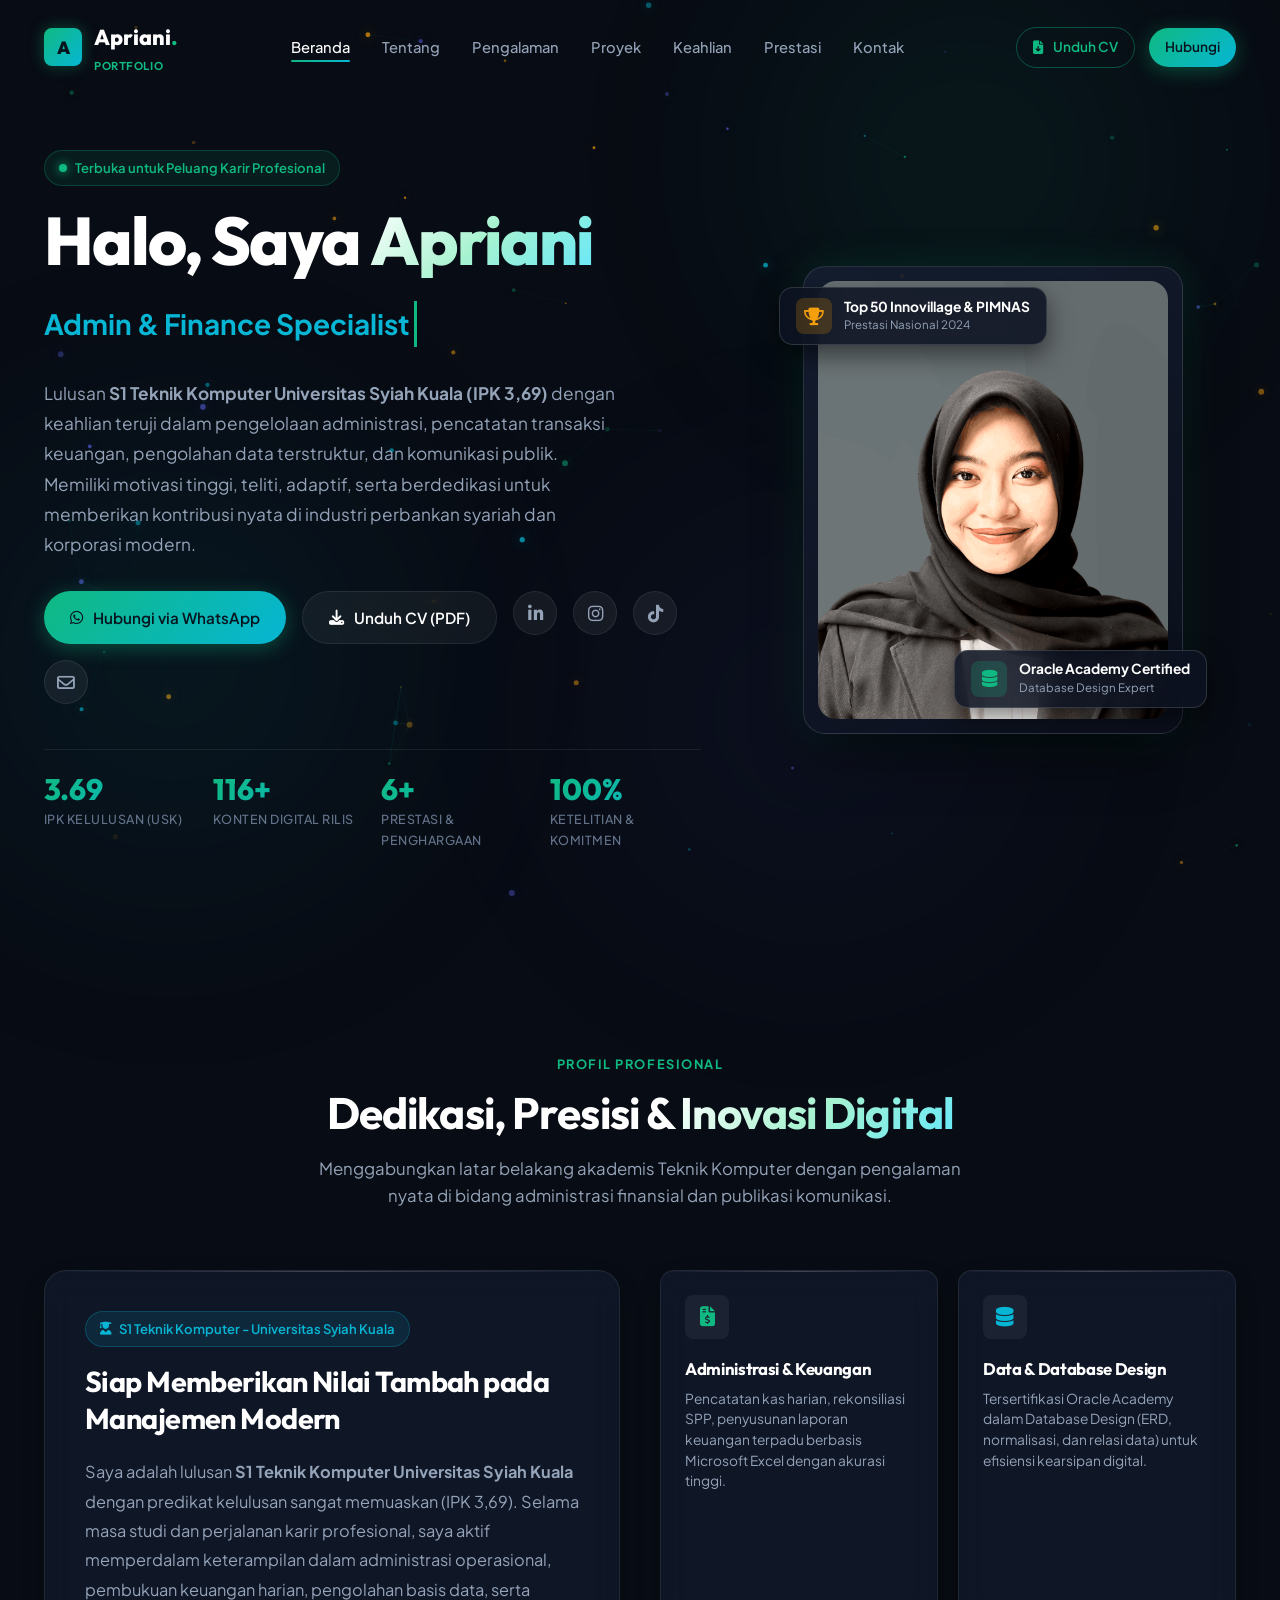
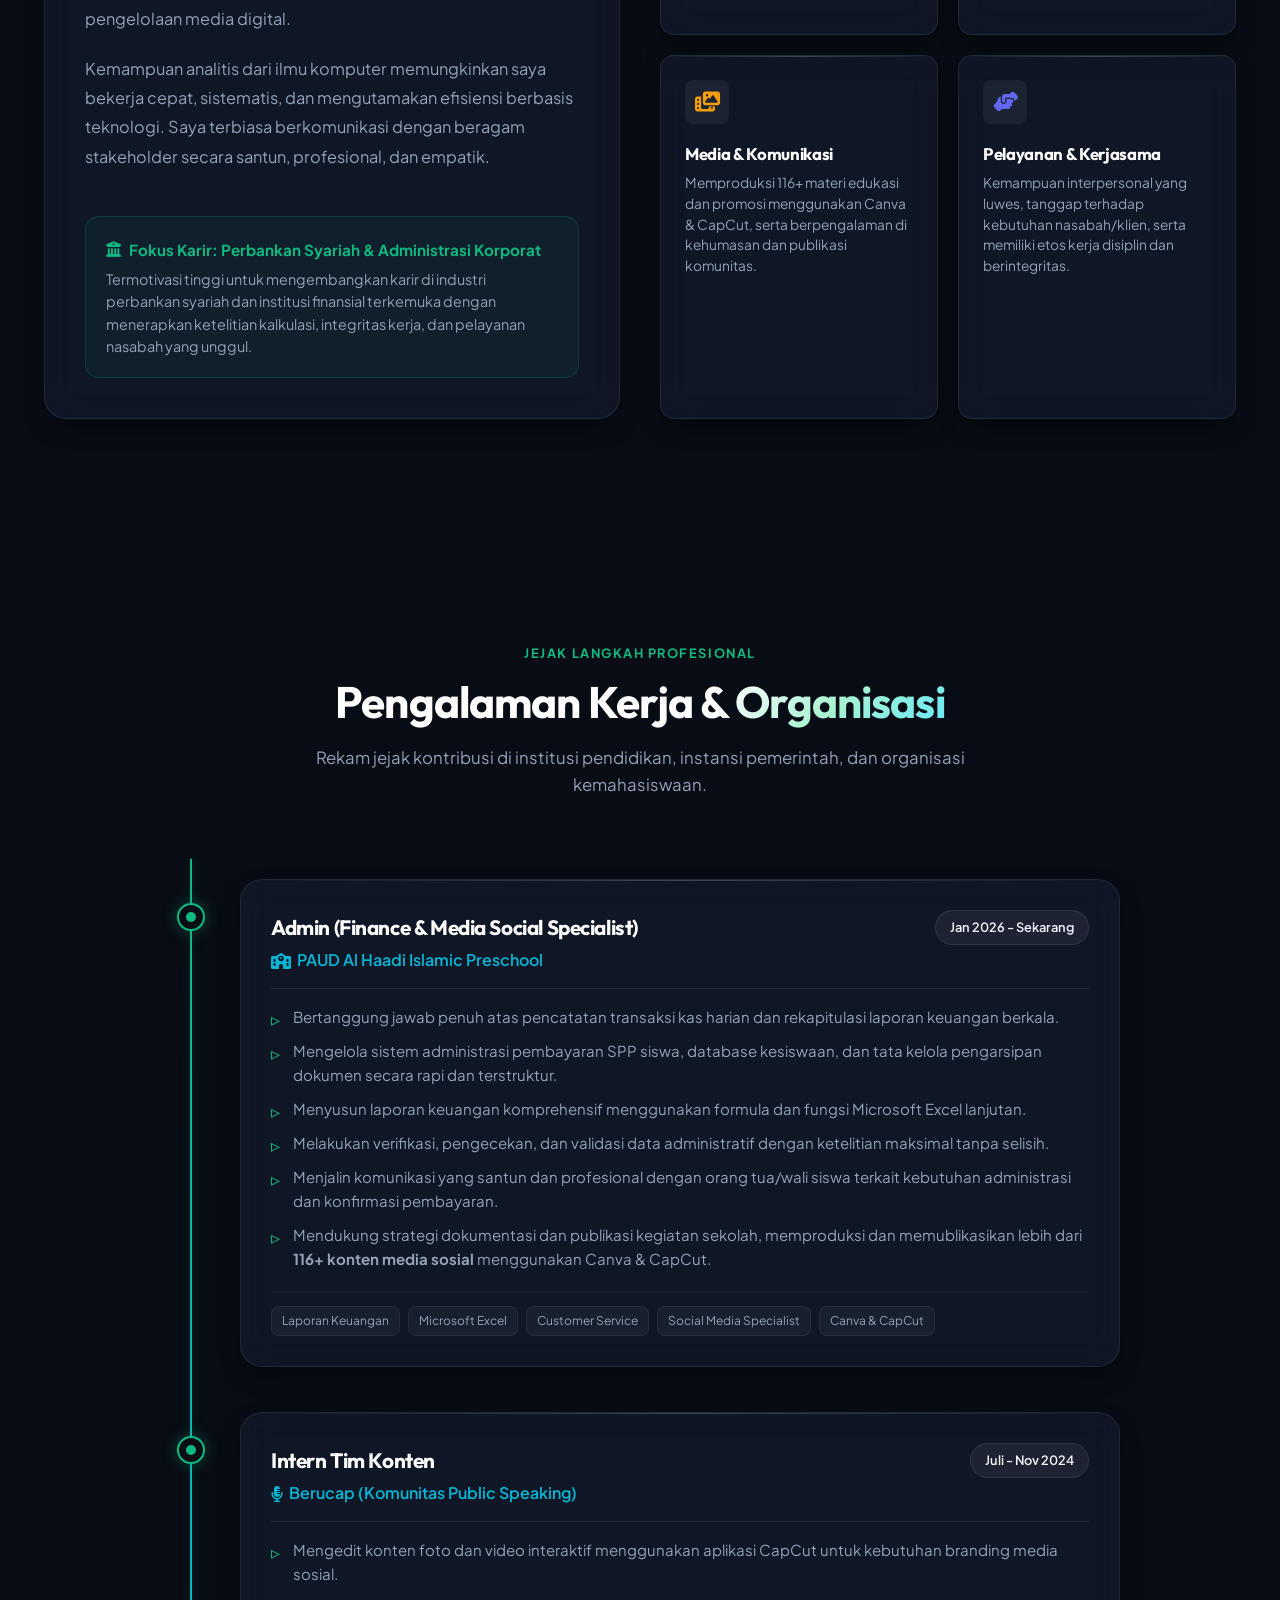
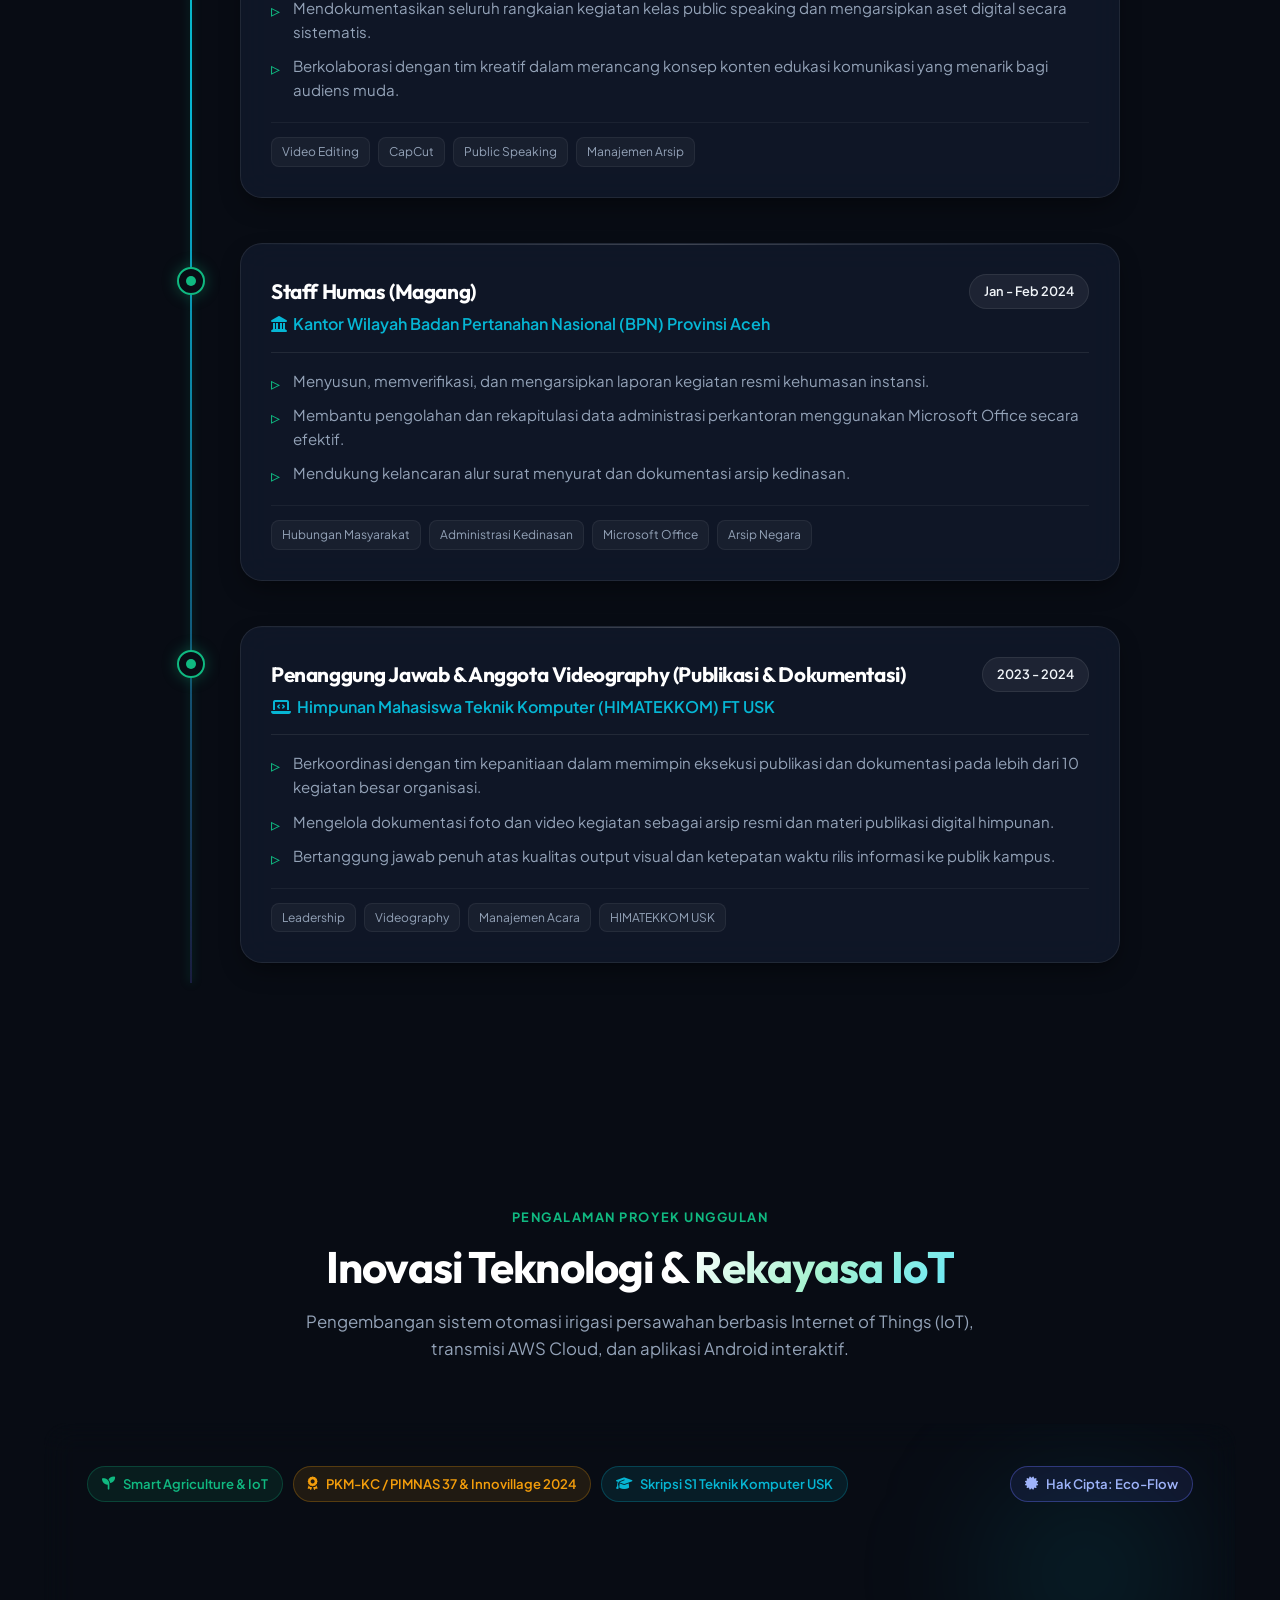
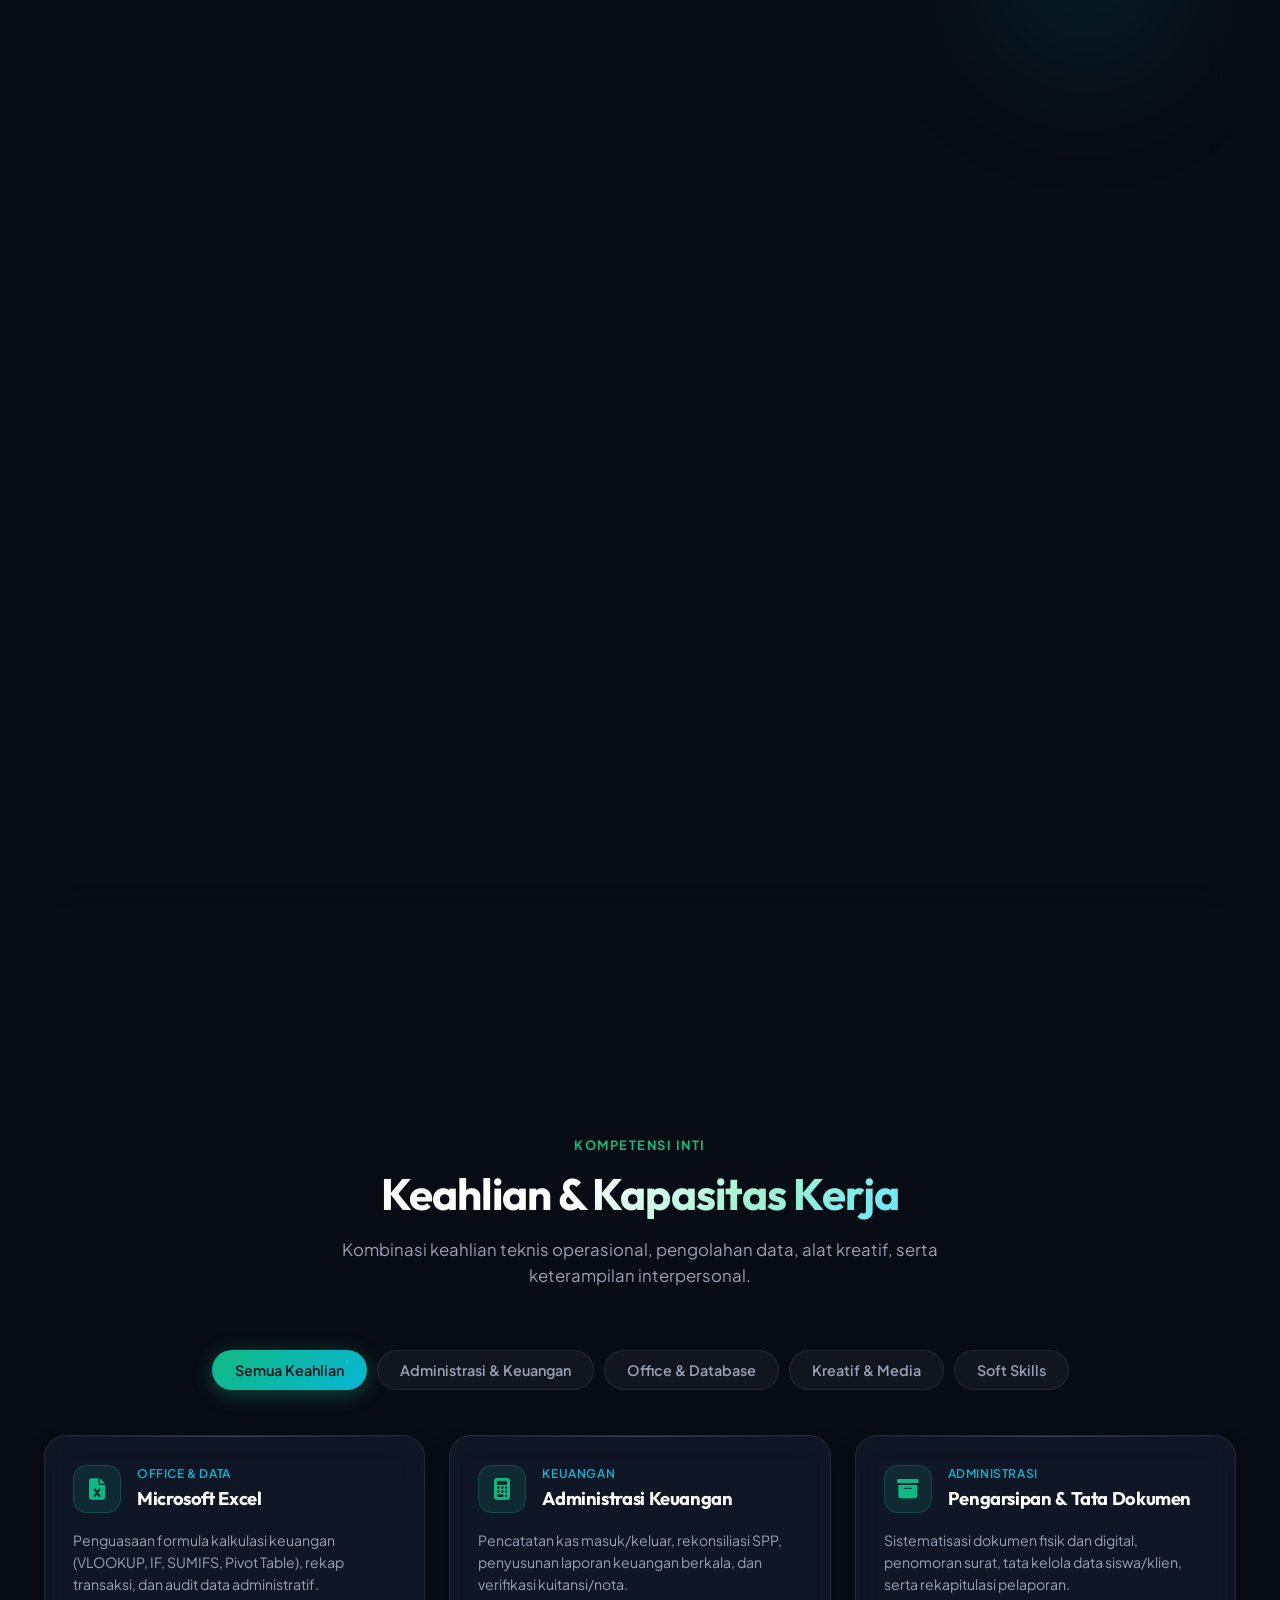
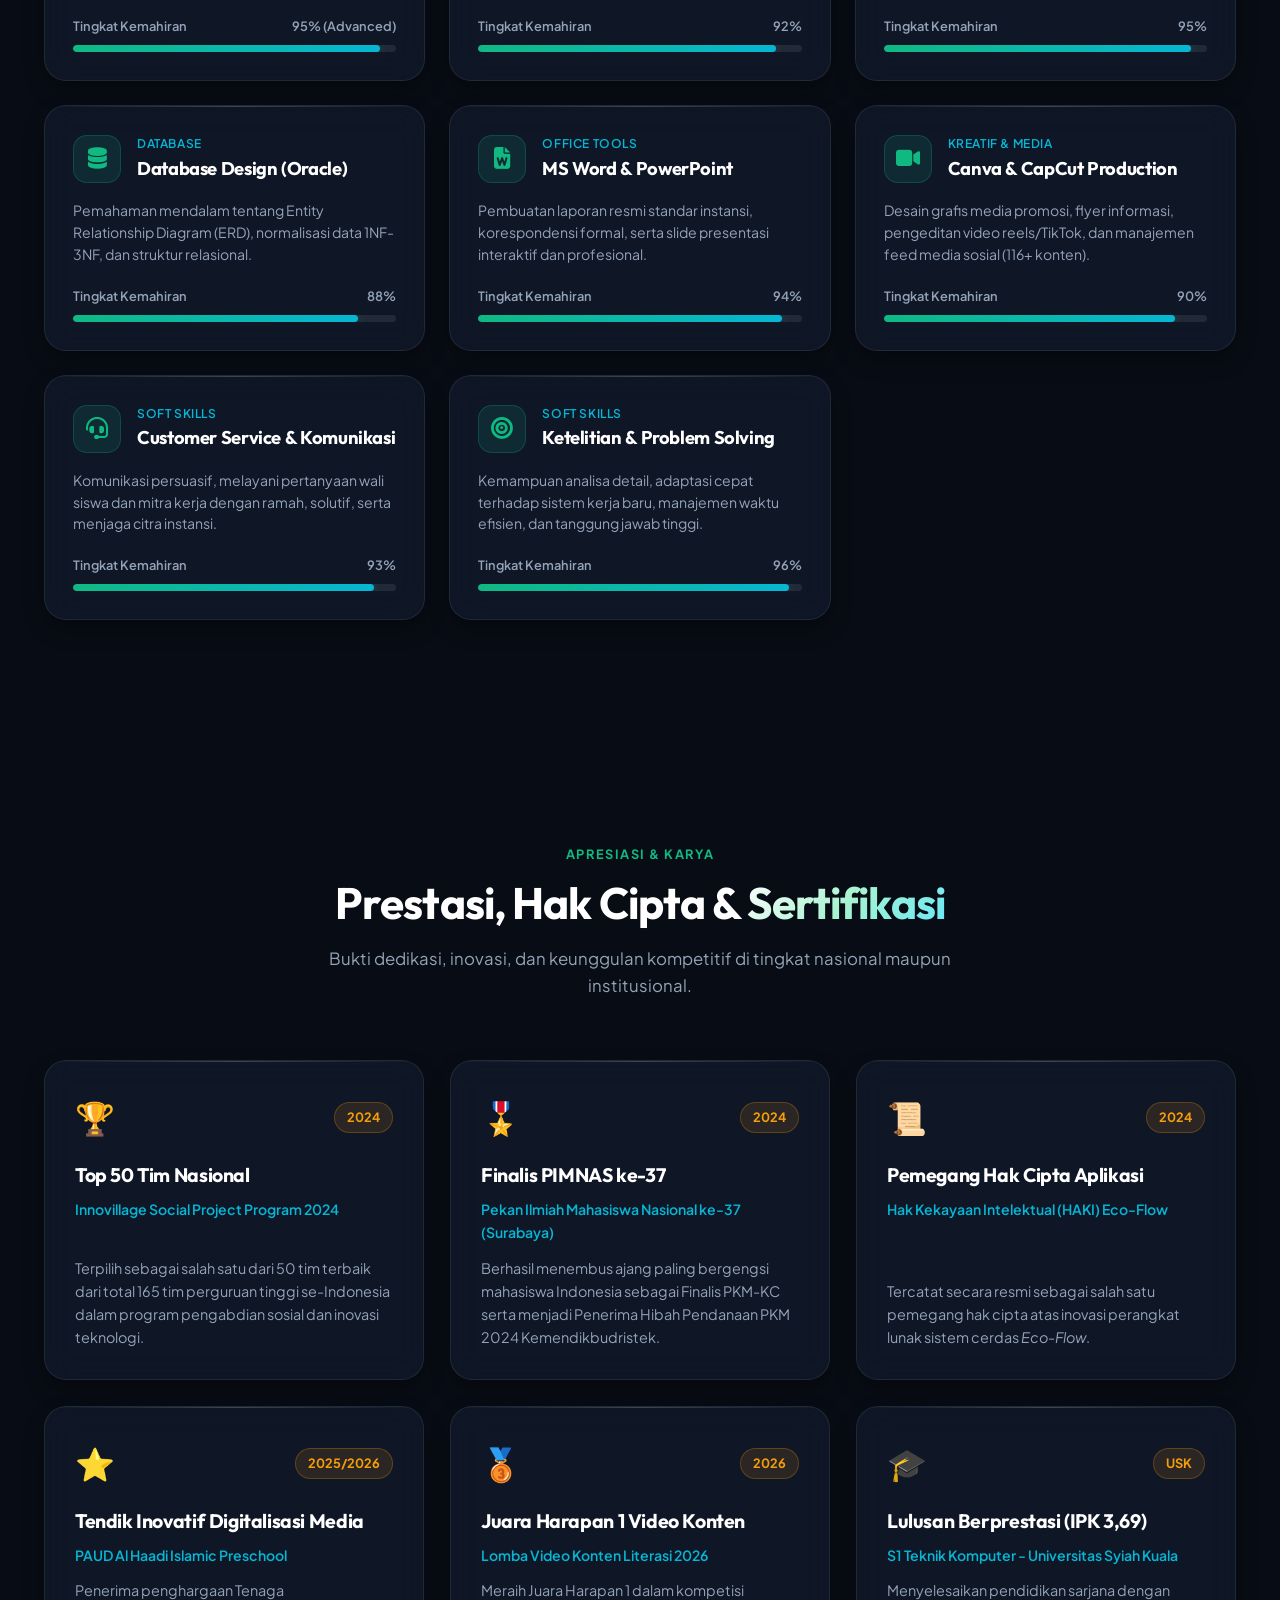
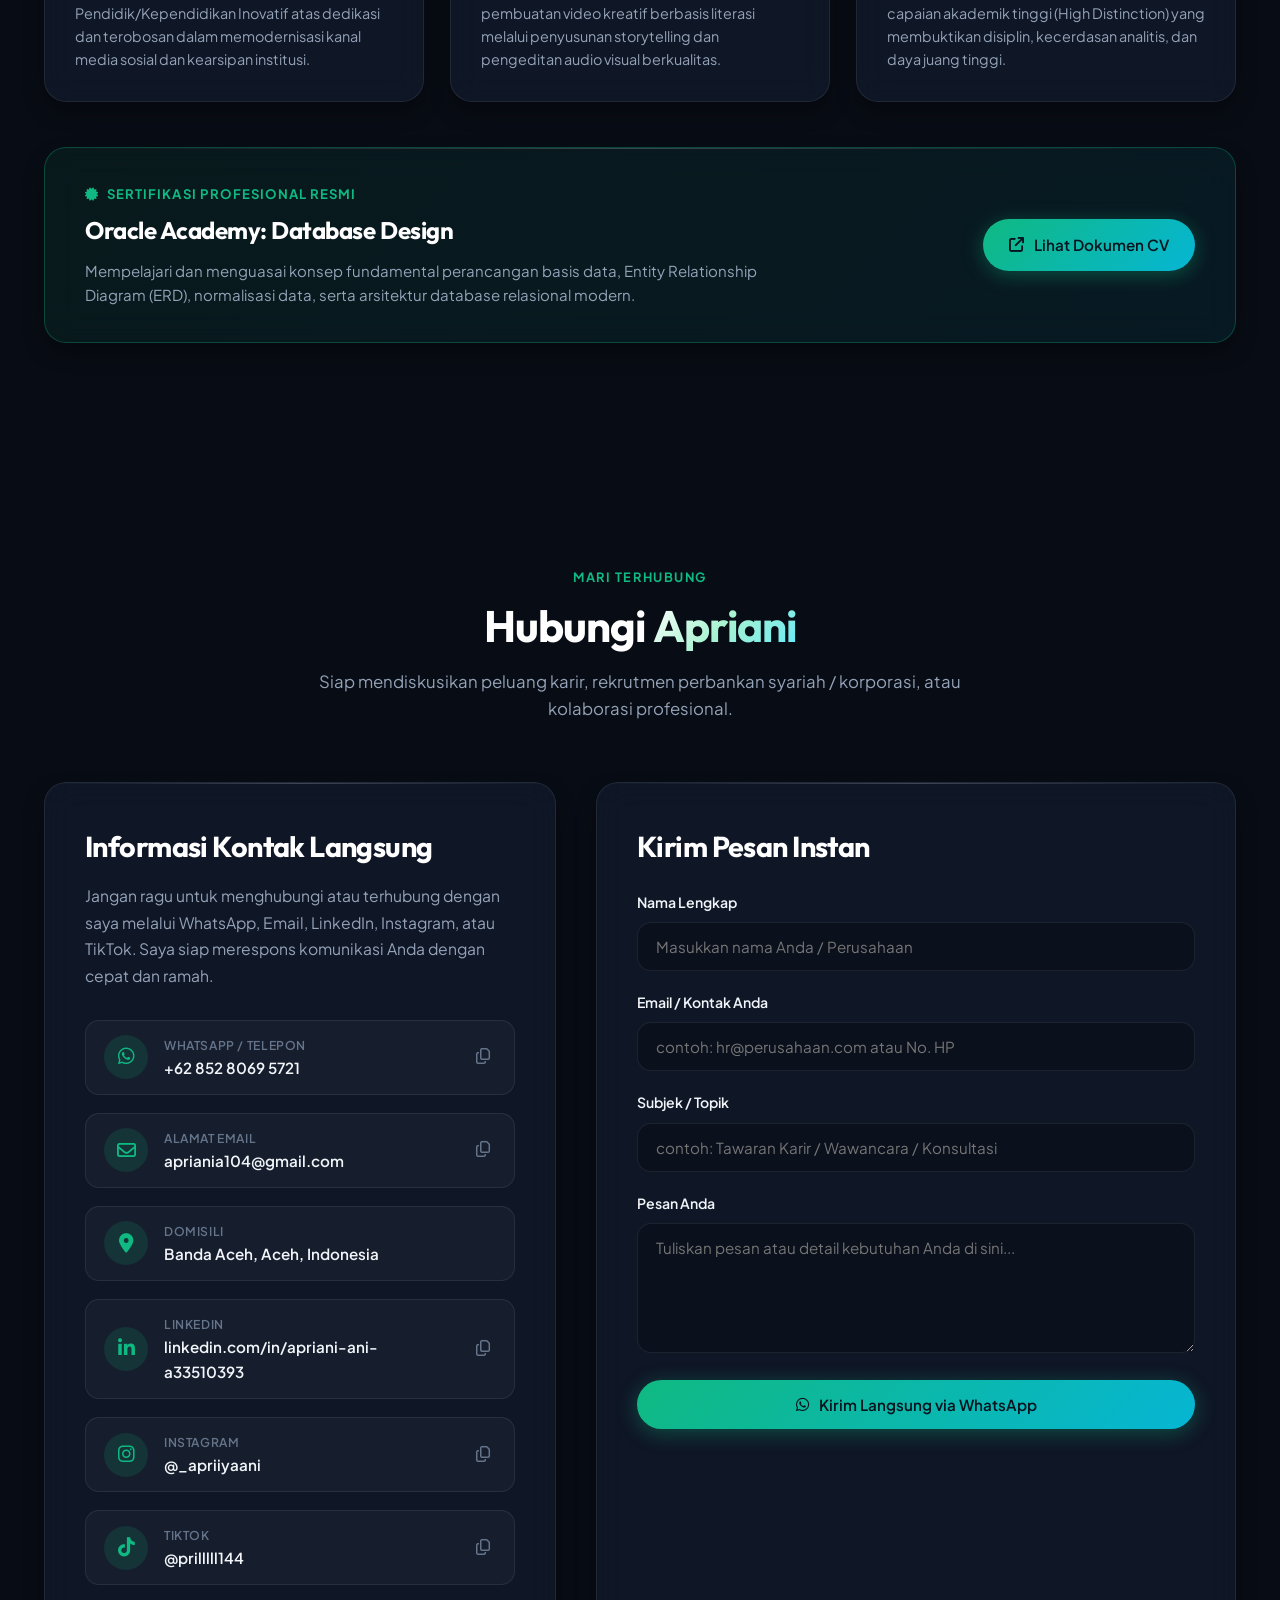
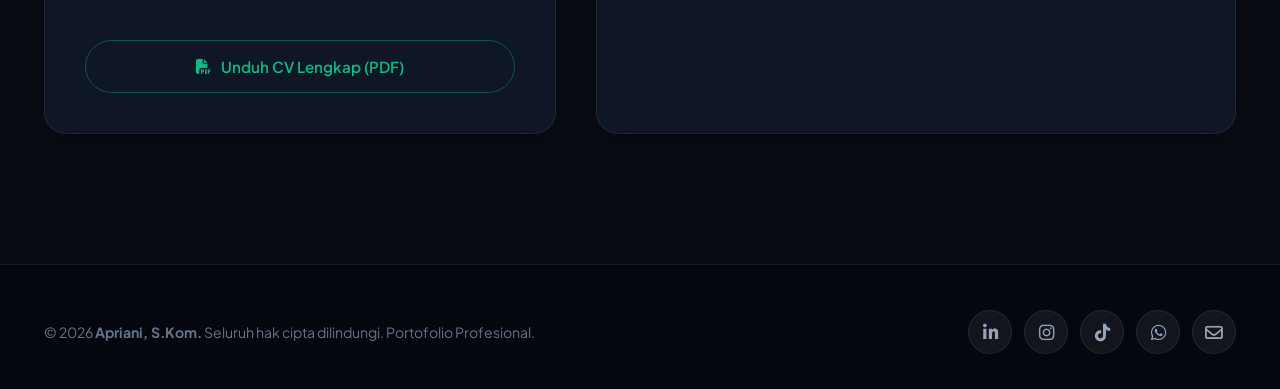
<file: public/apriani/index.html>
<!DOCTYPE html>
<html lang="id">
<head>
    <meta charset="UTF-8">
    <meta name="viewport" content="width=device-width, initial-scale=1.0">
    <title>Apriani, S.Kom. | Portofolio Profesional - Finance, Administration & Digital Specialist</title>
    
    <!-- SEO & Meta Tags -->
    <meta name="description" content="Portofolio resmi Apriani, S.Kom. - Lulusan S1 Teknik Komputer Universitas Syiah Kuala (IPK 3.69) berpengalaman dalam Administrasi, Keuangan, Pengolahan Data, dan Media Sosial.">
    <meta name="keywords" content="Apriani, Portofolio Apriani, Administrasi Keuangan, Teknik Komputer USK, Perbankan Syariah, Media Specialist, PAUD Al Haadi, BPN Aceh, PIMNAS, Innovillage, Eco-Flow">
    <meta name="author" content="Apriani, S.Kom.">
    
    <!-- Favicon -->
    <link rel="icon" type="image/png" href="favicon.png">
    <link rel="apple-touch-icon" href="favicon.png">
    <link rel="shortcut icon" href="favicon.png" type="image/png">

    <!-- OpenGraph & Social Sharing -->
    <meta property="og:title" content="Apriani, S.Kom. | Portofolio Profesional">
    <meta property="og:description" content="Portofolio resmi Apriani - Admin & Finance Specialist, Computer Science Graduate USK (IPK 3.69).">
    <meta property="og:image" content="profil.png">
    <meta property="og:type" content="website">

    <!-- Google Fonts -->
    <link rel="preconnect" href="https://fonts.googleapis.com">
    <link rel="preconnect" href="https://fonts.gstatic.com" crossorigin>
    <link href="https://fonts.googleapis.com/css2?family=Outfit:wght@400;500;600;700;800;900&family=Plus+Jakarta+Sans:wght@300;400;500;600;700;800&display=swap" rel="stylesheet">
    
    <!-- FontAwesome Icons -->
    <link rel="stylesheet" href="https://cdnjs.cloudflare.com/ajax/libs/font-awesome/6.5.1/css/all.min.css">
    
    <!-- Stylesheet -->
    <link rel="stylesheet" href="css/style.css">
</head>
<body>

    <!-- Parallax Ambient Canvas & Glow Orbs -->
    <canvas id="particles-canvas"></canvas>
    <div class="ambient-glow ambient-glow-1"></div>
    <div class="ambient-glow ambient-glow-2"></div>
    <div class="ambient-glow ambient-glow-3"></div>

    <!-- ==========================================================================
       HEADER & NAVIGATION
       ========================================================================== -->
    <header class="header-nav" id="header-nav">
        <div class="container nav-container">
            <a href="#hero" class="brand-logo">
                <div class="brand-logo-icon">A</div>
                <div>
                    <div>Apriani<span style="color: var(--accent-emerald);">.</span></div>
                    <span class="brand-title-sub">PORTFOLIO</span>
                </div>
            </a>

            <ul class="nav-menu" id="nav-menu">
                <li><a href="#hero" class="nav-link active">Beranda</a></li>
                <li><a href="#about" class="nav-link">Tentang</a></li>
                <li><a href="#experience" class="nav-link">Pengalaman</a></li>
                <li><a href="#projects" class="nav-link">Proyek</a></li>
                <li><a href="#skills" class="nav-link">Keahlian</a></li>
                <li><a href="#achievements" class="nav-link">Prestasi</a></li>
                <li><a href="#contact" class="nav-link">Kontak</a></li>
            </ul>

            <div class="nav-actions">
                <a href="CV Apriani.pdf" download class="btn btn-outline-emerald btn-sm">
                    <i class="fa-solid fa-file-arrow-down"></i>
                    <span>Unduh CV</span>
                </a>
                <a href="#contact" class="btn btn-primary btn-sm">
                    <span>Hubungi</span>
                </a>
                <button class="mobile-toggle" id="mobile-toggle" aria-label="Toggle Menu">
                    <i class="fa-solid fa-bars"></i>
                </button>
            </div>
        </div>
    </header>

    <!-- ==========================================================================
       HERO SECTION
       ========================================================================== -->
    <section class="hero-section" id="hero">
        <div class="container">
            <div class="hero-grid">
                
                <!-- Left: Hero Text Content -->
                <div class="hero-content">
                    <div class="hero-greeting">
                        <div class="badge-pill">
                            <span class="pulse-dot"></span>
                            <span>Terbuka untuk Peluang Karir Profesional</span>
                        </div>
                    </div>

                    <h1 class="hero-name">
                        Halo, Saya <span class="gradient-text">Apriani</span>
                    </h1>

                    <div class="hero-title-typewriter">
                        <span class="typewriter-text" id="typewriter"></span>
                    </div>

                    <p class="hero-bio">
                        Lulusan <strong>S1 Teknik Komputer Universitas Syiah Kuala (IPK 3,69)</strong> dengan keahlian teruji dalam 
                        pengelolaan administrasi, pencatatan transaksi keuangan, pengolahan data terstruktur, dan komunikasi publik. 
                        Memiliki motivasi tinggi, teliti, adaptif, serta berdedikasi untuk memberikan kontribusi nyata di industri perbankan syariah dan korporasi modern.
                    </p>

                    <div class="hero-cta-group">
                        <a href="https://wa.me/6285280695721?text=Halo%20Apriani,%20saya%20tertarik%20dengan%20profil%20dan%20portofolio%20Anda." target="_blank" rel="noopener noreferrer" class="btn btn-primary">
                            <i class="fa-brands fa-whatsapp"></i>
                            <span>Hubungi via WhatsApp</span>
                        </a>
                        <a href="CV Apriani.pdf" download class="btn btn-secondary">
                            <i class="fa-solid fa-download"></i>
                            <span>Unduh CV (PDF)</span>
                        </a>
                        <a href="https://www.linkedin.com/in/apriani-ani-a33510393" target="_blank" rel="noopener noreferrer" class="btn btn-icon" title="LinkedIn Profile">
                            <i class="fa-brands fa-linkedin-in"></i>
                        </a>
                        <a href="https://www.instagram.com/_apriiyaani" target="_blank" rel="noopener noreferrer" class="btn btn-icon" title="Instagram Profile">
                            <i class="fa-brands fa-instagram"></i>
                        </a>
                        <a href="https://www.tiktok.com/@prilllll144" target="_blank" rel="noopener noreferrer" class="btn btn-icon" title="TikTok Profile">
                            <i class="fa-brands fa-tiktok"></i>
                        </a>
                        <a href="mailto:apriania104@gmail.com" class="btn btn-icon" title="Kirim Email">
                            <i class="fa-regular fa-envelope"></i>
                        </a>
                    </div>

                    <!-- Live Stats Bar -->
                    <div class="hero-stats-row">
                        <div class="stat-item">
                            <div class="stat-number gradient-accent counter-val" data-target="3.69">0</div>
                            <div class="stat-label">IPK Kelulusan (USK)</div>
                        </div>
                        <div class="stat-item">
                            <div class="stat-number gradient-accent counter-val" data-target="116" data-suffix="+">0</div>
                            <div class="stat-label">Konten Digital Rilis</div>
                        </div>
                        <div class="stat-item">
                            <div class="stat-number gradient-accent counter-val" data-target="6" data-suffix="+">0</div>
                            <div class="stat-label">Prestasi & Penghargaan</div>
                        </div>
                        <div class="stat-item">
                            <div class="stat-number gradient-accent counter-val" data-target="100" data-suffix="%">0</div>
                            <div class="stat-label">Ketelitian & Komitmen</div>
                        </div>
                    </div>
                </div>

                <!-- Right: 3D Interactive Portrait Card -->
                <div class="hero-image-wrapper">
                    <div class="profile-card-3d tilt-card">
                        
                        <!-- Floating Parallax Badges -->
                        <div class="floating-badge badge-top-left">
                            <div class="floating-badge-icon icon-bg-amber">
                                <i class="fa-solid fa-trophy"></i>
                            </div>
                            <div>
                                <div class="badge-text-title">Top 50 Innovillage & PIMNAS</div>
                                <div class="badge-text-sub">Prestasi Nasional 2024</div>
                            </div>
                        </div>

                        <div class="floating-badge badge-bottom-right">
                            <div class="floating-badge-icon icon-bg-emerald">
                                <i class="fa-solid fa-database"></i>
                            </div>
                            <div>
                                <div class="badge-text-title">Oracle Academy Certified</div>
                                <div class="badge-text-sub">Database Design Expert</div>
                            </div>
                        </div>

                        <div class="profile-img-container">
                            <img src="profil.png" alt="Foto Profil Apriani, S.Kom." loading="eager">
                        </div>
                    </div>
                </div>

            </div>
        </div>
    </section>

    <!-- ==========================================================================
       ABOUT SECTION
       ========================================================================== -->
    <section class="about-section" id="about">
        <div class="container">
            <div class="section-header">
                <span class="section-tag">Profil Profesional</span>
                <h2 class="section-title">Dedikasi, Presisi & <span class="gradient-text">Inovasi Digital</span></h2>
                <p class="section-subtitle">Menggabungkan latar belakang akademis Teknik Komputer dengan pengalaman nyata di bidang administrasi finansial dan publikasi komunikasi.</p>
            </div>

            <div class="about-grid">
                
                <!-- Main About Card -->
                <div class="glass-card about-main-card tilt-card">
                    <div>
                        <div class="badge-pill badge-pill-cyan" style="margin-bottom: 16px;">
                            <i class="fa-solid fa-user-graduate"></i>
                            <span>S1 Teknik Komputer - Universitas Syiah Kuala</span>
                        </div>
                        <h3 class="about-intro-title">Siap Memberikan Nilai Tambah pada Manajemen Modern</h3>
                        <p class="about-text">
                            Saya adalah lulusan <strong>S1 Teknik Komputer Universitas Syiah Kuala</strong> dengan predikat kelulusan sangat memuaskan (IPK 3,69). Selama masa studi dan perjalanan karir profesional, saya aktif memperdalam keterampilan dalam administrasi operasional, pembukuan keuangan harian, pengolahan basis data, serta pengelolaan media digital.
                        </p>
                        <p class="about-text">
                            Kemampuan analitis dari ilmu komputer memungkinkan saya bekerja cepat, sistematis, dan mengutamakan efisiensi berbasis teknologi. Saya terbiasa berkomunikasi dengan beragam stakeholder secara santun, profesional, dan empatik.
                        </p>
                    </div>

                    <div class="career-vision-box">
                        <div class="vision-title">
                            <i class="fa-solid fa-building-columns"></i>
                            <span>Fokus Karir: Perbankan Syariah & Administrasi Korporat</span>
                        </div>
                        <p class="vision-desc">
                            Termotivasi tinggi untuk mengembangkan karir di industri perbankan syariah dan institusi finansial terkemuka dengan menerapkan ketelitian kalkulasi, integritas kerja, dan pelayanan nasabah yang unggul.
                        </p>
                    </div>
                </div>

                <!-- 4 Highlight Pillar Cards -->
                <div class="about-highlights-grid">
                    <div class="highlight-box glass-card tilt-card">
                        <div class="highlight-icon-wrap" style="color: var(--accent-emerald);">
                            <i class="fa-solid fa-file-invoice-dollar"></i>
                        </div>
                        <h4 class="highlight-title">Administrasi & Keuangan</h4>
                        <p class="highlight-desc">Pencatatan kas harian, rekonsiliasi SPP, penyusunan laporan keuangan terpadu berbasis Microsoft Excel dengan akurasi tinggi.</p>
                    </div>

                    <div class="highlight-box glass-card tilt-card">
                        <div class="highlight-icon-wrap" style="color: var(--accent-cyan);">
                            <i class="fa-solid fa-database"></i>
                        </div>
                        <h4 class="highlight-title">Data & Database Design</h4>
                        <p class="highlight-desc">Tersertifikasi Oracle Academy dalam Database Design (ERD, normalisasi, dan relasi data) untuk efisiensi kearsipan digital.</p>
                    </div>

                    <div class="highlight-box glass-card tilt-card">
                        <div class="highlight-icon-wrap" style="color: var(--accent-amber);">
                            <i class="fa-solid fa-photo-film"></i>
                        </div>
                        <h4 class="highlight-title">Media & Komunikasi</h4>
                        <p class="highlight-desc">Memproduksi 116+ materi edukasi dan promosi menggunakan Canva & CapCut, serta berpengalaman di kehumasan dan publikasi komunitas.</p>
                    </div>

                    <div class="highlight-box glass-card tilt-card">
                        <div class="highlight-icon-wrap" style="color: var(--accent-indigo);">
                            <i class="fa-solid fa-handshake-angle"></i>
                        </div>
                        <h4 class="highlight-title">Pelayanan & Kerjasama</h4>
                        <p class="highlight-desc">Kemampuan interpersonal yang luwes, tanggap terhadap kebutuhan nasabah/klien, serta memiliki etos kerja disiplin dan berintegritas.</p>
                    </div>
                </div>

            </div>
        </div>
    </section>

    <!-- ==========================================================================
       EXPERIENCE SECTION (TIMELINE)
       ========================================================================== -->
    <section class="experience-section" id="experience">
        <div class="container">
            <div class="section-header">
                <span class="section-tag">Jejak Langkah Profesional</span>
                <h2 class="section-title">Pengalaman Kerja & <span class="gradient-text">Organisasi</span></h2>
                <p class="section-subtitle">Rekam jejak kontribusi di institusi pendidikan, instansi pemerintah, dan organisasi kemahasiswaan.</p>
            </div>

            <div class="timeline">
                
                <!-- Experience Item 1 -->
                <div class="timeline-item">
                    <div class="timeline-marker">
                        <div class="timeline-marker-inner"></div>
                    </div>
                    <div class="glass-card timeline-card tilt-card">
                        <div class="timeline-header">
                            <div>
                                <h3 class="timeline-role">Admin (Finance & Media Social Specialist)</h3>
                                <div class="timeline-company">
                                    <i class="fa-solid fa-school"></i>
                                    <span>PAUD Al Haadi Islamic Preschool</span>
                                </div>
                            </div>
                            <span class="timeline-date-badge">Jan 2026 - Sekarang</span>
                        </div>
                        <ul class="timeline-points">
                            <li>Bertanggung jawab penuh atas pencatatan transaksi kas harian dan rekapitulasi laporan keuangan berkala.</li>
                            <li>Mengelola sistem administrasi pembayaran SPP siswa, database kesiswaan, dan tata kelola pengarsipan dokumen secara rapi dan terstruktur.</li>
                            <li>Menyusun laporan keuangan komprehensif menggunakan formula dan fungsi Microsoft Excel lanjutan.</li>
                            <li>Melakukan verifikasi, pengecekan, dan validasi data administratif dengan ketelitian maksimal tanpa selisih.</li>
                            <li>Menjalin komunikasi yang santun dan profesional dengan orang tua/wali siswa terkait kebutuhan administrasi dan konfirmasi pembayaran.</li>
                            <li>Mendukung strategi dokumentasi dan publikasi kegiatan sekolah, memproduksi dan memublikasikan lebih dari <strong>116+ konten media sosial</strong> menggunakan Canva & CapCut.</li>
                        </ul>
                        <div class="timeline-tags">
                            <span class="timeline-tag">Laporan Keuangan</span>
                            <span class="timeline-tag">Microsoft Excel</span>
                            <span class="timeline-tag">Customer Service</span>
                            <span class="timeline-tag">Social Media Specialist</span>
                            <span class="timeline-tag">Canva & CapCut</span>
                        </div>
                    </div>
                </div>

                <!-- Experience Item 2 -->
                <div class="timeline-item">
                    <div class="timeline-marker">
                        <div class="timeline-marker-inner"></div>
                    </div>
                    <div class="glass-card timeline-card tilt-card">
                        <div class="timeline-header">
                            <div>
                                <h3 class="timeline-role">Intern Tim Konten</h3>
                                <div class="timeline-company">
                                    <i class="fa-solid fa-microphone-lines"></i>
                                    <span>Berucap (Komunitas Public Speaking)</span>
                                </div>
                            </div>
                            <span class="timeline-date-badge">Juli - Nov 2024</span>
                        </div>
                        <ul class="timeline-points">
                            <li>Mengedit konten foto dan video interaktif menggunakan aplikasi CapCut untuk kebutuhan branding media sosial.</li>
                            <li>Mendokumentasikan seluruh rangkaian kegiatan kelas public speaking dan mengarsipkan aset digital secara sistematis.</li>
                            <li>Berkolaborasi dengan tim kreatif dalam merancang konsep konten edukasi komunikasi yang menarik bagi audiens muda.</li>
                        </ul>
                        <div class="timeline-tags">
                            <span class="timeline-tag">Video Editing</span>
                            <span class="timeline-tag">CapCut</span>
                            <span class="timeline-tag">Public Speaking</span>
                            <span class="timeline-tag">Manajemen Arsip</span>
                        </div>
                    </div>
                </div>

                <!-- Experience Item 3 -->
                <div class="timeline-item">
                    <div class="timeline-marker">
                        <div class="timeline-marker-inner"></div>
                    </div>
                    <div class="glass-card timeline-card tilt-card">
                        <div class="timeline-header">
                            <div>
                                <h3 class="timeline-role">Staff Humas (Magang)</h3>
                                <div class="timeline-company">
                                    <i class="fa-solid fa-landmark"></i>
                                    <span>Kantor Wilayah Badan Pertanahan Nasional (BPN) Provinsi Aceh</span>
                                </div>
                            </div>
                            <span class="timeline-date-badge">Jan - Feb 2024</span>
                        </div>
                        <ul class="timeline-points">
                            <li>Menyusun, memverifikasi, dan mengarsipkan laporan kegiatan resmi kehumasan instansi.</li>
                            <li>Membantu pengolahan dan rekapitulasi data administrasi perkantoran menggunakan Microsoft Office secara efektif.</li>
                            <li>Mendukung kelancaran alur surat menyurat dan dokumentasi arsip kedinasan.</li>
                        </ul>
                        <div class="timeline-tags">
                            <span class="timeline-tag">Hubungan Masyarakat</span>
                            <span class="timeline-tag">Administrasi Kedinasan</span>
                            <span class="timeline-tag">Microsoft Office</span>
                            <span class="timeline-tag">Arsip Negara</span>
                        </div>
                    </div>
                </div>

                <!-- Experience Item 4 -->
                <div class="timeline-item">
                    <div class="timeline-marker">
                        <div class="timeline-marker-inner"></div>
                    </div>
                    <div class="glass-card timeline-card tilt-card">
                        <div class="timeline-header">
                            <div>
                                <h3 class="timeline-role">Penanggung Jawab & Anggota Videography (Publikasi & Dokumentasi)</h3>
                                <div class="timeline-company">
                                    <i class="fa-solid fa-laptop-code"></i>
                                    <span>Himpunan Mahasiswa Teknik Komputer (HIMATEKKOM) FT USK</span>
                                </div>
                            </div>
                            <span class="timeline-date-badge">2023 - 2024</span>
                        </div>
                        <ul class="timeline-points">
                            <li>Berkoordinasi dengan tim kepanitiaan dalam memimpin eksekusi publikasi dan dokumentasi pada lebih dari 10 kegiatan besar organisasi.</li>
                            <li>Mengelola dokumentasi foto dan video kegiatan sebagai arsip resmi dan materi publikasi digital himpunan.</li>
                            <li>Bertanggung jawab penuh atas kualitas output visual dan ketepatan waktu rilis informasi ke publik kampus.</li>
                        </ul>
                        <div class="timeline-tags">
                            <span class="timeline-tag">Leadership</span>
                            <span class="timeline-tag">Videography</span>
                            <span class="timeline-tag">Manajemen Acara</span>
                            <span class="timeline-tag">HIMATEKKOM USK</span>
                        </div>
                    </div>
                </div>

            </div>
        </div>
    </section>

    <!-- ==========================================================================
       PROJECTS & ENGINEERING SECTION (PENGALAMAN PROYEK)
       ========================================================================== -->
    <section class="projects-section" id="projects">
        <div class="container">
            <div class="section-header">
                <span class="section-tag">Pengalaman Proyek Unggulan</span>
                <h2 class="section-title">Inovasi Teknologi & <span class="gradient-text">Rekayasa IoT</span></h2>
                <p class="section-subtitle">Pengembangan sistem otomasi irigasi persawahan berbasis Internet of Things (IoT), transmisi AWS Cloud, dan aplikasi Android interaktif.</p>
            </div>

            <!-- Main Feature Project Card -->
            <div class="glass-card project-feature-card tilt-card">
                
                <div class="project-header-top">
                    <div class="project-badges-group">
                        <span class="badge-pill">
                            <i class="fa-solid fa-seedling"></i>
                            <span>Smart Agriculture & IoT</span>
                        </span>
                        <span class="badge-pill badge-pill-amber">
                            <i class="fa-solid fa-award"></i>
                            <span>PKM-KC / PIMNAS 37 & Innovillage 2024</span>
                        </span>
                        <span class="badge-pill badge-pill-cyan">
                            <i class="fa-solid fa-graduation-cap"></i>
                            <span>Skripsi S1 Teknik Komputer USK</span>
                        </span>
                    </div>
                    <span class="badge-pill" style="border-color: rgba(99, 102, 241, 0.4); background: rgba(99, 102, 241, 0.1); color: #a5b4fc;">
                        <i class="fa-solid fa-certificate"></i>
                        <span>Hak Cipta: Eco-Flow</span>
                    </span>
                </div>

                <h3 class="project-main-title">
                    Sistem Monitoring dan Pengangkatan Sampah Berbasis Internet of Things (IoT) pada Saluran Irigasi Persawahan
                </h3>

                <p class="project-summary-text">
                    Solusi terintegrasi untuk menjaga kelancaran debit air dan kebersihan saluran irigasi persawahan secara cerdas dan otomatis. Proyek ini menggabungkan rekayasa perangkat keras mikrokontroler ESP32, arsitektur *cloud backend* AWS untuk penanganan data telemetri, serta antarmuka aplikasi Android mobile sebagai pusat monitoring dan kendali jarak jauh.
                </p>

                <!-- Dual Phase Breakdown Grid -->
                <div class="project-phases-grid">
                    
                    <!-- Phase 1 Card -->
                    <div class="project-phase-card">
                        <div>
                            <div class="phase-header">
                                <span class="phase-badge phase-badge-1">
                                    <i class="fa-solid fa-trophy"></i>
                                    <span>Fase 1: Riset & Prestasi Nasional</span>
                                </span>
                                <h4 class="phase-title">Pengembangan Project – PKM-KC / PIMNAS ke-37 & Innovillage Social Project 2024</h4>
                            </div>

                            <ul class="phase-points">
                                <li><strong>Pengembangan Sistem Otomatis:</strong> Berkontribusi dalam rancang bangun sistem monitoring dan pengangkatan sampah otomatis menggunakan mikrokontroler <strong>ESP32</strong> pada saluran irigasi persawahan.</li>
                                <li><strong>Perancangan Desain Aplikasi:</strong> Berperan dalam perancangan desain antarmuka aplikasi (UI) sebagai bagian integral dari sistem pemantauan visual.</li>
                                <li><strong>Manajemen Keuangan & Kearsipan:</strong> Bertanggung jawab penuh dalam penyusunan laporan keuangan anggaran hibah dan dokumentasi project secara transparan dan akuntabel.</li>
                                <li><strong>Kolaborasi Tim:</strong> Berkolaborasi secara intensif bersama tim lintas fungsi dalam proses pengujian teknis lapangan dan penyempurnaan sistem.</li>
                            </ul>
                        </div>

                        <div class="project-tech-tags">
                            <span class="tech-tag-pill">ESP32</span>
                            <span class="tech-tag-pill">IoT Automation</span>
                            <span class="tech-tag-pill">UI Design</span>
                            <span class="tech-tag-pill">Laporan Keuangan</span>
                            <span class="tech-tag-pill">Dokumentasi Proyek</span>
                            <span class="tech-tag-pill">PIMNAS 37</span>
                        </div>
                    </div>

                    <!-- Phase 2 Card -->
                    <div class="project-phase-card">
                        <div>
                            <div class="phase-header">
                                <span class="phase-badge phase-badge-2">
                                    <i class="fa-solid fa-code-branch"></i>
                                    <span>Fase 2: Riset Lanjutan & Skripsi Sarjana</span>
                                </span>
                                <h4 class="phase-title">Pengembangan Lanjutan – Skripsi, Universitas Syiah Kuala</h4>
                            </div>

                            <ul class="phase-points">
                                <li><strong>Aplikasi Android Cerdas:</strong> Mengembangkan aplikasi Android khusus untuk monitoring berkala dan pengendalian operasional perangkat pengangkat sampah dari jarak jauh.</li>
                                <li><strong>Integrasi AWS Cloud:</strong> Mengimplementasikan proses pengambilan data telemetri dari <strong>AWS Cloud</strong> untuk menampilkan status real-time kondisi saluran dan perangkat pada aplikasi Android.</li>
                                <li><strong>Sinkronisasi Data End-to-End:</strong> Mengintegrasikan komunikasi data dua arah yang stabil antara <strong>Aplikasi Android</strong>, <strong>AWS Cloud</strong>, dan <strong>Perangkat ESP32</strong>.</li>
                                <li><strong>Evaluasi Usability Ilmiah (SUS):</strong> Melakukan evaluasi usability aplikasi menggunakan instrumen <strong>System Usability Scale (SUS)</strong> untuk menjamin efektivitas, efisiensi, dan kenyamanan pengguna.</li>
                            </ul>
                        </div>

                        <div class="project-tech-tags">
                            <span class="tech-tag-pill-cyan">Android App</span>
                            <span class="tech-tag-pill-cyan">AWS Cloud</span>
                            <span class="tech-tag-pill-cyan">ESP32 Integration</span>
                            <span class="tech-tag-pill-cyan">System Usability Scale (SUS)</span>
                            <span class="tech-tag-pill-cyan">Skripsi USK</span>
                        </div>
                    </div>

                </div>

                <!-- Bottom Impact Metrics -->
                <div class="project-impact-bar">
                    <div class="impact-item">
                        <div class="impact-icon">
                            <i class="fa-solid fa-microchip"></i>
                        </div>
                        <div>
                            <div class="impact-title">Hardware & Otomasi</div>
                            <div class="impact-sub">ESP32 & Sensor Cerdas</div>
                        </div>
                    </div>

                    <div class="impact-item">
                        <div class="impact-icon" style="background: rgba(6, 182, 212, 0.15); color: var(--accent-cyan);">
                            <i class="fa-solid fa-cloud-arrow-up"></i>
                        </div>
                        <div>
                            <div class="impact-title">Cloud & Android</div>
                            <div class="impact-sub">AWS Realtime Telemetry</div>
                        </div>
                    </div>

                    <div class="impact-item">
                        <div class="impact-icon" style="background: rgba(245, 158, 11, 0.15); color: var(--accent-amber);">
                            <i class="fa-solid fa-vial-circle-check"></i>
                        </div>
                        <div>
                            <div class="impact-title">Validasi Ilmiah</div>
                            <div class="impact-sub">Pengujian SUS & Skripsi USK</div>
                        </div>
                    </div>

                    <div class="impact-item">
                        <div class="impact-icon" style="background: rgba(99, 102, 241, 0.15); color: #a5b4fc;">
                            <i class="fa-solid fa-coins"></i>
                        </div>
                        <div>
                            <div class="impact-title">Finance & Dokumen</div>
                            <div class="impact-sub">Laporan Akuntabel Hibah</div>
                        </div>
                    </div>
                </div>

            </div>
        </div>
    </section>

    <!-- ==========================================================================
       SKILLS & EXPERTISE SECTION
       ========================================================================== -->
    <section class="skills-section" id="skills">
        <div class="container">
            <div class="section-header">
                <span class="section-tag">Kompetensi Inti</span>
                <h2 class="section-title">Keahlian & <span class="gradient-text">Kapasitas Kerja</span></h2>
                <p class="section-subtitle">Kombinasi keahlian teknis operasional, pengolahan data, alat kreatif, serta keterampilan interpersonal.</p>
            </div>

            <!-- Filter Navigation Tabs -->
            <div class="skills-filter-nav">
                <button class="skill-tab-btn active" data-filter="all">Semua Keahlian</button>
                <button class="skill-tab-btn" data-filter="admin-finance">Administrasi & Keuangan</button>
                <button class="skill-tab-btn" data-filter="data-office">Office & Database</button>
                <button class="skill-tab-btn" data-filter="creative">Kreatif & Media</button>
                <button class="skill-tab-btn" data-filter="softskills">Soft Skills</button>
            </div>

            <!-- Skills Grid -->
            <div class="skills-grid">
                
                <!-- Skill 1 -->
                <div class="glass-card skill-card skill-card-item tilt-card" data-category="data-office">
                    <div class="skill-card-top">
                        <div class="skill-icon-box">
                            <i class="fa-solid fa-file-excel"></i>
                        </div>
                        <div>
                            <div class="skill-card-category">Office & Data</div>
                            <h4 class="skill-card-title">Microsoft Excel</h4>
                        </div>
                    </div>
                    <p class="skill-card-desc">Penguasaan formula kalkulasi keuangan (VLOOKUP, IF, SUMIFS, Pivot Table), rekap transaksi, dan audit data administratif.</p>
                    <div class="skill-meter-wrap">
                        <div class="skill-meter-header">
                            <span>Tingkat Kemahiran</span>
                            <span>95% (Advanced)</span>
                        </div>
                        <div class="skill-meter-bar">
                            <div class="skill-meter-progress" data-level="95%"></div>
                        </div>
                    </div>
                </div>

                <!-- Skill 2 -->
                <div class="glass-card skill-card skill-card-item tilt-card" data-category="admin-finance">
                    <div class="skill-card-top">
                        <div class="skill-icon-box">
                            <i class="fa-solid fa-calculator"></i>
                        </div>
                        <div>
                            <div class="skill-card-category">Keuangan</div>
                            <h4 class="skill-card-title">Administrasi Keuangan</h4>
                        </div>
                    </div>
                    <p class="skill-card-desc">Pencatatan kas masuk/keluar, rekonsiliasi SPP, penyusunan laporan keuangan berkala, dan verifikasi kuitansi/nota.</p>
                    <div class="skill-meter-wrap">
                        <div class="skill-meter-header">
                            <span>Tingkat Kemahiran</span>
                            <span>92%</span>
                        </div>
                        <div class="skill-meter-bar">
                            <div class="skill-meter-progress" data-level="92%"></div>
                        </div>
                    </div>
                </div>

                <!-- Skill 3 -->
                <div class="glass-card skill-card skill-card-item tilt-card" data-category="admin-finance">
                    <div class="skill-card-top">
                        <div class="skill-icon-box">
                            <i class="fa-solid fa-box-archive"></i>
                        </div>
                        <div>
                            <div class="skill-card-category">Administrasi</div>
                            <h4 class="skill-card-title">Pengarsipan & Tata Dokumen</h4>
                        </div>
                    </div>
                    <p class="skill-card-desc">Sistematisasi dokumen fisik dan digital, penomoran surat, tata kelola data siswa/klien, serta rekapitulasi pelaporan.</p>
                    <div class="skill-meter-wrap">
                        <div class="skill-meter-header">
                            <span>Tingkat Kemahiran</span>
                            <span>95%</span>
                        </div>
                        <div class="skill-meter-bar">
                            <div class="skill-meter-progress" data-level="95%"></div>
                        </div>
                    </div>
                </div>

                <!-- Skill 4 -->
                <div class="glass-card skill-card skill-card-item tilt-card" data-category="data-office">
                    <div class="skill-card-top">
                        <div class="skill-icon-box">
                            <i class="fa-solid fa-database"></i>
                        </div>
                        <div>
                            <div class="skill-card-category">Database</div>
                            <h4 class="skill-card-title">Database Design (Oracle)</h4>
                        </div>
                    </div>
                    <p class="skill-card-desc">Pemahaman mendalam tentang Entity Relationship Diagram (ERD), normalisasi data 1NF-3NF, dan struktur relasional.</p>
                    <div class="skill-meter-wrap">
                        <div class="skill-meter-header">
                            <span>Tingkat Kemahiran</span>
                            <span>88%</span>
                        </div>
                        <div class="skill-meter-bar">
                            <div class="skill-meter-progress" data-level="88%"></div>
                        </div>
                    </div>
                </div>

                <!-- Skill 5 -->
                <div class="glass-card skill-card skill-card-item tilt-card" data-category="data-office">
                    <div class="skill-card-top">
                        <div class="skill-icon-box">
                            <i class="fa-solid fa-file-word"></i>
                        </div>
                        <div>
                            <div class="skill-card-category">Office Tools</div>
                            <h4 class="skill-card-title">MS Word & PowerPoint</h4>
                        </div>
                    </div>
                    <p class="skill-card-desc">Pembuatan laporan resmi standar instansi, korespondensi formal, serta slide presentasi interaktif dan profesional.</p>
                    <div class="skill-meter-wrap">
                        <div class="skill-meter-header">
                            <span>Tingkat Kemahiran</span>
                            <span>94%</span>
                        </div>
                        <div class="skill-meter-bar">
                            <div class="skill-meter-progress" data-level="94%"></div>
                        </div>
                    </div>
                </div>

                <!-- Skill 6 -->
                <div class="glass-card skill-card skill-card-item tilt-card" data-category="creative">
                    <div class="skill-card-top">
                        <div class="skill-icon-box">
                            <i class="fa-solid fa-video"></i>
                        </div>
                        <div>
                            <div class="skill-card-category">Kreatif & Media</div>
                            <h4 class="skill-card-title">Canva & CapCut Production</h4>
                        </div>
                    </div>
                    <p class="skill-card-desc">Desain grafis media promosi, flyer informasi, pengeditan video reels/TikTok, dan manajemen feed media sosial (116+ konten).</p>
                    <div class="skill-meter-wrap">
                        <div class="skill-meter-header">
                            <span>Tingkat Kemahiran</span>
                            <span>90%</span>
                        </div>
                        <div class="skill-meter-bar">
                            <div class="skill-meter-progress" data-level="90%"></div>
                        </div>
                    </div>
                </div>

                <!-- Skill 7 -->
                <div class="glass-card skill-card skill-card-item tilt-card" data-category="softskills">
                    <div class="skill-card-top">
                        <div class="skill-icon-box">
                            <i class="fa-solid fa-headset"></i>
                        </div>
                        <div>
                            <div class="skill-card-category">Soft Skills</div>
                            <h4 class="skill-card-title">Customer Service & Komunikasi</h4>
                        </div>
                    </div>
                    <p class="skill-card-desc">Komunikasi persuasif, melayani pertanyaan wali siswa dan mitra kerja dengan ramah, solutif, serta menjaga citra instansi.</p>
                    <div class="skill-meter-wrap">
                        <div class="skill-meter-header">
                            <span>Tingkat Kemahiran</span>
                            <span>93%</span>
                        </div>
                        <div class="skill-meter-bar">
                            <div class="skill-meter-progress" data-level="93%"></div>
                        </div>
                    </div>
                </div>

                <!-- Skill 8 -->
                <div class="glass-card skill-card skill-card-item tilt-card" data-category="softskills">
                    <div class="skill-card-top">
                        <div class="skill-icon-box">
                            <i class="fa-solid fa-bullseye"></i>
                        </div>
                        <div>
                            <div class="skill-card-category">Soft Skills</div>
                            <h4 class="skill-card-title">Ketelitian & Problem Solving</h4>
                        </div>
                    </div>
                    <p class="skill-card-desc">Kemampuan analisa detail, adaptasi cepat terhadap sistem kerja baru, manajemen waktu efisien, dan tanggung jawab tinggi.</p>
                    <div class="skill-meter-wrap">
                        <div class="skill-meter-header">
                            <span>Tingkat Kemahiran</span>
                            <span>96%</span>
                        </div>
                        <div class="skill-meter-bar">
                            <div class="skill-meter-progress" data-level="96%"></div>
                        </div>
                    </div>
                </div>

            </div>
        </div>
    </section>

    <!-- ==========================================================================
       ACHIEVEMENTS & HONORS SECTION
       ========================================================================== -->
    <section class="achievements-section" id="achievements">
        <div class="container">
            <div class="section-header">
                <span class="section-tag">Apresiasi & Karya</span>
                <h2 class="section-title">Prestasi, Hak Cipta & <span class="gradient-text">Sertifikasi</span></h2>
                <p class="section-subtitle">Bukti dedikasi, inovasi, dan keunggulan kompetitif di tingkat nasional maupun institusional.</p>
            </div>

            <div class="achievements-grid">
                
                <!-- Achievement 1 -->
                <div class="glass-card achievement-card tilt-card">
                    <div class="achievement-badge-header">
                        <div class="achievement-icon">🏆</div>
                        <span class="achievement-year">2024</span>
                    </div>
                    <h3 class="achievement-title">Top 50 Tim Nasional</h3>
                    <div class="achievement-event">Innovillage Social Project Program 2024</div>
                    <p class="achievement-desc">Terpilih sebagai salah satu dari 50 tim terbaik dari total 165 tim perguruan tinggi se-Indonesia dalam program pengabdian sosial dan inovasi teknologi.</p>
                </div>

                <!-- Achievement 2 -->
                <div class="glass-card achievement-card tilt-card">
                    <div class="achievement-badge-header">
                        <div class="achievement-icon">🎖️</div>
                        <span class="achievement-year">2024</span>
                    </div>
                    <h3 class="achievement-title">Finalis PIMNAS ke-37</h3>
                    <div class="achievement-event">Pekan Ilmiah Mahasiswa Nasional ke-37 (Surabaya)</div>
                    <p class="achievement-desc">Berhasil menembus ajang paling bergengsi mahasiswa Indonesia sebagai Finalis PKM-KC serta menjadi Penerima Hibah Pendanaan PKM 2024 Kemendikbudristek.</p>
                </div>

                <!-- Achievement 3 -->
                <div class="glass-card achievement-card tilt-card">
                    <div class="achievement-badge-header">
                        <div class="achievement-icon">📜</div>
                        <span class="achievement-year">2024</span>
                    </div>
                    <h3 class="achievement-title">Pemegang Hak Cipta Aplikasi</h3>
                    <div class="achievement-event">Hak Kekayaan Intelektual (HAKI) Eco-Flow</div>
                    <p class="achievement-desc">Tercatat secara resmi sebagai salah satu pemegang hak cipta atas inovasi perangkat lunak sistem cerdas <em>Eco-Flow</em>.</p>
                </div>

                <!-- Achievement 4 -->
                <div class="glass-card achievement-card tilt-card">
                    <div class="achievement-badge-header">
                        <div class="achievement-icon">⭐</div>
                        <span class="achievement-year">2025/2026</span>
                    </div>
                    <h3 class="achievement-title">Tendik Inovatif Digitalisasi Media</h3>
                    <div class="achievement-event">PAUD Al Haadi Islamic Preschool</div>
                    <p class="achievement-desc">Penerima penghargaan Tenaga Pendidik/Kependidikan Inovatif atas dedikasi dan terobosan dalam memodernisasi kanal media sosial dan kearsipan institusi.</p>
                </div>

                <!-- Achievement 5 -->
                <div class="glass-card achievement-card tilt-card">
                    <div class="achievement-badge-header">
                        <div class="achievement-icon">🥉</div>
                        <span class="achievement-year">2026</span>
                    </div>
                    <h3 class="achievement-title">Juara Harapan 1 Video Konten</h3>
                    <div class="achievement-event">Lomba Video Konten Literasi 2026</div>
                    <p class="achievement-desc">Meraih Juara Harapan 1 dalam kompetisi pembuatan video kreatif berbasis literasi melalui penyusunan storytelling dan pengeditan audio visual berkualitas.</p>
                </div>

                <!-- Achievement 6 -->
                <div class="glass-card achievement-card tilt-card">
                    <div class="achievement-badge-header">
                        <div class="achievement-icon">🎓</div>
                        <span class="achievement-year">USK</span>
                    </div>
                    <h3 class="achievement-title">Lulusan Berprestasi (IPK 3,69)</h3>
                    <div class="achievement-event">S1 Teknik Komputer - Universitas Syiah Kuala</div>
                    <p class="achievement-desc">Menyelesaikan pendidikan sarjana dengan capaian akademik tinggi (High Distinction) yang membuktikan disiplin, kecerdasan analitis, dan daya juang tinggi.</p>
                </div>

            </div>

            <!-- Certification Highlight Banner -->
            <div class="cert-banner glass-card tilt-card">
                <div class="cert-info-wrap">
                    <div class="cert-tag">
                        <i class="fa-solid fa-certificate"></i>
                        <span>Sertifikasi Profesional Resmi</span>
                    </div>
                    <h3 class="cert-name">Oracle Academy: Database Design</h3>
                    <p class="cert-desc">Mempelajari dan menguasai konsep fundamental perancangan basis data, Entity Relationship Diagram (ERD), normalisasi data, serta arsitektur database relasional modern.</p>
                </div>
                <div>
                    <a href="CV Apriani.pdf" target="_blank" class="btn btn-primary">
                        <i class="fa-solid fa-arrow-up-right-from-square"></i>
                        <span>Lihat Dokumen CV</span>
                    </a>
                </div>
            </div>

        </div>
    </section>

    <!-- ==========================================================================
       CONTACT & CONNECT SECTION
       ========================================================================== -->
    <section class="contact-section" id="contact">
        <div class="container">
            <div class="section-header">
                <span class="section-tag">Mari Terhubung</span>
                <h2 class="section-title">Hubungi <span class="gradient-text">Apriani</span></h2>
                <p class="section-subtitle">Siap mendiskusikan peluang karir, rekrutmen perbankan syariah / korporasi, atau kolaborasi profesional.</p>
            </div>

            <div class="contact-grid">
                
                <!-- Left: Contact Channels Card -->
                <div class="glass-card contact-info-card tilt-card">
                    <div>
                        <h3 class="contact-info-title">Informasi Kontak Langsung</h3>
                        <p class="contact-info-desc">
                            Jangan ragu untuk menghubungi atau terhubung dengan saya melalui WhatsApp, Email, LinkedIn, Instagram, atau TikTok. Saya siap merespons komunikasi Anda dengan cepat dan ramah.
                        </p>

                        <div class="contact-channels-list">
                            
                            <!-- WhatsApp -->
                            <div class="channel-item" onclick="window.open('https://wa.me/6285280695721?text=Halo%20Apriani,%20saya%20tertarik%20dengan%20profil%20Anda.', '_blank')">
                                <div class="channel-icon">
                                    <i class="fa-brands fa-whatsapp"></i>
                                </div>
                                <div class="channel-details">
                                    <div class="channel-label">WhatsApp / Telepon</div>
                                    <div class="channel-value">+62 852 8069 5721</div>
                                </div>
                                <button class="channel-copy-btn" data-copy="+6285280695721" title="Salin Nomor">
                                    <i class="fa-regular fa-copy"></i>
                                </button>
                            </div>

                            <!-- Email -->
                            <div class="channel-item" onclick="window.location.href='mailto:apriania104@gmail.com'">
                                <div class="channel-icon">
                                    <i class="fa-regular fa-envelope"></i>
                                </div>
                                <div class="channel-details">
                                    <div class="channel-label">Alamat Email</div>
                                    <div class="channel-value">apriania104@gmail.com</div>
                                </div>
                                <button class="channel-copy-btn" data-copy="apriania104@gmail.com" title="Salin Email">
                                    <i class="fa-regular fa-copy"></i>
                                </button>
                            </div>

                            <!-- Location -->
                            <div class="channel-item">
                                <div class="channel-icon">
                                    <i class="fa-solid fa-location-dot"></i>
                                </div>
                                <div class="channel-details">
                                    <div class="channel-label">Domisili</div>
                                    <div class="channel-value">Banda Aceh, Aceh, Indonesia</div>
                                </div>
                            </div>

                            <!-- LinkedIn -->
                            <div class="channel-item" onclick="window.open('https://www.linkedin.com/in/apriani-ani-a33510393', '_blank')">
                                <div class="channel-icon">
                                    <i class="fa-brands fa-linkedin-in"></i>
                                </div>
                                <div class="channel-details">
                                    <div class="channel-label">LinkedIn</div>
                                    <div class="channel-value">linkedin.com/in/apriani-ani-a33510393</div>
                                </div>
                                <button class="channel-copy-btn" data-copy="https://www.linkedin.com/in/apriani-ani-a33510393" title="Salin Link">
                                    <i class="fa-regular fa-copy"></i>
                                </button>
                            </div>

                            <!-- Instagram -->
                            <div class="channel-item" onclick="window.open('https://www.instagram.com/_apriiyaani', '_blank')">
                                <div class="channel-icon">
                                    <i class="fa-brands fa-instagram"></i>
                                </div>
                                <div class="channel-details">
                                    <div class="channel-label">Instagram</div>
                                    <div class="channel-value">@_apriiyaani</div>
                                </div>
                                <button class="channel-copy-btn" data-copy="https://www.instagram.com/_apriiyaani" title="Salin Link">
                                    <i class="fa-regular fa-copy"></i>
                                </button>
                            </div>

                            <!-- TikTok -->
                            <div class="channel-item" onclick="window.open('https://www.tiktok.com/@prilllll144', '_blank')">
                                <div class="channel-icon">
                                    <i class="fa-brands fa-tiktok"></i>
                                </div>
                                <div class="channel-details">
                                    <div class="channel-label">TikTok</div>
                                    <div class="channel-value">@prilllll144</div>
                                </div>
                                <button class="channel-copy-btn" data-copy="https://www.tiktok.com/@prilllll144" title="Salin Link">
                                    <i class="fa-regular fa-copy"></i>
                                </button>
                            </div>

                        </div>
                    </div>

                    <div style="margin-top: 20px;">
                        <a href="CV Apriani.pdf" download class="btn btn-outline-emerald" style="width: 100%;">
                            <i class="fa-solid fa-file-pdf"></i>
                            <span>Unduh CV Lengkap (PDF)</span>
                        </a>
                    </div>
                </div>

                <!-- Right: Interactive Quick WhatsApp/Email Form -->
                <div class="glass-card contact-form-card tilt-card">
                    <h3 class="contact-info-title" style="margin-bottom: 20px;">Kirim Pesan Instan</h3>
                    <form id="contact-form">
                        <div class="form-group">
                            <label class="form-label" for="form-name">Nama Lengkap</label>
                            <input type="text" id="form-name" class="form-input" placeholder="Masukkan nama Anda / Perusahaan" required>
                        </div>
                        <div class="form-group">
                            <label class="form-label" for="form-email">Email / Kontak Anda</label>
                            <input type="text" id="form-email" class="form-input" placeholder="contoh: hr@perusahaan.com atau No. HP">
                        </div>
                        <div class="form-group">
                            <label class="form-label" for="form-subject">Subjek / Topik</label>
                            <input type="text" id="form-subject" class="form-input" placeholder="contoh: Tawaran Karir / Wawancara / Konsultasi">
                        </div>
                        <div class="form-group">
                            <label class="form-label" for="form-message">Pesan Anda</label>
                            <textarea id="form-message" class="form-textarea" placeholder="Tuliskan pesan atau detail kebutuhan Anda di sini..." required></textarea>
                        </div>
                        <button type="submit" class="btn btn-primary" style="width: 100%; padding: 15px;">
                            <i class="fa-brands fa-whatsapp"></i>
                            <span>Kirim Langsung via WhatsApp</span>
                        </button>
                    </form>
                </div>

            </div>
        </div>
    </section>

    <!-- ==========================================================================
       FOOTER
       ========================================================================== -->
    <footer class="site-footer">
        <div class="container footer-content">
            <div class="footer-text">
                &copy; 2026 <strong>Apriani, S.Kom.</strong> Seluruh hak cipta dilindungi. Portofolio Profesional.
            </div>
            <div class="footer-social-links">
                <a href="https://www.linkedin.com/in/apriani-ani-a33510393" target="_blank" rel="noopener noreferrer" class="btn-icon" title="LinkedIn">
                    <i class="fa-brands fa-linkedin-in"></i>
                </a>
                <a href="https://www.instagram.com/_apriiyaani" target="_blank" rel="noopener noreferrer" class="btn-icon" title="Instagram">
                    <i class="fa-brands fa-instagram"></i>
                </a>
                <a href="https://www.tiktok.com/@prilllll144" target="_blank" rel="noopener noreferrer" class="btn-icon" title="TikTok">
                    <i class="fa-brands fa-tiktok"></i>
                </a>
                <a href="https://wa.me/6285280695721" target="_blank" rel="noopener noreferrer" class="btn-icon" title="WhatsApp">
                    <i class="fa-brands fa-whatsapp"></i>
                </a>
                <a href="mailto:apriania104@gmail.com" class="btn-icon" title="Email">
                    <i class="fa-regular fa-envelope"></i>
                </a>
            </div>
        </div>
    </footer>

    <!-- Back To Top Floating Button -->
    <button id="back-to-top" class="back-to-top" aria-label="Kembali ke atas">
        <i class="fa-solid fa-arrow-up"></i>
    </button>

    <!-- Toast Notification Container -->
    <div id="toast-notification" class="toast-notification"></div>

    <!-- Scripts -->
    <script src="js/particles.js"></script>
    <script src="js/main.js"></script>
</body>
</html>
</file>
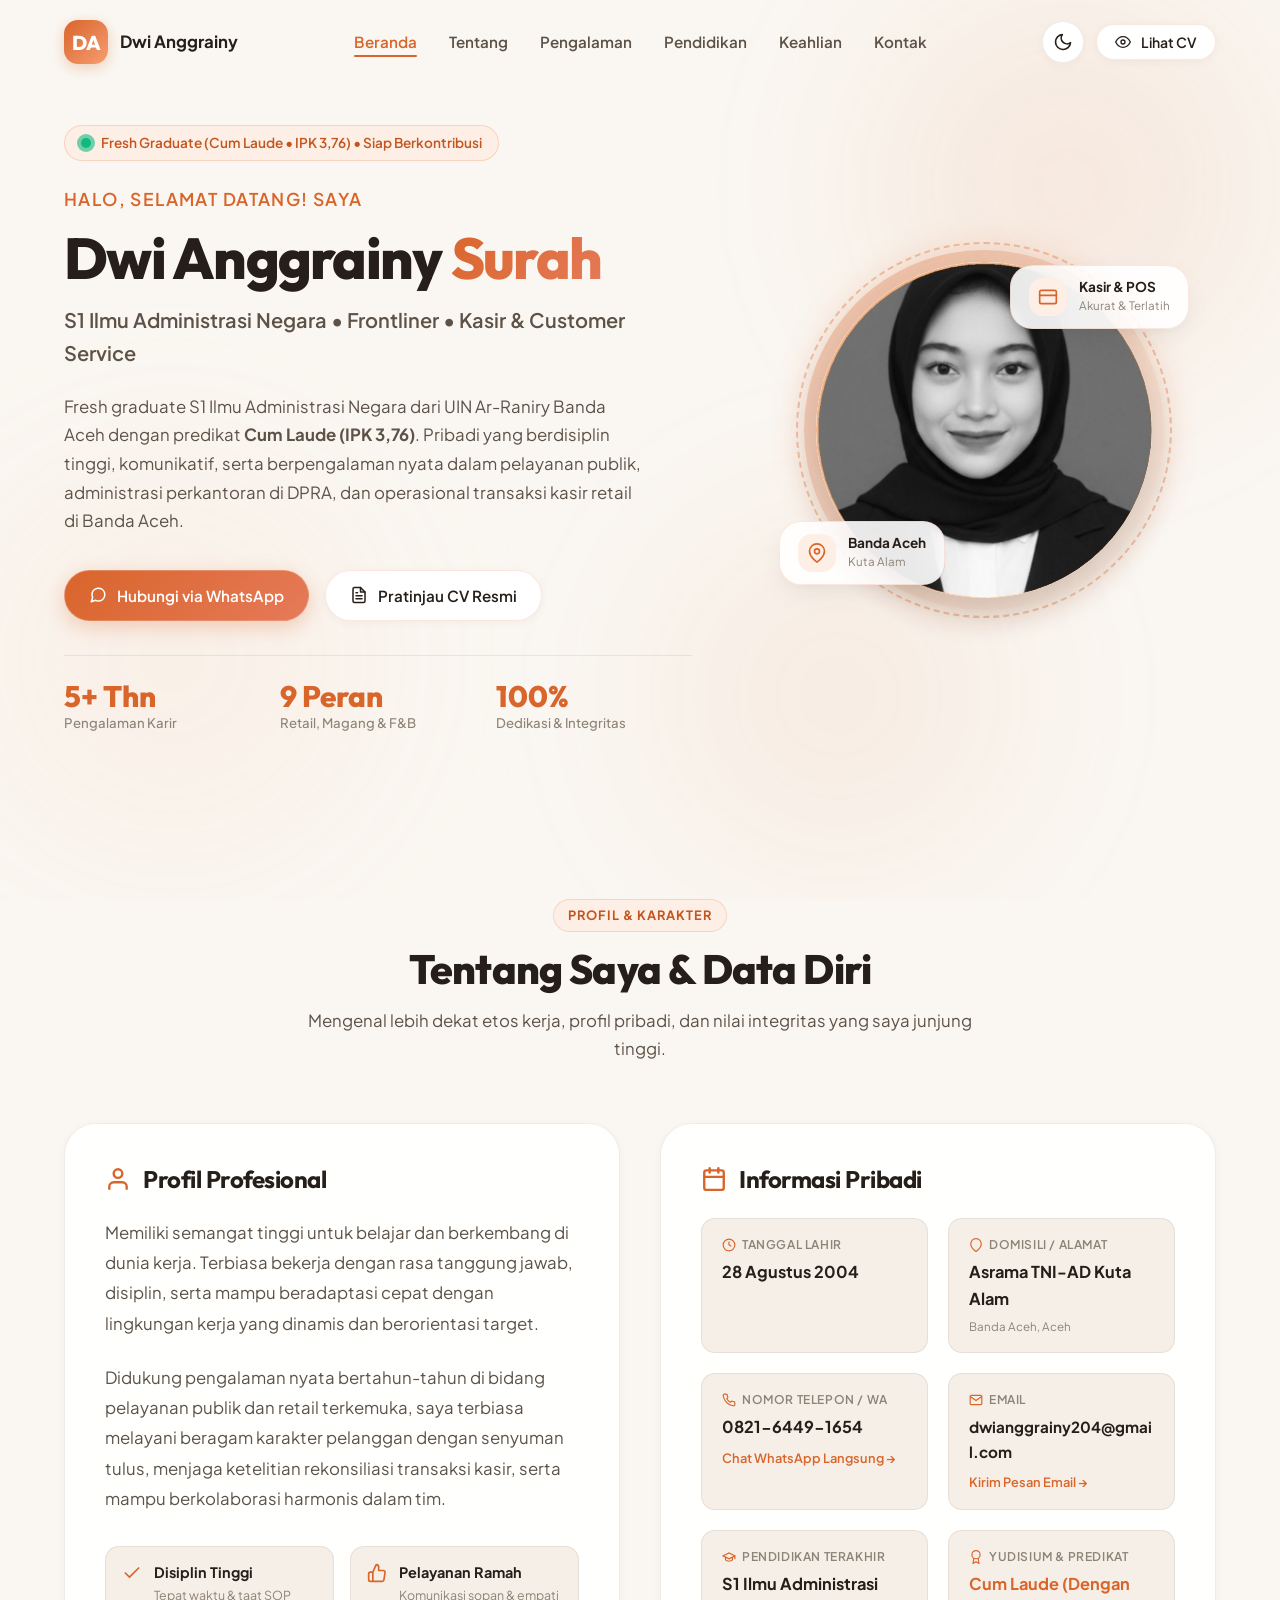
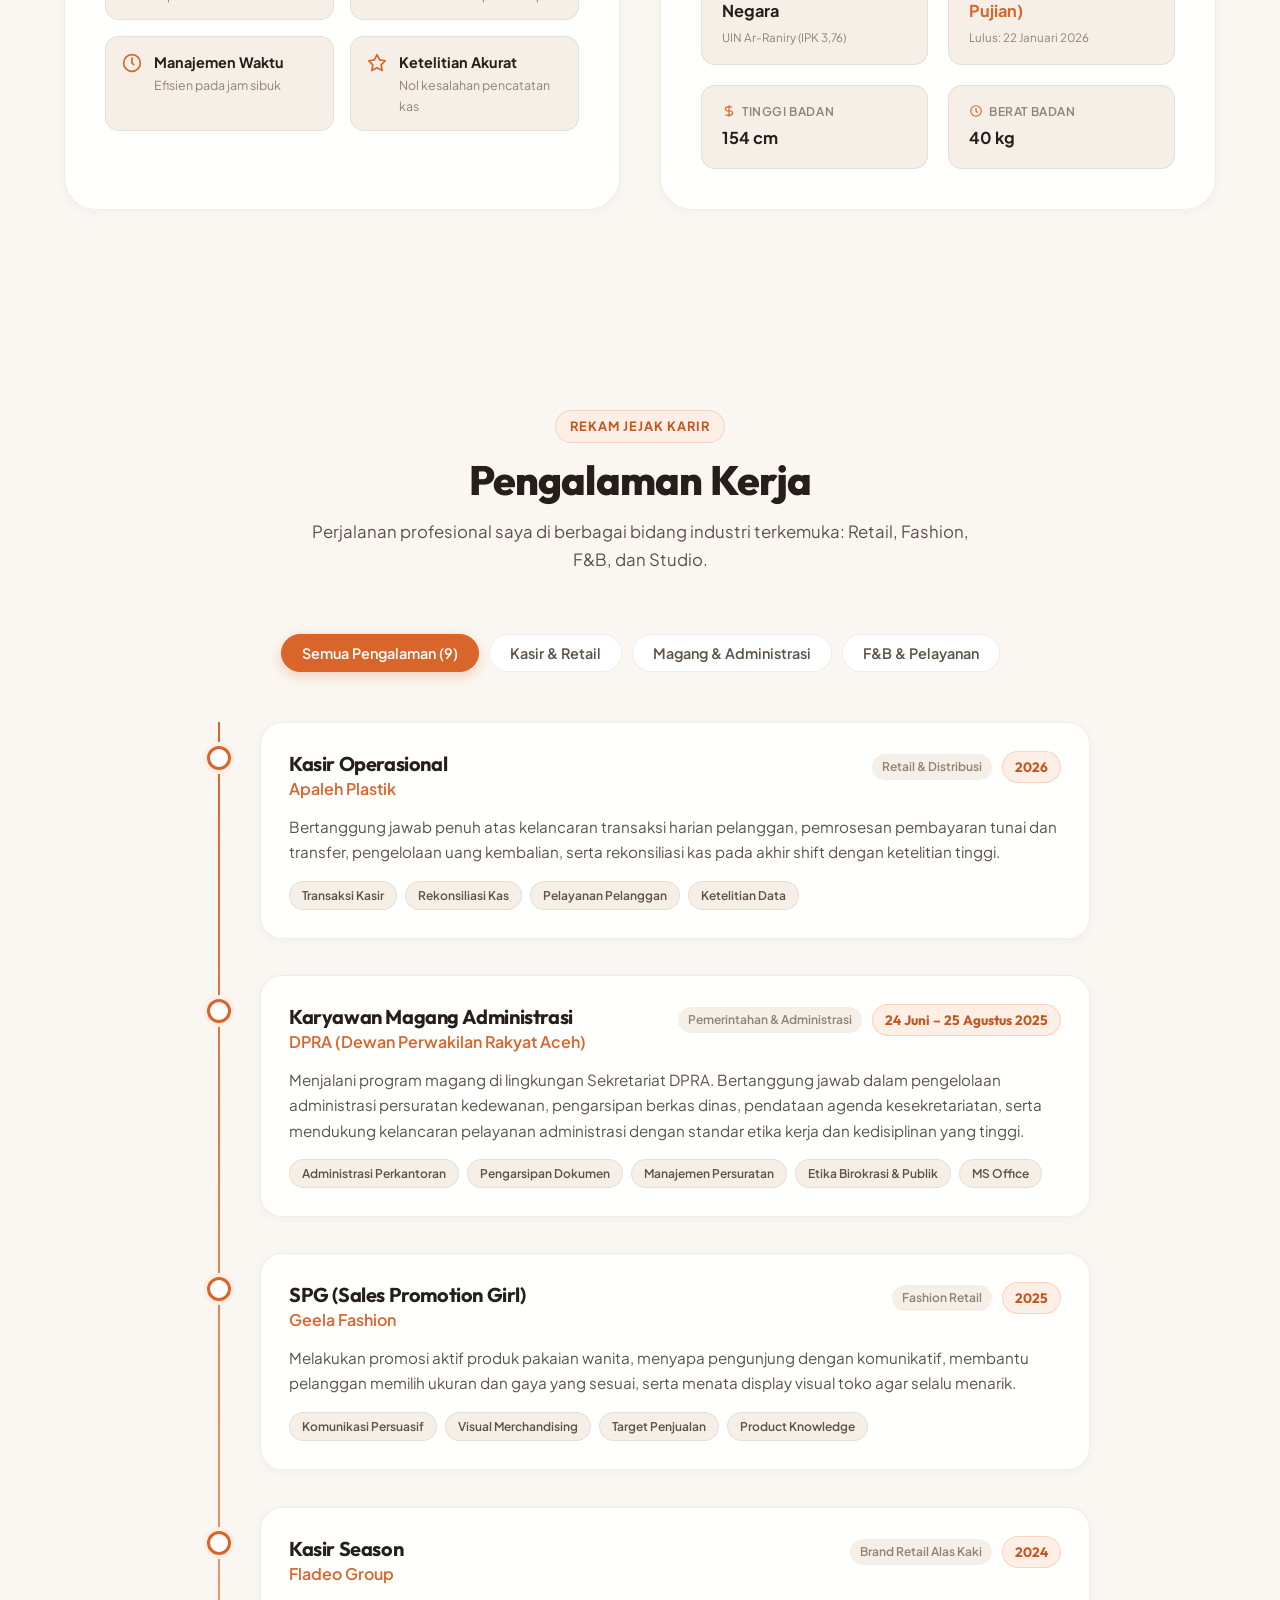
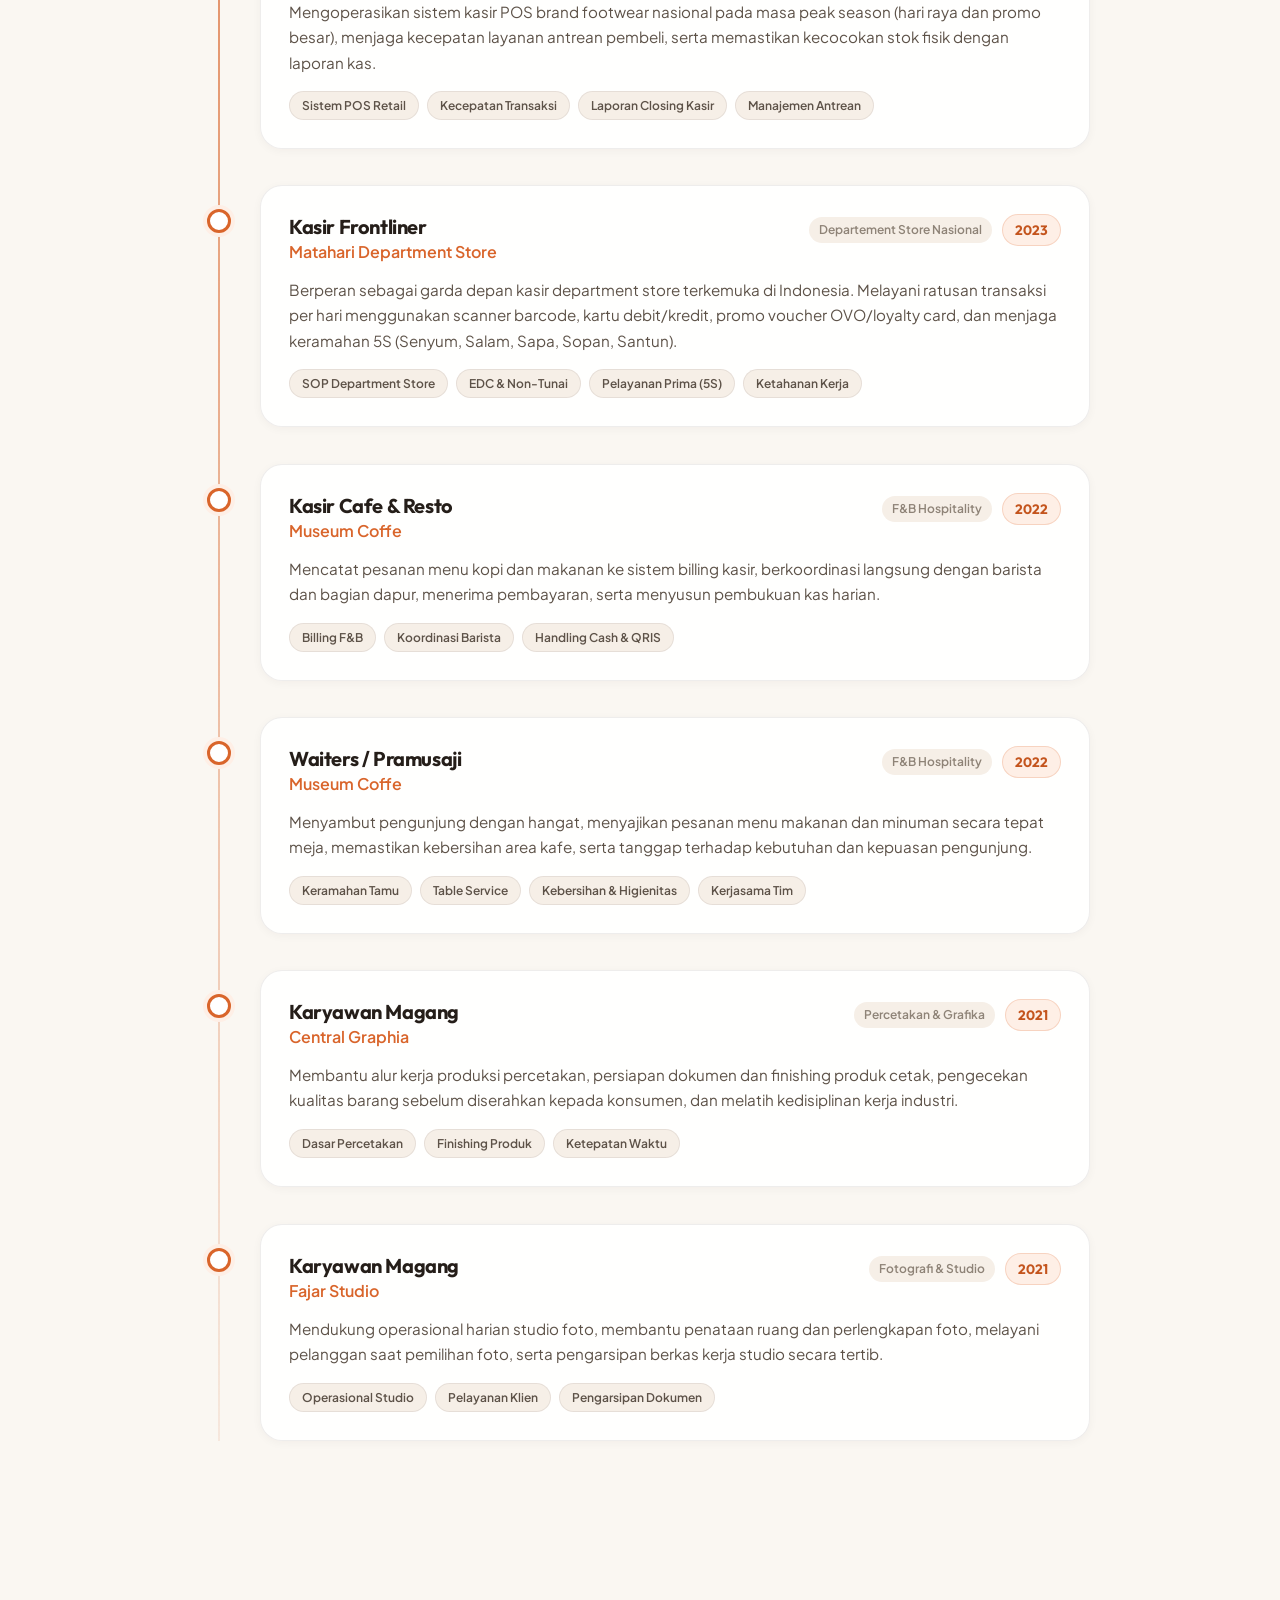
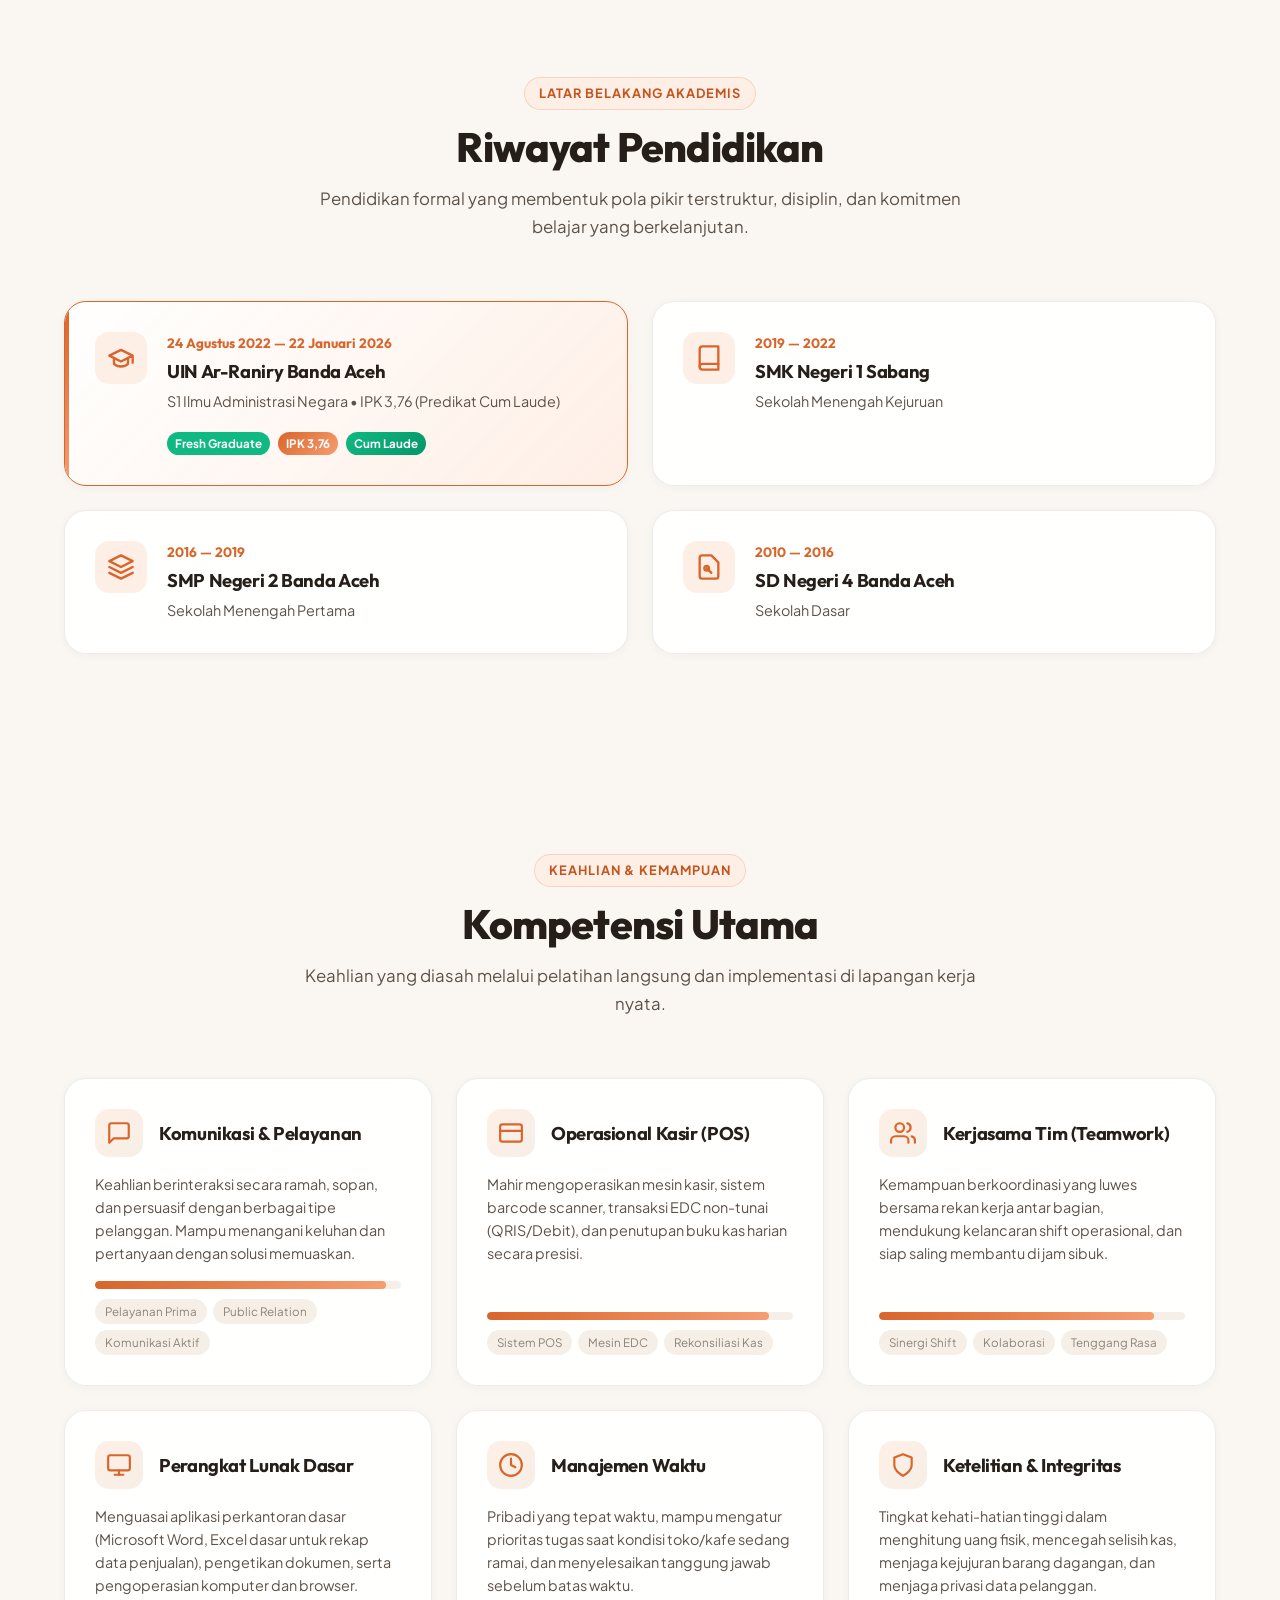
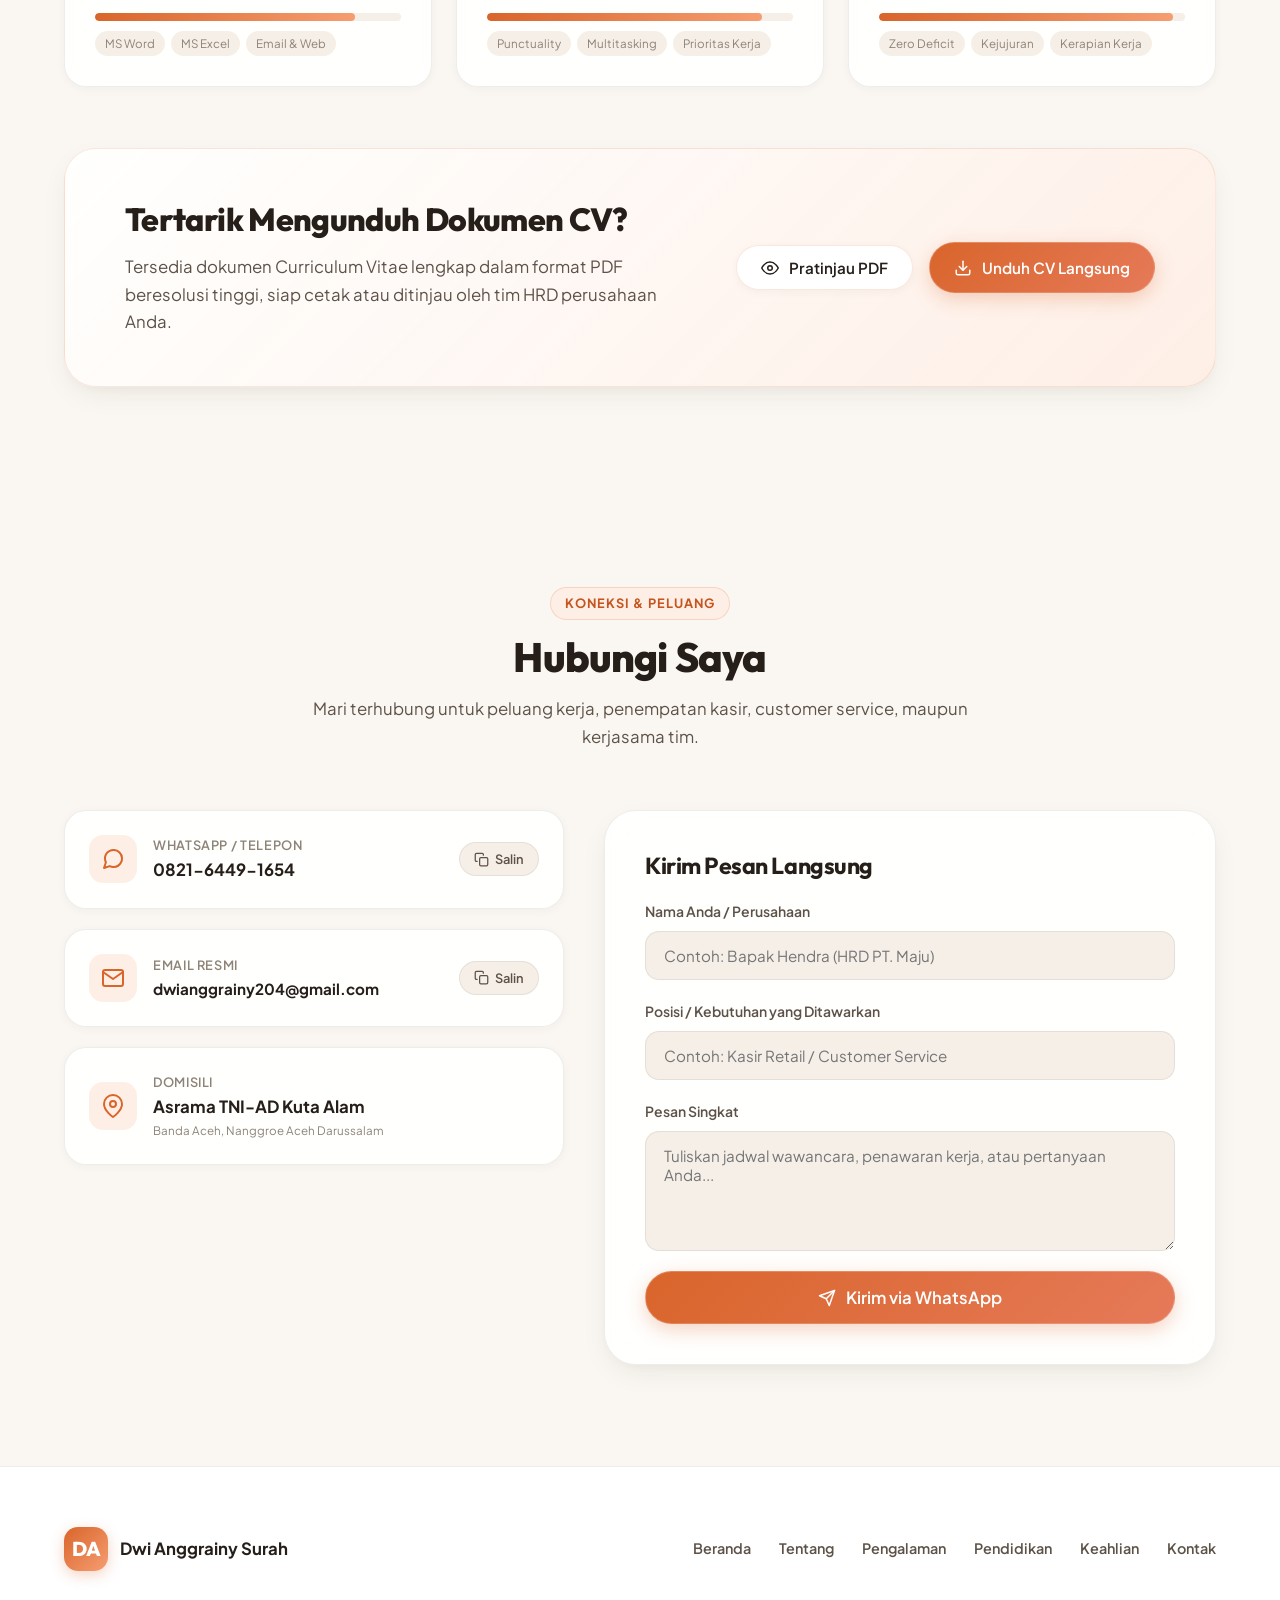
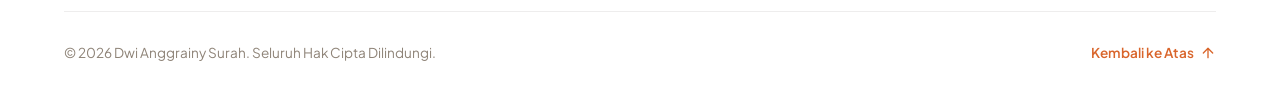
<file: public/dwi/index.html>
<!DOCTYPE html>
<html lang="id" data-theme="light">

<head>
  <meta charset="UTF-8">
  <meta name="viewport" content="width=device-width, initial-scale=1.0">
  <meta http-equiv="X-UA-Compatible" content="ie=edge">

  <!-- Primary Meta Tags -->
  <title>Dwi Anggrainy Surah — Portofolio Profesional | Kasir & Customer Service Specialist</title>
  <meta name="title" content="Dwi Anggrainy Surah — Portofolio Profesional | Kasir & Customer Service Specialist">
  <meta name="description"
    content="Portofolio resmi Dwi Anggrainy Surah. Profesional berpengalaman di bidang pelayanan pelanggan, operasional kasir (POS), dan retail dengan rekam jejak di Matahari, Fladeo, dan industri F&B.">
  <meta name="keywords"
    content="Dwi Anggrainy Surah, Portofolio Kasir, Customer Service, Retail Specialist, SPG, Banda Aceh, CV Dwi Anggrainy">
  <meta name="author" content="Dwi Anggrainy Surah">
  <meta name="theme-color" content="#D9652B">

  <!-- Open Graph / Facebook -->
  <meta property="og:type" content="website">
  <meta property="og:url" content="./">
  <meta property="og:title" content="Dwi Anggrainy Surah — Portofolio Profesional">
  <meta property="og:description"
    content="Portofolio resmi Dwi Anggrainy Surah. Profesional berdedikasi di bidang Kasir, Retail, dan Pelayanan Pelanggan.">
  <meta property="og:image" content="./profile.png">

  <!-- Stylesheet -->
  <link rel="stylesheet" href="./style.css">
  <link rel="icon" type="image/png" href="./profile.png">
</head>

<body>

  <!-- Ambient Dynamic Lighting Blobs -->
  <div class="bg-ambient-light" aria-hidden="true">
    <div class="ambient-blob ambient-blob-1"></div>
    <div class="ambient-blob ambient-blob-2"></div>
    <div class="ambient-blob ambient-blob-3"></div>
  </div>

  <!-- Toast Notification Container -->
  <div id="toast-container" class="toast-container" aria-live="polite"></div>

  <!-- ==========================================================================
       STICKY NAVIGATION BAR
       ========================================================================== -->
  <header class="navbar" id="main-navbar">
    <div class="container nav-container">
      <a href="#hero" class="nav-brand" aria-label="Beranda Dwi Anggrainy Surah">
        <div class="brand-monogram">DA</div>
        <div class="brand-text">
          <span class="brand-name">Dwi Anggrainy</span>
        </div>
      </a>

      <!-- Desktop & Mobile Navigation Links -->
      <nav aria-label="Menu Utama">
        <ul class="nav-menu" id="nav-menu">
          <li><a href="#hero" class="nav-link active">Beranda</a></li>
          <li><a href="#about" class="nav-link">Tentang</a></li>
          <li><a href="#experience" class="nav-link">Pengalaman</a></li>
          <li><a href="#education" class="nav-link">Pendidikan</a></li>
          <li><a href="#skills" class="nav-link">Keahlian</a></li>
          <li><a href="#contact" class="nav-link">Kontak</a></li>
        </ul>
      </nav>

      <!-- Action Buttons in Nav -->
      <div class="nav-actions">
        <!-- Dark / Light Theme Toggle -->
        <button id="theme-toggle" class="theme-toggle" aria-label="Ubah Tema Warna" title="Ganti Mode Terang/Gelap">
          <!-- Sun Icon for Dark Mode -->
          <svg class="icon-sun" width="20" height="20" viewBox="0 0 24 24" fill="none" stroke="currentColor"
            stroke-width="2" stroke-linecap="round" stroke-linejoin="round">
            <circle cx="12" cy="12" r="5"></circle>
            <line x1="12" y1="1" x2="12" y2="3"></line>
            <line x1="12" y1="21" x2="12" y2="23"></line>
            <line x1="4.22" y1="4.22" x2="5.64" y2="5.64"></line>
            <line x1="18.36" y1="18.36" x2="19.78" y2="19.78"></line>
            <line x1="1" y1="12" x2="3" y2="12"></line>
            <line x1="21" y1="12" x2="23" y2="12"></line>
            <line x1="4.22" y1="19.78" x2="5.64" y2="18.36"></line>
            <line x1="18.36" y1="5.64" x2="19.78" y2="4.22"></line>
          </svg>
          <!-- Moon Icon for Light Mode -->
          <svg class="icon-moon" width="20" height="20" viewBox="0 0 24 24" fill="none" stroke="currentColor"
            stroke-width="2" stroke-linecap="round" stroke-linejoin="round">
            <path d="M21 12.79A9 9 0 1 1 11.21 3 7 7 0 0 0 21 12.79z"></path>
          </svg>
        </button>

        <!-- Preview CV Button -->
        <button class="btn btn-secondary btn-sm btn-download-nav open-cv-modal" id="nav-preview-cv-btn">
          <svg width="16" height="16" viewBox="0 0 24 24" fill="none" stroke="currentColor" stroke-width="2"
            stroke-linecap="round" stroke-linejoin="round">
            <path d="M1 12s4-8 11-8 11 8 11 8-4 8-11 8-11-8-11-8z"></path>
            <circle cx="12" cy="12" r="3"></circle>
          </svg>
          Lihat CV
        </button>

        <!-- Mobile Menu Toggle Button -->
        <button id="mobile-toggle" class="mobile-toggle" aria-label="Buka Menu Navigasi" aria-expanded="false">
          <svg width="22" height="22" viewBox="0 0 24 24" fill="none" stroke="currentColor" stroke-width="2"
            stroke-linecap="round" stroke-linejoin="round">
            <line x1="3" y1="12" x2="21" y2="12"></line>
            <line x1="3" y1="6" x2="21" y2="6"></line>
            <line x1="3" y1="18" x2="21" y2="18"></line>
          </svg>
        </button>
      </div>
    </div>
  </header>

  <main>
    <!-- ==========================================================================
         HERO SECTION
         ========================================================================== -->
    <section class="hero-section" id="hero">
      <div class="container hero-grid">
        <!-- Hero Text Content -->
        <div class="hero-content reveal-up">
          <!-- Status Pill -->
          <div class="status-badge">
            <span class="status-pulse" aria-hidden="true"></span>
            <span>Fresh Graduate (Cum Laude • IPK 3,76) • Siap Berkontribusi</span>
          </div>

          <!-- Titles -->
          <div class="hero-title-group">
            <span class="hero-greeting">Halo, Selamat Datang! Saya</span>
            <h1 class="hero-name">Dwi Anggrainy <span>Surah</span></h1>
            <p class="hero-role">S1 Ilmu Administrasi Negara • Frontliner • Kasir & Customer Service</p>
          </div>

          <!-- Short Bio -->
          <p class="hero-bio">
            Fresh graduate S1 Ilmu Administrasi Negara dari UIN Ar-Raniry Banda Aceh dengan predikat <strong>Cum Laude (IPK 3,76)</strong>. Pribadi yang berdisiplin tinggi, komunikatif, serta berpengalaman nyata dalam pelayanan publik, administrasi perkantoran di DPRA, dan operasional transaksi kasir retail di Banda Aceh.
          </p>

          <!-- CTAs -->
          <div class="hero-actions">
            <a href="https://wa.me/6282164491654?text=Halo%20Dwi%20Anggrainy,%20saya%20melihat%20portofolio%20Anda%20dan%20tertarik%20untuk%20menghubungi%20Anda."
              target="_blank" rel="noopener noreferrer" class="btn btn-primary" id="hero-cta-wa">
              <svg width="18" height="18" viewBox="0 0 24 24" fill="none" stroke="currentColor" stroke-width="2"
                stroke-linecap="round" stroke-linejoin="round">
                <path
                  d="M21 11.5a8.38 8.38 0 0 1-.9 3.8 8.5 8.5 0 0 1-7.6 4.7 8.38 8.38 0 0 1-3.8-.9L3 21l1.9-5.7a8.38 8.38 0 0 1-.9-3.8 8.5 8.5 0 0 1 4.7-7.6 8.38 8.38 0 0 1 3.8-.9h.5a8.48 8.48 0 0 1 8 8v.5z">
                </path>
              </svg>
              Hubungi via WhatsApp
            </a>

            <button class="btn btn-secondary open-cv-modal" id="hero-cta-cv">
              <svg width="18" height="18" viewBox="0 0 24 24" fill="none" stroke="currentColor" stroke-width="2"
                stroke-linecap="round" stroke-linejoin="round">
                <path d="M14 2H6a2 2 0 0 0-2 2v16a2 2 0 0 0 2 2h12a2 2 0 0 0 2-2V8z"></path>
                <polyline points="14 2 14 8 20 8"></polyline>
                <line x1="16" y1="13" x2="8" y2="13"></line>
                <line x1="16" y1="17" x2="8" y2="17"></line>
                <polyline points="10 9 9 9 8 9"></polyline>
              </svg>
              Pratinjau CV Resmi
            </button>
          </div>

          <!-- Highlight Quick Stats -->
          <div class="hero-stats">
            <div class="stat-item">
              <span class="stat-number">5+ Thn</span>
              <span class="stat-label">Pengalaman Karir</span>
            </div>
            <div class="stat-item">
              <span class="stat-number">9 Peran</span>
              <span class="stat-label">Retail, Magang & F&B</span>
            </div>
            <div class="stat-item">
              <span class="stat-number">100%</span>
              <span class="stat-label">Dedikasi & Integritas</span>
            </div>
          </div>
        </div>

        <!-- Hero Avatar & Visual Cards -->
        <div class="hero-visual reveal-up">
          <div class="avatar-wrapper">
            <div class="avatar-ring-outer" aria-hidden="true"></div>
            <div class="avatar-inner">
              <img src="./profile.png" alt="Foto Resmi Dwi Anggrainy Surah" class="avatar-img" width="360" height="360">
            </div>

            <!-- Floating Badge 1: Point of Sales -->
            <div class="floating-badge badge-pos">
              <div class="badge-icon-box">
                <svg width="20" height="20" viewBox="0 0 24 24" fill="none" stroke="currentColor" stroke-width="2"
                  stroke-linecap="round" stroke-linejoin="round">
                  <rect x="2" y="4" width="20" height="16" rx="2"></rect>
                  <line x1="2" y1="10" x2="22" y2="10"></line>
                </svg>
              </div>
              <div>
                <div class="badge-title">Kasir & POS</div>
                <div class="badge-subtitle">Akurat & Terlatih</div>
              </div>
            </div>

            <!-- Floating Badge 2: Location -->
            <div class="floating-badge badge-location">
              <div class="badge-icon-box">
                <svg width="20" height="20" viewBox="0 0 24 24" fill="none" stroke="currentColor" stroke-width="2"
                  stroke-linecap="round" stroke-linejoin="round">
                  <path d="M21 10c0 7-9 13-9 13s-9-6-9-13a9 9 0 0 1 18 0z"></path>
                  <circle cx="12" cy="10" r="3"></circle>
                </svg>
              </div>
              <div>
                <div class="badge-title">Banda Aceh</div>
                <div class="badge-subtitle">Kuta Alam</div>
              </div>
            </div>
          </div>
        </div>
      </div>
    </section>

    <!-- ==========================================================================
         ABOUT & PERSONAL DATA SECTION
         ========================================================================== -->
    <section class="section" id="about">
      <div class="container">
        <div class="section-header reveal-up">
          <span class="section-pill">Profil & Karakter</span>
          <h2 class="section-title">Tentang Saya & Data Diri</h2>
          <p class="section-subtitle">Mengenal lebih dekat etos kerja, profil pribadi, dan nilai integritas yang saya
            junjung tinggi.</p>
        </div>

        <div class="about-grid">
          <!-- Left: About Narrative -->
          <div class="about-card reveal-up">
            <h3 class="about-card-title">
              <svg width="26" height="26" viewBox="0 0 24 24" fill="none" stroke="currentColor" stroke-width="2.2"
                stroke-linecap="round" stroke-linejoin="round">
                <path d="M20 21v-2a4 4 0 0 0-4-4H8a4 4 0 0 0-4 4v2"></path>
                <circle cx="12" cy="7" r="4"></circle>
              </svg>
              Profil Profesional
            </h3>

            <p class="about-narrative">
              Memiliki semangat tinggi untuk belajar dan berkembang di dunia kerja. Terbiasa bekerja dengan rasa
              tanggung jawab, disiplin, serta mampu beradaptasi cepat dengan lingkungan kerja yang dinamis dan
              berorientasi target.
            </p>
            <p class="about-narrative">
              Didukung pengalaman nyata bertahun-tahun di bidang pelayanan publik dan retail terkemuka, saya terbiasa
              melayani beragam karakter pelanggan dengan senyuman tulus, menjaga ketelitian rekonsiliasi transaksi
              kasir, serta mampu berkolaborasi harmonis dalam tim.
            </p>

            <!-- Core Working Values -->
            <div class="values-list">
              <div class="value-item">
                <div class="value-icon">
                  <svg width="20" height="20" viewBox="0 0 24 24" fill="none" stroke="currentColor" stroke-width="2"
                    stroke-linecap="round" stroke-linejoin="round">
                    <polyline points="20 6 9 17 4 12"></polyline>
                  </svg>
                </div>
                <div>
                  <div class="value-title">Disiplin Tinggi</div>
                  <div class="value-desc">Tepat waktu & taat SOP</div>
                </div>
              </div>

              <div class="value-item">
                <div class="value-icon">
                  <svg width="20" height="20" viewBox="0 0 24 24" fill="none" stroke="currentColor" stroke-width="2"
                    stroke-linecap="round" stroke-linejoin="round">
                    <path
                      d="M14 9V5a3 3 0 0 0-3-3l-4 9v11h11.28a2 2 0 0 0 2-1.7l1.38-9a2 2 0 0 0-2-2.3zM7 22H4a2 2 0 0 1-2-2v-7a2 2 0 0 1 2-2h3">
                    </path>
                  </svg>
                </div>
                <div>
                  <div class="value-title">Pelayanan Ramah</div>
                  <div class="value-desc">Komunikasi sopan & empati</div>
                </div>
              </div>

              <div class="value-item">
                <div class="value-icon">
                  <svg width="20" height="20" viewBox="0 0 24 24" fill="none" stroke="currentColor" stroke-width="2"
                    stroke-linecap="round" stroke-linejoin="round">
                    <circle cx="12" cy="12" r="10"></circle>
                    <polyline points="12 6 12 12 14 14"></polyline>
                  </svg>
                </div>
                <div>
                  <div class="value-title">Manajemen Waktu</div>
                  <div class="value-desc">Efisien pada jam sibuk</div>
                </div>
              </div>

              <div class="value-item">
                <div class="value-icon">
                  <svg width="20" height="20" viewBox="0 0 24 24" fill="none" stroke="currentColor" stroke-width="2"
                    stroke-linecap="round" stroke-linejoin="round">
                    <polygon
                      points="12 2 15.09 8.26 22 9.27 17 14.14 18.18 21.02 12 17.77 5.82 21.02 7 14.14 2 9.27 8.91 8.26 12 2">
                    </polygon>
                  </svg>
                </div>
                <div>
                  <div class="value-title">Ketelitian Akurat</div>
                  <div class="value-desc">Nol kesalahan pencatatan kas</div>
                </div>
              </div>
            </div>
          </div>

          <!-- Right: Personal Data Grid -->
          <div class="about-card reveal-up">
            <h3 class="about-card-title">
              <svg width="26" height="26" viewBox="0 0 24 24" fill="none" stroke="currentColor" stroke-width="2.2"
                stroke-linecap="round" stroke-linejoin="round">
                <rect x="3" y="4" width="18" height="18" rx="2" ry="2"></rect>
                <line x1="16" y1="2" x2="16" y2="6"></line>
                <line x1="8" y1="2" x2="8" y2="6"></line>
                <line x1="3" y1="10" x2="21" y2="10"></line>
              </svg>
              Informasi Pribadi
            </h3>

            <div class="personal-data-grid">
              <!-- Tanggal Lahir -->
              <div class="info-item">
                <span class="info-label">
                  <svg viewBox="0 0 24 24" fill="none" stroke="currentColor" stroke-width="2">
                    <circle cx="12" cy="12" r="10"></circle>
                    <polyline points="12 6 12 12 16 14"></polyline>
                  </svg>
                  Tanggal Lahir
                </span>
                <span class="info-value">28 Agustus 2004</span>
              </div>

              <!-- Domisili -->
              <div class="info-item">
                <span class="info-label">
                  <svg viewBox="0 0 24 24" fill="none" stroke="currentColor" stroke-width="2">
                    <path d="M21 10c0 7-9 13-9 13s-9-6-9-13a9 9 0 0 1 18 0z"></path>
                  </svg>
                  Domisili / Alamat
                </span>
                <span class="info-value">Asrama TNI-AD Kuta Alam</span>
                <span class="badge-subtitle">Banda Aceh, Aceh</span>
              </div>

              <!-- Telepon -->
              <div class="info-item">
                <span class="info-label">
                  <svg viewBox="0 0 24 24" fill="none" stroke="currentColor" stroke-width="2">
                    <path
                      d="M22 16.92v3a2 2 0 0 1-2.18 2 19.79 19.79 0 0 1-8.63-3.07 19.5 19.5 0 0 1-6-6 19.79 19.79 0 0 1-3.07-8.67A2 2 0 0 1 4.11 2h3a2 2 0 0 1 2 1.72 12.84 12.84 0 0 0 .7 2.81 2 2 0 0 1-.45 2.11L8.09 9.91a16 16 0 0 0 6 6l1.27-1.27a2 2 0 0 1 2.11-.45 12.84 12.84 0 0 0 2.81.7A2 2 0 0 1 22 16.92z">
                    </path>
                  </svg>
                  Nomor Telepon / WA
                </span>
                <span class="info-value">0821-6449-1654</span>
                <a href="https://wa.me/6282164491654" target="_blank" rel="noopener noreferrer"
                  class="info-action-link">Chat WhatsApp Langsung &rarr;</a>
              </div>

              <!-- Email -->
              <div class="info-item">
                <span class="info-label">
                  <svg viewBox="0 0 24 24" fill="none" stroke="currentColor" stroke-width="2">
                    <path d="M4 4h16c1.1 0 2 .9 2 2v12c0 1.1-.9 2-2 2H4c-1.1 0-2-.9-2-2V6c0-1.1.9-2 2-2z"></path>
                    <polyline points="22,6 12,13 2,6"></polyline>
                  </svg>
                  Email
                </span>
                <span class="info-value"
                  style="word-break: break-all; font-size: 0.95rem;">dwianggrainy204@gmail.com</span>
                <a href="mailto:dwianggrainy204@gmail.com" class="info-action-link">Kirim Pesan Email &rarr;</a>
              </div>

              <!-- Pendidikan Terakhir -->
              <div class="info-item">
                <span class="info-label">
                  <svg viewBox="0 0 24 24" fill="none" stroke="currentColor" stroke-width="2">
                    <path d="M22 10v6M2 10l10-5 10 5-10 5z"></path>
                    <path d="M6 12v5c3 3 9 3 12 0v-5"></path>
                  </svg>
                  Pendidikan Terakhir
                </span>
                <span class="info-value">S1 Ilmu Administrasi Negara</span>
                <span class="badge-subtitle">UIN Ar-Raniry (IPK 3,76)</span>
              </div>

              <!-- Predikat Kelulusan -->
              <div class="info-item">
                <span class="info-label">
                  <svg viewBox="0 0 24 24" fill="none" stroke="currentColor" stroke-width="2">
                    <circle cx="12" cy="8" r="7"></circle>
                    <polyline points="8.21 13.89 7 23 12 20 17 23 15.79 13.88"></polyline>
                  </svg>
                  Yudisium & Predikat
                </span>
                <span class="info-value" style="color: var(--primary);">Cum Laude (Dengan Pujian)</span>
                <span class="badge-subtitle">Lulus: 22 Januari 2026</span>
              </div>

              <!-- Tinggi Badan -->
              <div class="info-item">
                <span class="info-label">
                  <svg viewBox="0 0 24 24" fill="none" stroke="currentColor" stroke-width="2">
                    <path d="M12 2v20M17 5H9.5a3.5 3.5 0 0 0 0 7h5a3.5 3.5 0 0 1 0 7H6"></path>
                  </svg>
                  Tinggi Badan
                </span>
                <span class="info-value">154 cm</span>
              </div>

              <!-- Berat Badan -->
              <div class="info-item">
                <span class="info-label">
                  <svg viewBox="0 0 24 24" fill="none" stroke="currentColor" stroke-width="2">
                    <circle cx="12" cy="12" r="9"></circle>
                    <path d="M12 7v5l3 3"></path>
                  </svg>
                  Berat Badan
                </span>
                <span class="info-value">40 kg</span>
              </div>
            </div>
          </div>
        </div>
      </div>
    </section>

    <!-- ==========================================================================
         EXPERIENCE SECTION (TIMELINE & FILTER)
         ========================================================================== -->
    <section class="section" id="experience">
      <div class="container">
        <div class="section-header reveal-up">
          <span class="section-pill">Rekam Jejak Karir</span>
          <h2 class="section-title">Pengalaman Kerja</h2>
          <p class="section-subtitle">Perjalanan profesional saya di berbagai bidang industri terkemuka: Retail,
            Fashion, F&B, dan Studio.</p>
        </div>

        <!-- Filter Buttons -->
        <div class="experience-filters reveal-up" role="tablist" aria-label="Filter Kategori Pengalaman">
          <button class="filter-btn active" data-filter="all">Semua Pengalaman (9)</button>
          <button class="filter-btn" data-filter="retail">Kasir & Retail</button>
          <button class="filter-btn" data-filter="magang">Magang & Administrasi</button>
          <button class="filter-btn" data-filter="fnb">F&B & Pelayanan</button>
        </div>

        <!-- Interactive Timeline -->
        <div class="timeline-container">
          <div class="timeline-line" aria-hidden="true"></div>

          <!-- Item 1: Kasir Apaleh Plastik (2026) -->
          <div class="timeline-item reveal-up" data-category="retail">
            <div class="timeline-dot" aria-hidden="true"></div>
            <div class="timeline-card">
              <div class="timeline-header">
                <div class="timeline-role-group">
                  <h3 class="timeline-role">Kasir Operasional</h3>
                  <span class="timeline-company">Apaleh Plastik</span>
                </div>
                <div class="timeline-meta">
                  <span class="timeline-category-tag">Retail & Distribusi</span>
                  <span class="timeline-year-pill">2026</span>
                </div>
              </div>
              <p class="timeline-desc">
                Bertanggung jawab penuh atas kelancaran transaksi harian pelanggan, pemrosesan pembayaran tunai dan
                transfer, pengelolaan uang kembalian, serta rekonsiliasi kas pada akhir shift dengan ketelitian tinggi.
              </p>
              <div class="timeline-skills-chips">
                <span class="skill-chip">Transaksi Kasir</span>
                <span class="skill-chip">Rekonsiliasi Kas</span>
                <span class="skill-chip">Pelayanan Pelanggan</span>
                <span class="skill-chip">Ketelitian Data</span>
              </div>
            </div>
          </div>

          <!-- Item 2: Magang DPRA (24 Juni - 25 Agustus 2025) -->
          <div class="timeline-item reveal-up" data-category="magang">
            <div class="timeline-dot" aria-hidden="true"></div>
            <div class="timeline-card">
              <div class="timeline-header">
                <div class="timeline-role-group">
                  <h3 class="timeline-role">Karyawan Magang Administrasi</h3>
                  <span class="timeline-company">DPRA (Dewan Perwakilan Rakyat Aceh)</span>
                </div>
                <div class="timeline-meta">
                  <span class="timeline-category-tag">Pemerintahan & Administrasi</span>
                  <span class="timeline-year-pill">24 Juni – 25 Agustus 2025</span>
                </div>
              </div>
              <p class="timeline-desc">
                Menjalani program magang di lingkungan Sekretariat DPRA. Bertanggung jawab dalam pengelolaan administrasi persuratan kedewanan, pengarsipan berkas dinas, pendataan agenda kesekretariatan, serta mendukung kelancaran pelayanan administrasi dengan standar etika kerja dan kedisiplinan yang tinggi.
              </p>
              <div class="timeline-skills-chips">
                <span class="skill-chip">Administrasi Perkantoran</span>
                <span class="skill-chip">Pengarsipan Dokumen</span>
                <span class="skill-chip">Manajemen Persuratan</span>
                <span class="skill-chip">Etika Birokrasi & Publik</span>
                <span class="skill-chip">MS Office</span>
              </div>
            </div>
          </div>

          <!-- Item 3: SPG Geela (2025) -->
          <div class="timeline-item reveal-up" data-category="retail">
            <div class="timeline-dot" aria-hidden="true"></div>
            <div class="timeline-card">
              <div class="timeline-header">
                <div class="timeline-role-group">
                  <h3 class="timeline-role">SPG (Sales Promotion Girl)</h3>
                  <span class="timeline-company">Geela Fashion</span>
                </div>
                <div class="timeline-meta">
                  <span class="timeline-category-tag">Fashion Retail</span>
                  <span class="timeline-year-pill">2025</span>
                </div>
              </div>
              <p class="timeline-desc">
                Melakukan promosi aktif produk pakaian wanita, menyapa pengunjung dengan komunikatif, membantu pelanggan
                memilih ukuran dan gaya yang sesuai, serta menata display visual toko agar selalu menarik.
              </p>
              <div class="timeline-skills-chips">
                <span class="skill-chip">Komunikasi Persuasif</span>
                <span class="skill-chip">Visual Merchandising</span>
                <span class="skill-chip">Target Penjualan</span>
                <span class="skill-chip">Product Knowledge</span>
              </div>
            </div>
          </div>

          <!-- Item 4: Kasir Season Fladeo Grup (2024) -->
          <div class="timeline-item reveal-up" data-category="retail">
            <div class="timeline-dot" aria-hidden="true"></div>
            <div class="timeline-card">
              <div class="timeline-header">
                <div class="timeline-role-group">
                  <h3 class="timeline-role">Kasir Season</h3>
                  <span class="timeline-company">Fladeo Group</span>
                </div>
                <div class="timeline-meta">
                  <span class="timeline-category-tag">Brand Retail Alas Kaki</span>
                  <span class="timeline-year-pill">2024</span>
                </div>
              </div>
              <p class="timeline-desc">
                Mengoperasikan sistem kasir POS brand footwear nasional pada masa peak season (hari raya dan promo
                besar), menjaga kecepatan layanan antrean pembeli, serta memastikan kecocokan stok fisik dengan laporan
                kas.
              </p>
              <div class="timeline-skills-chips">
                <span class="skill-chip">Sistem POS Retail</span>
                <span class="skill-chip">Kecepatan Transaksi</span>
                <span class="skill-chip">Laporan Closing Kasir</span>
                <span class="skill-chip">Manajemen Antrean</span>
              </div>
            </div>
          </div>

          <!-- Item 5: Kasir Matahari Department Store (2023) -->
          <div class="timeline-item reveal-up" data-category="retail">
            <div class="timeline-dot" aria-hidden="true"></div>
            <div class="timeline-card">
              <div class="timeline-header">
                <div class="timeline-role-group">
                  <h3 class="timeline-role">Kasir Frontliner</h3>
                  <span class="timeline-company">Matahari Department Store</span>
                </div>
                <div class="timeline-meta">
                  <span class="timeline-category-tag">Departement Store Nasional</span>
                  <span class="timeline-year-pill">2023</span>
                </div>
              </div>
              <p class="timeline-desc">
                Berperan sebagai garda depan kasir department store terkemuka di Indonesia. Melayani ratusan transaksi
                per hari menggunakan scanner barcode, kartu debit/kredit, promo voucher OVO/loyalty card, dan menjaga
                keramahan 5S (Senyum, Salam, Sapa, Sopan, Santun).
              </p>
              <div class="timeline-skills-chips">
                <span class="skill-chip">SOP Department Store</span>
                <span class="skill-chip">EDC & Non-Tunai</span>
                <span class="skill-chip">Pelayanan Prima (5S)</span>
                <span class="skill-chip">Ketahanan Kerja</span>
              </div>
            </div>
          </div>

          <!-- Item 6: Kasir Museum Coffe (2022) -->
          <div class="timeline-item reveal-up" data-category="fnb">
            <div class="timeline-dot" aria-hidden="true"></div>
            <div class="timeline-card">
              <div class="timeline-header">
                <div class="timeline-role-group">
                  <h3 class="timeline-role">Kasir Cafe & Resto</h3>
                  <span class="timeline-company">Museum Coffe</span>
                </div>
                <div class="timeline-meta">
                  <span class="timeline-category-tag">F&B Hospitality</span>
                  <span class="timeline-year-pill">2022</span>
                </div>
              </div>
              <p class="timeline-desc">
                Mencatat pesanan menu kopi dan makanan ke sistem billing kasir, berkoordinasi langsung dengan barista
                dan bagian dapur, menerima pembayaran, serta menyusun pembukuan kas harian.
              </p>
              <div class="timeline-skills-chips">
                <span class="skill-chip">Billing F&B</span>
                <span class="skill-chip">Koordinasi Barista</span>
                <span class="skill-chip">Handling Cash & QRIS</span>
              </div>
            </div>
          </div>

          <!-- Item 7: Waiters Museum Coffe (2022) -->
          <div class="timeline-item reveal-up" data-category="fnb">
            <div class="timeline-dot" aria-hidden="true"></div>
            <div class="timeline-card">
              <div class="timeline-header">
                <div class="timeline-role-group">
                  <h3 class="timeline-role">Waiters / Pramusaji</h3>
                  <span class="timeline-company">Museum Coffe</span>
                </div>
                <div class="timeline-meta">
                  <span class="timeline-category-tag">F&B Hospitality</span>
                  <span class="timeline-year-pill">2022</span>
                </div>
              </div>
              <p class="timeline-desc">
                Menyambut pengunjung dengan hangat, menyajikan pesanan menu makanan dan minuman secara tepat meja,
                memastikan kebersihan area kafe, serta tanggap terhadap kebutuhan dan kepuasan pengunjung.
              </p>
              <div class="timeline-skills-chips">
                <span class="skill-chip">Keramahan Tamu</span>
                <span class="skill-chip">Table Service</span>
                <span class="skill-chip">Kebersihan & Higienitas</span>
                <span class="skill-chip">Kerjasama Tim</span>
              </div>
            </div>
          </div>

          <!-- Item 8: Karyawan Magang Central Graphia (2021) -->
          <div class="timeline-item reveal-up" data-category="magang">
            <div class="timeline-dot" aria-hidden="true"></div>
            <div class="timeline-card">
              <div class="timeline-header">
                <div class="timeline-role-group">
                  <h3 class="timeline-role">Karyawan Magang</h3>
                  <span class="timeline-company">Central Graphia</span>
                </div>
                <div class="timeline-meta">
                  <span class="timeline-category-tag">Percetakan & Grafika</span>
                  <span class="timeline-year-pill">2021</span>
                </div>
              </div>
              <p class="timeline-desc">
                Membantu alur kerja produksi percetakan, persiapan dokumen dan finishing produk cetak, pengecekan
                kualitas barang sebelum diserahkan kepada konsumen, dan melatih kedisiplinan kerja industri.
              </p>
              <div class="timeline-skills-chips">
                <span class="skill-chip">Dasar Percetakan</span>
                <span class="skill-chip">Finishing Produk</span>
                <span class="skill-chip">Ketepatan Waktu</span>
              </div>
            </div>
          </div>

          <!-- Item 9: Karyawan Magang Fajar Studio (2021) -->
          <div class="timeline-item reveal-up" data-category="magang">
            <div class="timeline-dot" aria-hidden="true"></div>
            <div class="timeline-card">
              <div class="timeline-header">
                <div class="timeline-role-group">
                  <h3 class="timeline-role">Karyawan Magang</h3>
                  <span class="timeline-company">Fajar Studio</span>
                </div>
                <div class="timeline-meta">
                  <span class="timeline-category-tag">Fotografi & Studio</span>
                  <span class="timeline-year-pill">2021</span>
                </div>
              </div>
              <p class="timeline-desc">
                Mendukung operasional harian studio foto, membantu penataan ruang dan perlengkapan foto, melayani
                pelanggan saat pemilihan foto, serta pengarsipan berkas kerja studio secara tertib.
              </p>
              <div class="timeline-skills-chips">
                <span class="skill-chip">Operasional Studio</span>
                <span class="skill-chip">Pelayanan Klien</span>
                <span class="skill-chip">Pengarsipan Dokumen</span>
              </div>
            </div>
          </div>

        </div>
      </div>
    </section>

    <!-- ==========================================================================
         EDUCATION SECTION
         ========================================================================== -->
    <section class="section" id="education">
      <div class="container">
        <div class="section-header reveal-up">
          <span class="section-pill">Latar Belakang Akademis</span>
          <h2 class="section-title">Riwayat Pendidikan</h2>
          <p class="section-subtitle">Pendidikan formal yang membentuk pola pikir terstruktur, disiplin, dan komitmen
            belajar yang berkelanjutan.</p>
        </div>

        <div class="education-grid">
          <!-- UIN Ar-Raniry Banda Aceh (Fresh Graduate) -->
          <div class="edu-card current reveal-up">
            <div class="edu-icon-box">
              <svg width="28" height="28" viewBox="0 0 24 24" fill="none" stroke="currentColor" stroke-width="2"
                stroke-linecap="round" stroke-linejoin="round">
                <path d="M22 10v6M2 10l10-5 10 5-10 5z"></path>
                <path d="M6 12v5c3 3 9 3 12 0v-5"></path>
              </svg>
            </div>
            <div class="edu-content">
              <span class="edu-period">24 Agustus 2022 — 22 Januari 2026</span>
              <h3 class="edu-institution">UIN Ar-Raniry Banda Aceh</h3>
              <p class="edu-level">S1 Ilmu Administrasi Negara • IPK 3,76 (Predikat Cum Laude)</p>
              <div style="display: flex; gap: 8px; flex-wrap: wrap; margin-top: 6px;">
                <span class="edu-badge-current">Fresh Graduate</span>
                <span class="edu-badge-current" style="background: linear-gradient(135deg, var(--primary) 0%, var(--accent-peach) 100%);">IPK 3,76</span>
                <span class="edu-badge-current" style="background: linear-gradient(135deg, #10B981 0%, #059669 100%);">Cum Laude</span>
              </div>
            </div>
          </div>

          <!-- SMK Negeri 1 Sabang -->
          <div class="edu-card reveal-up">
            <div class="edu-icon-box">
              <svg width="28" height="28" viewBox="0 0 24 24" fill="none" stroke="currentColor" stroke-width="2"
                stroke-linecap="round" stroke-linejoin="round">
                <path d="M4 19.5A2.5 2.5 0 0 1 6.5 17H20"></path>
                <path d="M6.5 2H20v20H6.5A2.5 2.5 0 0 1 4 19.5v-15A2.5 2.5 0 0 1 6.5 2z"></path>
              </svg>
            </div>
            <div class="edu-content">
              <span class="edu-period">2019 — 2022</span>
              <h3 class="edu-institution">SMK Negeri 1 Sabang</h3>
              <p class="edu-level">Sekolah Menengah Kejuruan</p>
            </div>
          </div>

          <!-- SMP Negeri 2 Banda Aceh -->
          <div class="edu-card reveal-up">
            <div class="edu-icon-box">
              <svg width="28" height="28" viewBox="0 0 24 24" fill="none" stroke="currentColor" stroke-width="2"
                stroke-linecap="round" stroke-linejoin="round">
                <path d="M12 2L2 7l10 5 10-5-10-5z"></path>
                <path d="M2 17l10 5 10-5"></path>
                <path d="M2 12l10 5 10-5"></path>
              </svg>
            </div>
            <div class="edu-content">
              <span class="edu-period">2016 — 2019</span>
              <h3 class="edu-institution">SMP Negeri 2 Banda Aceh</h3>
              <p class="edu-level">Sekolah Menengah Pertama</p>
            </div>
          </div>

          <!-- SD Negeri 4 Banda Aceh -->
          <div class="edu-card reveal-up">
            <div class="edu-icon-box">
              <svg width="28" height="28" viewBox="0 0 24 24" fill="none" stroke="currentColor" stroke-width="2"
                stroke-linecap="round" stroke-linejoin="round">
                <path d="M14 2H6a2 2 0 0 0-2 2v16a2 2 0 0 0 2 2h12a2 2 0 0 0 2-2V8z"></path>
                <circle cx="10" cy="13" r="2"></circle>
                <path d="M14 17l-4-4"></path>
              </svg>
            </div>
            <div class="edu-content">
              <span class="edu-period">2010 — 2016</span>
              <h3 class="edu-institution">SD Negeri 4 Banda Aceh</h3>
              <p class="edu-level">Sekolah Dasar</p>
            </div>
          </div>
        </div>
      </div>
    </section>

    <!-- ==========================================================================
         SKILLS & COMPETENCIES SECTION
         ========================================================================== -->
    <section class="section" id="skills">
      <div class="container">
        <div class="section-header reveal-up">
          <span class="section-pill">Keahlian & Kemampuan</span>
          <h2 class="section-title">Kompetensi Utama</h2>
          <p class="section-subtitle">Keahlian yang diasah melalui pelatihan langsung dan implementasi di lapangan kerja
            nyata.</p>
        </div>

        <div class="skills-grid">
          <!-- Skill 1 -->
          <div class="skill-card reveal-up">
            <div class="skill-card-top">
              <div class="skill-card-icon">
                <svg width="26" height="26" viewBox="0 0 24 24" fill="none" stroke="currentColor" stroke-width="2"
                  stroke-linecap="round" stroke-linejoin="round">
                  <path d="M21 15a2 2 0 0 1-2 2H7l-4 4V5a2 2 0 0 1 2-2h14a2 2 0 0 1 2 2z"></path>
                </svg>
              </div>
              <h3 class="skill-card-name">Komunikasi & Pelayanan</h3>
            </div>
            <p class="skill-card-desc">
              Keahlian berinteraksi secara ramah, sopan, dan persuasif dengan berbagai tipe pelanggan. Mampu menangani
              keluhan dan pertanyaan dengan solusi memuaskan.
            </p>
            <div class="skill-progress-wrap">
              <div class="skill-progress-bar-bg">
                <div class="skill-progress-fill" style="width: 95%;"></div>
              </div>
              <div class="skill-tags">
                <span class="skill-tag">Pelayanan Prima</span>
                <span class="skill-tag">Public Relation</span>
                <span class="skill-tag">Komunikasi Aktif</span>
              </div>
            </div>
          </div>

          <!-- Skill 2 -->
          <div class="skill-card reveal-up">
            <div class="skill-card-top">
              <div class="skill-card-icon">
                <svg width="26" height="26" viewBox="0 0 24 24" fill="none" stroke="currentColor" stroke-width="2"
                  stroke-linecap="round" stroke-linejoin="round">
                  <rect x="2" y="4" width="20" height="16" rx="2"></rect>
                  <line x1="2" y1="10" x2="22" y2="10"></line>
                </svg>
              </div>
              <h3 class="skill-card-name">Operasional Kasir (POS)</h3>
            </div>
            <p class="skill-card-desc">
              Mahir mengoperasikan mesin kasir, sistem barcode scanner, transaksi EDC non-tunai (QRIS/Debit), dan
              penutupan buku kas harian secara presisi.
            </p>
            <div class="skill-progress-wrap">
              <div class="skill-progress-bar-bg">
                <div class="skill-progress-fill" style="width: 92%;"></div>
              </div>
              <div class="skill-tags">
                <span class="skill-tag">Sistem POS</span>
                <span class="skill-tag">Mesin EDC</span>
                <span class="skill-tag">Rekonsiliasi Kas</span>
              </div>
            </div>
          </div>

          <!-- Skill 3 -->
          <div class="skill-card reveal-up">
            <div class="skill-card-top">
              <div class="skill-card-icon">
                <svg width="26" height="26" viewBox="0 0 24 24" fill="none" stroke="currentColor" stroke-width="2"
                  stroke-linecap="round" stroke-linejoin="round">
                  <path d="M17 21v-2a4 4 0 0 0-4-4H5a4 4 0 0 0-4 4v2"></path>
                  <circle cx="9" cy="7" r="4"></circle>
                  <path d="M23 21v-2a4 4 0 0 0-3-3.87"></path>
                  <path d="M16 3.13a4 4 0 0 1 0 7.75"></path>
                </svg>
              </div>
              <h3 class="skill-card-name">Kerjasama Tim (Teamwork)</h3>
            </div>
            <p class="skill-card-desc">
              Kemampuan berkoordinasi yang luwes bersama rekan kerja antar bagian, mendukung kelancaran shift
              operasional, dan siap saling membantu di jam sibuk.
            </p>
            <div class="skill-progress-wrap">
              <div class="skill-progress-bar-bg">
                <div class="skill-progress-fill" style="width: 90%;"></div>
              </div>
              <div class="skill-tags">
                <span class="skill-tag">Sinergi Shift</span>
                <span class="skill-tag">Kolaborasi</span>
                <span class="skill-tag">Tenggang Rasa</span>
              </div>
            </div>
          </div>

          <!-- Skill 4 -->
          <div class="skill-card reveal-up">
            <div class="skill-card-top">
              <div class="skill-card-icon">
                <svg width="26" height="26" viewBox="0 0 24 24" fill="none" stroke="currentColor" stroke-width="2"
                  stroke-linecap="round" stroke-linejoin="round">
                  <rect x="2" y="3" width="20" height="14" rx="2" ry="2"></rect>
                  <line x1="8" y1="21" x2="16" y2="21"></line>
                  <line x1="12" y1="17" x2="12" y2="21"></line>
                </svg>
              </div>
              <h3 class="skill-card-name">Perangkat Lunak Dasar</h3>
            </div>
            <p class="skill-card-desc">
              Menguasai aplikasi perkantoran dasar (Microsoft Word, Excel dasar untuk rekap data penjualan), pengetikan
              dokumen, serta pengoperasian komputer dan browser.
            </p>
            <div class="skill-progress-wrap">
              <div class="skill-progress-bar-bg">
                <div class="skill-progress-fill" style="width: 85%;"></div>
              </div>
              <div class="skill-tags">
                <span class="skill-tag">MS Word</span>
                <span class="skill-tag">MS Excel</span>
                <span class="skill-tag">Email & Web</span>
              </div>
            </div>
          </div>

          <!-- Skill 5 -->
          <div class="skill-card reveal-up">
            <div class="skill-card-top">
              <div class="skill-card-icon">
                <svg width="26" height="26" viewBox="0 0 24 24" fill="none" stroke="currentColor" stroke-width="2"
                  stroke-linecap="round" stroke-linejoin="round">
                  <circle cx="12" cy="12" r="10"></circle>
                  <polyline points="12 6 12 12 16 14"></polyline>
                </svg>
              </div>
              <h3 class="skill-card-name">Manajemen Waktu</h3>
            </div>
            <p class="skill-card-desc">
              Pribadi yang tepat waktu, mampu mengatur prioritas tugas saat kondisi toko/kafe sedang ramai, dan
              menyelesaikan tanggung jawab sebelum batas waktu.
            </p>
            <div class="skill-progress-wrap">
              <div class="skill-progress-bar-bg">
                <div class="skill-progress-fill" style="width: 90%;"></div>
              </div>
              <div class="skill-tags">
                <span class="skill-tag">Punctuality</span>
                <span class="skill-tag">Multitasking</span>
                <span class="skill-tag">Prioritas Kerja</span>
              </div>
            </div>
          </div>

          <!-- Skill 6 -->
          <div class="skill-card reveal-up">
            <div class="skill-card-top">
              <div class="skill-card-icon">
                <svg width="26" height="26" viewBox="0 0 24 24" fill="none" stroke="currentColor" stroke-width="2"
                  stroke-linecap="round" stroke-linejoin="round">
                  <path d="M12 22s8-4 8-10V5l-8-3-8 3v7c0 6 8 10 8 10z"></path>
                </svg>
              </div>
              <h3 class="skill-card-name">Ketelitian & Integritas</h3>
            </div>
            <p class="skill-card-desc">
              Tingkat kehati-hatian tinggi dalam menghitung uang fisik, mencegah selisih kas, menjaga kejujuran barang
              dagangan, dan menjaga privasi data pelanggan.
            </p>
            <div class="skill-progress-wrap">
              <div class="skill-progress-bar-bg">
                <div class="skill-progress-fill" style="width: 96%;"></div>
              </div>
              <div class="skill-tags">
                <span class="skill-tag">Zero Deficit</span>
                <span class="skill-tag">Kejujuran</span>
                <span class="skill-tag">Kerapian Kerja</span>
              </div>
            </div>
          </div>
        </div>

        <!-- Callout Banner: Preview & Download CV -->
        <div class="cv-banner reveal-up" style="margin-top: 60px;">
          <div class="cv-banner-content">
            <h3 class="cv-banner-title">Tertarik Mengunduh Dokumen CV?</h3>
            <p class="cv-banner-desc">
              Tersedia dokumen Curriculum Vitae lengkap dalam format PDF beresolusi tinggi, siap cetak atau ditinjau
              oleh tim HRD perusahaan Anda.
            </p>
          </div>
          <div class="cv-banner-actions">
            <button class="btn btn-secondary open-cv-modal" id="banner-preview-cv-btn">
              <svg width="18" height="18" viewBox="0 0 24 24" fill="none" stroke="currentColor" stroke-width="2"
                stroke-linecap="round" stroke-linejoin="round">
                <path d="M1 12s4-8 11-8 11 8 11 8-4 8-11 8-11-8-11-8z"></path>
                <circle cx="12" cy="12" r="3"></circle>
              </svg>
              Pratinjau PDF
            </button>
            <a href="./Cv Dwi Anggrainy.pdf" download="Cv Dwi Anggrainy.pdf" class="btn btn-primary"
              id="banner-download-cv-btn">
              <svg width="18" height="18" viewBox="0 0 24 24" fill="none" stroke="currentColor" stroke-width="2"
                stroke-linecap="round" stroke-linejoin="round">
                <path d="M21 15v4a2 2 0 0 1-2 2H5a2 2 0 0 1-2-2v-4"></path>
                <polyline points="7 10 12 15 17 10"></polyline>
                <line x1="12" y1="15" x2="12" y2="3"></line>
              </svg>
              Unduh CV Langsung
            </a>
          </div>
        </div>
      </div>
    </section>

    <!-- ==========================================================================
         CONTACT SECTION
         ========================================================================== -->
    <section class="section" id="contact">
      <div class="container">
        <div class="section-header reveal-up">
          <span class="section-pill">Koneksi & Peluang</span>
          <h2 class="section-title">Hubungi Saya</h2>
          <p class="section-subtitle">Mari terhubung untuk peluang kerja, penempatan kasir, customer service, maupun
            kerjasama tim.</p>
        </div>

        <div class="contact-grid">
          <!-- Left: Direct Contact Information Cards -->
          <div class="contact-info-list reveal-up">
            <!-- WhatsApp -->
            <div class="contact-card-item">
              <div class="contact-item-left">
                <div class="contact-icon-box">
                  <svg width="24" height="24" viewBox="0 0 24 24" fill="none" stroke="currentColor" stroke-width="2"
                    stroke-linecap="round" stroke-linejoin="round">
                    <path
                      d="M21 11.5a8.38 8.38 0 0 1-.9 3.8 8.5 8.5 0 0 1-7.6 4.7 8.38 8.38 0 0 1-3.8-.9L3 21l1.9-5.7a8.38 8.38 0 0 1-.9-3.8 8.5 8.5 0 0 1 4.7-7.6 8.38 8.38 0 0 1 3.8-.9h.5a8.48 8.48 0 0 1 8 8v.5z">
                    </path>
                  </svg>
                </div>
                <div class="contact-details">
                  <span class="contact-type">WhatsApp / Telepon</span>
                  <span class="contact-val">0821-6449-1654</span>
                </div>
              </div>
              <button class="copy-btn" data-copy="082164491654" data-copy-label="Nomor Telepon"
                title="Salin Nomor WhatsApp">
                <svg width="15" height="15" viewBox="0 0 24 24" fill="none" stroke="currentColor" stroke-width="2"
                  stroke-linecap="round" stroke-linejoin="round">
                  <rect x="9" y="9" width="13" height="13" rx="2" ry="2"></rect>
                  <path d="M5 15H4a2 2 0 0 1-2-2V4a2 2 0 0 1 2-2h9a2 2 0 0 1 2 2v1"></path>
                </svg>
                Salin
              </button>
            </div>

            <!-- Email -->
            <div class="contact-card-item">
              <div class="contact-item-left">
                <div class="contact-icon-box">
                  <svg width="24" height="24" viewBox="0 0 24 24" fill="none" stroke="currentColor" stroke-width="2"
                    stroke-linecap="round" stroke-linejoin="round">
                    <path d="M4 4h16c1.1 0 2 .9 2 2v12c0 1.1-.9 2-2 2H4c-1.1 0-2-.9-2-2V6c0-1.1.9-2 2-2z"></path>
                    <polyline points="22,6 12,13 2,6"></polyline>
                  </svg>
                </div>
                <div class="contact-details">
                  <span class="contact-type">Email Resmi</span>
                  <span class="contact-val" style="font-size: 0.95rem;">dwianggrainy204@gmail.com</span>
                </div>
              </div>
              <button class="copy-btn" data-copy="dwianggrainy204@gmail.com" data-copy-label="Alamat Email"
                title="Salin Email">
                <svg width="15" height="15" viewBox="0 0 24 24" fill="none" stroke="currentColor" stroke-width="2"
                  stroke-linecap="round" stroke-linejoin="round">
                  <rect x="9" y="9" width="13" height="13" rx="2" ry="2"></rect>
                  <path d="M5 15H4a2 2 0 0 1-2-2V4a2 2 0 0 1 2-2h9a2 2 0 0 1 2 2v1"></path>
                </svg>
                Salin
              </button>
            </div>

            <!-- Alamat Domisili -->
            <div class="contact-card-item">
              <div class="contact-item-left">
                <div class="contact-icon-box">
                  <svg width="24" height="24" viewBox="0 0 24 24" fill="none" stroke="currentColor" stroke-width="2"
                    stroke-linecap="round" stroke-linejoin="round">
                    <path d="M21 10c0 7-9 13-9 13s-9-6-9-13a9 9 0 0 1 18 0z"></path>
                    <circle cx="12" cy="10" r="3"></circle>
                  </svg>
                </div>
                <div class="contact-details">
                  <span class="contact-type">Domisili</span>
                  <span class="contact-val">Asrama TNI-AD Kuta Alam</span>
                  <span class="badge-subtitle">Banda Aceh, Nanggroe Aceh Darussalam</span>
                </div>
              </div>
            </div>
          </div>

          <!-- Right: Interactive Fast Message Form -->
          <div class="contact-form-card reveal-up">
            <h3 class="form-title">Kirim Pesan Langsung</h3>
            <form id="contact-form">
              <div class="form-group">
                <label for="form-name" class="form-label">Nama Anda / Perusahaan</label>
                <input type="text" id="form-name" class="form-input" placeholder="Contoh: Bapak Hendra (HRD PT. Maju)"
                  required>
              </div>
              <div class="form-group">
                <label for="form-company" class="form-label">Posisi / Kebutuhan yang Ditawarkan</label>
                <input type="text" id="form-company" class="form-input"
                  placeholder="Contoh: Kasir Retail / Customer Service">
              </div>
              <div class="form-group">
                <label for="form-message" class="form-label">Pesan Singkat</label>
                <textarea id="form-message" class="form-textarea"
                  placeholder="Tuliskan jadwal wawancara, penawaran kerja, atau pertanyaan Anda..." required></textarea>
              </div>
              <button type="submit" class="btn btn-primary btn-lg" style="width: 100%;">
                <svg width="18" height="18" viewBox="0 0 24 24" fill="none" stroke="currentColor" stroke-width="2"
                  stroke-linecap="round" stroke-linejoin="round">
                  <line x1="22" y1="2" x2="11" y2="13"></line>
                  <polygon points="22 2 15 22 11 13 2 9 22 2"></polygon>
                </svg>
                Kirim via WhatsApp
              </button>
            </form>
          </div>
        </div>
      </div>
    </section>
  </main>

  <!-- ==========================================================================
       FOOTER
       ========================================================================== -->
  <footer class="footer">
    <div class="container">
      <div class="footer-top">
        <div class="nav-brand">
          <div class="brand-monogram">DA</div>
          <div class="brand-text">
            <span class="brand-name">Dwi Anggrainy Surah</span>
          </div>
        </div>

        <ul class="footer-links">
          <li><a href="#hero" class="footer-link">Beranda</a></li>
          <li><a href="#about" class="footer-link">Tentang</a></li>
          <li><a href="#experience" class="footer-link">Pengalaman</a></li>
          <li><a href="#education" class="footer-link">Pendidikan</a></li>
          <li><a href="#skills" class="footer-link">Keahlian</a></li>
          <li><a href="#contact" class="footer-link">Kontak</a></li>
        </ul>
      </div>

      <div class="footer-bottom">
        <p>&copy; 2026 Dwi Anggrainy Surah. Seluruh Hak Cipta Dilindungi.</p>
        <a href="#hero" class="back-to-top" id="back-to-top-btn">
          Kembali ke Atas
          <svg width="16" height="16" viewBox="0 0 24 24" fill="none" stroke="currentColor" stroke-width="2"
            stroke-linecap="round" stroke-linejoin="round">
            <line x1="12" y1="19" x2="12" y2="5"></line>
            <polyline points="5 12 12 5 19 12"></polyline>
          </svg>
        </a>
      </div>
    </div>
  </footer>

  <!-- ==========================================================================
       CV PREVIEW MODAL
       ========================================================================== -->
  <div class="modal-overlay" id="cv-modal-overlay" role="dialog" aria-modal="true" aria-labelledby="modal-cv-title">
    <div class="modal-container">
      <div class="modal-header">
        <div class="modal-title-group">
          <svg width="22" height="22" viewBox="0 0 24 24" fill="none" stroke="currentColor" stroke-width="2"
            stroke-linecap="round" stroke-linejoin="round" style="color: var(--primary);">
            <path d="M14 2H6a2 2 0 0 0-2 2v16a2 2 0 0 0 2 2h12a2 2 0 0 0 2-2V8z"></path>
            <polyline points="14 2 14 8 20 8"></polyline>
          </svg>
          <span class="modal-title" id="modal-cv-title">Dokumen Resmi: Cv Dwi Anggrainy.pdf</span>
        </div>
        <div class="modal-actions">
          <a href="./Cv Dwi Anggrainy.pdf" download="Cv Dwi Anggrainy.pdf" class="btn btn-primary btn-sm"
            id="modal-download-btn">
            <svg width="16" height="16" viewBox="0 0 24 24" fill="none" stroke="currentColor" stroke-width="2"
              stroke-linecap="round" stroke-linejoin="round">
              <path d="M21 15v4a2 2 0 0 1-2 2H5a2 2 0 0 1-2-2v-4"></path>
              <polyline points="7 10 12 15 17 10"></polyline>
              <line x1="12" y1="15" x2="12" y2="3"></line>
            </svg>
            Unduh PDF
          </a>
          <button class="modal-close-btn" id="close-modal-btn" aria-label="Tutup Pratinjau">
            <svg width="20" height="20" viewBox="0 0 24 24" fill="none" stroke="currentColor" stroke-width="2"
              stroke-linecap="round" stroke-linejoin="round">
              <line x1="18" y1="6" x2="6" y2="18"></line>
              <line x1="6" y1="6" x2="18" y2="18"></line>
            </svg>
          </button>
        </div>
      </div>
      <div class="modal-body">
        <iframe src="./Cv Dwi Anggrainy.pdf#toolbar=1" class="modal-iframe"
          title="Pratinjau CV Dwi Anggrainy Surah"></iframe>
      </div>
    </div>
  </div>

  <!-- Scripts -->
  <script src="./script.js"></script>
</body>

</html>
</file>
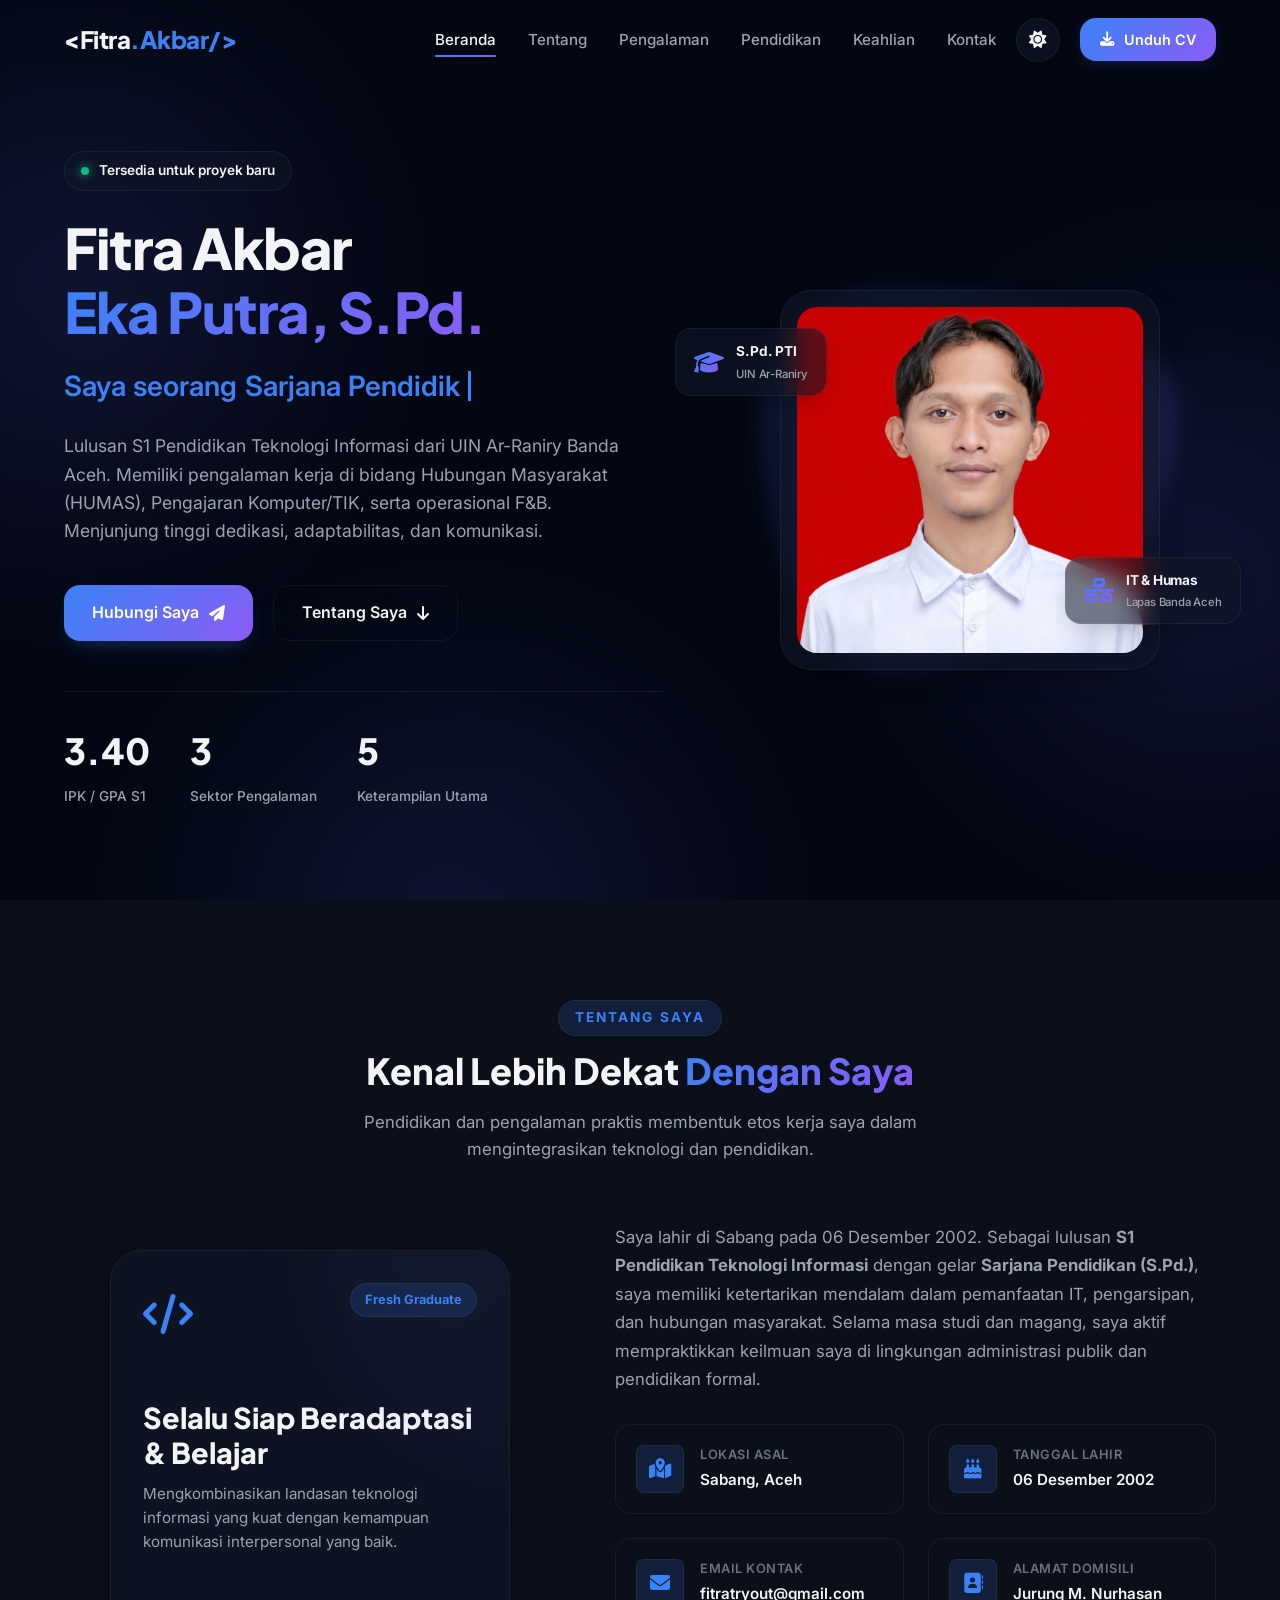
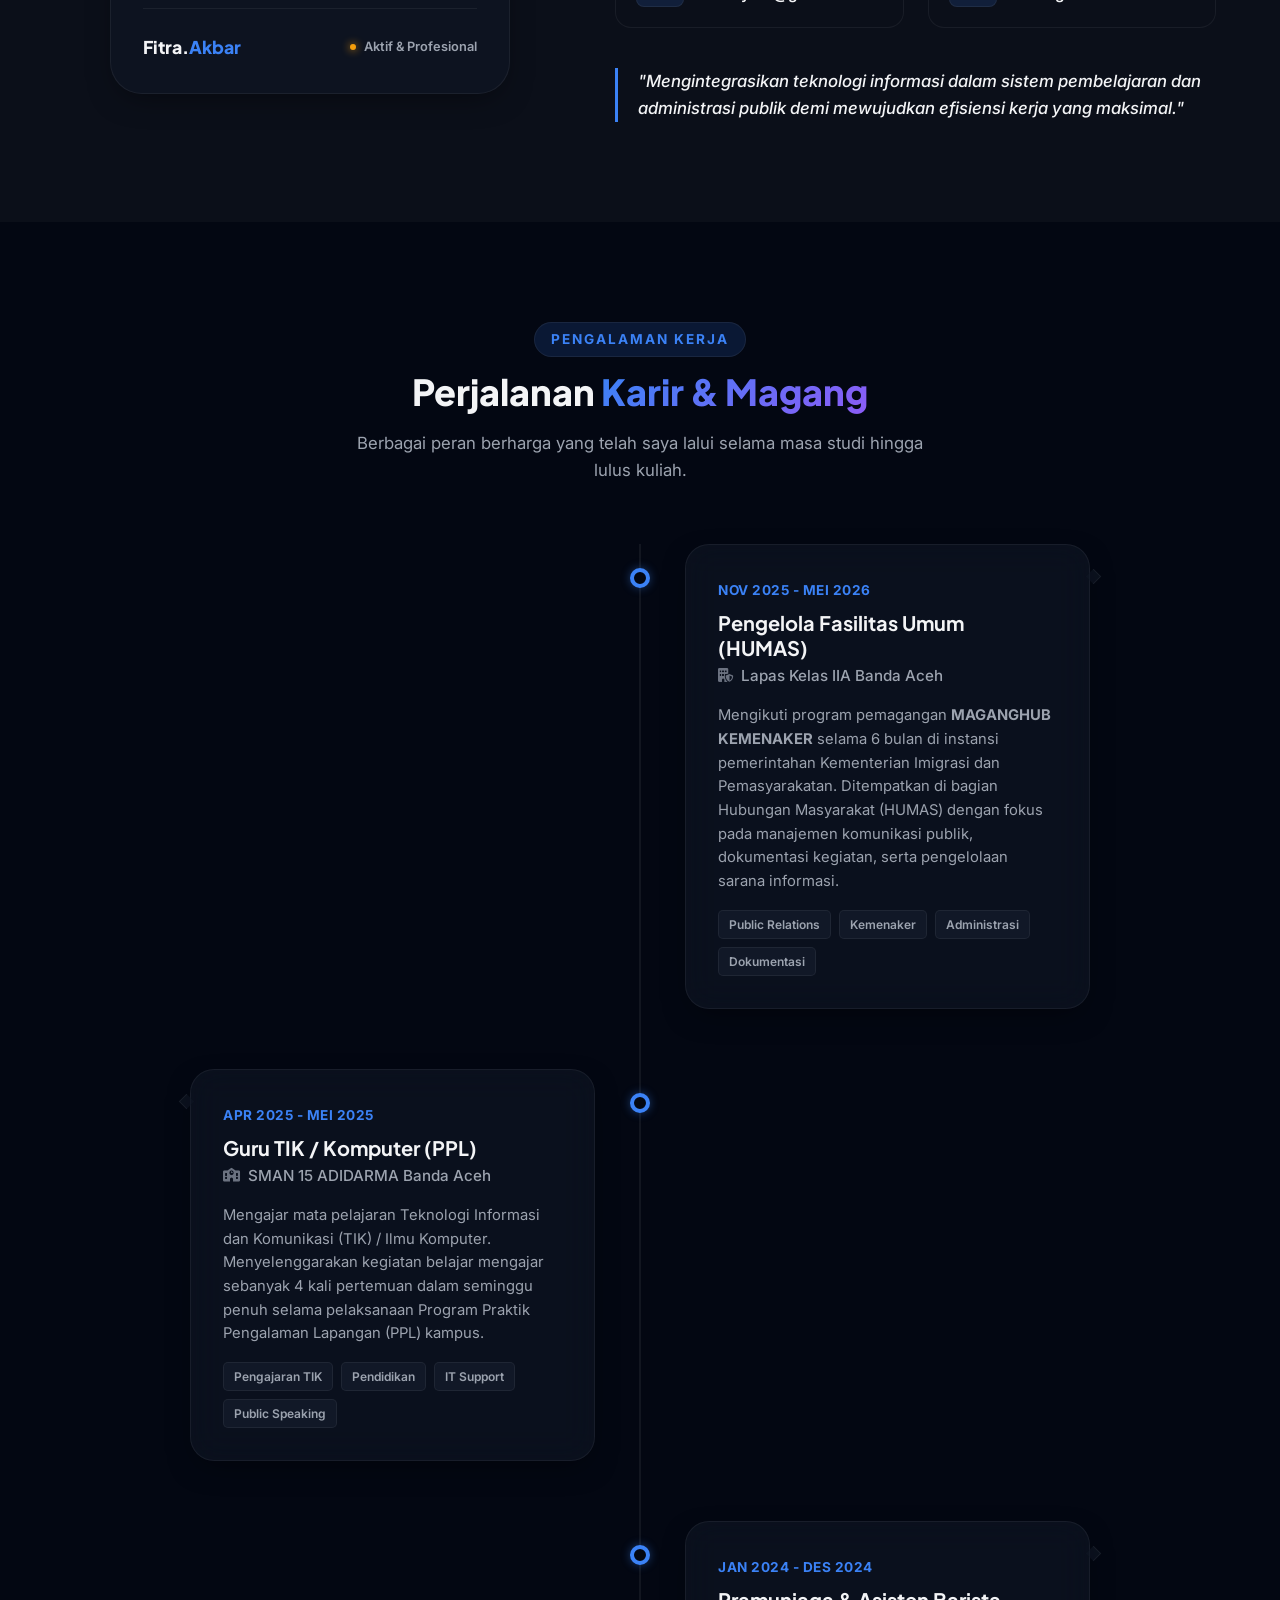
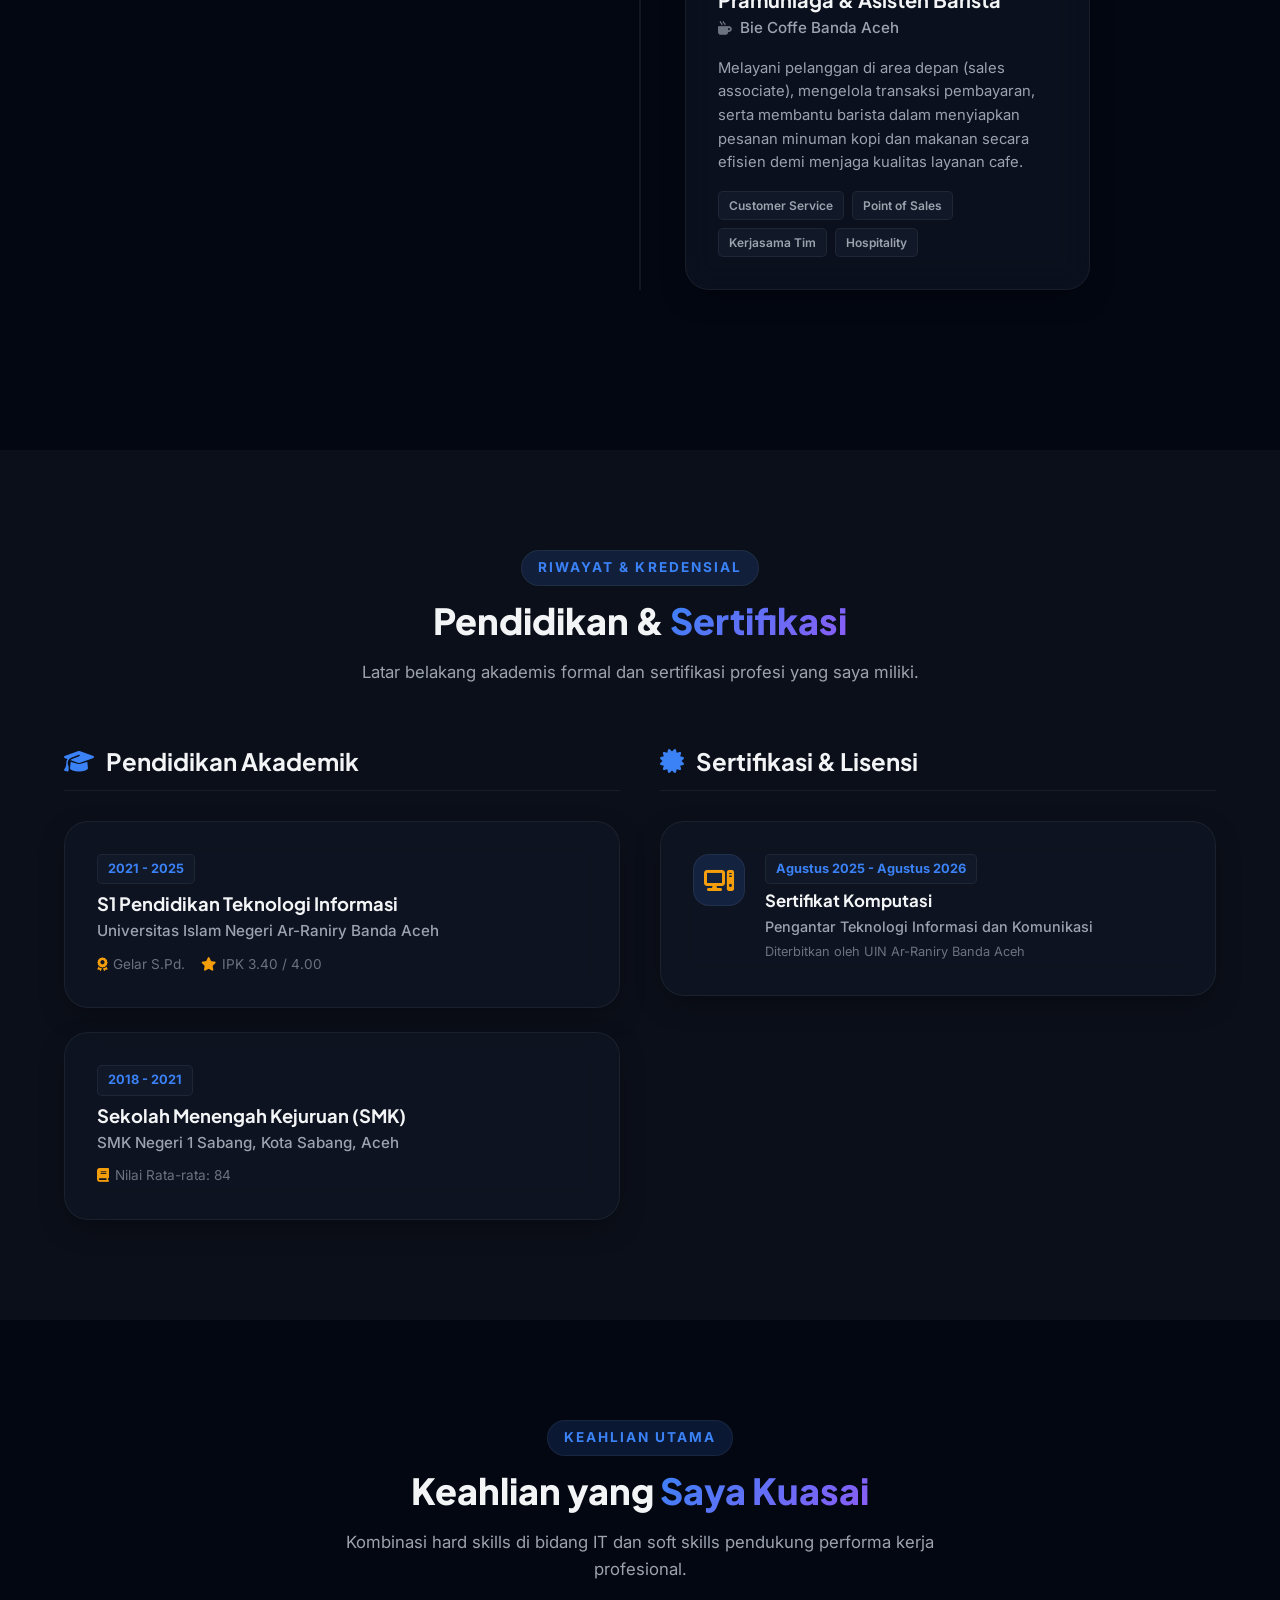
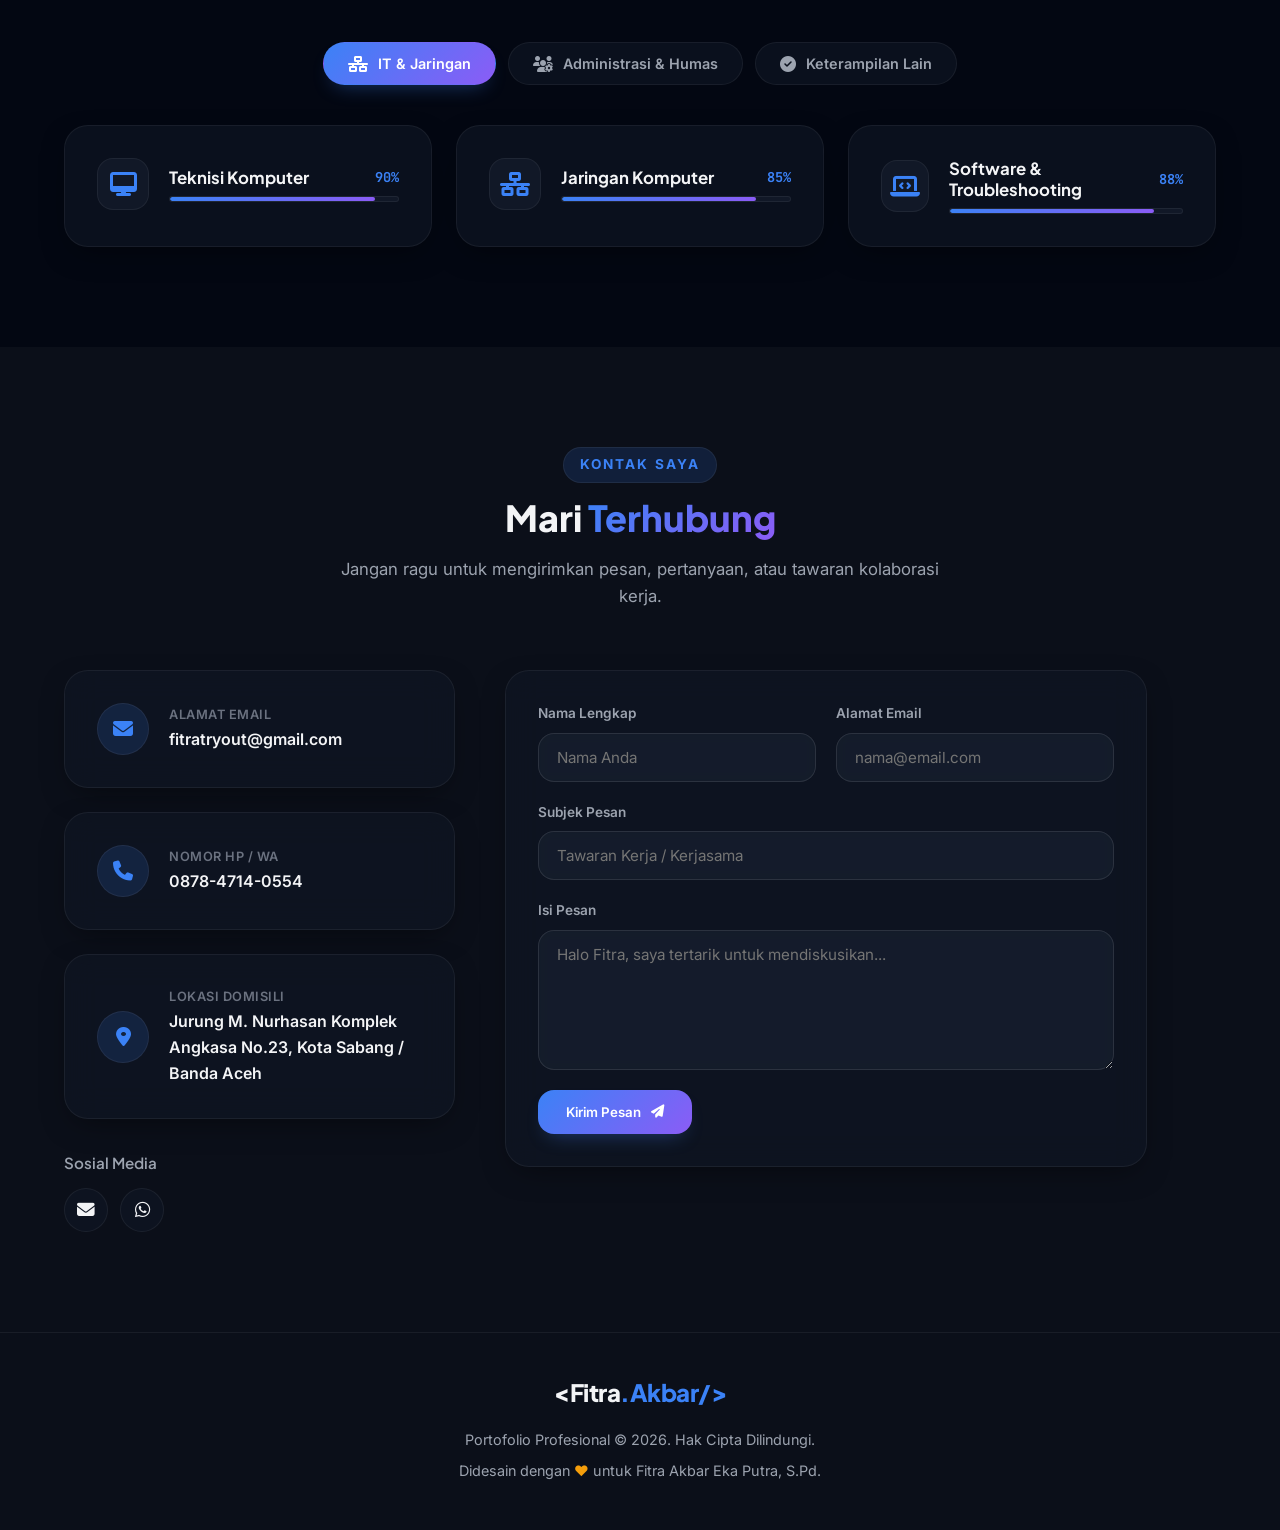
<file: public/fitraakbar/index.html>
<!DOCTYPE html>
<html lang="id" class="scroll-smooth dark">

<head>
  <meta charset="UTF-8">
  <meta name="viewport" content="width=device-width, initial-scale=1.0">
  <title>Fitra Akbar Eka Putra - Portofolio Profesional</title>
  <meta name="description"
    content="Portofolio profesional Fitra Akbar Eka Putra, Lulusan S1 Pendidikan Teknologi Informasi UIN Ar-Raniry. Menampilkan keahlian IT, Networking, Humas, & Pengajaran.">
  <link rel="icon" type="image/png" href="eka putra.png">

  <!-- Google Fonts -->
  <link rel="preconnect" href="https://fonts.googleapis.com">
  <link rel="preconnect" href="https://fonts.gstatic.com" crossorigin>
  <link
    href="https://fonts.googleapis.com/css2?family=Inter:wght@300;400;500;600;700&family=Plus+Jakarta+Sans:wght@300;400;500;600;700;800&family=JetBrains+Mono:wght@400;500&display=swap"
    rel="stylesheet">

  <!-- FontAwesome for Icons -->
  <link rel="stylesheet" href="https://cdnjs.cloudflare.com/ajax/libs/font-awesome/6.4.0/css/all.min.css">

  <!-- Custom CSS (Embedded) -->
  <style>
    /* ==========================================================================
       DESIGN SYSTEM & THEMES
       ========================================================================== */
    :root {
      /* Typography */
      --font-heading: 'Plus Jakarta Sans', sans-serif;
      --font-body: 'Inter', sans-serif;
      --font-mono: 'JetBrains Mono', monospace;

      /* Transitions */
      --transition-fast: all 0.2s cubic-bezier(0.4, 0, 0.2, 1);
      --transition-normal: all 0.4s cubic-bezier(0.4, 0, 0.2, 1);
      --transition-slow: all 0.6s cubic-bezier(0.4, 0, 0.2, 1);
      --transition-bounce: all 0.5s cubic-bezier(0.34, 1.56, 0.64, 1);

      /* Layout */
      --header-height: 80px;
      --container-max-width: 1200px;
      --border-radius-sm: 8px;
      --border-radius-md: 16px;
      --border-radius-lg: 24px;
      --border-radius-xl: 32px;
    }

    /* Dark Theme (Default) */
    .dark {
      --bg-primary: #030712;
      --bg-secondary: #0b0f19;
      --bg-tertiary: #111827;
      
      --text-primary: #f3f4f6;
      --text-secondary: #9ca3af;
      --text-muted: #6b7280;
      
      --color-primary: #3b82f6; /* Blue */
      --color-secondary: #8b5cf6; /* Violet */
      --color-accent: #f59e0b; /* Amber */
      
      --gradient-primary: linear-gradient(135deg, #3b82f6 0%, #8b5cf6 100%);
      --gradient-accent: linear-gradient(135deg, #f59e0b 0%, #d97706 100%);
      --gradient-glow: rgba(59, 130, 246, 0.15);
      
      --card-bg: rgba(17, 24, 39, 0.55);
      --card-border: rgba(255, 255, 255, 0.06);
      --card-shadow: 0 10px 30px -10px rgba(0, 0, 0, 0.5);
      
      --nav-bg: rgba(3, 7, 18, 0.75);
      --nav-border: rgba(255, 255, 255, 0.05);
      --input-bg: rgba(31, 41, 55, 0.4);
      --input-border: rgba(255, 255, 255, 0.1);
      
      --scrollbar-thumb: #374151;
      --scrollbar-track: #030712;
    }

    /* Light Theme */
    .light {
      --bg-primary: #f8fafc;
      --bg-secondary: #ffffff;
      --bg-tertiary: #f1f5f9;
      
      --text-primary: #0f172a;
      --text-secondary: #475569;
      --text-muted: #64748b;
      
      --color-primary: #2563eb; /* Stronger Blue */
      --color-secondary: #7c3aed; /* Stronger Violet */
      --color-accent: #d97706; /* Stronger Amber */
      
      --gradient-primary: linear-gradient(135deg, #2563eb 0%, #7c3aed 100%);
      --gradient-accent: linear-gradient(135deg, #d97706 0%, #b45309 100%);
      --gradient-glow: rgba(37, 99, 235, 0.06);
      
      --card-bg: rgba(255, 255, 255, 0.8);
      --card-border: rgba(0, 0, 0, 0.08);
      --card-shadow: 0 10px 30px -10px rgba(15, 23, 42, 0.06);
      
      --nav-bg: rgba(248, 250, 252, 0.8);
      --nav-border: rgba(0, 0, 0, 0.05);
      --input-bg: rgba(255, 255, 255, 0.9);
      --input-border: rgba(0, 0, 0, 0.1);
      
      --scrollbar-thumb: #cbd5e1;
      --scrollbar-track: #f8fafc;
    }

    /* ==========================================================================
       RESET & BASE STYLES
       ========================================================================== */
    * {
      margin: 0;
      padding: 0;
      box-sizing: border-box;
      outline: none;
    }

    body {
      font-family: var(--font-body);
      background-color: var(--bg-primary);
      color: var(--text-primary);
      line-height: 1.6;
      overflow-x: hidden;
      transition: background-color var(--transition-normal), color var(--transition-normal);
      -webkit-font-smoothing: antialiased;
    }

    h1, h2, h3, h4, h5, h6 {
      font-family: var(--font-heading);
      font-weight: 700;
      color: var(--text-primary);
      line-height: 1.25;
    }

    a {
      text-decoration: none;
      color: inherit;
      transition: var(--transition-fast);
    }

    button, input, textarea {
      font-family: inherit;
    }

    /* Custom Scrollbar */
    ::-webkit-scrollbar {
      width: 10px;
    }
    ::-webkit-scrollbar-track {
      background: var(--scrollbar-track);
    }
    ::-webkit-scrollbar-thumb {
      background: var(--scrollbar-thumb);
      border-radius: 5px;
    }
    ::-webkit-scrollbar-thumb:hover {
      background: var(--color-primary);
    }

    /* ==========================================================================
       UTILITIES & REUSABLE LAYOUTS
       ========================================================================== */
    .container {
      max-width: var(--container-max-width);
      margin: 0 auto;
      padding: 0 24px;
      width: 100%;
    }

    .section {
      padding: 100px 0;
      position: relative;
    }

    .section-header {
      text-align: center;
      max-width: 600px;
      margin: 0 auto 60px auto;
    }

    .section-tag {
      font-size: 0.85rem;
      font-weight: 700;
      text-transform: uppercase;
      letter-spacing: 0.15em;
      color: var(--color-primary);
      display: inline-block;
      margin-bottom: 12px;
      background: var(--gradient-glow);
      padding: 6px 16px;
      border-radius: 50px;
      border: 1px solid var(--card-border);
    }

    .section-title {
      font-size: 2.25rem;
      margin-bottom: 16px;
      font-weight: 800;
    }

    .section-subtitle {
      font-size: 1.05rem;
      color: var(--text-secondary);
    }

    .gradient-text {
      background: var(--gradient-primary);
      -webkit-background-clip: text;
      -webkit-text-fill-color: transparent;
      background-clip: text;
    }

    .gradient-btn {
      background: var(--gradient-primary);
      color: #ffffff;
      font-weight: 600;
      border: none;
      padding: 14px 28px;
      border-radius: var(--border-radius-md);
      cursor: pointer;
      display: inline-flex;
      align-items: center;
      gap: 10px;
      transition: var(--transition-bounce);
      box-shadow: 0 10px 20px -10px rgba(59, 130, 246, 0.4);
    }

    .gradient-btn:hover {
      transform: translateY(-3px);
      box-shadow: 0 15px 25px -10px rgba(59, 130, 246, 0.6);
    }

    .outline-btn {
      background: transparent;
      color: var(--text-primary);
      font-weight: 600;
      border: 1px solid var(--card-border);
      padding: 14px 28px;
      border-radius: var(--border-radius-md);
      cursor: pointer;
      display: inline-flex;
      align-items: center;
      gap: 10px;
      transition: var(--transition-normal);
      backdrop-filter: blur(10px);
    }

    .outline-btn:hover {
      border-color: var(--color-primary);
      background: var(--gradient-glow);
      transform: translateY(-2px);
    }

    /* Glass Card Base Style */
    .glass-card {
      background: var(--card-bg);
      border: 1px solid var(--card-border);
      border-radius: var(--border-radius-lg);
      padding: 32px;
      box-shadow: var(--card-shadow);
      backdrop-filter: blur(16px);
      -webkit-backdrop-filter: blur(16px);
      transition: var(--transition-normal);
    }

    .glass-card:hover {
      border-color: rgba(59, 130, 246, 0.25);
      transform: translateY(-5px);
      box-shadow: 0 20px 40px -15px rgba(0, 0, 0, 0.4);
    }

    /* Background Decors */
    .bg-glow-orb {
      position: absolute;
      width: 400px;
      height: 400px;
      border-radius: 50%;
      background: var(--gradient-primary);
      opacity: 0.15;
      filter: blur(120px);
      pointer-events: none;
      z-index: 0;
    }

    /* Reveal animations */
    .reveal {
      opacity: 0;
      transform: translateY(30px);
      transition: opacity 0.8s ease, transform 0.8s cubic-bezier(0.2, 0.8, 0.2, 1);
    }

    .reveal.active {
      opacity: 1;
      transform: translateY(0);
    }

    /* ==========================================================================
       NAVBAR
       ========================================================================== */
    .navbar {
      position: fixed;
      top: 0;
      left: 0;
      width: 100%;
      height: var(--header-height);
      z-index: 1000;
      display: flex;
      align-items: center;
      transition: var(--transition-normal);
      border-bottom: 1px solid transparent;
    }

    .navbar.scrolled {
      background: var(--nav-bg);
      backdrop-filter: blur(12px);
      -webkit-backdrop-filter: blur(12px);
      height: 70px;
      border-color: var(--nav-border);
      box-shadow: 0 4px 30px rgba(0, 0, 0, 0.05);
    }

    .navbar .container {
      display: flex;
      justify-content: space-between;
      align-items: center;
    }

    .logo {
      font-size: 1.5rem;
      font-family: var(--font-heading);
      font-weight: 800;
      letter-spacing: -0.5px;
      display: flex;
      align-items: center;
    }

    .logo span {
      color: var(--color-primary);
    }

    .nav-links {
      display: flex;
      gap: 32px;
      list-style: none;
      align-items: center;
    }

    .nav-links a {
      font-size: 0.95rem;
      font-weight: 500;
      color: var(--text-secondary);
      position: relative;
      padding: 8px 0;
    }

    .nav-links a:hover, .nav-links a.active {
      color: var(--text-primary);
    }

    .nav-links a::after {
      content: '';
      position: absolute;
      bottom: 0;
      left: 0;
      width: 0;
      height: 2px;
      background: var(--gradient-primary);
      transition: var(--transition-fast);
      border-radius: 2px;
    }

    .nav-links a:hover::after, .nav-links a.active::after {
      width: 100%;
    }

    .nav-actions {
      display: flex;
      align-items: center;
      gap: 20px;
    }

    .theme-toggle-btn {
      background: var(--card-bg);
      border: 1px solid var(--card-border);
      width: 44px;
      height: 44px;
      border-radius: 50%;
      cursor: pointer;
      display: flex;
      align-items: center;
      justify-content: center;
      color: var(--text-primary);
      transition: var(--transition-fast);
      box-shadow: var(--card-shadow);
    }

    .theme-toggle-btn:hover {
      background: var(--bg-tertiary);
      border-color: var(--color-primary);
      transform: scale(1.05);
    }

    .theme-toggle-btn i {
      font-size: 1.1rem;
    }

    .dark .theme-toggle-btn .fa-sun {
      display: block;
    }
    .dark .theme-toggle-btn .fa-moon {
      display: none;
    }
    .light .theme-toggle-btn .fa-sun {
      display: none;
    }
    .light .theme-toggle-btn .fa-moon {
      display: block;
    }

    .nav-cv-btn {
      padding: 10px 20px;
      font-size: 0.9rem;
      border-radius: var(--border-radius-md);
      box-shadow: 0 4px 15px -5px rgba(59, 130, 246, 0.3);
    }

    /* Burger Menu */
    .burger-btn {
      display: none;
      flex-direction: column;
      justify-content: space-between;
      width: 30px;
      height: 20px;
      background: transparent;
      border: none;
      cursor: pointer;
      z-index: 1001;
    }

    .burger-btn span {
      width: 100%;
      height: 2px;
      background-color: var(--text-primary);
      border-radius: 2px;
      transition: var(--transition-normal);
    }

    .burger-btn.active span:nth-child(1) {
      transform: translateY(9px) rotate(45deg);
    }
    .burger-btn.active span:nth-child(2) {
      opacity: 0;
    }
    .burger-btn.active span:nth-child(3) {
      transform: translateY(-9px) rotate(-45deg);
    }

    /* ==========================================================================
       HERO SECTION
       ========================================================================== */
    .hero {
      min-height: 100vh;
      display: flex;
      align-items: center;
      padding-top: calc(var(--header-height) + 40px);
      padding-bottom: 60px;
      position: relative;
      overflow: hidden;
    }

    .hero-grid {
      display: grid;
      grid-template-columns: 1.1fr 0.9fr;
      gap: 60px;
      align-items: center;
    }

    .hero-badge {
      display: inline-flex;
      align-items: center;
      gap: 10px;
      background: var(--card-bg);
      border: 1px solid var(--card-border);
      padding: 8px 16px;
      border-radius: 50px;
      font-size: 0.85rem;
      font-weight: 600;
      color: var(--text-primary);
      margin-bottom: 24px;
      backdrop-filter: blur(10px);
    }

    .hero-badge .status-dot {
      width: 8px;
      height: 8px;
      background-color: #10b981;
      border-radius: 50%;
      box-shadow: 0 0 10px #10b981;
      animation: pulse 2s infinite;
    }

    @keyframes pulse {
      0% { transform: scale(0.95); box-shadow: 0 0 0 0 rgba(16, 185, 129, 0.7); }
      70% { transform: scale(1); box-shadow: 0 0 0 6px rgba(16, 185, 129, 0); }
      100% { transform: scale(0.95); box-shadow: 0 0 0 0 rgba(16, 185, 129, 0); }
    }

    .hero-title {
      font-size: 3.5rem;
      font-weight: 800;
      line-height: 1.15;
      margin-bottom: 20px;
      letter-spacing: -1.5px;
    }

    .hero-typewriter {
      font-size: 1.75rem;
      font-weight: 600;
      color: var(--color-primary);
      margin-bottom: 24px;
      display: flex;
      align-items: center;
      gap: 8px;
      min-height: 40px;
    }

    .typewriter-cursor {
      width: 3px;
      height: 30px;
      background-color: var(--color-primary);
      animation: blink 0.8s infinite;
      display: inline-block;
    }

    @keyframes blink {
      0%, 100% { opacity: 1; }
      50% { opacity: 0; }
    }

    .hero-description {
      font-size: 1.1rem;
      color: var(--text-secondary);
      margin-bottom: 40px;
      max-width: 580px;
    }

    .hero-ctas {
      display: flex;
      gap: 20px;
      margin-bottom: 50px;
    }

    .hero-stats {
      display: flex;
      gap: 40px;
      border-top: 1px solid var(--card-border);
      padding-top: 30px;
    }

    .stat-box .stat-num {
      font-size: 2.25rem;
      font-weight: 800;
      color: var(--text-primary);
      display: block;
      margin-bottom: 4px;
      font-family: var(--font-heading);
    }

    .stat-box .stat-txt {
      font-size: 0.85rem;
      color: var(--text-secondary);
      font-weight: 500;
    }

    /* Hero Image */
    .hero-img-container {
      position: relative;
      display: flex;
      justify-content: center;
      align-items: center;
    }

    .hero-img-backdrop {
      position: absolute;
      width: 100%;
      height: 100%;
      max-width: 420px;
      max-height: 420px;
      border-radius: 30% 70% 70% 30% / 30% 30% 70% 70%;
      background: var(--gradient-primary);
      opacity: 0.15;
      filter: blur(10px);
      animation: morphing-bg 15s infinite alternate ease-in-out;
    }

    @keyframes morphing-bg {
      0% { border-radius: 30% 70% 70% 30% / 30% 30% 70% 70%; }
      50% { border-radius: 50% 50% 30% 70% / 50% 60% 40% 60%; }
      100% { border-radius: 60% 40% 60% 40% / 40% 50% 50% 60%; }
    }

    .hero-img-wrapper {
      position: relative;
      width: 100%;
      max-width: 380px;
      aspect-ratio: 1;
      border-radius: var(--border-radius-xl);
      border: 1px solid var(--card-border);
      background: var(--card-bg);
      box-shadow: var(--card-shadow);
      padding: 16px;
      overflow: hidden;
      backdrop-filter: blur(10px);
      transition: var(--transition-normal);
    }

    .hero-img-wrapper:hover {
      border-color: rgba(59, 130, 246, 0.3);
      transform: rotate(1deg) scale(1.02);
    }

    .hero-img-wrapper img {
      width: 100%;
      height: 100%;
      object-fit: cover;
      border-radius: 20px;
      filter: grayscale(15%) contrast(105%);
      transition: var(--transition-normal);
    }

    .hero-img-wrapper:hover img {
      filter: grayscale(0%) contrast(100%);
    }

    /* Floating Badges */
    .floating-badge {
      position: absolute;
      background: var(--card-bg);
      border: 1px solid var(--card-border);
      padding: 12px 18px;
      border-radius: var(--border-radius-md);
      box-shadow: 0 10px 25px -10px rgba(0,0,0,0.3);
      display: flex;
      align-items: center;
      gap: 12px;
      backdrop-filter: blur(12px);
      -webkit-backdrop-filter: blur(12px);
      z-index: 10;
      animation: float 4s ease-in-out infinite;
    }

    .floating-badge.badge-top {
      top: 10%;
      left: -10%;
      animation-delay: 0s;
    }

    .floating-badge.badge-bottom {
      bottom: 12%;
      right: -5%;
      animation-delay: 2s;
    }

    .floating-badge i {
      font-size: 1.5rem;
      background: var(--gradient-primary);
      -webkit-background-clip: text;
      -webkit-text-fill-color: transparent;
    }

    .floating-badge span {
      font-size: 0.85rem;
      font-weight: 700;
      letter-spacing: -0.2px;
      display: block;
      color: var(--text-primary);
    }

    .floating-badge span small {
      font-weight: 500;
      color: var(--text-secondary);
      display: block;
      margin-top: 2px;
    }

    @keyframes float {
      0%, 100% { transform: translateY(0); }
      50% { transform: translateY(-10px); }
    }

    /* ==========================================================================
       ABOUT ME SECTION
       ========================================================================== */
    .about-grid {
      display: grid;
      grid-template-columns: 0.9fr 1.1fr;
      gap: 60px;
      align-items: center;
    }

    .about-info-summary {
      font-size: 1.05rem;
      line-height: 1.7;
      color: var(--text-secondary);
      margin-bottom: 30px;
    }

    .about-facts {
      display: grid;
      grid-template-columns: 1fr 1fr;
      gap: 24px;
      margin-bottom: 40px;
    }

    .fact-card {
      background: var(--bg-secondary);
      border: 1px solid var(--card-border);
      border-radius: var(--border-radius-md);
      padding: 20px;
      display: flex;
      gap: 16px;
      align-items: center;
      transition: var(--transition-fast);
    }

    .fact-card:hover {
      border-color: rgba(59, 130, 246, 0.2);
      transform: translateX(4px);
    }

    .fact-icon-container {
      width: 48px;
      height: 48px;
      border-radius: var(--border-radius-sm);
      background: var(--gradient-glow);
      display: flex;
      align-items: center;
      justify-content: center;
      color: var(--color-primary);
      border: 1px solid var(--card-border);
      font-size: 1.25rem;
    }

    .fact-info .fact-label {
      font-size: 0.8rem;
      color: var(--text-muted);
      font-weight: 600;
      text-transform: uppercase;
      letter-spacing: 0.5px;
      display: block;
      margin-bottom: 2px;
    }

    .fact-info .fact-value {
      font-size: 0.95rem;
      font-weight: 600;
      color: var(--text-primary);
    }

    .about-quote {
      border-left: 3px solid var(--color-primary);
      padding-left: 20px;
      margin-top: 30px;
      font-style: italic;
      color: var(--text-primary);
      font-weight: 500;
      font-size: 1.05rem;
    }

    /* Left side Graphic */
    .about-graphic {
      position: relative;
      display: flex;
      justify-content: center;
    }

    .about-graphic-box {
      width: 100%;
      max-width: 400px;
      aspect-ratio: 0.9;
      border-radius: var(--border-radius-xl);
      background: var(--card-bg);
      border: 1px solid var(--card-border);
      padding: 32px;
      display: flex;
      flex-direction: column;
      justify-content: space-between;
      position: relative;
      box-shadow: var(--card-shadow);
      overflow: hidden;
    }

    .about-graphic-box::before {
      content: '';
      position: absolute;
      top: -50%;
      right: -50%;
      width: 100%;
      height: 100%;
      background: var(--gradient-primary);
      opacity: 0.05;
      border-radius: 50%;
      filter: blur(50px);
    }

    .about-graphic-top {
      display: flex;
      justify-content: space-between;
      align-items: flex-start;
      margin-bottom: 20px;
    }

    .about-graphic-logo {
      font-size: 2.5rem;
      color: var(--color-primary);
    }

    .about-graphic-pill {
      background: var(--gradient-glow);
      border: 1px solid var(--card-border);
      padding: 6px 14px;
      border-radius: 50px;
      font-size: 0.8rem;
      font-weight: 700;
      color: var(--color-primary);
    }

    .about-graphic-mid h3 {
      font-size: 1.8rem;
      margin-bottom: 12px;
      font-weight: 800;
      line-height: 1.2;
    }

    .about-graphic-mid p {
      font-size: 0.95rem;
      color: var(--text-secondary);
    }

    .about-graphic-bottom {
      display: flex;
      justify-content: space-between;
      align-items: center;
      border-top: 1px solid var(--card-border);
      padding-top: 24px;
      margin-top: 20px;
    }

    .graphic-sign-box {
      font-family: var(--font-heading);
      font-weight: 800;
      font-size: 1.1rem;
      color: var(--text-primary);
    }

    .graphic-sign-box span {
      color: var(--color-primary);
    }

    .graphic-badge {
      display: flex;
      align-items: center;
      gap: 8px;
    }

    .graphic-badge-dot {
      width: 6px;
      height: 6px;
      background: var(--color-accent);
      border-radius: 50%;
      box-shadow: 0 0 8px var(--color-accent);
    }

    .graphic-badge-text {
      font-size: 0.8rem;
      font-weight: 600;
      color: var(--text-secondary);
    }

    /* ==========================================================================
       EXPERIENCE TIMELINE
       ========================================================================== */
    .timeline {
      position: relative;
      max-width: 900px;
      margin: 0 auto;
    }

    .timeline::before {
      content: '';
      position: absolute;
      left: 50%;
      top: 0;
      bottom: 0;
      width: 2px;
      background: var(--card-border);
      transform: translateX(-50%);
    }

    .timeline-item {
      position: relative;
      margin-bottom: 60px;
      width: 100%;
      display: flex;
      justify-content: flex-end;
    }

    .timeline-item:nth-child(even) {
      justify-content: flex-start;
    }

    .timeline-dot {
      position: absolute;
      left: 50%;
      top: 24px;
      width: 20px;
      height: 20px;
      border-radius: 50%;
      background: var(--bg-primary);
      border: 4px solid var(--color-primary);
      transform: translateX(-50%);
      z-index: 10;
      box-shadow: 0 0 10px rgba(59, 130, 246, 0.4);
      transition: var(--transition-fast);
    }

    .timeline-item:hover .timeline-dot {
      transform: translateX(-50%) scale(1.2);
      border-color: var(--color-accent);
      box-shadow: 0 0 15px rgba(245, 158, 11, 0.6);
    }

    .timeline-card {
      width: 45%;
      position: relative;
      z-index: 5;
    }

    .timeline-card::after {
      content: '';
      position: absolute;
      top: 26px;
      right: -10px;
      width: 10px;
      height: 10px;
      background: var(--card-bg);
      border-top: 1px solid var(--card-border);
      border-right: 1px solid var(--card-border);
      transform: rotate(45deg);
      z-index: -1;
    }

    .timeline-item:nth-child(even) .timeline-card::after {
      right: auto;
      left: -10px;
      transform: rotate(225deg);
    }

    .timeline-time {
      font-size: 0.85rem;
      font-weight: 700;
      color: var(--color-primary);
      display: inline-block;
      margin-bottom: 8px;
      letter-spacing: 0.5px;
      text-transform: uppercase;
    }

    .timeline-item:hover .timeline-time {
      color: var(--color-accent);
    }

    .timeline-card-header {
      margin-bottom: 16px;
    }

    .timeline-card-header h3 {
      font-size: 1.25rem;
      margin-bottom: 4px;
      font-weight: 700;
    }

    .timeline-card-header .company {
      font-size: 0.95rem;
      color: var(--text-secondary);
      font-weight: 500;
      display: flex;
      align-items: center;
      gap: 8px;
    }

    .timeline-card-header .company i {
      font-size: 0.85rem;
      color: var(--text-muted);
    }

    .timeline-desc {
      font-size: 0.925rem;
      color: var(--text-secondary);
      line-height: 1.6;
    }

    .timeline-badges {
      display: flex;
      flex-wrap: wrap;
      gap: 8px;
      margin-top: 16px;
    }

    .timeline-badge {
      font-size: 0.75rem;
      font-weight: 600;
      background: var(--bg-tertiary);
      border: 1px solid var(--card-border);
      padding: 4px 10px;
      border-radius: 5px;
      color: var(--text-secondary);
    }

    /* ==========================================================================
       EDUCATION & CERTIFICATIONS
       ========================================================================== */
    .edu-cert-grid {
      display: grid;
      grid-template-columns: 1fr 1fr;
      gap: 40px;
    }

    .column-title {
      font-size: 1.5rem;
      margin-bottom: 30px;
      display: flex;
      align-items: center;
      gap: 12px;
      border-bottom: 1px solid var(--card-border);
      padding-bottom: 14px;
    }

    .column-title i {
      color: var(--color-primary);
    }

    .edu-list, .cert-list {
      display: flex;
      flex-direction: column;
      gap: 24px;
    }

    .edu-item, .cert-item {
      position: relative;
    }

    .edu-time {
      font-size: 0.8rem;
      font-weight: 700;
      color: var(--color-primary);
      display: inline-block;
      margin-bottom: 8px;
      background: var(--bg-tertiary);
      border: 1px solid var(--card-border);
      padding: 4px 10px;
      border-radius: 5px;
    }

    .edu-item h4 {
      font-size: 1.15rem;
      margin-bottom: 4px;
      font-weight: 700;
    }

    .edu-item .school {
      font-size: 0.95rem;
      color: var(--text-secondary);
      font-weight: 500;
      margin-bottom: 10px;
    }

    .edu-meta {
      display: flex;
      gap: 16px;
      font-size: 0.85rem;
      color: var(--text-muted);
    }

    .edu-meta span {
      display: flex;
      align-items: center;
      gap: 6px;
    }

    .edu-meta i {
      color: var(--color-accent);
    }

    /* Certification Card */
    .cert-item-card {
      display: flex;
      gap: 20px;
      align-items: flex-start;
    }

    .cert-badge-icon {
      width: 52px;
      height: 52px;
      border-radius: var(--border-radius-md);
      background: var(--gradient-glow);
      border: 1px solid var(--card-border);
      display: flex;
      align-items: center;
      justify-content: center;
      color: var(--color-accent);
      font-size: 1.5rem;
      flex-shrink: 0;
    }

    .cert-info h4 {
      font-size: 1.05rem;
      margin-bottom: 4px;
      font-weight: 700;
    }

    .cert-info .issuer {
      font-size: 0.9rem;
      color: var(--text-secondary);
      margin-bottom: 4px;
      font-weight: 500;
    }

    .cert-info .validity {
      font-size: 0.8rem;
      color: var(--text-muted);
      display: block;
    }

    /* ==========================================================================
       SKILLS SECTION
       ========================================================================== */
    .skills-tabs-container {
      display: flex;
      flex-direction: column;
      gap: 40px;
    }

    .skills-nav {
      display: flex;
      justify-content: center;
      gap: 12px;
      flex-wrap: wrap;
    }

    .skills-tab-btn {
      background: var(--card-bg);
      border: 1px solid var(--card-border);
      color: var(--text-secondary);
      padding: 12px 24px;
      border-radius: 50px;
      font-weight: 600;
      cursor: pointer;
      display: flex;
      align-items: center;
      gap: 10px;
      transition: var(--transition-bounce);
      font-size: 0.9rem;
    }

    .skills-tab-btn i {
      font-size: 1rem;
    }

    .skills-tab-btn:hover {
      border-color: rgba(59, 130, 246, 0.3);
      color: var(--text-primary);
      transform: translateY(-2px);
    }

    .skills-tab-btn.active {
      background: var(--gradient-primary);
      color: #ffffff;
      border-color: transparent;
      box-shadow: 0 10px 20px -10px rgba(59, 130, 246, 0.4);
    }

    .skills-content-panel {
      display: none;
      grid-template-columns: repeat(auto-fit, minmax(280px, 1fr));
      gap: 24px;
      animation: tabFadeIn 0.5s ease forwards;
    }

    @keyframes tabFadeIn {
      from { opacity: 0; transform: translateY(15px); }
      to { opacity: 1; transform: translateY(0); }
    }

    .skills-content-panel.active {
      display: grid;
    }

    /* Skill Card Details */
    .skill-card-inner {
      display: flex;
      gap: 20px;
      align-items: center;
    }

    .skill-icon-box {
      width: 52px;
      height: 52px;
      border-radius: var(--border-radius-md);
      background: var(--bg-tertiary);
      border: 1px solid var(--card-border);
      display: flex;
      align-items: center;
      justify-content: center;
      color: var(--color-primary);
      font-size: 1.5rem;
      transition: var(--transition-normal);
    }

    .glass-card:hover .skill-icon-box {
      background: var(--gradient-primary);
      color: #ffffff;
      border-color: transparent;
      transform: scale(1.05) rotate(5deg);
    }

    .skill-info-details {
      flex-grow: 1;
    }

    .skill-info-details h4 {
      font-size: 1.05rem;
      margin-bottom: 8px;
      font-weight: 700;
      display: flex;
      justify-content: space-between;
      align-items: center;
    }

    .skill-info-details h4 span.percent {
      font-size: 0.85rem;
      color: var(--color-primary);
      font-family: var(--font-mono);
    }

    .skill-progress-bar-bg {
      width: 100%;
      height: 6px;
      background: var(--bg-tertiary);
      border-radius: 10px;
      overflow: hidden;
      border: 1px solid var(--card-border);
    }

    .skill-progress-bar-fill {
      height: 100%;
      background: var(--gradient-primary);
      border-radius: 10px;
      width: 0%;
      transition: width 1.5s cubic-bezier(0.1, 0.8, 0.2, 1);
    }

    /* ==========================================================================
       CONTACT & COLLABORATION
       ========================================================================== */
    .contact-wrapper {
      display: grid;
      grid-template-columns: 0.85fr 1.15fr;
      gap: 50px;
      align-items: flex-start;
    }

    .contact-info-column {
      display: flex;
      flex-direction: column;
      gap: 24px;
    }

    .contact-detail-card {
      display: flex;
      gap: 20px;
      align-items: center;
    }

    .contact-detail-icon {
      width: 52px;
      height: 52px;
      border-radius: 50%;
      background: var(--gradient-glow);
      border: 1px solid var(--card-border);
      display: flex;
      align-items: center;
      justify-content: center;
      color: var(--color-primary);
      font-size: 1.25rem;
      flex-shrink: 0;
    }

    .contact-detail-texts span {
      font-size: 0.8rem;
      color: var(--text-muted);
      font-weight: 600;
      text-transform: uppercase;
      letter-spacing: 0.5px;
      display: block;
      margin-bottom: 2px;
    }

    .contact-detail-texts a, .contact-detail-texts p {
      font-size: 1rem;
      font-weight: 600;
      color: var(--text-primary);
    }

    .contact-detail-texts a:hover {
      color: var(--color-primary);
    }

    .contact-socials-wrapper {
      margin-top: 10px;
    }

    .contact-socials-wrapper h4 {
      font-size: 0.95rem;
      color: var(--text-secondary);
      margin-bottom: 16px;
      font-weight: 600;
    }

    .contact-socials-list {
      display: flex;
      gap: 12px;
    }

    .social-btn {
      width: 44px;
      height: 44px;
      border-radius: 50%;
      background: var(--card-bg);
      border: 1px solid var(--card-border);
      color: var(--text-primary);
      display: flex;
      align-items: center;
      justify-content: center;
      font-size: 1.1rem;
      transition: var(--transition-bounce);
    }

    .social-btn:hover {
      background: var(--gradient-primary);
      color: #ffffff;
      border-color: transparent;
      transform: translateY(-4px) scale(1.05);
    }

    /* Form Styles */
    .contact-form-container {
      display: flex;
      flex-direction: column;
      gap: 20px;
    }

    .form-row {
      display: grid;
      grid-template-columns: 1fr 1fr;
      gap: 20px;
    }

    .form-group {
      display: flex;
      flex-direction: column;
      gap: 8px;
    }

    .form-group label {
      font-size: 0.85rem;
      font-weight: 600;
      color: var(--text-secondary);
    }

    .form-control {
      background: var(--input-bg);
      border: 1px solid var(--input-border);
      border-radius: var(--border-radius-md);
      padding: 14px 18px;
      color: var(--text-primary);
      font-size: 0.95rem;
      transition: var(--transition-fast);
      backdrop-filter: blur(5px);
    }

    .form-control:focus {
      border-color: var(--color-primary);
      box-shadow: 0 0 15px rgba(59, 130, 246, 0.15);
      background: var(--bg-tertiary);
    }

    textarea.form-control {
      resize: vertical;
      min-height: 140px;
    }

    /* ==========================================================================
       FOOTER
       ========================================================================== */
    .footer {
      background: var(--bg-secondary);
      border-top: 1px solid var(--card-border);
      padding: 40px 0;
      text-align: center;
    }

    .footer-logo {
      margin-bottom: 16px;
    }

    .footer p {
      font-size: 0.9rem;
      color: var(--text-secondary);
      margin-bottom: 8px;
    }

    .footer p span {
      color: var(--color-accent);
    }

    .footer-credit {
      font-size: 0.8rem;
      color: var(--text-muted);
    }

    /* ==========================================================================
       RESPONSIVE MEDIA QUERIES
       ========================================================================== */
    @media (max-width: 1024px) {
      .hero-grid {
        grid-template-columns: 1fr;
        gap: 50px;
        text-align: center;
      }

      .hero-badge, .hero-typewriter, .hero-ctas, .hero-stats {
        justify-content: center;
      }

      .hero-description {
        margin-left: auto;
        margin-right: auto;
      }

      .hero-img-container {
        order: -1;
        margin-bottom: 20px;
      }

      .floating-badge.badge-top {
        left: 5%;
      }

      .floating-badge.badge-bottom {
        right: 5%;
      }

      .about-grid {
        grid-template-columns: 1fr;
        gap: 50px;
      }

      .about-graphic {
        order: -1;
      }

      .edu-cert-grid {
        grid-template-columns: 1fr;
        gap: 50px;
      }
    }

    @media (max-width: 768px) {
      :root {
        --header-height: 70px;
      }

      .section {
        padding: 70px 0;
      }

      .section-title {
        font-size: 1.85rem;
      }

      .hero-title {
        font-size: 2.5rem;
      }

      .hero-typewriter {
        font-size: 1.4rem;
      }

      /* Mobile Nav */
      .burger-btn {
        display: flex;
      }

      .nav-links {
        position: fixed;
        top: 0;
        right: -100%;
        width: 280px;
        height: 100vh;
        background: var(--bg-secondary);
        border-left: 1px solid var(--card-border);
        flex-direction: column;
        justify-content: center;
        align-items: center;
        gap: 36px;
        transition: var(--transition-normal);
        z-index: 1000;
        box-shadow: -10px 0 30px rgba(0,0,0,0.1);
      }

      .nav-links.active {
        right: 0;
      }

      .nav-actions {
        margin-right: 44px; /* Space for burger button */
      }

      /* Timeline Mobile */
      .timeline::before {
        left: 16px;
      }

      .timeline-dot {
        left: 16px;
        transform: none;
      }

      .timeline-item {
        justify-content: flex-start;
        padding-left: 44px;
        margin-bottom: 40px;
      }

      .timeline-item:nth-child(even) {
        justify-content: flex-start;
      }

      .timeline-card {
        width: 100%;
      }

      .timeline-card::after {
        left: -10px;
        right: auto;
        transform: rotate(225deg);
      }

      .timeline-item:nth-child(even) .timeline-card::after {
        transform: rotate(225deg);
      }

      .timeline-item:hover .timeline-dot {
        transform: scale(1.2);
      }

      /* About & Skills Mobile */
      .about-facts {
        grid-template-columns: 1fr;
      }

      .skills-nav {
        flex-direction: row;
      }

      .skills-tab-btn {
        padding: 10px 18px;
        font-size: 0.8rem;
      }

      /* Contact Mobile */
      .contact-wrapper {
        grid-template-columns: 1fr;
        gap: 40px;
      }

      .form-row {
        grid-template-columns: 1fr;
        gap: 20px;
      }

      .container {
        padding: 0 16px;
      }
    }
  </style>
</head>

<body class="dark">

  <!-- Background Orbs -->
  <div class="orb-wrapper" style="position: absolute; inset: 0; overflow: hidden; pointer-events: none; z-index: -1;">
    <div class="bg-glow-orb" style="top: 10%; left: -10%;"></div>
    <div class="bg-glow-orb" style="top: 40%; right: -10%;"></div>
    <div class="bg-glow-orb" style="top: 80%; left: 20%;"></div>
  </div>

  <!-- ==========================================================================
     NAVBAR
     ========================================================================== -->
  <nav class="navbar" id="navbar">
    <div class="container">
      <a href="#home" class="logo">&lt;Fitra<span>.Akbar/&gt;</span></a>
      
      <div style="display: flex; align-items: center; gap: 20px;">
        <ul class="nav-links" id="navLinks">
          <li><a href="#home" class="active">Beranda</a></li>
          <li><a href="#about">Tentang</a></li>
          <li><a href="#experience">Pengalaman</a></li>
          <li><a href="#edu-cert">Pendidikan</a></li>
          <li><a href="#skills">Keahlian</a></li>
          <li><a href="#contact">Kontak</a></li>
        </ul>

        <div class="nav-actions">
          <button class="theme-toggle-btn" id="themeToggle" aria-label="Toggle Theme">
            <i class="fa-solid fa-moon"></i>
            <i class="fa-solid fa-sun"></i>
          </button>
          <a href="CV-eka putra.pdf" target="_blank" class="gradient-btn nav-cv-btn">
            <i class="fa-solid fa-download"></i> Unduh CV
          </a>
        </div>

        <button class="burger-btn" id="burgerBtn" aria-label="Toggle Menu">
          <span></span>
          <span></span>
          <span></span>
        </button>
      </div>
    </div>
  </nav>

  <!-- ==========================================================================
     HERO SECTION
     ========================================================================== -->
  <section class="hero" id="home">
    <div class="container">
      <div class="hero-grid">
        <div class="hero-content reveal">
          <div class="hero-badge">
            <span class="status-dot"></span>
            Tersedia untuk proyek baru
          </div>
          <h1 class="hero-title">Fitra Akbar<br><span class="gradient-text">Eka Putra, S.Pd.</span></h1>
          
          <div class="hero-typewriter">
            <span>Saya seorang </span>
            <span id="typewriterText"></span>
            <span class="typewriter-cursor"></span>
          </div>

          <p class="hero-description">
            Lulusan S1 Pendidikan Teknologi Informasi dari UIN Ar-Raniry Banda Aceh. Memiliki pengalaman kerja di bidang Hubungan Masyarakat (HUMAS), Pengajaran Komputer/TIK, serta operasional F&B. Menjunjung tinggi dedikasi, adaptabilitas, dan komunikasi.
          </p>

          <div class="hero-ctas">
            <a href="#contact" class="gradient-btn">
              Hubungi Saya <i class="fa-solid fa-paper-plane"></i>
            </a>
            <a href="#about" class="outline-btn">
              Tentang Saya <i class="fa-solid fa-arrow-down"></i>
            </a>
          </div>

          <div class="hero-stats">
            <div class="stat-box">
              <span class="stat-num" data-val="3.40">0.00</span>
              <span class="stat-txt">IPK / GPA S1</span>
            </div>
            <div class="stat-box">
              <span class="stat-num" data-val="3">0</span>
              <span class="stat-txt">Sektor Pengalaman</span>
            </div>
            <div class="stat-box">
              <span class="stat-num" data-val="5">0</span>
              <span class="stat-txt">Keterampilan Utama</span>
            </div>
          </div>
        </div>

        <div class="hero-img-container reveal">
          <div class="hero-img-backdrop"></div>
          <div class="hero-img-wrapper">
            <img src="eka putra.png" alt="Fitra Akbar Eka Putra">
          </div>

          <!-- Floating Badges -->
          <div class="floating-badge badge-top">
            <i class="fa-solid fa-graduation-cap"></i>
            <span>
              S.Pd. PTI
              <small>UIN Ar-Raniry</small>
            </span>
          </div>

          <div class="floating-badge badge-bottom">
            <i class="fa-solid fa-network-wired"></i>
            <span>
              IT & Humas
              <small>Lapas Banda Aceh</small>
            </span>
          </div>
        </div>
      </div>
    </div>
  </section>

  <!-- ==========================================================================
     ABOUT ME SECTION
     ========================================================================== -->
  <section class="section" id="about" style="background-color: var(--bg-secondary); transition: background-color var(--transition-normal);">
    <div class="container">
      <div class="section-header reveal">
        <span class="section-tag">Tentang Saya</span>
        <h2 class="section-title">Kenal Lebih Dekat <span class="gradient-text">Dengan Saya</span></h2>
        <p class="section-subtitle">Pendidikan dan pengalaman praktis membentuk etos kerja saya dalam mengintegrasikan teknologi dan pendidikan.</p>
      </div>

      <div class="about-grid">
        <div class="about-graphic reveal">
          <div class="about-graphic-box">
            <div class="about-graphic-top">
              <div class="about-graphic-logo"><i class="fa-solid fa-code"></i></div>
              <span class="about-graphic-pill">Fresh Graduate</span>
            </div>
            <div class="about-graphic-mid">
              <h3>Selalu Siap Beradaptasi & Belajar</h3>
              <p>Mengkombinasikan landasan teknologi informasi yang kuat dengan kemampuan komunikasi interpersonal yang baik.</p>
            </div>
            <div class="about-graphic-bottom">
              <div class="graphic-sign-box">Fitra.<span>Akbar</span></div>
              <div class="graphic-badge">
                <div class="graphic-badge-dot"></div>
                <span class="graphic-badge-text">Aktif & Profesional</span>
              </div>
            </div>
          </div>
        </div>

        <div class="about-content reveal">
          <p class="about-info-summary">
            Saya lahir di Sabang pada 06 Desember 2002. Sebagai lulusan <strong>S1 Pendidikan Teknologi Informasi</strong> dengan gelar <strong>Sarjana Pendidikan (S.Pd.)</strong>, saya memiliki ketertarikan mendalam dalam pemanfaatan IT, pengarsipan, dan hubungan masyarakat. Selama masa studi dan magang, saya aktif mempraktikkan keilmuan saya di lingkungan administrasi publik dan pendidikan formal.
          </p>

          <div class="about-facts">
            <div class="fact-card">
              <div class="fact-icon-container">
                <i class="fa-solid fa-map-location-dot"></i>
              </div>
              <div class="fact-info">
                <span class="fact-label">Lokasi asal</span>
                <span class="fact-value">Sabang, Aceh</span>
              </div>
            </div>

            <div class="fact-card">
              <div class="fact-icon-container">
                <i class="fa-solid fa-cake-candles"></i>
              </div>
              <div class="fact-info">
                <span class="fact-label">Tanggal Lahir</span>
                <span class="fact-value">06 Desember 2002</span>
              </div>
            </div>

            <div class="fact-card">
              <div class="fact-icon-container">
                <i class="fa-solid fa-envelope"></i>
              </div>
              <div class="fact-info">
                <span class="fact-label">Email Kontak</span>
                <span class="fact-value">fitratryout@gmail.com</span>
              </div>
            </div>

            <div class="fact-card">
              <div class="fact-icon-container">
                <i class="fa-solid fa-address-book"></i>
              </div>
              <div class="fact-info">
                <span class="fact-label">Alamat Domisili</span>
                <span class="fact-value">Jurung M. Nurhasan</span>
              </div>
            </div>
          </div>

          <p class="about-quote">
            "Mengintegrasikan teknologi informasi dalam sistem pembelajaran dan administrasi publik demi mewujudkan efisiensi kerja yang maksimal."
          </p>
        </div>
      </div>
    </div>
  </section>

  <!-- ==========================================================================
     EXPERIENCE TIMELINE SECTION
     ========================================================================== -->
  <section class="section" id="experience">
    <div class="container">
      <div class="section-header reveal">
        <span class="section-tag">Pengalaman Kerja</span>
        <h2 class="section-title">Perjalanan <span class="gradient-text">Karir & Magang</span></h2>
        <p class="section-subtitle">Berbagai peran berharga yang telah saya lalui selama masa studi hingga lulus kuliah.</p>
      </div>

      <div class="timeline">
        <!-- Lapas IIA -->
        <div class="timeline-item reveal">
          <div class="timeline-dot"></div>
          <div class="glass-card timeline-card">
            <span class="timeline-time">Nov 2025 - Mei 2026</span>
            <div class="timeline-card-header">
              <h3>Pengelola Fasilitas Umum (HUMAS)</h3>
              <div class="company"><i class="fa-solid fa-building-shield"></i> Lapas Kelas IIA Banda Aceh</div>
            </div>
            <p class="timeline-desc">
              Mengikuti program pemagangan <strong>MAGANGHUB KEMENAKER</strong> selama 6 bulan di instansi pemerintahan Kementerian Imigrasi dan Pemasyarakatan. Ditempatkan di bagian Hubungan Masyarakat (HUMAS) dengan fokus pada manajemen komunikasi publik, dokumentasi kegiatan, serta pengelolaan sarana informasi.
            </p>
            <div class="timeline-badges">
              <span class="timeline-badge">Public Relations</span>
              <span class="timeline-badge">Kemenaker</span>
              <span class="timeline-badge">Administrasi</span>
              <span class="timeline-badge">Dokumentasi</span>
            </div>
          </div>
        </div>

        <!-- SMA Negeri 15 Adidarma -->
        <div class="timeline-item reveal">
          <div class="timeline-dot"></div>
          <div class="glass-card timeline-card">
            <span class="timeline-time">Apr 2025 - Mei 2025</span>
            <div class="timeline-card-header">
              <h3>Guru TIK / Komputer (PPL)</h3>
              <div class="company"><i class="fa-solid fa-school"></i> SMAN 15 ADIDARMA Banda Aceh</div>
            </div>
            <p class="timeline-desc">
              Mengajar mata pelajaran Teknologi Informasi dan Komunikasi (TIK) / Ilmu Komputer. Menyelenggarakan kegiatan belajar mengajar sebanyak 4 kali pertemuan dalam seminggu penuh selama pelaksanaan Program Praktik Pengalaman Lapangan (PPL) kampus.
            </p>
            <div class="timeline-badges">
              <span class="timeline-badge">Pengajaran TIK</span>
              <span class="timeline-badge">Pendidikan</span>
              <span class="timeline-badge">IT Support</span>
              <span class="timeline-badge">Public Speaking</span>
            </div>
          </div>
        </div>

        <!-- Bie Coffe -->
        <div class="timeline-item reveal">
          <div class="timeline-dot"></div>
          <div class="glass-card timeline-card">
            <span class="timeline-time">Jan 2024 - Des 2024</span>
            <div class="timeline-card-header">
              <h3>Pramuniaga & Asisten Barista</h3>
              <div class="company"><i class="fa-solid fa-mug-hot"></i> Bie Coffe Banda Aceh</div>
            </div>
            <p class="timeline-desc">
              Melayani pelanggan di area depan (sales associate), mengelola transaksi pembayaran, serta membantu barista dalam menyiapkan pesanan minuman kopi dan makanan secara efisien demi menjaga kualitas layanan cafe.
            </p>
            <div class="timeline-badges">
              <span class="timeline-badge">Customer Service</span>
              <span class="timeline-badge">Point of Sales</span>
              <span class="timeline-badge">Kerjasama Tim</span>
              <span class="timeline-badge">Hospitality</span>
            </div>
          </div>
        </div>
      </div>
    </div>
  </section>

  <!-- ==========================================================================
     EDUCATION & CERTIFICATIONS SECTION
     ========================================================================== -->
  <section class="section" id="edu-cert" style="background-color: var(--bg-secondary); transition: background-color var(--transition-normal);">
    <div class="container">
      <div class="section-header reveal">
        <span class="section-tag">Riwayat & Kredensial</span>
        <h2 class="section-title">Pendidikan & <span class="gradient-text">Sertifikasi</span></h2>
        <p class="section-subtitle">Latar belakang akademis formal dan sertifikasi profesi yang saya miliki.</p>
      </div>

      <div class="edu-cert-grid">
        <!-- Pendidikan Column -->
        <div class="reveal">
          <h3 class="column-title"><i class="fa-solid fa-graduation-cap"></i> Pendidikan Akademik</h3>
          <div class="edu-list">
            <!-- UIN Ar-Raniry -->
            <div class="glass-card edu-item">
              <span class="edu-time">2021 - 2025</span>
              <h4>S1 Pendidikan Teknologi Informasi</h4>
              <p class="school">Universitas Islam Negeri Ar-Raniry Banda Aceh</p>
              <div class="edu-meta">
                <span><i class="fa-solid fa-award"></i> Gelar S.Pd.</span>
                <span><i class="fa-solid fa-star"></i> IPK 3.40 / 4.00</span>
              </div>
            </div>

            <!-- SMK 1 Sabang -->
            <div class="glass-card edu-item">
              <span class="edu-time">2018 - 2021</span>
              <h4>Sekolah Menengah Kejuruan (SMK)</h4>
              <p class="school">SMK Negeri 1 Sabang, Kota Sabang, Aceh</p>
              <div class="edu-meta">
                <span><i class="fa-solid fa-book"></i> Nilai Rata-rata: 84</span>
              </div>
            </div>
          </div>
        </div>

        <!-- Sertifikasi Column -->
        <div class="reveal">
          <h3 class="column-title"><i class="fa-solid fa-certificate"></i> Sertifikasi & Lisensi</h3>
          <div class="cert-list">
            <div class="glass-card cert-item-card">
              <div class="cert-badge-icon">
                <i class="fa-solid fa-computer"></i>
              </div>
              <div class="cert-info">
                <span class="edu-time" style="margin-bottom: 6px;">Agustus 2025 - Agustus 2026</span>
                <h4>Sertifikat Komputasi</h4>
                <p class="issuer">Pengantar Teknologi Informasi dan Komunikasi</p>
                <span class="validity">Diterbitkan oleh UIN Ar-Raniry Banda Aceh</span>
              </div>
            </div>
          </div>
        </div>
      </div>
    </div>
  </section>

  <!-- ==========================================================================
     SKILLS SECTION
     ========================================================================== */ -->
  <section class="section" id="skills">
    <div class="container">
      <div class="section-header reveal">
        <span class="section-tag">Keahlian Utama</span>
        <h2 class="section-title">Keahlian yang <span class="gradient-text">Saya Kuasai</span></h2>
        <p class="section-subtitle">Kombinasi hard skills di bidang IT dan soft skills pendukung performa kerja profesional.</p>
      </div>

      <div class="skills-tabs-container reveal">
        <!-- Navigation tabs -->
        <div class="skills-nav">
          <button class="skills-tab-btn active" data-target="it-net">
            <i class="fa-solid fa-network-wired"></i> IT & Jaringan
          </button>
          <button class="skills-tab-btn" data-target="admin-pr">
            <i class="fa-solid fa-users-gear"></i> Administrasi & Humas
          </button>
          <button class="skills-tab-btn" data-target="personal">
            <i class="fa-solid fa-circle-check"></i> Keterampilan Lain
          </button>
        </div>

        <!-- Panels -->
        <!-- IT & NET Panel -->
        <div class="skills-content-panel active" id="it-net">
          <!-- Skill 1 -->
          <div class="glass-card skill-card">
            <div class="skill-card-inner">
              <div class="skill-icon-box"><i class="fa-solid fa-desktop"></i></div>
              <div class="skill-info-details">
                <h4>Teknisi Komputer <span class="percent">90%</span></h4>
                <div class="skill-progress-bar-bg">
                  <div class="skill-progress-bar-fill" data-width="90%"></div>
                </div>
              </div>
            </div>
          </div>

          <!-- Skill 2 -->
          <div class="glass-card skill-card">
            <div class="skill-card-inner">
              <div class="skill-icon-box"><i class="fa-solid fa-network-wired"></i></div>
              <div class="skill-info-details">
                <h4>Jaringan Komputer <span class="percent">85%</span></h4>
                <div class="skill-progress-bar-bg">
                  <div class="skill-progress-bar-fill" data-width="85%"></div>
                </div>
              </div>
            </div>
          </div>

          <!-- Skill 3 -->
          <div class="glass-card skill-card">
            <div class="skill-card-inner">
              <div class="skill-icon-box"><i class="fa-solid fa-laptop-code"></i></div>
              <div class="skill-info-details">
                <h4>Software & Troubleshooting <span class="percent">88%</span></h4>
                <div class="skill-progress-bar-bg">
                  <div class="skill-progress-bar-fill" data-width="88%"></div>
                </div>
              </div>
            </div>
          </div>
        </div>

        <!-- Admin & PR Panel -->
        <div class="skills-content-panel" id="admin-pr">
          <!-- Skill 1 -->
          <div class="glass-card skill-card">
            <div class="skill-card-inner">
              <div class="skill-icon-box"><i class="fa-solid fa-box-archive"></i></div>
              <div class="skill-info-details">
                <h4>Pengarsipan Dokumen <span class="percent">85%</span></h4>
                <div class="skill-progress-bar-bg">
                  <div class="skill-progress-bar-fill" data-width="85%"></div>
                </div>
              </div>
            </div>
          </div>

          <!-- Skill 2 -->
          <div class="glass-card skill-card">
            <div class="skill-card-inner">
              <div class="skill-icon-box"><i class="fa-solid fa-bullhorn"></i></div>
              <div class="skill-info-details">
                <h4>Humas & Public Relations <span class="percent">88%</span></h4>
                <div class="skill-progress-bar-bg">
                  <div class="skill-progress-bar-fill" data-width="88%"></div>
                </div>
              </div>
            </div>
          </div>

          <!-- Skill 3 -->
          <div class="glass-card skill-card">
            <div class="skill-card-inner">
              <div class="skill-icon-box"><i class="fa-solid fa-people-carry-box"></i></div>
              <div class="skill-info-details">
                <h4>Pelayanan Pelanggan <span class="percent">82%</span></h4>
                <div class="skill-progress-bar-bg">
                  <div class="skill-progress-bar-fill" data-width="82%"></div>
                </div>
              </div>
            </div>
          </div>
        </div>

        <!-- Personal & Other Panel -->
        <div class="skills-content-panel" id="personal">
          <!-- Skill 1 -->
          <div class="glass-card skill-card">
            <div class="skill-card-inner">
              <div class="skill-icon-box"><i class="fa-solid fa-chalkboard-user"></i></div>
              <div class="skill-info-details">
                <h4>Kemampuan Mengajar <span class="percent">85%</span></h4>
                <div class="skill-progress-bar-bg">
                  <div class="skill-progress-bar-fill" data-width="85%"></div>
                </div>
              </div>
            </div>
          </div>

          <!-- Skill 2 -->
          <div class="glass-card skill-card">
            <div class="skill-card-inner">
              <div class="skill-icon-box"><i class="fa-solid fa-swimmer"></i></div>
              <div class="skill-info-details">
                <h4>Berenang <span class="percent">80%</span></h4>
                <div class="skill-progress-bar-bg">
                  <div class="skill-progress-bar-fill" data-width="80%"></div>
                </div>
              </div>
            </div>
          </div>

          <!-- Skill 3 -->
          <div class="glass-card skill-card">
            <div class="skill-card-inner">
              <div class="skill-icon-box"><i class="fa-solid fa-comments"></i></div>
              <div class="skill-info-details">
                <h4>Komunikasi Interpersonal <span class="percent">90%</span></h4>
                <div class="skill-progress-bar-bg">
                  <div class="skill-progress-bar-fill" data-width="90%"></div>
                </div>
              </div>
            </div>
          </div>
        </div>
      </div>
    </div>
  </section>

  <!-- ==========================================================================
     CONTACT SECTION
     ========================================================================== -->
  <section class="section" id="contact" style="background-color: var(--bg-secondary); transition: background-color var(--transition-normal);">
    <div class="container">
      <div class="section-header reveal">
        <span class="section-tag">Kontak Saya</span>
        <h2 class="section-title">Mari <span class="gradient-text">Terhubung</span></h2>
        <p class="section-subtitle">Jangan ragu untuk mengirimkan pesan, pertanyaan, atau tawaran kolaborasi kerja.</p>
      </div>

      <div class="contact-wrapper">
        <!-- Info Column -->
        <div class="contact-info-column reveal">
          <div class="glass-card contact-detail-card">
            <div class="contact-detail-icon"><i class="fa-solid fa-envelope"></i></div>
            <div class="contact-detail-texts">
              <span>Alamat Email</span>
              <a href="mailto:fitratryout@gmail.com">fitratryout@gmail.com</a>
            </div>
          </div>

          <div class="glass-card contact-detail-card">
            <div class="contact-detail-icon"><i class="fa-solid fa-phone"></i></div>
            <div class="contact-detail-texts">
              <span>Nomor HP / WA</span>
              <a href="https://wa.me/6287847140554" target="_blank">0878-4714-0554</a>
            </div>
          </div>

          <div class="glass-card contact-detail-card">
            <div class="contact-detail-icon"><i class="fa-solid fa-location-dot"></i></div>
            <div class="contact-detail-texts">
              <span>Lokasi Domisili</span>
              <p>Jurung M. Nurhasan Komplek Angkasa No.23, Kota Sabang / Banda Aceh</p>
            </div>
          </div>

          <div class="contact-socials-wrapper">
            <h4>Sosial Media</h4>
            <div class="contact-socials-list">
              <a href="mailto:fitratryout@gmail.com" class="social-btn" aria-label="Email"><i class="fa-solid fa-envelope"></i></a>
              <a href="https://wa.me/6287847140554" class="social-btn" target="_blank" aria-label="WhatsApp"><i class="fa-brands fa-whatsapp"></i></a>
            </div>
          </div>
        </div>

        <!-- Form Column -->
        <div class="glass-card reveal">
          <form class="contact-form-container" id="contactForm">
            <div class="form-row">
              <div class="form-group">
                <label for="nameInput">Nama Lengkap</label>
                <input type="text" id="nameInput" class="form-control" placeholder="Nama Anda" required>
              </div>
              <div class="form-group">
                <label for="emailInput">Alamat Email</label>
                <input type="email" id="emailInput" class="form-control" placeholder="nama@email.com" required>
              </div>
            </div>

            <div class="form-group">
              <label for="subjectInput">Subjek Pesan</label>
              <input type="text" id="subjectInput" class="form-control" placeholder="Tawaran Kerja / Kerjasama" required>
            </div>

            <div class="form-group">
              <label for="messageInput">Isi Pesan</label>
              <textarea id="messageInput" class="form-control" placeholder="Halo Fitra, saya tertarik untuk mendiskusikan..." required></textarea>
            </div>

            <button type="submit" class="gradient-btn" style="border: none; cursor: pointer; align-self: flex-start;">
              Kirim Pesan <i class="fa-solid fa-paper-plane"></i>
            </button>
          </form>
        </div>
      </div>
    </div>
  </section>

  <!-- ==========================================================================
     FOOTER
     ========================================================================== -->
  <footer class="footer">
    <div class="container">
      <div class="footer-logo">
        <a href="#home" class="logo" style="justify-content: center;">&lt;Fitra<span>.Akbar/&gt;</span></a>
      </div>
      <p>Portofolio Profesional &copy; 2026. Hak Cipta Dilindungi.</p>
      <p class="footer-credit">Didesain dengan <span>&hearts;</span> untuk Fitra Akbar Eka Putra, S.Pd.</p>
    </div>
  </footer>

  <!-- ==========================================================================
     CUSTOM JAVASCRIPT
     ========================================================================== -->
  <script>
    // Theme Toggle State
    const themeToggleBtn = document.getElementById('themeToggle');
    const htmlElement = document.documentElement;
    const bodyElement = document.body;

    // Load saved theme or default to dark
    let savedTheme = localStorage.getItem('theme-fitra') || localStorage.getItem('theme') || 'dark';
    if (savedTheme === 'light-theme') savedTheme = 'light';
    if (savedTheme === 'dark-theme') savedTheme = 'dark';

    htmlElement.className = savedTheme;
    bodyElement.className = savedTheme;
    localStorage.setItem('theme-fitra', savedTheme);
    updateThemeIcon(savedTheme);

    themeToggleBtn.addEventListener('click', () => {
      const currentTheme = htmlElement.className;
      const newTheme = currentTheme === 'dark' ? 'light' : 'dark';
      
      htmlElement.className = newTheme;
      bodyElement.className = newTheme;
      localStorage.setItem('theme-fitra', newTheme);
      updateThemeIcon(newTheme);
    });

    function updateThemeIcon(theme) {
      const moonIcon = themeToggleBtn.querySelector('.fa-moon');
      const sunIcon = themeToggleBtn.querySelector('.fa-sun');
      if (theme === 'dark') {
        moonIcon.style.display = 'none';
        sunIcon.style.display = 'block';
      } else {
        moonIcon.style.display = 'block';
        sunIcon.style.display = 'none';
      }
    }

    // Mobile Navbar Toggle
    const burgerBtn = document.getElementById('burgerBtn');
    const navLinksList = document.getElementById('navLinks');
    const navLinkItems = navLinksList.querySelectorAll('a');

    burgerBtn.addEventListener('click', () => {
      burgerBtn.classList.toggle('active');
      navLinksList.classList.toggle('active');
    });

    navLinkItems.forEach(item => {
      item.addEventListener('click', () => {
        burgerBtn.classList.remove('active');
        navLinksList.classList.remove('active');
      });
    });

    // Navbar Scroll shadow
    window.addEventListener('scroll', () => {
      const navbar = document.getElementById('navbar');
      if (window.scrollY > 50) {
        navbar.classList.add('scrolled');
      } else {
        navbar.classList.remove('scrolled');
      }
    });

    // Typewriter Effect
    const words = [
      "Sarjana Pendidikan Teknologi Informasi",
      "Humas & Public Relations",
      "Teknisi Komputer & Jaringan",
      "Pramuniaga & Asisten Barista"
    ];
    let wordIndex = 0;
    let charIndex = 0;
    let isDeleting = false;
    const typewriterEl = document.getElementById('typewriterText');

    function type() {
      const currentWord = words[wordIndex];
      if (isDeleting) {
        typewriterEl.textContent = currentWord.substring(0, charIndex - 1);
        charIndex--;
      } else {
        typewriterEl.textContent = currentWord.substring(0, charIndex + 1);
        charIndex++;
      }

      let typeSpeed = isDeleting ? 40 : 100;

      if (!isDeleting && charIndex === currentWord.length) {
        // Pause at the end of the word
        typeSpeed = 2000;
        isDeleting = true;
      } else if (isDeleting && charIndex === 0) {
        isDeleting = false;
        wordIndex = (wordIndex + 1) % words.length;
        typeSpeed = 500;
      }

      setTimeout(type, typeSpeed);
    }
    document.addEventListener("DOMContentLoaded", () => {
      setTimeout(type, 1000);
      animateStats();
      animateSkills();
    });

    // Scroll Reveal (Simple Intersection Observer)
    const revealElements = document.querySelectorAll('.reveal');
    const observer = new IntersectionObserver((entries) => {
      entries.forEach(entry => {
        if (entry.isIntersecting) {
          entry.target.classList.add('active');
        }
      });
    }, { threshold: 0.1 });

    revealElements.forEach(el => observer.observe(el));

    // Animate stats counter
    function animateStats() {
      const stats = document.querySelectorAll('.stat-num');
      stats.forEach(stat => {
        const valStr = stat.getAttribute('data-val');
        const targetVal = parseFloat(valStr);
        const isDecimal = valStr.includes('.');
        let currentVal = 0;
        const duration = 1500;
        const interval = 20;
        const step = targetVal / (duration / interval);

        const counter = setInterval(() => {
          currentVal += step;
          if (currentVal >= targetVal) {
            currentVal = targetVal;
            clearInterval(counter);
          }
          stat.textContent = isDecimal ? currentVal.toFixed(2) : Math.floor(currentVal);
        }, interval);
      });
    }

    // Skills Tab Navigation & Animating progress bars
    const tabBtns = document.querySelectorAll('.skills-tab-btn');
    const panels = document.querySelectorAll('.skills-content-panel');

    tabBtns.forEach(btn => {
      btn.addEventListener('click', () => {
        const targetId = btn.getAttribute('data-target');
        
        tabBtns.forEach(b => b.classList.remove('active'));
        btn.classList.add('active');

        panels.forEach(panel => {
          if (panel.id === targetId) {
            panel.classList.add('active');
            // Animate only the active panel's skills
            const fills = panel.querySelectorAll('.skill-progress-bar-fill');
            fills.forEach(fill => {
              const widthVal = fill.getAttribute('data-width');
              fill.style.width = widthVal;
            });
          } else {
            panel.classList.remove('active');
          }
        });
      });
    });

    function animateSkills() {
      // Trigger animations for the initially active tab
      const activePanel = document.querySelector('.skills-content-panel.active');
      if (activePanel) {
        const fills = activePanel.querySelectorAll('.skill-progress-bar-fill');
        fills.forEach(fill => {
          const widthVal = fill.getAttribute('data-width');
          fill.style.width = widthVal;
        });
      }
    }

    // Form submission helper
    const contactForm = document.getElementById('contactForm');
    contactForm.addEventListener('submit', (e) => {
      e.preventDefault();
      const name = document.getElementById('nameInput').value;
      const email = document.getElementById('emailInput').value;
      const subject = document.getElementById('subjectInput').value;
      const message = document.getElementById('messageInput').value;

      // Construct WhatsApp URL
      const text = `Halo Fitra,\n\nNama: ${name}\nEmail: ${email}\nSubjek: ${subject}\nPesan: ${message}`;
      const waUrl = `https://wa.me/6287847140554?text=${encodeURIComponent(text)}`;
      
      // Open in new window
      window.open(waUrl, '_blank');
      
      // Reset form
      contactForm.reset();
    });

    // Active Nav Item on Scroll
    const sectionsList = document.querySelectorAll('section');
    const navItems = document.querySelectorAll('.nav-links a');

    window.addEventListener('scroll', () => {
      let currentSectionId = '';
      sectionsList.forEach(sec => {
        const sectionTop = sec.offsetTop;
        const sectionHeight = sec.clientHeight;
        if (window.scrollY >= (sectionTop - 150)) {
          currentSectionId = sec.getAttribute('id');
        }
      });

      navItems.forEach(item => {
        item.classList.remove('active');
        if (item.getAttribute('href') === `#${currentSectionId}`) {
          item.classList.add('active');
        }
      });
    });
  </script>
</body>

</html>
</file>
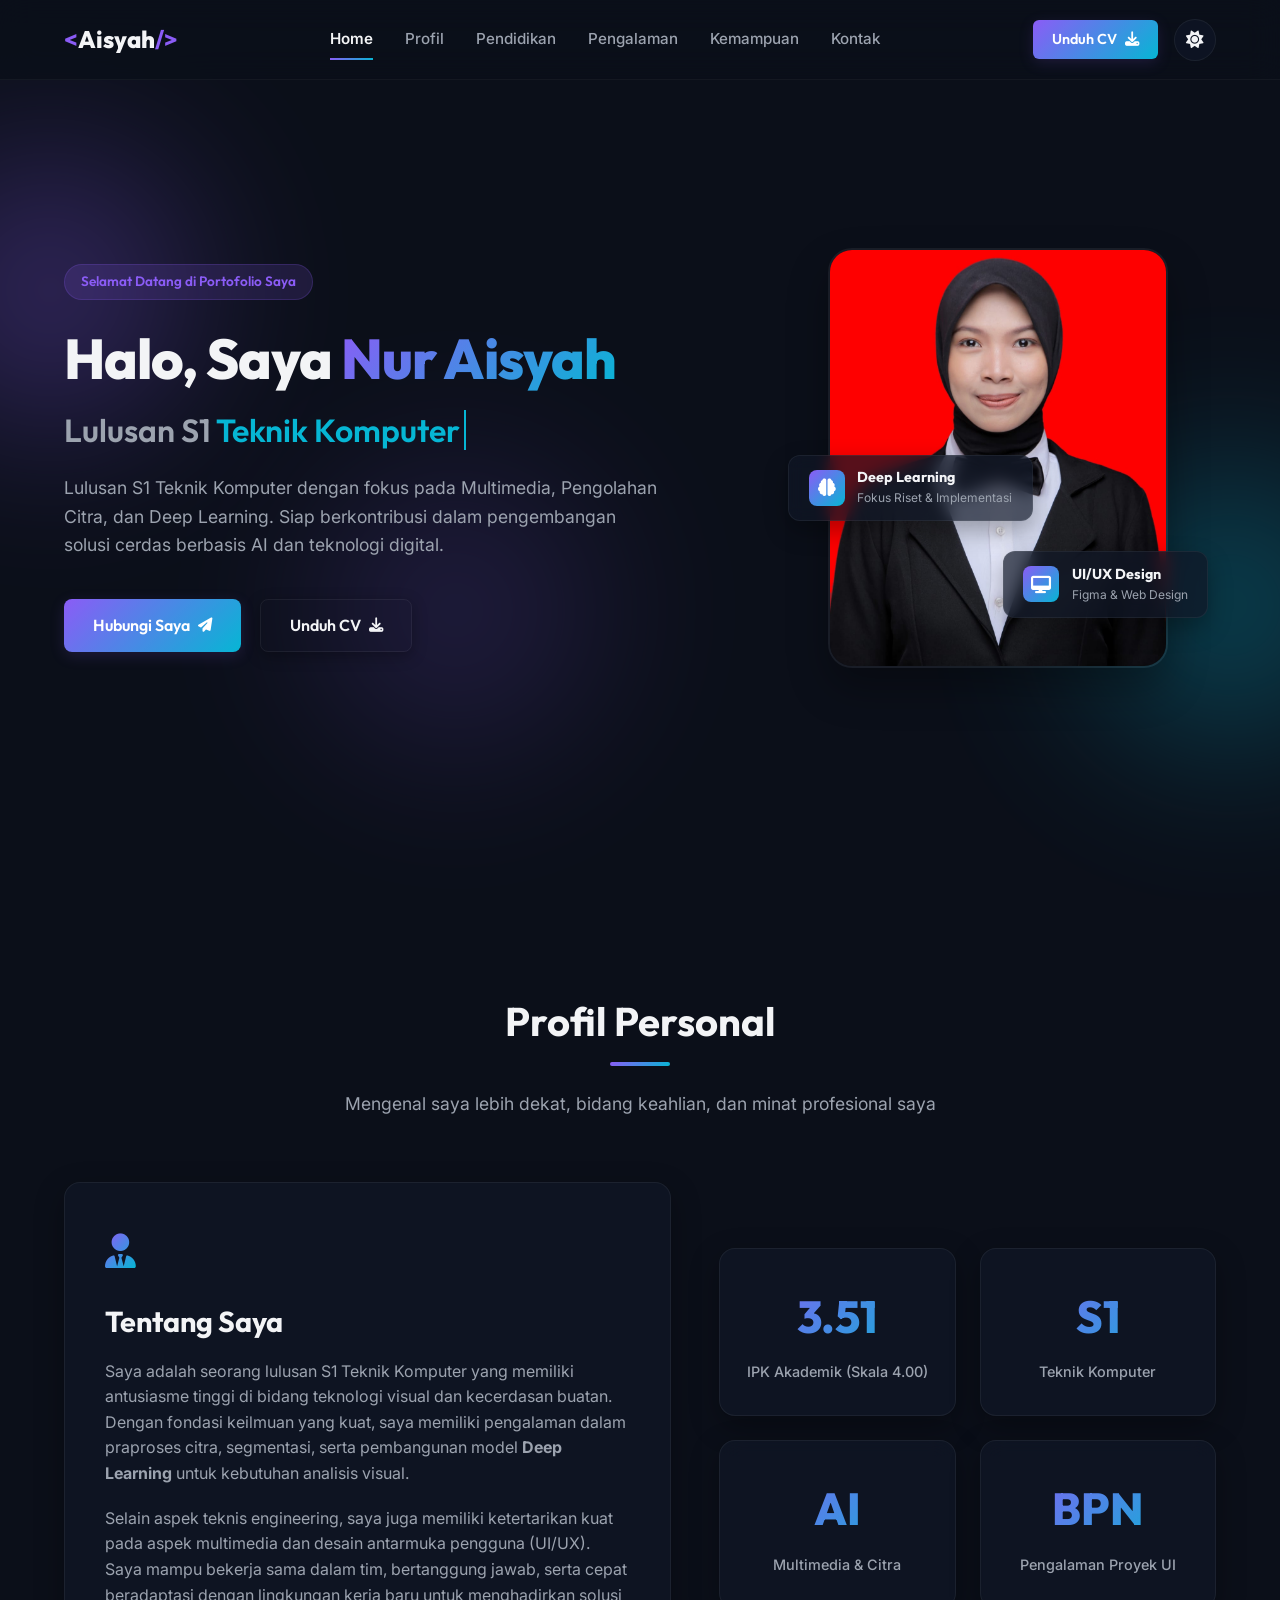
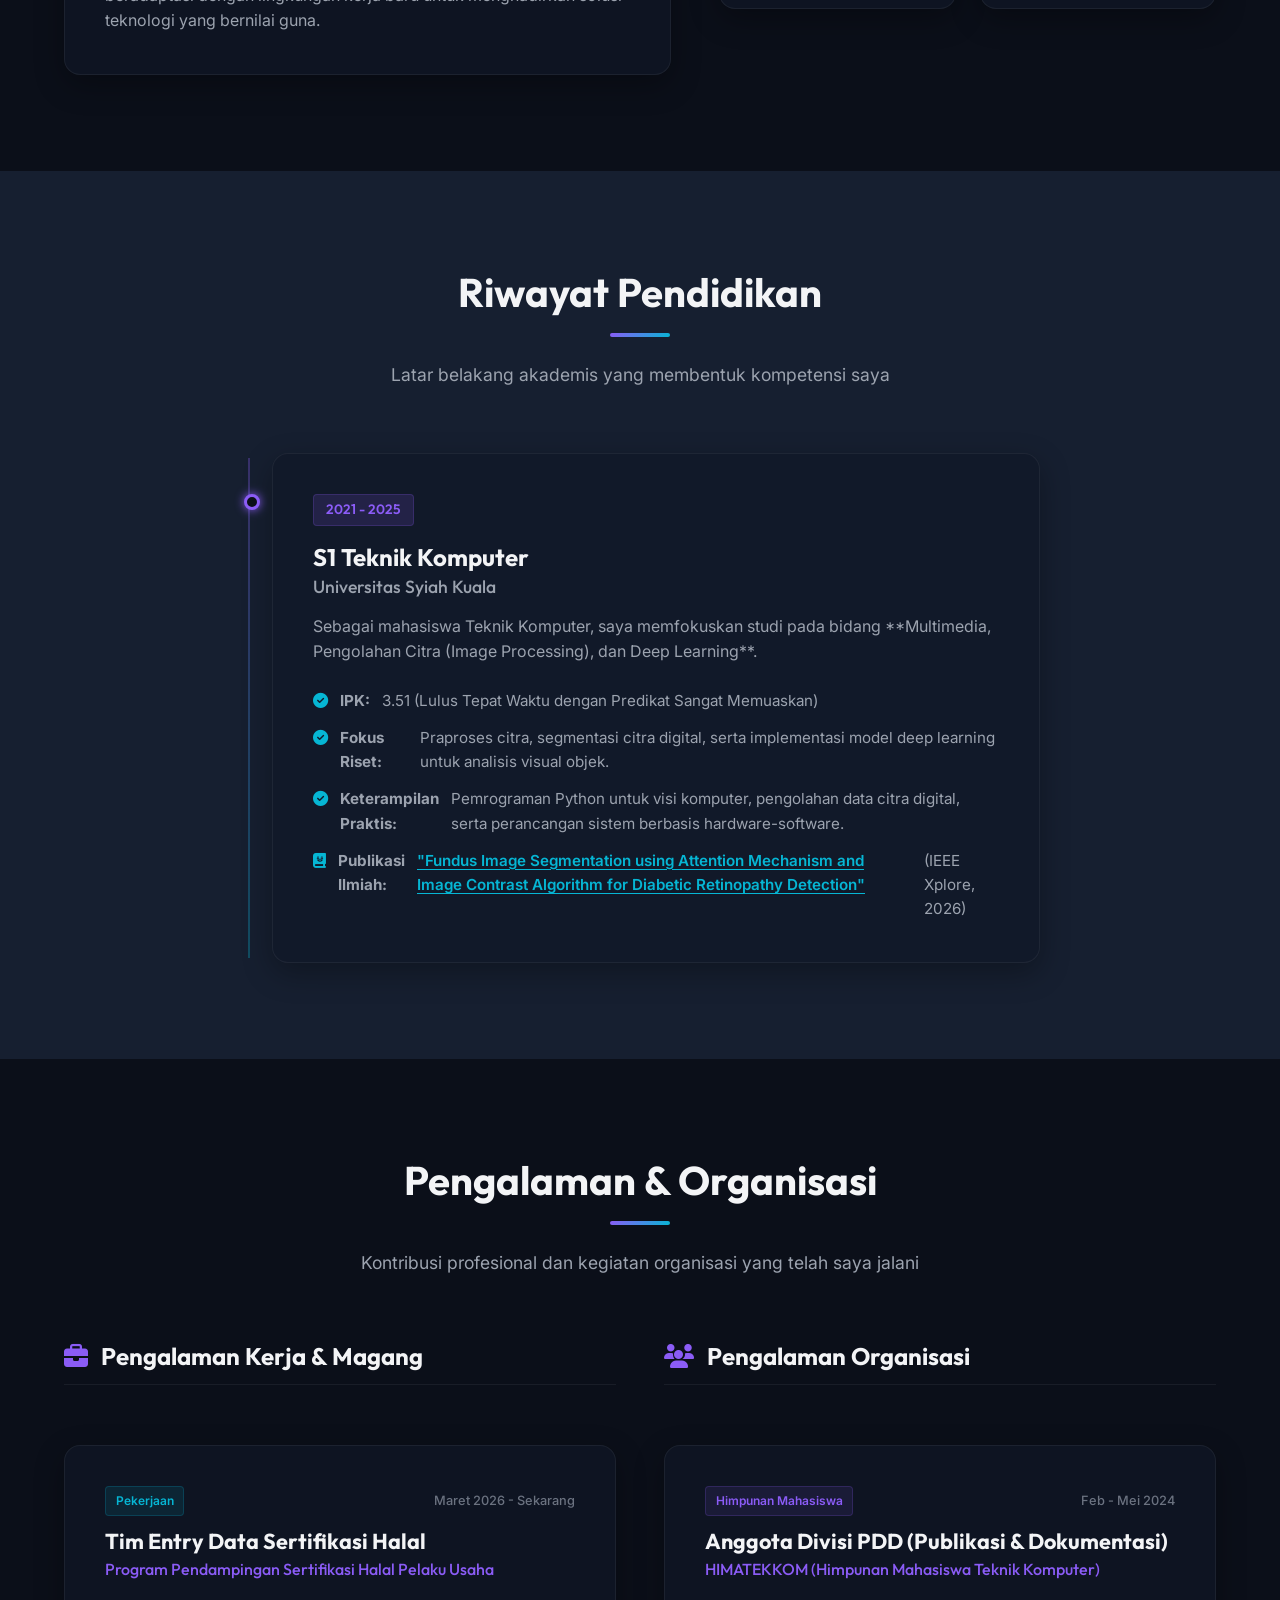
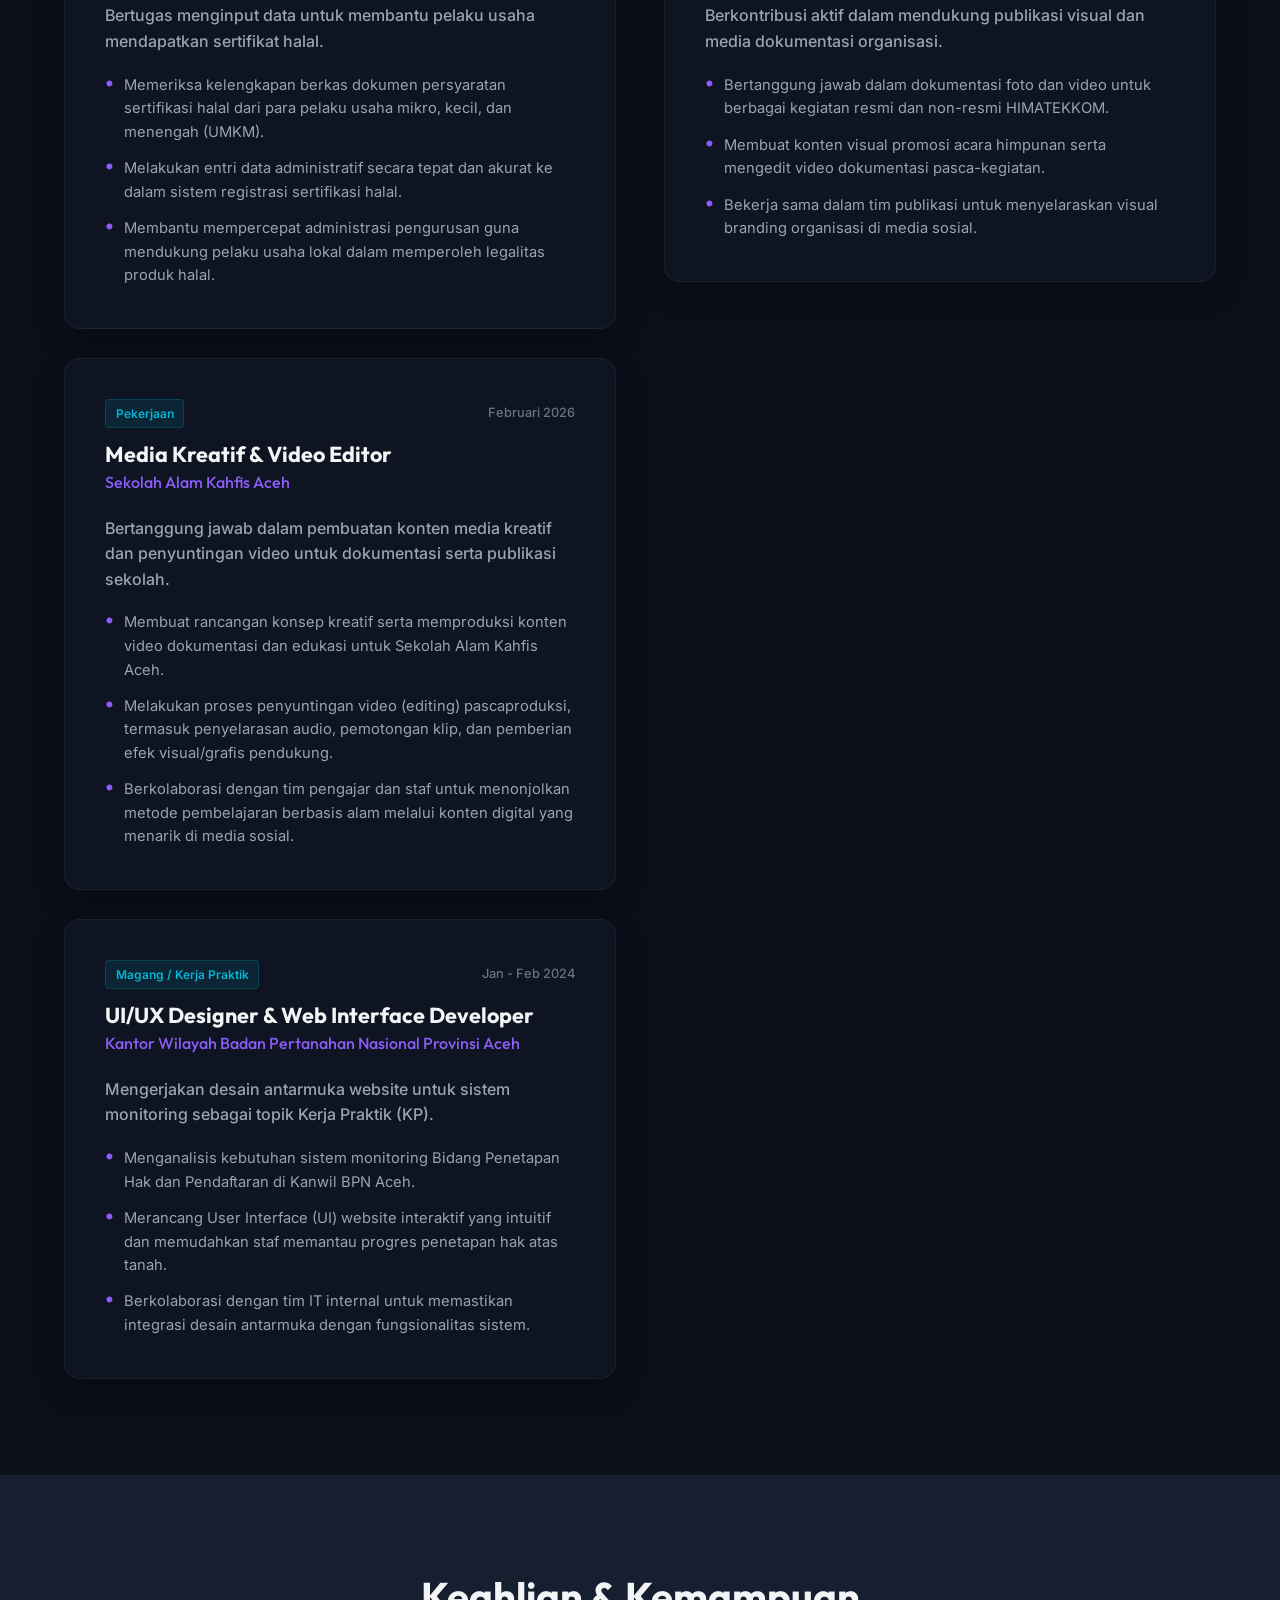
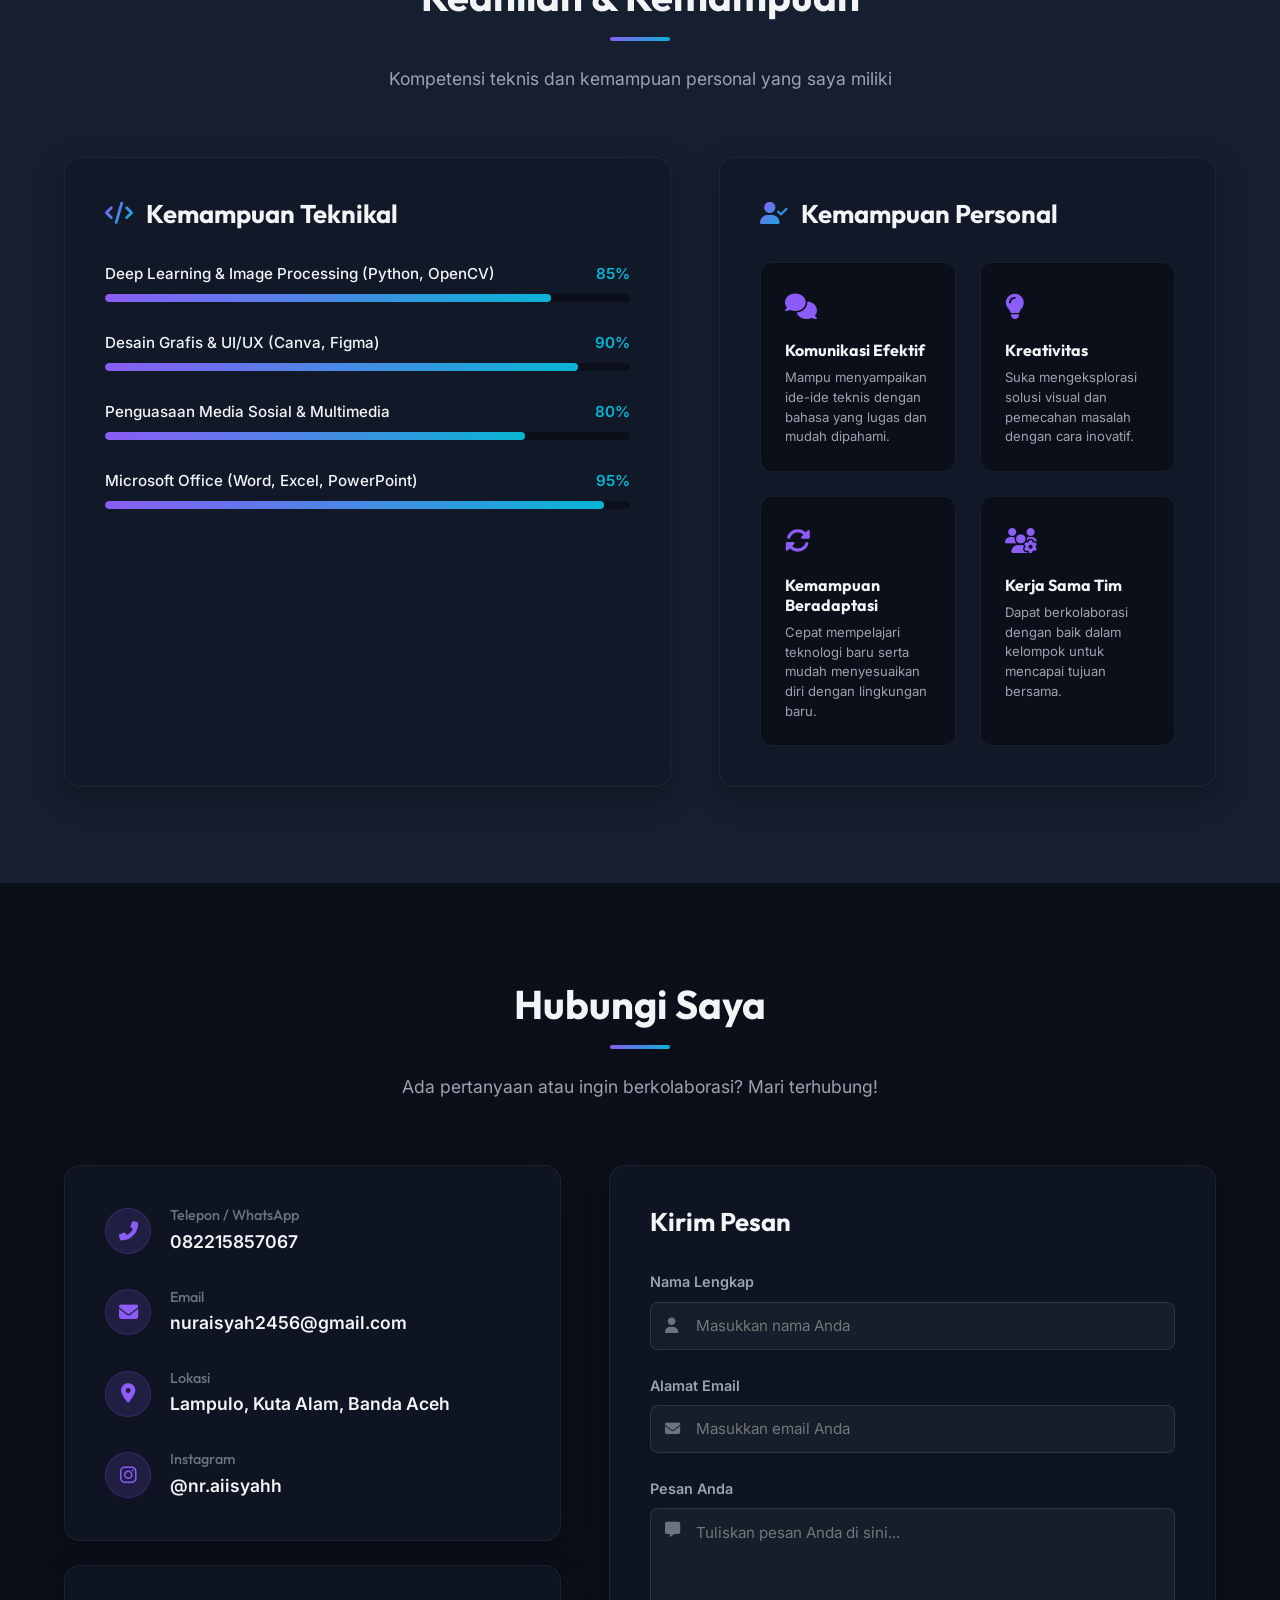
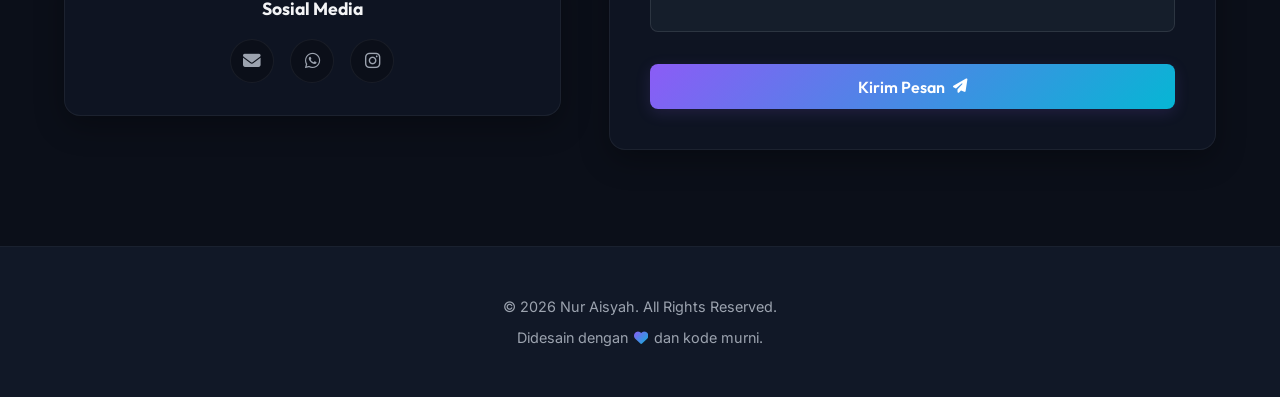
<file: public/nuraisyah/index.html>
<!DOCTYPE html>
<html lang="id">
<head>
    <meta charset="UTF-8">
    <meta name="viewport" content="width=device-width, initial-scale=1.0">
    <title>Nur Aisyah - Portofolio Profesional</title>
    <meta name="description" content="Portofolio profesional Nur Aisyah, Lulusan S1 Teknik Komputer Universitas Syiah Kuala dengan keahlian di bidang Deep Learning, Pengolahan Citra, dan UI/UX Design.">
    <!-- Favicon (Profile Photo) -->
    <link rel="icon" type="image/jpeg" href="profile-aisyah.jpg">
    <!-- Google Fonts -->
    <link rel="preconnect" href="https://fonts.googleapis.com">
    <link rel="preconnect" href="https://fonts.gstatic.com" crossorigin>
    <link href="https://fonts.googleapis.com/css2?family=Inter:wght@300;400;500;600;700&family=Outfit:wght@300;400;500;600;700;800&display=swap" rel="stylesheet">
    <!-- FontAwesome for Icons -->
    <link rel="stylesheet" href="https://cdnjs.cloudflare.com/ajax/libs/font-awesome/6.4.0/css/all.min.css">
    
    <!-- Embedded Styles -->
    <style>
        /* ==========================================================================
           DESIGN SYSTEM & VARIABLES
           ========================================================================== */
        :root {
            /* Fonts */
            --font-primary: 'Inter', sans-serif;
            --font-heading: 'Outfit', sans-serif;

            /* Common Transitions */
            --transition-fast: all 0.2s ease;
            --transition-normal: all 0.3s cubic-bezier(0.4, 0, 0.2, 1);
            --transition-slow: all 0.5s cubic-bezier(0.4, 0, 0.2, 1);

            /* Common Dimensions */
            --container-max-width: 1200px;
            --header-height: 80px;
        }

        /* Dark Theme Variables (Default) */
        .dark-theme {
            --bg-primary: #0b0f19;
            --bg-secondary: #111827;
            --bg-alternate: #161f30;
            
            --card-bg: rgba(17, 24, 39, 0.7);
            --card-border: rgba(255, 255, 255, 0.06);
            --card-shadow: rgba(0, 0, 0, 0.3);
            
            --text-primary: #f3f4f6;
            --text-secondary: #9ca3af;
            --text-muted: #6b7280;
            
            --color-primary: #8b5cf6; /* Violet */
            --color-secondary: #06b6d4; /* Cyan */
            --gradient-primary: linear-gradient(135deg, #8b5cf6 0%, #06b6d4 100%);
            --gradient-glow: rgba(139, 92, 246, 0.15);
            
            --nav-bg: rgba(11, 15, 25, 0.8);
            --nav-menu-bg: rgba(11, 15, 25, 0.95);
            --nav-border: rgba(255, 255, 255, 0.04);
            
            --input-bg: rgba(31, 41, 55, 0.5);
            --input-border: rgba(255, 255, 255, 0.1);
        }

        /* Light Theme Variables */
        .light-theme {
            --bg-primary: #f8fafc;
            --bg-secondary: #ffffff;
            --bg-alternate: #f1f5f9;
            
            --card-bg: rgba(255, 255, 255, 0.85);
            --card-border: rgba(0, 0, 0, 0.06);
            --card-shadow: rgba(15, 23, 42, 0.05);
            
            --text-primary: #0f172a;
            --text-secondary: #475569;
            --text-muted: #64748b;
            
            --color-primary: #6d28d9; /* Deep Violet */
            --color-secondary: #0891b2; /* Deep Cyan */
            --gradient-primary: linear-gradient(135deg, #6d28d9 0%, #0891b2 100%);
            --gradient-glow: rgba(109, 40, 217, 0.08);
            
            --nav-bg: rgba(248, 250, 252, 0.8);
            --nav-menu-bg: rgba(248, 250, 252, 0.95);
            --nav-border: rgba(0, 0, 0, 0.05);
            
            --input-bg: rgba(255, 255, 255, 0.9);
            --input-border: rgba(0, 0, 0, 0.1);
        }

        /* ==========================================================================
           RESET & BASE STYLES
           ========================================================================== */
        * {
            margin: 0;
            padding: 0;
            box-sizing: border-box;
        }

        html {
            scroll-behavior: smooth;
            font-size: 16px;
        }

        body {
            font-family: var(--font-primary);
            background-color: var(--bg-primary);
            color: var(--text-primary);
            line-height: 1.6;
            overflow-x: hidden;
            transition: background-color 0.4s ease, color 0.4s ease;
        }

        .container {
            width: 100%;
            max-width: var(--container-max-width);
            margin: 0 auto;
            padding: 0 1.5rem;
        }

        section {
            padding: 6rem 0;
            position: relative;
        }

        .alternate-bg {
            background-color: var(--bg-alternate);
            transition: background-color 0.4s ease;
        }

        a {
            text-decoration: none;
            color: inherit;
            transition: var(--transition-fast);
        }

        ul {
            list-style: none;
        }

        img {
            max-width: 100%;
            height: auto;
            display: block;
        }

        /* ==========================================================================
           DECORATIVE BACKGROUND BLOBS
           ========================================================================== */
        .blob-bg {
            position: absolute;
            width: 400px;
            height: 400px;
            border-radius: 50%;
            filter: blur(80px);
            z-index: -1;
            opacity: 0.45;
            pointer-events: none;
            animation: pulse 8s infinite alternate ease-in-out;
            transition: var(--transition-slow);
        }

        .blob-1 {
            top: 10%;
            left: -150px;
            background: radial-gradient(circle, var(--color-primary) 0%, transparent 70%);
        }

        .blob-2 {
            top: 45%;
            right: -150px;
            background: radial-gradient(circle, var(--color-secondary) 0%, transparent 70%);
            animation-delay: 2s;
        }

        .blob-3 {
            bottom: 10%;
            left: 20%;
            background: radial-gradient(circle, var(--color-primary) 0%, transparent 70%);
            animation-delay: 4s;
            opacity: 0.25;
        }

        @keyframes pulse {
            0% {
                transform: scale(1) translate(0, 0);
            }
            100% {
                transform: scale(1.15) translate(30px, -20px);
            }
        }

        /* ==========================================================================
           TYPOGRAPHY & UTILITIES
           ========================================================================== */
        h1, h2, h3, h4, h5, h6 {
            font-family: var(--font-heading);
            font-weight: 700;
            line-height: 1.25;
        }

        .text-gradient {
            background: var(--gradient-primary);
            -webkit-background-clip: text;
            -webkit-text-fill-color: transparent;
            background-clip: text;
            color: transparent;
        }

        .text-gradient-icon {
            background: var(--gradient-primary);
            -webkit-background-clip: text;
            -webkit-text-fill-color: transparent;
            font-size: inherit;
        }

        /* Glassmorphism Card Base */
        .card-glass {
            background: var(--card-bg);
            border: 1px solid var(--card-border);
            border-radius: 16px;
            box-shadow: 0 10px 30px var(--card-shadow);
            backdrop-filter: blur(12px);
            -webkit-backdrop-filter: blur(12px);
            transition: var(--transition-normal);
        }

        .card-glass:hover {
            transform: translateY(-5px);
            border-color: rgba(139, 92, 246, 0.25);
            box-shadow: 0 15px 35px var(--gradient-glow);
        }

        /* Section Headers */
        .section-header {
            text-align: center;
            max-width: 700px;
            margin: 0 auto 4rem auto;
        }

        .section-title {
            font-size: 2.5rem;
            margin-bottom: 1rem;
            position: relative;
            display: inline-block;
        }

        .title-bar {
            width: 60px;
            height: 4px;
            background: var(--gradient-primary);
            margin: 0 auto 1.5rem auto;
            border-radius: 2px;
        }

        .section-subtitle {
            color: var(--text-secondary);
            font-size: 1.1rem;
        }

        /* Buttons */
        .btn {
            display: inline-flex;
            align-items: center;
            justify-content: center;
            padding: 0.8rem 1.8rem;
            font-family: var(--font-heading);
            font-weight: 600;
            border-radius: 8px;
            cursor: pointer;
            gap: 0.5rem;
            font-size: 1rem;
            border: none;
            transition: var(--transition-normal);
        }

        .btn-primary {
            background: var(--gradient-primary);
            color: #ffffff;
            box-shadow: 0 4px 15px var(--gradient-glow);
        }

        .btn-primary:hover {
            transform: translateY(-2px);
            box-shadow: 0 6px 20px rgba(139, 92, 246, 0.4);
        }

        .btn-secondary {
            background: transparent;
            color: var(--text-primary);
            border: 1px solid var(--card-border);
            box-shadow: 0 4px 15px var(--card-shadow);
        }

        .btn-secondary:hover {
            background: var(--card-bg);
            border-color: var(--color-primary);
            transform: translateY(-2px);
        }

        .nav-download-btn {
            padding: 0.5rem 1.2rem;
            font-size: 0.9rem;
            border-radius: 6px;
        }

        @media (max-width: 992px) {
            .nav-download-btn {
                display: none;
            }
        }

        .btn-block {
            width: 100%;
        }

        .btn-icon {
            font-size: 0.9rem;
            transition: transform 0.2s ease;
        }

        .btn:hover .btn-icon {
            transform: translateX(3px);
        }

        /* ==========================================================================
           HEADER / NAVBAR
           ========================================================================== */
        .navbar {
            position: fixed;
            top: 0;
            left: 0;
            width: 100%;
            height: var(--header-height);
            background: var(--nav-bg);
            border-bottom: 1px solid var(--nav-border);
            backdrop-filter: blur(16px);
            -webkit-backdrop-filter: blur(16px);
            z-index: 1000;
            display: flex;
            align-items: center;
            transition: background-color 0.4s ease, border-color 0.4s ease, height 0.3s ease;
        }

        .navbar.scrolled {
            height: 70px;
            box-shadow: 0 10px 30px var(--card-shadow);
        }

        .nav-container {
            display: flex;
            justify-content: space-between;
            align-items: center;
            width: 100%;
        }

        .logo {
            font-family: var(--font-heading);
            font-weight: 800;
            font-size: 1.5rem;
            color: var(--text-primary);
        }

        .logo-accent {
            color: var(--color-primary);
            font-weight: 700;
        }

        .nav-menu {
            display: flex;
            gap: 2rem;
        }

        .nav-link {
            font-size: 0.95rem;
            font-weight: 500;
            color: var(--text-secondary);
            position: relative;
            padding: 0.5rem 0;
        }

        .nav-link:hover {
            color: var(--text-primary);
        }

        .nav-link::after {
            content: '';
            position: absolute;
            bottom: 0;
            left: 0;
            width: 0;
            height: 2px;
            background: var(--gradient-primary);
            transition: var(--transition-fast);
        }

        .nav-link:hover::after,
        .nav-link.active::after {
            width: 100%;
        }

        .nav-link.active {
            color: var(--text-primary);
            font-weight: 600;
        }

        .nav-actions {
            display: flex;
            align-items: center;
            gap: 1rem;
        }

        /* Theme Toggle Button */
        .theme-toggle {
            width: 42px;
            height: 42px;
            border-radius: 50%;
            background: var(--card-bg);
            border: 1px solid var(--card-border);
            color: var(--text-primary);
            cursor: pointer;
            display: flex;
            align-items: center;
            justify-content: center;
            font-size: 1.1rem;
            transition: var(--transition-normal);
        }

        .theme-toggle:hover {
            border-color: var(--color-primary);
            box-shadow: 0 0 15px var(--gradient-glow);
            transform: rotate(15deg);
        }

        .dark-theme .sun-icon {
            display: block;
        }
        .dark-theme .moon-icon {
            display: none;
        }

        .light-theme .sun-icon {
            display: none;
        }
        .light-theme .moon-icon {
            display: block;
        }

        /* Mobile Hamburger Menu */
        .hamburger {
            display: none;
            flex-direction: column;
            justify-content: space-between;
            width: 24px;
            height: 18px;
            background: transparent;
            border: none;
            cursor: pointer;
        }

        .hamburger .bar {
            width: 100%;
            height: 2px;
            background-color: var(--text-primary);
            border-radius: 2px;
            transition: var(--transition-fast);
        }

        /* ==========================================================================
           HERO SECTION
           ========================================================================== */
        .hero-section {
            min-height: 100vh;
            display: flex;
            align-items: center;
            padding-top: calc(var(--header-height) + 2rem);
        }

        .hero-grid {
            display: grid;
            grid-template-columns: 1.2fr 0.8fr;
            gap: 4rem;
            align-items: center;
        }

        .hero-badge {
            display: inline-block;
            padding: 0.4rem 1rem;
            background: var(--gradient-glow);
            border: 1px solid rgba(139, 92, 246, 0.2);
            border-radius: 50px;
            font-size: 0.85rem;
            font-weight: 600;
            color: var(--color-primary);
            margin-bottom: 1.5rem;
            font-family: var(--font-heading);
        }

        .hero-title {
            font-size: 3.5rem;
            font-weight: 800;
            margin-bottom: 1rem;
            letter-spacing: -1px;
        }

        .hero-subtitle {
            font-size: 2rem;
            font-weight: 600;
            color: var(--text-secondary);
            margin-bottom: 1.5rem;
        }

        .typing-text {
            color: var(--color-secondary);
            position: relative;
            border-right: 2px solid var(--color-secondary);
            padding-right: 4px;
            animation: blink 0.75s step-end infinite;
        }

        @keyframes blink {
            from, to { border-color: transparent }
            50% { border-color: var(--color-secondary); }
        }

        .hero-description {
            font-size: 1.1rem;
            color: var(--text-secondary);
            margin-bottom: 2.5rem;
            max-width: 600px;
        }

        .hero-buttons {
            display: flex;
            gap: 1.2rem;
        }

        /* Hero Image & Floating Cards */
        .hero-image-container {
            position: relative;
            display: flex;
            justify-content: center;
        }

        .hero-img-card {
            position: relative;
            width: 340px;
            height: 420px;
        }

        .hero-img-wrapper {
            width: 100%;
            height: 100%;
            border-radius: 24px;
            overflow: hidden;
            border: 2px solid var(--card-border);
            box-shadow: 0 20px 40px var(--card-shadow);
            transition: var(--transition-normal);
        }

        .hero-img {
            width: 100%;
            height: 100%;
            object-fit: cover;
            transition: var(--transition-slow);
        }

        .hero-img-card:hover .hero-img-wrapper {
            border-color: var(--color-primary);
            box-shadow: 0 25px 50px var(--gradient-glow);
        }

        .hero-img-card:hover .hero-img {
            transform: scale(1.03);
        }

        /* Floating Badges */
        .floating-badge {
            position: absolute;
            display: flex;
            align-items: center;
            gap: 0.8rem;
            padding: 0.8rem 1.2rem;
            background: var(--card-bg);
            border: 1px solid var(--card-border);
            border-radius: 12px;
            box-shadow: 0 10px 25px var(--card-shadow);
            backdrop-filter: blur(8px);
            -webkit-backdrop-filter: blur(8px);
            z-index: 10;
            transition: var(--transition-normal);
            animation: float 4s infinite ease-in-out;
        }

        .floating-badge h4 {
            font-size: 0.9rem;
            font-weight: 700;
            margin-bottom: 0.1rem;
            color: var(--text-primary);
        }

        .floating-badge p {
            font-size: 0.75rem;
            color: var(--text-secondary);
        }

        .badge-icon {
            width: 36px;
            height: 36px;
            border-radius: 8px;
            background: var(--gradient-primary);
            color: #ffffff;
            display: flex;
            align-items: center;
            justify-content: center;
            font-size: 1.1rem;
        }

        .badge-1 {
            bottom: 35%;
            left: -40px;
            animation-delay: 0s;
        }

        .badge-2 {
            bottom: 12%;
            right: -40px;
            animation-delay: 2s;
        }

        .floating-badge:hover {
            transform: scale(1.05) translateY(-5px);
            border-color: var(--color-secondary);
        }

        @keyframes float {
            0%, 100% {
                transform: translateY(0);
            }
            50% {
                transform: translateY(-10px);
            }
        }

        /* ==========================================================================
           ABOUT SECTION
           ========================================================================== */
        .about-grid {
            display: grid;
            grid-template-columns: 1.1fr 0.9fr;
            gap: 3rem;
            align-items: center;
        }

        .about-info {
            padding: 2.5rem;
        }

        .about-info .card-icon {
            font-size: 2.2rem;
            margin-bottom: 1.5rem;
        }

        .about-info h3 {
            font-size: 1.8rem;
            margin-bottom: 1.2rem;
        }

        .about-info p {
            color: var(--text-secondary);
            margin-bottom: 1.2rem;
        }

        .about-info p:last-child {
            margin-bottom: 0;
        }

        .about-highlights {
            display: grid;
            grid-template-columns: repeat(2, 1fr);
            gap: 1.5rem;
        }

        .highlight-item {
            padding: 2rem 1.5rem;
            text-align: center;
        }

        .highlight-num {
            font-family: var(--font-heading);
            font-size: 2.8rem;
            font-weight: 800;
            margin-bottom: 0.5rem;
        }

        .highlight-label {
            font-size: 0.9rem;
            font-weight: 500;
            color: var(--text-secondary);
        }

        /* ==========================================================================
           EDUCATION (TIMELINE) SECTION
           ========================================================================== */
        .timeline {
            max-width: 800px;
            margin: 0 auto;
            position: relative;
            padding-left: 2rem;
        }

        .timeline::before {
            content: '';
            position: absolute;
            left: 8px;
            top: 5px;
            bottom: 5px;
            width: 2px;
            background: var(--gradient-primary);
            opacity: 0.3;
        }

        .timeline-item {
            position: relative;
            padding: 2.5rem;
            margin-bottom: 2rem;
        }

        .timeline-item:last-child {
            margin-bottom: 0;
        }

        .timeline-dot {
            position: absolute;
            left: -29px;
            top: 40px;
            width: 16px;
            height: 16px;
            border-radius: 50%;
            background: var(--bg-primary);
            border: 3px solid var(--color-primary);
            z-index: 5;
            box-shadow: 0 0 10px var(--color-primary);
        }

        .timeline-date {
            display: inline-block;
            padding: 0.25rem 0.75rem;
            background: var(--gradient-glow);
            border: 1px solid rgba(139, 92, 246, 0.2);
            border-radius: 4px;
            font-size: 0.85rem;
            font-weight: 600;
            color: var(--color-primary);
            margin-bottom: 1rem;
            font-family: var(--font-heading);
        }

        .timeline-title {
            font-size: 1.5rem;
            margin-bottom: 0.25rem;
        }

        .timeline-institution {
            font-size: 1.1rem;
            color: var(--text-secondary);
            font-weight: 500;
            margin-bottom: 1rem;
        }

        .timeline-desc {
            color: var(--text-secondary);
            margin-bottom: 1.5rem;
        }

        .timeline-details {
            display: flex;
            flex-direction: column;
            gap: 0.8rem;
        }

        .timeline-details li {
            font-size: 0.95rem;
            color: var(--text-secondary);
            display: flex;
            align-items: flex-start;
            gap: 0.75rem;
        }

        .detail-icon {
            color: var(--color-secondary);
            margin-top: 0.25rem;
            font-size: 0.95rem;
        }

        .timeline-link {
            color: var(--color-secondary);
            font-weight: 600;
            text-decoration: underline;
            text-underline-offset: 3px;
            transition: var(--transition-fast);
        }

        .timeline-link:hover {
            color: var(--color-primary);
            text-underline-offset: 5px;
        }

        /* ==========================================================================
           EXPERIENCE & ORGANIZATION SECTION
           ========================================================================== */
        .exp-org-grid {
            display: grid;
            grid-template-columns: repeat(2, 1fr);
            gap: 3rem;
        }

        .column-header {
            font-size: 1.5rem;
            margin-bottom: 2rem;
            display: flex;
            align-items: center;
            gap: 0.8rem;
            border-bottom: 1px solid var(--card-border);
            padding-bottom: 0.8rem;
        }

        .column-header i {
            color: var(--color-primary);
        }

        .exp-column,
        .org-column {
            display: flex;
            flex-direction: column;
            gap: 1.8rem;
        }

        .exp-card {
            padding: 2.5rem;
        }

        .exp-header {
            margin-bottom: 1.5rem;
        }

        .exp-meta {
            display: flex;
            justify-content: space-between;
            align-items: center;
            margin-bottom: 0.8rem;
            flex-wrap: wrap;
            gap: 0.5rem;
        }

        .exp-tag {
            font-size: 0.75rem;
            font-weight: 600;
            padding: 0.25rem 0.6rem;
            background: rgba(6, 182, 212, 0.1);
            color: var(--color-secondary);
            border: 1px solid rgba(6, 182, 212, 0.2);
            border-radius: 4px;
        }

        .exp-tag.tag-org {
            background: rgba(139, 92, 246, 0.1);
            color: var(--color-primary);
            border: 1px solid rgba(139, 92, 246, 0.2);
        }

        .exp-duration {
            font-size: 0.8rem;
            font-weight: 500;
            color: var(--text-muted);
        }

        .exp-title {
            font-size: 1.35rem;
            margin-bottom: 0.25rem;
        }

        .exp-company {
            font-size: 1rem;
            color: var(--color-primary);
            font-weight: 500;
        }

        .exp-description {
            color: var(--text-secondary);
            margin-bottom: 1.2rem;
            font-weight: 500;
        }

        .exp-bullets {
            display: flex;
            flex-direction: column;
            gap: 0.8rem;
        }

        .exp-bullets li {
            font-size: 0.92rem;
            color: var(--text-secondary);
            position: relative;
            padding-left: 1.2rem;
        }

        .exp-bullets li::before {
            content: '•';
            position: absolute;
            left: 0;
            color: var(--color-primary);
            font-weight: bold;
            font-size: 1.2rem;
            line-height: 1;
            top: -1px;
        }

        /* ==========================================================================
           SKILLS SECTION
           ========================================================================== */
        .skills-grid {
            display: grid;
            grid-template-columns: 1.1fr 0.9fr;
            gap: 3rem;
        }

        .skills-card {
            padding: 2.5rem;
        }

        .skills-group-title {
            font-size: 1.6rem;
            margin-bottom: 2rem;
            display: flex;
            align-items: center;
            gap: 0.8rem;
        }

        .skills-group-title i {
            font-size: 1.4rem;
        }

        .skills-list {
            display: flex;
            flex-direction: column;
            gap: 1.8rem;
        }

        .skill-item {
            width: 100%;
        }

        .skill-info {
            display: flex;
            justify-content: space-between;
            margin-bottom: 0.5rem;
            font-weight: 500;
            font-size: 0.95rem;
        }

        .skill-name {
            color: var(--text-primary);
        }

        .skill-percentage {
            color: var(--color-secondary);
            font-weight: 600;
        }

        .skill-bar-bg {
            width: 100%;
            height: 8px;
            background: var(--bg-primary);
            border-radius: 4px;
            overflow: hidden;
        }

        .skill-bar-fill {
            height: 100%;
            background: var(--gradient-primary);
            border-radius: 4px;
            width: 0; /* Animated dynamically or defined in inline HTML style */
            transition: width 1.5s cubic-bezier(0.1, 1, 0.1, 1);
        }

        /* Personal Skills cards */
        .personal-skills-grid {
            display: grid;
            grid-template-columns: repeat(2, 1fr);
            gap: 1.5rem;
        }

        .p-skill-card {
            background: var(--bg-primary);
            border: 1px solid var(--card-border);
            border-radius: 12px;
            padding: 1.5rem;
            transition: var(--transition-normal);
        }

        .p-skill-card:hover {
            transform: translateY(-3px);
            border-color: var(--color-primary);
            box-shadow: 0 5px 15px rgba(139, 92, 246, 0.1);
        }

        .p-skill-icon {
            font-size: 1.6rem;
            color: var(--color-primary);
            margin-bottom: 0.8rem;
        }

        .p-skill-card h4 {
            font-size: 1rem;
            margin-bottom: 0.5rem;
        }

        .p-skill-card p {
            font-size: 0.82rem;
            color: var(--text-secondary);
            line-height: 1.5;
        }

        /* ==========================================================================
           CONTACT SECTION
           ========================================================================== */
        .contact-grid {
            display: grid;
            grid-template-columns: 0.9fr 1.1fr;
            gap: 3rem;
        }

        .contact-info-panel {
            display: flex;
            flex-direction: column;
            gap: 1.5rem;
        }

        .contact-info-panel .contact-card {
            padding: 2.5rem;
            display: flex;
            flex-direction: column;
            gap: 2rem;
        }

        .contact-item {
            display: flex;
            align-items: center;
            gap: 1.2rem;
        }

        .contact-icon {
            width: 46px;
            height: 46px;
            border-radius: 50%;
            background: var(--gradient-glow);
            border: 1px solid rgba(139, 92, 246, 0.2);
            color: var(--color-primary);
            display: flex;
            align-items: center;
            justify-content: center;
            font-size: 1.2rem;
            flex-shrink: 0;
        }

        .contact-details h4 {
            font-size: 0.9rem;
            font-weight: 500;
            color: var(--text-muted);
            margin-bottom: 0.2rem;
        }

        .contact-details p {
            font-size: 1.1rem;
            font-weight: 600;
        }

        .contact-link:hover {
            color: var(--color-primary);
        }

        .social-media-panel {
            padding: 2rem;
            text-align: center;
        }

        .social-media-panel h4 {
            font-size: 1.1rem;
            margin-bottom: 1.2rem;
        }

        .social-icons {
            display: flex;
            justify-content: center;
            gap: 1rem;
        }

        .social-icon {
            width: 44px;
            height: 44px;
            border-radius: 50%;
            background: var(--bg-primary);
            border: 1px solid var(--card-border);
            color: var(--text-secondary);
            display: flex;
            align-items: center;
            justify-content: center;
            font-size: 1.1rem;
            transition: var(--transition-normal);
        }

        .social-icon:hover {
            color: #ffffff;
            background: var(--gradient-primary);
            border-color: transparent;
            transform: translateY(-3px) scale(1.05);
            box-shadow: 0 5px 15px rgba(139, 92, 246, 0.3);
        }

        /* Contact Form Panel */
        .contact-form-panel {
            padding: 2.5rem;
        }

        .contact-form-panel h3 {
            font-size: 1.6rem;
            margin-bottom: 2rem;
        }

        .contact-form {
            display: flex;
            flex-direction: column;
            gap: 1.5rem;
        }

        .form-group {
            display: flex;
            flex-direction: column;
            gap: 0.5rem;
        }

        .form-group label {
            font-size: 0.9rem;
            font-weight: 600;
            color: var(--text-secondary);
        }

        .input-wrapper {
            position: relative;
            width: 100%;
        }

        .input-icon {
            position: absolute;
            left: 15px;
            top: 50%;
            transform: translateY(-50%);
            color: var(--text-muted);
            font-size: 0.95rem;
            pointer-events: none;
            transition: var(--transition-fast);
        }

        .textarea-icon {
            top: 22px;
        }

        .contact-form input,
        .contact-form textarea {
            width: 100%;
            padding: 0.85rem 1rem 0.85rem 2.8rem;
            background: var(--input-bg);
            border: 1px solid var(--input-border);
            border-radius: 8px;
            color: var(--text-primary);
            font-family: var(--font-primary);
            font-size: 0.95rem;
            transition: var(--transition-normal);
        }

        .contact-form textarea {
            resize: none;
        }

        .contact-form input:focus,
        .contact-form textarea:focus {
            outline: none;
            border-color: var(--color-primary);
            box-shadow: 0 0 10px var(--gradient-glow);
            background: var(--bg-primary);
        }

        .contact-form input:focus + .input-icon,
        .contact-form textarea:focus + .input-icon {
            color: var(--color-primary);
        }

        .form-feedback {
            font-size: 0.9rem;
            font-weight: 500;
            margin-top: 0.5rem;
            text-align: center;
            display: none;
        }

        .form-feedback.success {
            color: #10b981;
            display: block;
        }

        .form-feedback.error {
            color: #ef4444;
            display: block;
        }

        /* ==========================================================================
           FOOTER
           ========================================================================== */
        .footer {
            padding: 3rem 0;
            border-top: 1px solid var(--nav-border);
            background: var(--bg-secondary);
            text-align: center;
        }

        .footer-content {
            display: flex;
            flex-direction: column;
            gap: 0.5rem;
        }

        .footer p {
            font-size: 0.9rem;
            color: var(--text-secondary);
        }

        .footer i {
            color: var(--color-primary);
            margin: 0 2px;
        }

        /* ==========================================================================
           SCROLL REVEAL ANIMATIONS
           ========================================================================== */
        .reveal {
            opacity: 0;
            transform: translateY(40px);
            transition: opacity 0.8s ease, transform 0.8s ease;
        }

        .reveal.active {
            opacity: 1;
            transform: translateY(0);
        }

        /* ==========================================================================
           RESPONSIVE DESIGN (MEDIA QUERIES)
           ========================================================================== */

        /* Up to 1024px (Tablets) */
        @media (max-width: 1024px) {
            .hero-grid {
                grid-template-columns: 1fr;
                gap: 3rem;
                text-align: center;
            }

            .hero-content {
                order: 1;
                display: flex;
                flex-direction: column;
                align-items: center;
            }

            .hero-image-container {
                order: 0;
            }

            .hero-buttons {
                justify-content: center;
            }

            .about-grid {
                grid-template-columns: 1fr;
                gap: 2.5rem;
            }

            .skills-grid {
                grid-template-columns: 1fr;
                gap: 2.5rem;
            }

            .exp-org-grid {
                grid-template-columns: 1fr;
                gap: 2.5rem;
            }

            .contact-grid {
                grid-template-columns: 1fr;
                gap: 2.5rem;
            }
        }

        /* Up to 992px (Tablets & Mobile Phones) */
        @media (max-width: 992px) {
            section {
                padding: 4rem 0;
            }

            .section-title {
                font-size: 2rem;
            }

            .hero-title {
                font-size: 2.4rem;
            }

            .hero-subtitle {
                font-size: 1.4rem;
            }

            .navbar {
                height: 70px;
            }

            /* Navigation Menu for Mobile */
            .hamburger {
                display: flex;
            }

            .nav-menu {
                position: fixed;
                top: 70px;
                left: -100%;
                width: 100%;
                height: calc(100vh - 70px);
                background: var(--nav-menu-bg);
                backdrop-filter: blur(20px);
                -webkit-backdrop-filter: blur(20px);
                flex-direction: column;
                align-items: center;
                padding: 2.5rem 0;
                gap: 2rem;
                transition: left 0.4s ease;
                border-top: 1px solid var(--nav-border);
                z-index: 999;
                overflow-y: auto;
            }

            .nav-menu.active {
                left: 0;
            }

            /* Animated Hamburger Icon */
            .hamburger.active .bar:nth-child(1) {
                transform: translateY(8px) rotate(45deg);
            }
            .hamburger.active .bar:nth-child(2) {
                opacity: 0;
            }
            .hamburger.active .bar:nth-child(3) {
                transform: translateY(-8px) rotate(-45deg);
            }

            .hero-img-card {
                width: 280px;
                height: 350px;
            }

            .floating-badge {
                padding: 0.6rem 1rem;
            }

            .floating-badge h4 {
                font-size: 0.8rem;
            }

            .floating-badge p {
                font-size: 0.75rem;
            }

            .badge-1 {
                left: -15px;
            }

            .badge-2 {
                right: -15px;
            }

            .about-highlights {
                grid-template-columns: repeat(2, 1fr);
                gap: 1.2rem;
            }

            .personal-skills-grid {
                grid-template-columns: 1fr;
            }
        }

        /* Up to 480px (Small Phones) */
        @media (max-width: 480px) {
            .container {
                padding: 0 1rem;
            }

            .hero-title {
                font-size: 2rem;
            }

            .hero-subtitle {
                font-size: 1.2rem;
            }

            .hero-buttons {
                flex-direction: column;
                width: 100%;
                gap: 0.8rem;
            }

            .hero-buttons .btn {
                width: 100%;
            }

            /* Redesign hero photo and badges layout on tiny devices to prevent overflows */
            .hero-img-card {
                height: auto;
                width: 100%;
                max-width: 280px;
                display: flex;
                flex-direction: column;
                align-items: center;
                gap: 1rem;
            }

            .hero-img-wrapper {
                height: 300px;
                width: 100%;
            }

            .floating-badge {
                position: static;
                width: 100%;
                box-sizing: border-box;
                animation: none;
                transform: none !important;
            }

            .about-highlights {
                grid-template-columns: 1fr;
            }

            .timeline {
                padding-left: 1rem;
            }

            .timeline::before {
                left: 4px;
            }

            .timeline-dot {
                left: -18px; /* aligns perfectly to center of line at 4px */
                width: 12px;
                height: 12px;
                top: 42px;
            }

            .timeline-item {
                padding: 1.5rem 1.2rem;
            }

            .exp-card {
                padding: 1.5rem;
            }

            .skills-card {
                padding: 1.5rem;
            }

            .contact-info-panel .contact-card {
                padding: 1.5rem;
            }

            .contact-form-panel {
                padding: 1.5rem;
            }
        }
    </style>
</head>
<body class="dark-theme">
    <!-- Background Blur Elements -->
    <div class="blob-wrapper" style="position: absolute; inset: 0; overflow: hidden; pointer-events: none; z-index: -1;">
        <div class="blob-bg blob-1"></div>
        <div class="blob-bg blob-2"></div>
        <div class="blob-bg blob-3"></div>
    </div>

    <!-- Header / Navbar -->
    <header class="navbar">
        <div class="container nav-container">
            <a href="#" class="logo">
                <span class="logo-accent">&lt;</span>Aisyah<span class="logo-accent">/&gt;</span>
            </a>
            <nav class="nav-menu" id="navMenu">
                <a href="#hero" class="nav-link active">Home</a>
                <a href="#about" class="nav-link">Profil</a>
                <a href="#education" class="nav-link">Pendidikan</a>
                <a href="#experience" class="nav-link">Pengalaman</a>
                <a href="#skills" class="nav-link">Kemampuan</a>
                <a href="#contact" class="nav-link">Kontak</a>
            </nav>
            <div class="nav-actions">
                <a href="CV Nur Aisyah.pdf" download="CV_Nur_Aisyah.pdf" class="btn btn-primary nav-download-btn">
                    <span class="btn-text">Unduh CV</span>
                    <i class="fas fa-download btn-icon"></i>
                </a>
                <button class="theme-toggle" id="themeToggle" aria-label="Toggle Theme">
                    <i class="fas fa-sun sun-icon"></i>
                    <i class="fas fa-moon moon-icon"></i>
                </button>
                <button class="hamburger" id="hamburger" aria-label="Menu">
                    <span class="bar"></span>
                    <span class="bar"></span>
                    <span class="bar"></span>
                </button>
            </div>
        </div>
    </header>

    <main>
        <!-- Hero Section -->
        <section id="hero" class="section hero-section">
            <div class="container hero-grid">
                <div class="hero-content reveal">
                    <span class="hero-badge">Selamat Datang di Portofolio Saya</span>
                    <h1 class="hero-title">Halo, Saya <span class="text-gradient">Nur Aisyah</span></h1>
                    <h2 class="hero-subtitle">Lulusan S1 <span class="typing-text" id="typingText"></span></h2>
                    <p class="hero-description">
                        Lulusan S1 Teknik Komputer dengan fokus pada Multimedia, Pengolahan Citra, dan Deep Learning. Siap berkontribusi dalam pengembangan solusi cerdas berbasis AI dan teknologi digital.
                    </p>
                    <div class="hero-buttons">
                        <a href="#contact" class="btn btn-primary">
                            <span class="btn-text">Hubungi Saya</span>
                            <i class="fas fa-paper-plane btn-icon"></i>
                        </a>
                        <a href="CV Nur Aisyah.pdf" download="CV_Nur_Aisyah.pdf" class="btn btn-secondary">
                            <span class="btn-text">Unduh CV</span>
                            <i class="fas fa-download btn-icon"></i>
                        </a>
                    </div>
                </div>
                <div class="hero-image-container reveal">
                    <div class="hero-img-card">
                        <div class="hero-img-wrapper">
                            <img src="profile-aisyah.jpg" alt="Nur Aisyah Profile" class="hero-img">
                        </div>
                        <div class="floating-badge badge-1">
                            <div class="badge-icon"><i class="fas fa-brain"></i></div>
                            <div class="badge-text">
                                <h4>Deep Learning</h4>
                                <p>Fokus Riset & Implementasi</p>
                            </div>
                        </div>
                        <div class="floating-badge badge-2">
                            <div class="badge-icon"><i class="fas fa-desktop"></i></div>
                            <div class="badge-text">
                                <h4>UI/UX Design</h4>
                                <p>Figma & Web Design</p>
                            </div>
                        </div>
                    </div>
                </div>
            </div>
        </section>

        <!-- About Section -->
        <section id="about" class="section about-section">
            <div class="container">
                <div class="section-header reveal">
                    <h2 class="section-title">Profil Personal</h2>
                    <div class="title-bar"></div>
                    <p class="section-subtitle">Mengenal saya lebih dekat, bidang keahlian, dan minat profesional saya</p>
                </div>
                <div class="about-grid">
                    <div class="about-info card-glass reveal">
                        <div class="card-icon"><i class="fas fa-user-tie text-gradient-icon"></i></div>
                        <h3>Tentang Saya</h3>
                        <p>
                            Saya adalah seorang lulusan S1 Teknik Komputer yang memiliki antusiasme tinggi di bidang teknologi visual dan kecerdasan buatan. Dengan fondasi keilmuan yang kuat, saya memiliki pengalaman dalam praproses citra, segmentasi, serta pembangunan model <strong>Deep Learning</strong> untuk kebutuhan analisis visual.
                        </p>
                        <p>
                            Selain aspek teknis engineering, saya juga memiliki ketertarikan kuat pada aspek multimedia dan desain antarmuka pengguna (UI/UX). Saya mampu bekerja sama dalam tim, bertanggung jawab, serta cepat beradaptasi dengan lingkungan kerja baru untuk menghadirkan solusi teknologi yang bernilai guna.
                        </p>
                    </div>
                    <div class="about-highlights reveal">
                        <div class="highlight-item card-glass">
                            <div class="highlight-num text-gradient">3.51</div>
                            <div class="highlight-label">IPK Akademik (Skala 4.00)</div>
                        </div>
                        <div class="highlight-item card-glass">
                            <div class="highlight-num text-gradient">S1</div>
                            <div class="highlight-label">Teknik Komputer</div>
                        </div>
                        <div class="highlight-item card-glass">
                            <div class="highlight-num text-gradient">AI</div>
                            <div class="highlight-label">Multimedia & Citra</div>
                        </div>
                        <div class="highlight-item card-glass">
                            <div class="highlight-num text-gradient">BPN</div>
                            <div class="highlight-label">Pengalaman Proyek UI</div>
                        </div>
                    </div>
                </div>
            </div>
        </section>

        <!-- Education Section -->
        <section id="education" class="section education-section alternate-bg">
            <div class="container">
                <div class="section-header reveal">
                    <h2 class="section-title">Riwayat Pendidikan</h2>
                    <div class="title-bar"></div>
                    <p class="section-subtitle">Latar belakang akademis yang membentuk kompetensi saya</p>
                </div>
                <div class="timeline reveal">
                    <div class="timeline-item card-glass">
                        <div class="timeline-dot"></div>
                        <div class="timeline-date">2021 - 2025</div>
                        <h3 class="timeline-title">S1 Teknik Komputer</h3>
                        <h4 class="timeline-institution">Universitas Syiah Kuala</h4>
                        <p class="timeline-desc">
                            Sebagai mahasiswa Teknik Komputer, saya memfokuskan studi pada bidang **Multimedia, Pengolahan Citra (Image Processing), dan Deep Learning**. 
                        </p>
                        <ul class="timeline-details">
                            <li><i class="fas fa-check-circle detail-icon"></i> <strong>IPK:</strong> 3.51 (Lulus Tepat Waktu dengan Predikat Sangat Memuaskan)</li>
                            <li><i class="fas fa-check-circle detail-icon"></i> <strong>Fokus Riset:</strong> Praproses citra, segmentasi citra digital, serta implementasi model deep learning untuk analisis visual objek.</li>
                            <li><i class="fas fa-check-circle detail-icon"></i> <strong>Keterampilan Praktis:</strong> Pemrograman Python untuk visi komputer, pengolahan data citra digital, serta perancangan sistem berbasis hardware-software.</li>
                            <li><i class="fas fa-journal-whills detail-icon"></i> <strong>Publikasi Ilmiah:</strong> <a href="https://ieeexplore.ieee.org/document/11414411" target="_blank" class="timeline-link">"Fundus Image Segmentation using Attention Mechanism and Image Contrast Algorithm for Diabetic Retinopathy Detection"</a> (IEEE Xplore, 2026)</li>
                        </ul>
                    </div>
                </div>
            </div>
        </section>

        <!-- Experience & Organization Section -->
        <section id="experience" class="section experience-section">
            <div class="container">
                <div class="section-header reveal">
                    <h2 class="section-title">Pengalaman & Organisasi</h2>
                    <div class="title-bar"></div>
                    <p class="section-subtitle">Kontribusi profesional dan kegiatan organisasi yang telah saya jalani</p>
                </div>
                
                <div class="exp-org-grid">
                    <!-- Work/Internship Column -->
                    <div class="exp-column reveal">
                        <h3 class="column-header"><i class="fas fa-briefcase"></i> Pengalaman Kerja & Magang</h3>
                        
                        <!-- New Experience: Entry Data Halal -->
                        <div class="exp-card card-glass">
                            <div class="exp-header">
                                <div class="exp-meta">
                                    <span class="exp-tag">Pekerjaan</span>
                                    <span class="exp-duration">Maret 2026 - Sekarang</span>
                                </div>
                                <h4 class="exp-title">Tim Entry Data Sertifikasi Halal</h4>
                                <h5 class="exp-company">Program Pendampingan Sertifikasi Halal Pelaku Usaha</h5>
                            </div>
                            <p class="exp-description">
                                Bertugas menginput data untuk membantu pelaku usaha mendapatkan sertifikat halal.
                            </p>
                            <ul class="exp-bullets">
                                <li>Memeriksa kelengkapan berkas dokumen persyaratan sertifikasi halal dari para pelaku usaha mikro, kecil, dan menengah (UMKM).</li>
                                <li>Melakukan entri data administratif secara tepat dan akurat ke dalam sistem registrasi sertifikasi halal.</li>
                                <li>Membantu mempercepat administrasi pengurusan guna mendukung pelaku usaha lokal dalam memperoleh legalitas produk halal.</li>
                            </ul>
                        </div>

                        <!-- Experience: Sekolah Alam Kahfis Aceh -->
                        <div class="exp-card card-glass">
                            <div class="exp-header">
                                <div class="exp-meta">
                                    <span class="exp-tag">Pekerjaan</span>
                                    <span class="exp-duration">Februari 2026</span>
                                </div>
                                <h4 class="exp-title">Media Kreatif & Video Editor</h4>
                                <h5 class="exp-company">Sekolah Alam Kahfis Aceh</h5>
                            </div>
                            <p class="exp-description">
                                Bertanggung jawab dalam pembuatan konten media kreatif dan penyuntingan video untuk dokumentasi serta publikasi sekolah.
                            </p>
                            <ul class="exp-bullets">
                                <li>Membuat rancangan konsep kreatif serta memproduksi konten video dokumentasi dan edukasi untuk Sekolah Alam Kahfis Aceh.</li>
                                <li>Melakukan proses penyuntingan video (editing) pascaproduksi, termasuk penyelarasan audio, pemotongan klip, dan pemberian efek visual/grafis pendukung.</li>
                                <li>Berkolaborasi dengan tim pengajar dan staf untuk menonjolkan metode pembelajaran berbasis alam melalui konten digital yang menarik di media sosial.</li>
                            </ul>
                        </div>

                        <!-- Existing Experience: BPN Aceh -->
                        <div class="exp-card card-glass">
                            <div class="exp-header">
                                <div class="exp-meta">
                                    <span class="exp-tag">Magang / Kerja Praktik</span>
                                    <span class="exp-duration">Jan - Feb 2024</span>
                                </div>
                                <h4 class="exp-title">UI/UX Designer & Web Interface Developer</h4>
                                <h5 class="exp-company">Kantor Wilayah Badan Pertanahan Nasional Provinsi Aceh</h5>
                            </div>
                            <p class="exp-description">
                                Mengerjakan desain antarmuka website untuk sistem monitoring sebagai topik Kerja Praktik (KP).
                            </p>
                            <ul class="exp-bullets">
                                <li>Menganalisis kebutuhan sistem monitoring Bidang Penetapan Hak dan Pendaftaran di Kanwil BPN Aceh.</li>
                                <li>Merancang User Interface (UI) website interaktif yang intuitif dan memudahkan staf memantau progres penetapan hak atas tanah.</li>
                                <li>Berkolaborasi dengan tim IT internal untuk memastikan integrasi desain antarmuka dengan fungsionalitas sistem.</li>
                            </ul>
                        </div>
                    </div>

                    <!-- Organization Column -->
                    <div class="org-column reveal">
                        <h3 class="column-header"><i class="fas fa-users"></i> Pengalaman Organisasi</h3>
                        <div class="exp-card card-glass">
                            <div class="exp-header">
                                <div class="exp-meta">
                                    <span class="exp-tag tag-org">Himpunan Mahasiswa</span>
                                    <span class="exp-duration">Feb - Mei 2024</span>
                                </div>
                                <h4 class="exp-title">Anggota Divisi PDD (Publikasi & Dokumentasi)</h4>
                                <h5 class="exp-company">HIMATEKKOM (Himpunan Mahasiswa Teknik Komputer)</h5>
                            </div>
                            <p class="exp-description">
                                Berkontribusi aktif dalam mendukung publikasi visual dan media dokumentasi organisasi.
                            </p>
                            <ul class="exp-bullets">
                                <li>Bertanggung jawab dalam dokumentasi foto dan video untuk berbagai kegiatan resmi dan non-resmi HIMATEKKOM.</li>
                                <li>Membuat konten visual promosi acara himpunan serta mengedit video dokumentasi pasca-kegiatan.</li>
                                <li>Bekerja sama dalam tim publikasi untuk menyelaraskan visual branding organisasi di media sosial.</li>
                            </ul>
                        </div>
                    </div>
                </div>
            </div>
        </section>

        <!-- Skills Section -->
        <section id="skills" class="section skills-section alternate-bg">
            <div class="container">
                <div class="section-header reveal">
                    <h2 class="section-title">Keahlian & Kemampuan</h2>
                    <div class="title-bar"></div>
                    <p class="section-subtitle">Kompetensi teknis dan kemampuan personal yang saya miliki</p>
                </div>
                
                <div class="skills-grid">
                    <!-- Technical Skills -->
                    <div class="skills-card card-glass reveal">
                        <h3 class="skills-group-title"><i class="fas fa-code text-gradient-icon"></i> Kemampuan Teknikal</h3>
                        <div class="skills-list">
                            <!-- Skill 1 -->
                            <div class="skill-item">
                                <div class="skill-info">
                                    <span class="skill-name">Deep Learning & Image Processing (Python, OpenCV)</span>
                                    <span class="skill-percentage">85%</span>
                                </div>
                                <div class="skill-bar-bg">
                                    <div class="skill-bar-fill" style="width: 85%;"></div>
                                </div>
                            </div>
                            <!-- Skill 2 -->
                            <div class="skill-item">
                                <div class="skill-info">
                                    <span class="skill-name">Desain Grafis & UI/UX (Canva, Figma)</span>
                                    <span class="skill-percentage">90%</span>
                                </div>
                                <div class="skill-bar-bg">
                                    <div class="skill-bar-fill" style="width: 90%;"></div>
                                </div>
                            </div>
                            <!-- Skill 3 -->
                            <div class="skill-item">
                                <div class="skill-info">
                                    <span class="skill-name">Penguasaan Media Sosial & Multimedia</span>
                                    <span class="skill-percentage">80%</span>
                                </div>
                                <div class="skill-bar-bg">
                                    <div class="skill-bar-fill" style="width: 80%;"></div>
                                </div>
                            </div>
                            <!-- Skill 4 -->
                            <div class="skill-item">
                                <div class="skill-info">
                                    <span class="skill-name">Microsoft Office (Word, Excel, PowerPoint)</span>
                                    <span class="skill-percentage">95%</span>
                                </div>
                                <div class="skill-bar-bg">
                                    <div class="skill-bar-fill" style="width: 95%;"></div>
                                </div>
                            </div>
                        </div>
                    </div>

                    <!-- Personal Skills -->
                    <div class="skills-card card-glass reveal">
                        <h3 class="skills-group-title"><i class="fas fa-user-check text-gradient-icon"></i> Kemampuan Personal</h3>
                        <div class="personal-skills-grid">
                            <div class="p-skill-card">
                                <div class="p-skill-icon"><i class="fas fa-comments"></i></div>
                                <h4>Komunikasi Efektif</h4>
                                <p>Mampu menyampaikan ide-ide teknis dengan bahasa yang lugas dan mudah dipahami.</p>
                            </div>
                            <div class="p-skill-card">
                                <div class="p-skill-icon"><i class="fas fa-lightbulb"></i></div>
                                <h4>Kreativitas</h4>
                                <p>Suka mengeksplorasi solusi visual dan pemecahan masalah dengan cara inovatif.</p>
                            </div>
                            <div class="p-skill-card">
                                <div class="p-skill-icon"><i class="fas fa-sync-alt"></i></div>
                                <h4>Kemampuan Beradaptasi</h4>
                                <p>Cepat mempelajari teknologi baru serta mudah menyesuaikan diri dengan lingkungan baru.</p>
                            </div>
                            <div class="p-skill-card">
                                <div class="p-skill-icon"><i class="fas fa-users-cog"></i></div>
                                <h4>Kerja Sama Tim</h4>
                                <p>Dapat berkolaborasi dengan baik dalam kelompok untuk mencapai tujuan bersama.</p>
                            </div>
                        </div>
                    </div>
                </div>
            </div>
        </section>

        <!-- Contact Section -->
        <section id="contact" class="section contact-section">
            <div class="container">
                <div class="section-header reveal">
                    <h2 class="section-title">Hubungi Saya</h2>
                    <div class="title-bar"></div>
                    <p class="section-subtitle">Ada pertanyaan atau ingin berkolaborasi? Mari terhubung!</p>
                </div>
                
                <div class="contact-grid">
                    <!-- Contact Information -->
                    <div class="contact-info-panel reveal">
                        <div class="contact-card card-glass">
                            <div class="contact-item">
                                <div class="contact-icon"><i class="fas fa-phone-alt"></i></div>
                                <div class="contact-details">
                                    <h4>Telepon / WhatsApp</h4>
                                    <p><a href="https://wa.me/6282215857067" target="_blank" class="contact-link">082215857067</a></p>
                                </div>
                            </div>
                            <div class="contact-item">
                                <div class="contact-icon"><i class="fas fa-envelope"></i></div>
                                <div class="contact-details">
                                    <h4>Email</h4>
                                    <p><a href="mailto:nuraisyah2456@gmail.com" class="contact-link">nuraisyah2456@gmail.com</a></p>
                                </div>
                            </div>
                            <div class="contact-item">
                                <div class="contact-icon"><i class="fas fa-map-marker-alt"></i></div>
                                <div class="contact-details">
                                    <h4>Lokasi</h4>
                                    <p>Lampulo, Kuta Alam, Banda Aceh</p>
                                </div>
                            </div>
                            <div class="contact-item">
                                <div class="contact-icon"><i class="fab fa-instagram"></i></div>
                                <div class="contact-details">
                                    <h4>Instagram</h4>
                                    <p><a href="https://instagram.com/nr.aiisyahh" target="_blank" class="contact-link">@nr.aiisyahh</a></p>
                                </div>
                            </div>
                        </div>
                        
                        <div class="social-media-panel card-glass">
                            <h4>Sosial Media</h4>
                            <div class="social-icons">
                                <a href="mailto:nuraisyah2456@gmail.com" class="social-icon" aria-label="Email"><i class="fas fa-envelope"></i></a>
                                <a href="https://wa.me/6282215857067" class="social-icon" target="_blank" aria-label="WhatsApp"><i class="fab fa-whatsapp"></i></a>
                                <a href="https://instagram.com/nr.aiisyahh" class="social-icon" target="_blank" aria-label="Instagram"><i class="fab fa-instagram"></i></a>
                            </div>
                        </div>
                    </div>

                    <!-- Contact Form -->
                    <div class="contact-form-panel card-glass reveal">
                        <h3>Kirim Pesan</h3>
                        <form id="contactForm" class="contact-form">
                            <div class="form-group">
                                <label for="name">Nama Lengkap</label>
                                <div class="input-wrapper">
                                    <i class="fas fa-user input-icon"></i>
                                    <input type="text" id="name" name="name" required placeholder="Masukkan nama Anda">
                                </div>
                            </div>
                            <div class="form-group">
                                <label for="email">Alamat Email</label>
                                <div class="input-wrapper">
                                    <i class="fas fa-envelope input-icon"></i>
                                    <input type="email" id="email" name="email" required placeholder="Masukkan email Anda">
                                </div>
                            </div>
                            <div class="form-group">
                                <label for="message">Pesan Anda</label>
                                <div class="input-wrapper">
                                    <i class="fas fa-comment-alt input-icon textarea-icon"></i>
                                    <textarea id="message" name="message" rows="5" required placeholder="Tuliskan pesan Anda di sini..."></textarea>
                                </div>
                            </div>
                            <button type="submit" class="btn btn-primary btn-block" id="formSubmitBtn">
                                <span class="btn-text">Kirim Pesan</span>
                                <i class="fas fa-paper-plane btn-icon"></i>
                            </button>
                            <div class="form-feedback" id="formFeedback"></div>
                        </form>
                    </div>
                </div>
            </div>
        </section>
    </main>

    <!-- Footer -->
    <footer class="footer">
        <div class="container footer-content">
            <p>&copy; 2026 Nur Aisyah. All Rights Reserved.</p>
            <p>Didesain dengan <i class="fas fa-heart text-gradient-icon"></i> dan kode murni.</p>
        </div>
    </footer>

    <!-- Embedded Scripts -->
    <script>
        document.addEventListener('DOMContentLoaded', () => {
            // ==========================================================================
            // THEME SWITCHER
            // ==========================================================================
            const themeToggle = document.getElementById('themeToggle');
            const body = document.body;
            
            // Check local storage for theme preference
            let savedTheme = localStorage.getItem('theme-aisyah') || localStorage.getItem('theme');
            if (savedTheme === 'light' || savedTheme === 'light-theme') {
                body.className = 'light-theme';
                localStorage.setItem('theme-aisyah', 'light-theme');
            } else {
                body.className = 'dark-theme';
                localStorage.setItem('theme-aisyah', 'dark-theme');
            }

            themeToggle.addEventListener('click', () => {
                if (body.classList.contains('dark-theme')) {
                    body.classList.replace('dark-theme', 'light-theme');
                    localStorage.setItem('theme-aisyah', 'light-theme');
                } else {
                    body.classList.replace('light-theme', 'dark-theme');
                    localStorage.setItem('theme-aisyah', 'dark-theme');
                }
            });

            // ==========================================================================
            // MOBILE NAVIGATION MENU
            // ==========================================================================
            const hamburger = document.getElementById('hamburger');
            const navMenu = document.getElementById('navMenu');
            const navLinks = document.querySelectorAll('.nav-link');

            hamburger.addEventListener('click', () => {
                hamburger.classList.toggle('active');
                navMenu.classList.toggle('active');
            });

            navLinks.forEach(link => {
                link.addEventListener('click', () => {
                    hamburger.classList.remove('active');
                    navMenu.classList.remove('active');
                });
            });

            // ==========================================================================
            // NAVBAR STICKY ON SCROLL
            // ==========================================================================
            const navbar = document.querySelector('.navbar');
            window.addEventListener('scroll', () => {
                if (window.scrollY > 50) {
                    navbar.classList.add('scrolled');
                } else {
                    navbar.classList.remove('scrolled');
                }
            });

            // ==========================================================================
            // TYPING EFFECT
            // ==========================================================================
            const typingTextElement = document.getElementById('typingText');
            const roles = [
                'Teknik Komputer',
                'Deep Learning Specialist',
                'Pengolahan Citra',
                'UI/UX Designer'
            ];
            let roleIndex = 0;
            let charIndex = 0;
            let isDeleting = false;
            let typingSpeed = 100;

            function type() {
                const currentRole = roles[roleIndex];
                
                if (isDeleting) {
                    typingTextElement.textContent = currentRole.substring(0, charIndex - 1);
                    charIndex--;
                    typingSpeed = 50; // Faster deletion
                } else {
                    typingTextElement.textContent = currentRole.substring(0, charIndex + 1);
                    charIndex++;
                    typingSpeed = 100; // Normal typing
                }

                if (!isDeleting && charIndex === currentRole.length) {
                    typingSpeed = 2000; // Wait before starting delete
                    isDeleting = true;
                } else if (isDeleting && charIndex === 0) {
                    isDeleting = false;
                    roleIndex = (roleIndex + 1) % roles.length;
                    typingSpeed = 500; // Pause before typing next role
                }

                setTimeout(type, typingSpeed);
            }

            // Start typing animation
            if (typingTextElement) {
                type();
            }

            // ==========================================================================
            // ACTIVE NAVIGATION LINKS HIGHLIGHT
            // ==========================================================================
            const sections = document.querySelectorAll('section');
            
            window.addEventListener('scroll', () => {
                let currentSectionId = '';
                
                sections.forEach(section => {
                    const sectionTop = section.offsetTop - 120;
                    const sectionHeight = section.clientHeight;
                    if (window.scrollY >= sectionTop && window.scrollY < sectionTop + sectionHeight) {
                        currentSectionId = section.getAttribute('id');
                    }
                });

                navLinks.forEach(link => {
                    link.classList.remove('active');
                    if (link.getAttribute('href') === `#${currentSectionId}`) {
                        link.classList.add('active');
                    }
                });
            });

            // ==========================================================================
            // SCROLL REVEAL ANIMATIONS (Intersection Observer)
            // ==========================================================================
            const reveals = document.querySelectorAll('.reveal');
            
            const revealObserver = new IntersectionObserver((entries, observer) => {
                entries.forEach(entry => {
                    if (entry.isIntersecting) {
                        entry.target.classList.add('active');
                        observer.unobserve(entry.target); // Trigger once
                    }
                });
            }, {
                threshold: 0.15,
                rootMargin: '0px 0px -50px 0px'
            });

            reveals.forEach(element => {
                revealObserver.observe(element);
            });

            // ==========================================================================
            // DYNAMIC SKILL BARS ANIMATION
            // ==========================================================================
            const skillSection = document.getElementById('skills');
            const skillBars = document.querySelectorAll('.skill-bar-fill');
            
            // Store original widths and set to 0 initially
            const originalWidths = [];
            skillBars.forEach((bar, index) => {
                originalWidths[index] = bar.style.width;
                bar.style.width = '0';
            });

            const animateSkillBars = () => {
                skillBars.forEach((bar, index) => {
                    bar.style.width = originalWidths[index];
                });
            };

            const skillsObserver = new IntersectionObserver((entries, observer) => {
                entries.forEach(entry => {
                    if (entry.isIntersecting) {
                        animateSkillBars();
                        observer.unobserve(entry.target);
                    }
                });
            }, {
                threshold: 0.2
            });

            if (skillSection) {
                skillsObserver.observe(skillSection);
            }

            // ==========================================================================
            // CONTACT FORM INTERACTION
            // ==========================================================================
            const contactForm = document.getElementById('contactForm');
            const formFeedback = document.getElementById('formFeedback');
            const submitBtn = document.getElementById('formSubmitBtn');

            if (contactForm) {
                contactForm.addEventListener('submit', (e) => {
                    e.preventDefault();
                    
                    // Disable submit button and show loading state
                    submitBtn.disabled = true;
                    const originalBtnText = submitBtn.innerHTML;
                    submitBtn.innerHTML = `
                        <span class="btn-text">Mengirim...</span>
                        <i class="fas fa-circle-notch fa-spin btn-icon"></i>
                    `;
                    
                    // Get form values
                    const name = document.getElementById('name').value;
                    const email = document.getElementById('email').value;
                    const message = document.getElementById('message').value;

                    // Mock network latency (1.5s)
                    setTimeout(() => {
                        // Check simple validation
                        if (name && email && message) {
                            formFeedback.textContent = `Terima kasih ${name}, pesan Anda berhasil dikirim! Saya akan segera menghubungi Anda.`;
                            formFeedback.className = 'form-feedback success';
                            
                            // Reset form
                            contactForm.reset();
                        } else {
                            formFeedback.textContent = 'Oops! Harap isi semua formulir dengan benar.';
                            formFeedback.className = 'form-feedback error';
                        }

                        // Restore button state
                        submitBtn.disabled = false;
                        submitBtn.innerHTML = originalBtnText;

                        // Hide feedback message after 5 seconds
                        setTimeout(() => {
                            formFeedback.style.display = 'none';
                            formFeedback.className = 'form-feedback';
                        }, 5000);
                        
                    }, 1500);
                });
            }
        });
    </script>
</body>
</html>
</file>
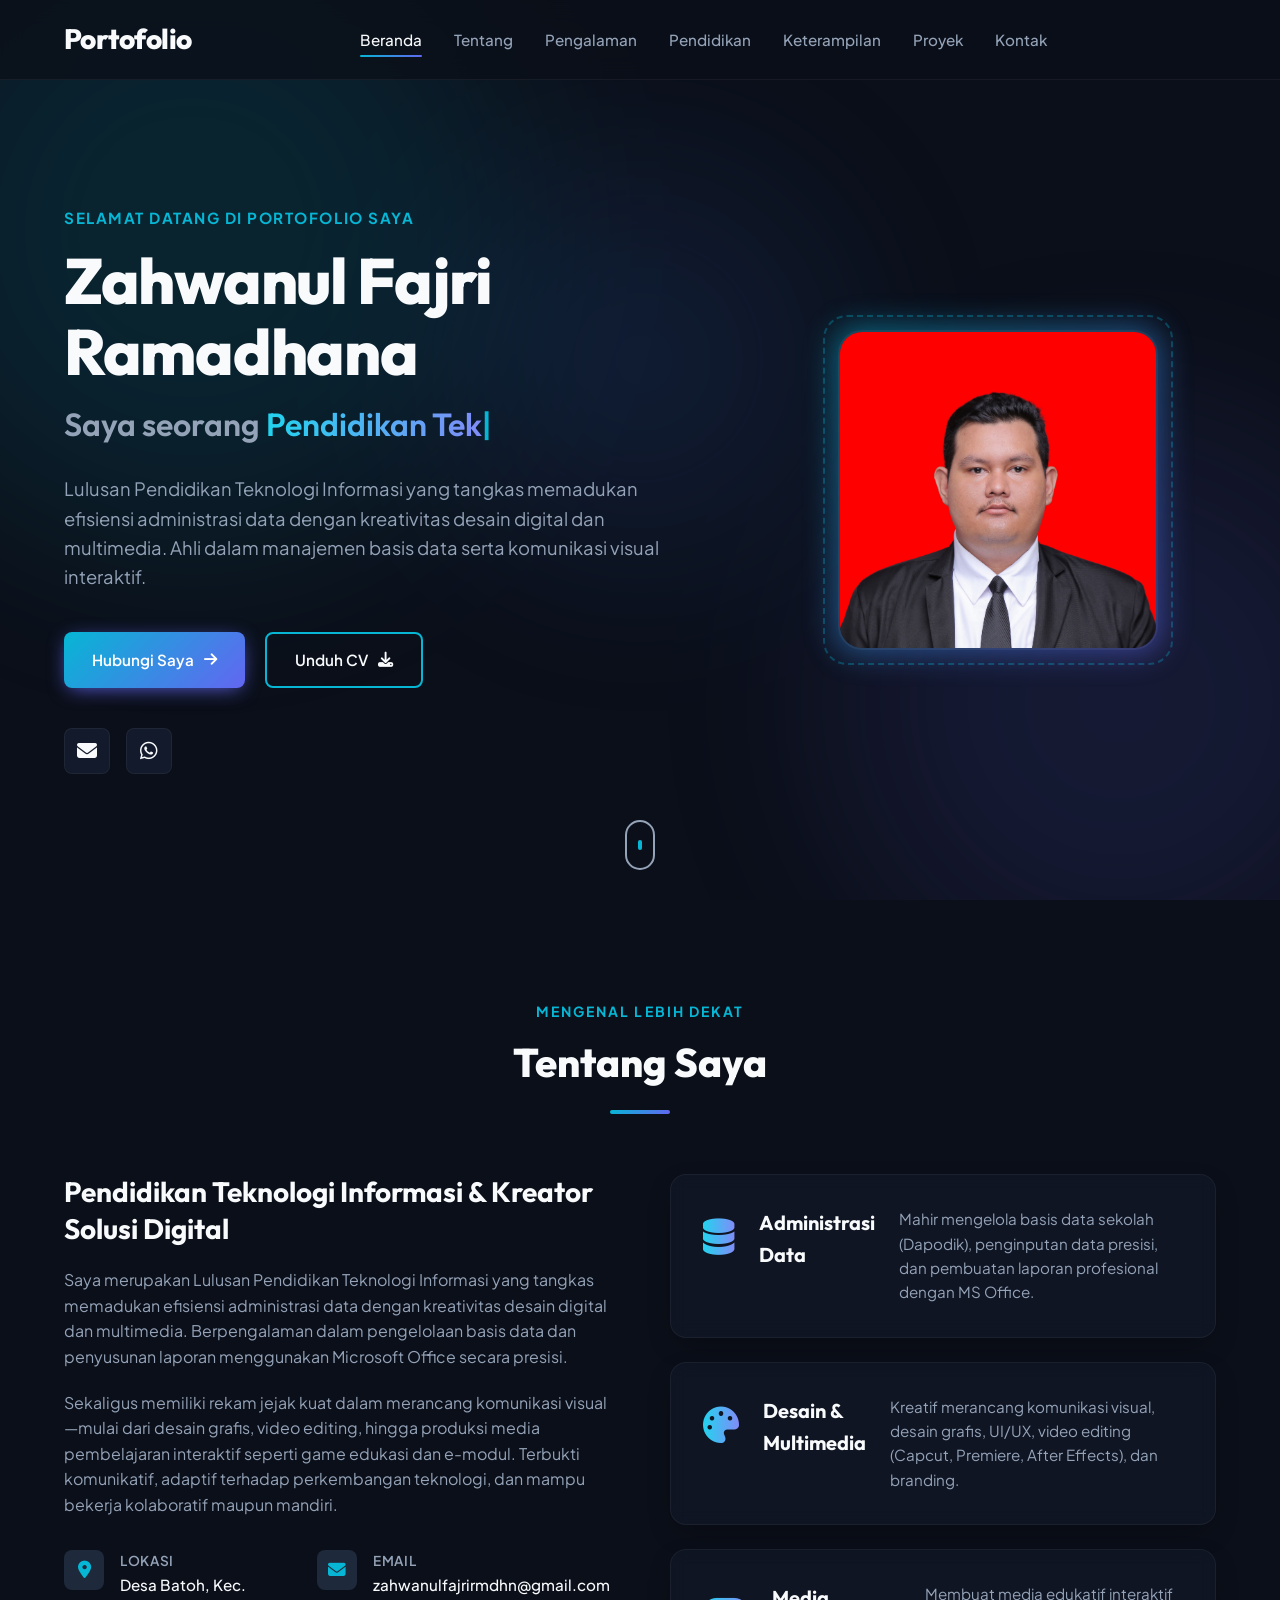
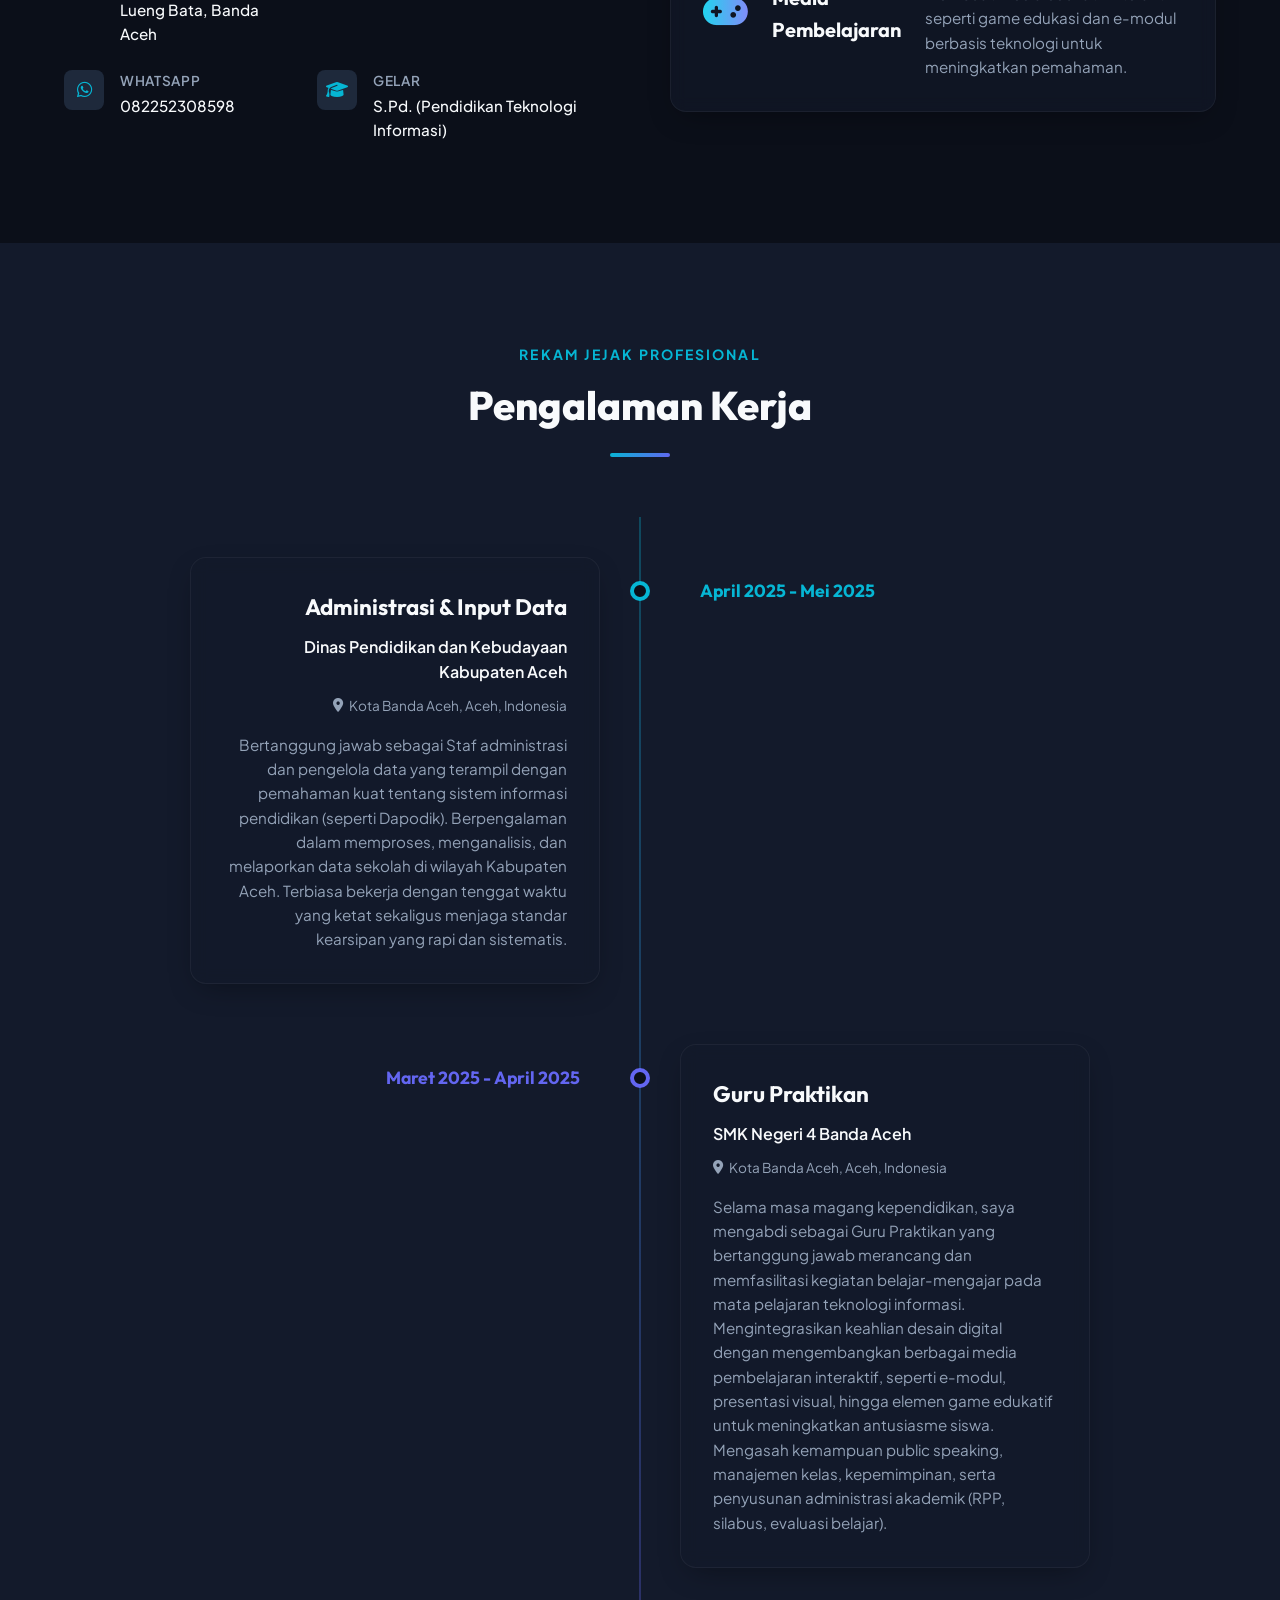
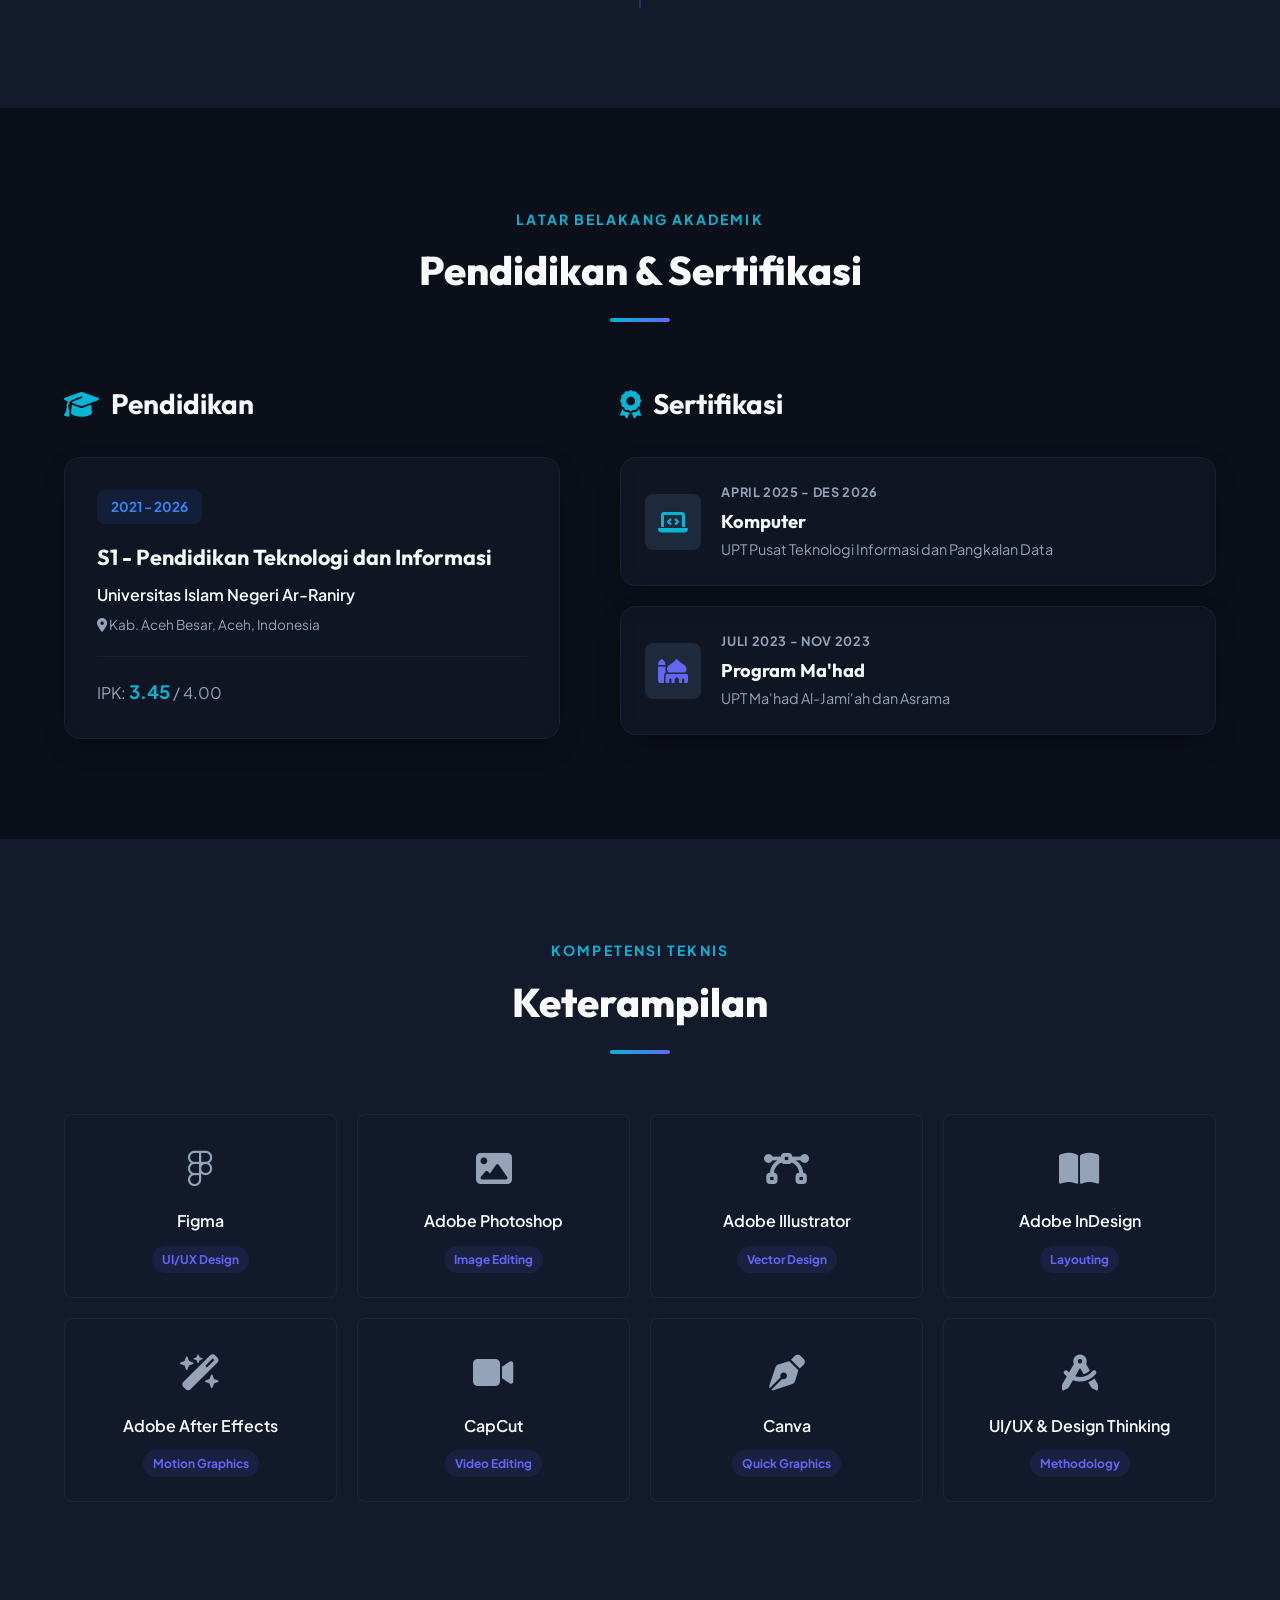
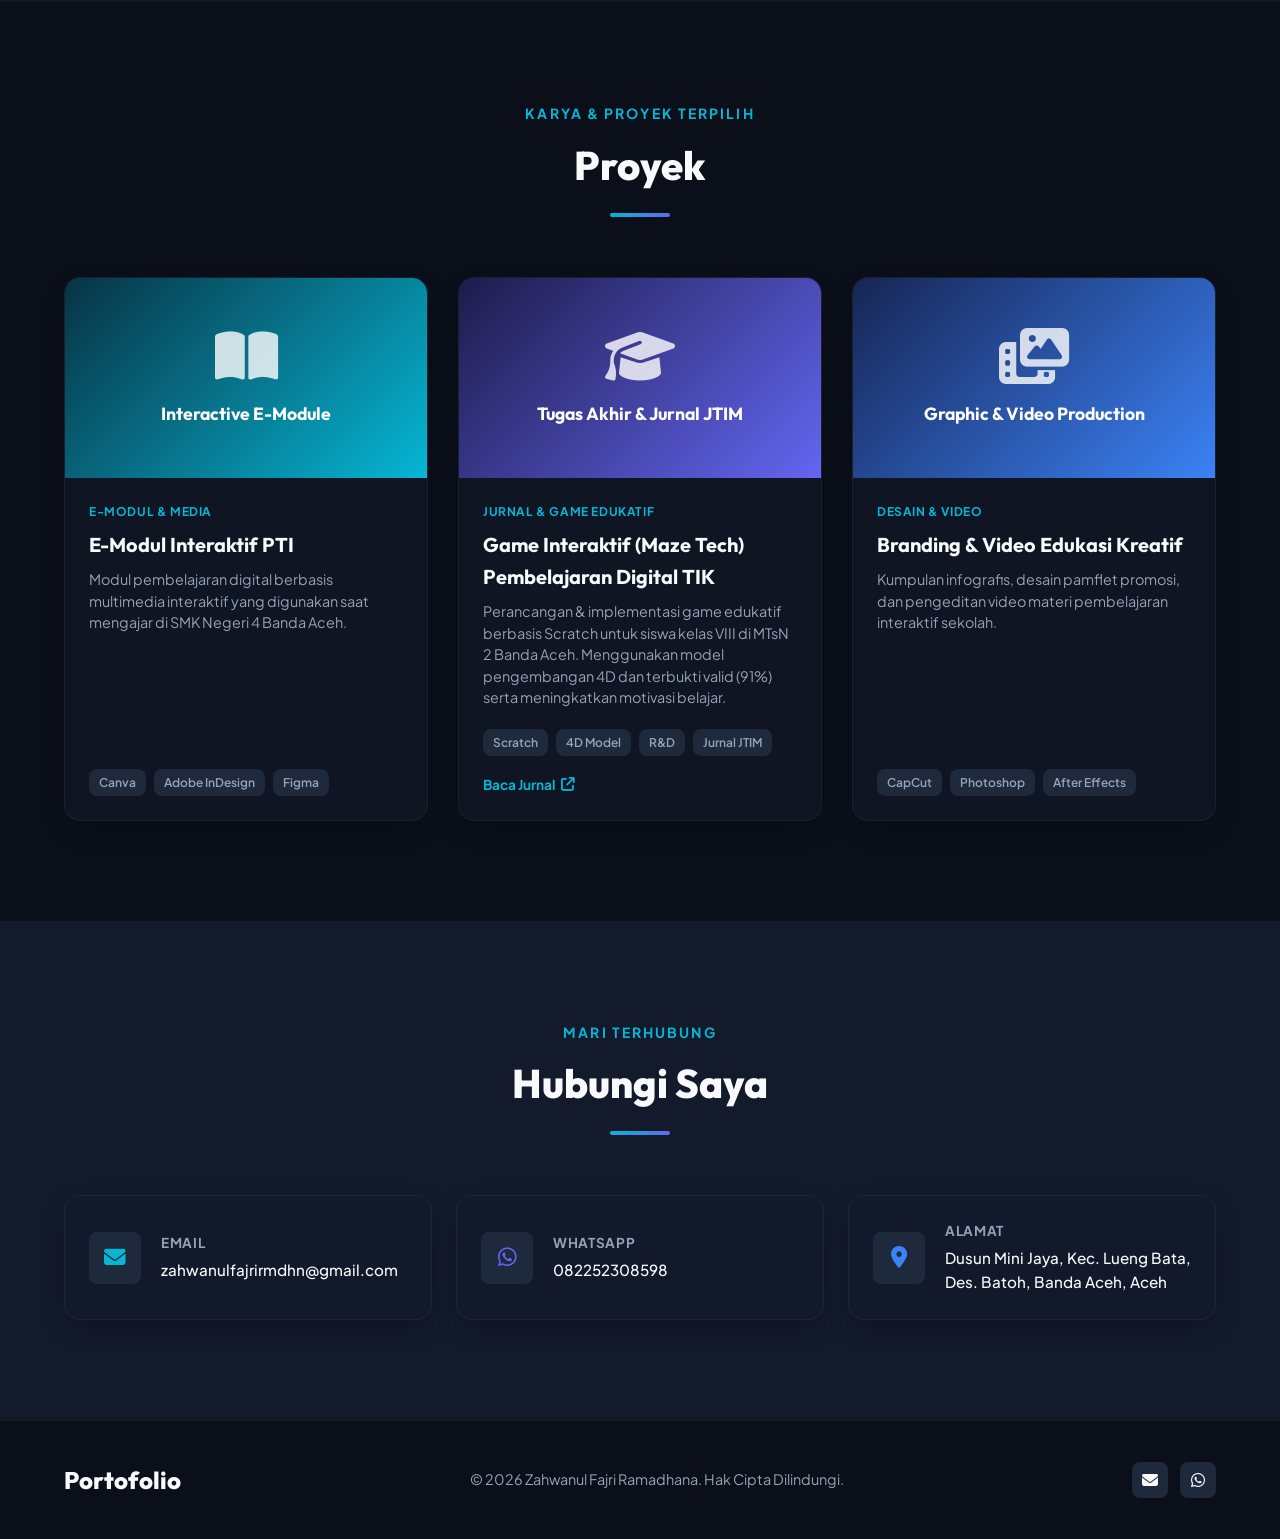
<file: public/zahwanul/index.html>
<!DOCTYPE html>
<html lang="id">
<head>
    <meta charset="UTF-8">
    <meta name="viewport" content="width=device-width, initial-scale=1.0">
    <title>Zahwanul Fajri Ramadhana | Portofolio Profesional</title>
    <meta name="description" content="Portofolio profesional Zahwanul Fajri Ramadhana, lulusan Pendidikan Teknologi Informasi yang menggabungkan keahlian administrasi data dengan kreativitas desain digital dan multimedia.">
    <meta name="keywords" content="Zahwanul Fajri Ramadhana, Portofolio, Pendidikan Teknologi Informasi, IT Administrator, UI/UX Design, Desain Grafis, Banda Aceh">
    <meta name="author" content="Zahwanul Fajri Ramadhana">
    
    <!-- Open Graph / Facebook -->
    <meta property="og:type" content="website">
    <meta property="og:title" content="Zahwanul Fajri Ramadhana | Portofolio Profesional">
    <meta property="og:description" content="Lulusan Pendidikan Teknologi Informasi yang terampil dalam administrasi data dan desain digital kreatif.">
    <meta property="og:image" content="profile.jpeg">
    
    <!-- Favicon -->
    <link rel="icon" type="image/jpeg" href="profile.jpeg">

    <!-- Google Fonts -->
    <link rel="preconnect" href="https://fonts.googleapis.com">
    <link rel="preconnect" href="https://fonts.gstatic.com" crossorigin>
    <link href="https://fonts.googleapis.com/css2?family=Outfit:wght@300;400;500;600;700;800&family=Plus+Jakarta+Sans:wght@300;400;500;600;700;800&display=swap" rel="stylesheet">
    
    <!-- Font Awesome Icons -->
    <link rel="stylesheet" href="https://cdnjs.cloudflare.com/ajax/libs/font-awesome/6.4.0/css/all.min.css">
    
    <!-- Custom CSS -->
    <link rel="stylesheet" href="styles.css">
    
    <!-- Custom JS -->
    <script src="script.js" defer></script>
</head>
<body class="dark-theme">
    <!-- Background Elements -->
    <div class="blob-grid">
        <div class="blob blob-1"></div>
        <div class="blob blob-2"></div>
        <div class="blob blob-3"></div>
    </div>

    <!-- Header / Navigation -->
    <header id="header">
        <div class="container nav-container">
            <a href="#home" class="logo">Portofolio</a>
            
            <nav class="nav-menu" id="nav-menu">
                <ul>
                    <li><a href="#home" class="nav-link active">Beranda</a></li>
                    <li><a href="#about" class="nav-link">Tentang</a></li>
                    <li><a href="#experience" class="nav-link">Pengalaman</a></li>
                    <li><a href="#education" class="nav-link">Pendidikan</a></li>
                    <li><a href="#skills" class="nav-link">Keterampilan</a></li>
                    <li><a href="#proyek" class="nav-link">Proyek</a></li>
                    <li><a href="#contact" class="nav-link">Kontak</a></li>
                </ul>
            </nav>

            <div class="nav-actions">
                <button class="mobile-toggle" id="mobile-toggle" aria-label="Open mobile menu">
                    <span class="bar"></span>
                    <span class="bar"></span>
                    <span class="bar"></span>
                </button>
            </div>
        </div>
    </header>

    <main>
        <!-- Hero Section -->
        <section id="home" class="hero-section">
            <div class="container hero-container">
                <div class="hero-content">
                    <span class="hero-subtitle">Selamat Datang di Portofolio Saya</span>
                    <h1 class="hero-title">Zahwanul Fajri Ramadhana</h1>
                    <h2 class="hero-typed-text">Saya seorang <span id="typed-text"></span><span class="typed-cursor">|</span></h2>
                    <p class="hero-description">
                        Lulusan Pendidikan Teknologi Informasi yang tangkas memadukan efisiensi administrasi data dengan kreativitas desain digital dan multimedia. Ahli dalam manajemen basis data serta komunikasi visual interaktif.
                    </p>
                    <div class="hero-buttons">
                        <a href="#contact" class="btn btn-primary">Hubungi Saya <i class="fa-solid fa-arrow-right"></i></a>
                        <a href="CV_ATS_ZAHWANUL FAJRI RAMADHANA.pdf" class="btn btn-secondary" download>Unduh CV <i class="fa-solid fa-download"></i></a>
                    </div>
                    <div class="hero-socials">
                        <a href="mailto:zahwanulfajrirmdhn@gmail.com" target="_blank" aria-label="Email"><i class="fa-solid fa-envelope"></i></a>
                        <a href="https://wa.me/6282252308598" target="_blank" aria-label="WhatsApp"><i class="fa-brands fa-whatsapp"></i></a>
                    </div>
                </div>
                <div class="hero-avatar">
                    <div class="avatar-wrapper">
                        <img src="profile.jpeg" alt="Foto Profil Zahwanul Fajri Ramadhana" class="avatar-img">
                        <div class="avatar-glow"></div>
                        <div class="avatar-border"></div>
                    </div>
                </div>
            </div>
            <div class="scroll-indicator">
                <a href="#about" aria-label="Scroll down">
                    <span></span>
                </a>
            </div>
        </section>

        <!-- About Section -->
        <section id="about" class="about-section section-padding">
            <div class="container">
                <div class="section-header">
                    <span class="section-subtitle">Mengenal Lebih Dekat</span>
                    <h2 class="section-title">Tentang Saya</h2>
                    <div class="title-underline"></div>
                </div>

                <div class="about-grid">
                    <div class="about-info">
                        <h3 class="about-heading">Pendidikan Teknologi Informasi & Kreator Solusi Digital</h3>
                        <p class="about-text">
                            Saya merupakan Lulusan Pendidikan Teknologi Informasi yang tangkas memadukan efisiensi administrasi data dengan kreativitas desain digital dan multimedia. Berpengalaman dalam pengelolaan basis data dan penyusunan laporan menggunakan Microsoft Office secara presisi.
                        </p>
                        <p class="about-text">
                            Sekaligus memiliki rekam jejak kuat dalam merancang komunikasi visual—mulai dari desain grafis, video editing, hingga produksi media pembelajaran interaktif seperti game edukasi dan e-modul. Terbukti komunikatif, adaptif terhadap perkembangan teknologi, dan mampu bekerja kolaboratif maupun mandiri.
                        </p>
                        <div class="info-details-grid">
                            <div class="info-item">
                                <i class="fa-solid fa-location-dot"></i>
                                <div>
                                    <h4>Lokasi</h4>
                                    <p>Desa Batoh, Kec. Lueng Bata, Banda Aceh</p>
                                </div>
                            </div>
                            <div class="info-item">
                                <i class="fa-solid fa-envelope"></i>
                                <div>
                                    <h4>Email</h4>
                                    <p>zahwanulfajrirmdhn@gmail.com</p>
                                </div>
                            </div>
                            <div class="info-item">
                                <i class="fa-brands fa-whatsapp"></i>
                                <div>
                                    <h4>WhatsApp</h4>
                                    <p><a href="https://wa.me/6282252308598" target="_blank">082252308598</a></p>
                                </div>
                            </div>
                            <div class="info-item">
                                <i class="fa-solid fa-graduation-cap"></i>
                                <div>
                                    <h4>Gelar</h4>
                                    <p>S.Pd. (Pendidikan Teknologi Informasi)</p>
                                </div>
                            </div>
                        </div>
                    </div>

                    <div class="about-cards-grid">
                        <div class="about-card card-glow-cyan">
                            <div class="card-icon"><i class="fa-solid fa-database"></i></div>
                            <h3>Administrasi Data</h3>
                            <p>Mahir mengelola basis data sekolah (Dapodik), penginputan data presisi, dan pembuatan laporan profesional dengan MS Office.</p>
                        </div>
                        <div class="about-card card-glow-violet">
                            <div class="card-icon"><i class="fa-solid fa-palette"></i></div>
                            <h3>Desain & Multimedia</h3>
                            <p>Kreatif merancang komunikasi visual, desain grafis, UI/UX, video editing (Capcut, Premiere, After Effects), dan branding.</p>
                        </div>
                        <div class="about-card card-glow-blue">
                            <div class="card-icon"><i class="fa-solid fa-gamepad"></i></div>
                            <h3>Media Pembelajaran</h3>
                            <p>Membuat media edukatif interaktif seperti game edukasi dan e-modul berbasis teknologi untuk meningkatkan pemahaman.</p>
                        </div>
                    </div>
                </div>
            </div>
        </section>

        <!-- Experience Section -->
        <section id="experience" class="experience-section section-padding section-bg">
            <div class="container">
                <div class="section-header">
                    <span class="section-subtitle">Rekam Jejak Profesional</span>
                    <h2 class="section-title">Pengalaman Kerja</h2>
                    <div class="title-underline"></div>
                </div>

                <div class="timeline">
                    <!-- Experience Item 1 -->
                    <div class="timeline-item">
                        <div class="timeline-dot"></div>
                        <div class="timeline-date">April 2025 - Mei 2025</div>
                        <div class="timeline-content card-glow-cyan">
                            <h3 class="timeline-title">Administrasi & Input Data</h3>
                            <h4 class="timeline-company">Dinas Pendidikan dan Kebudayaan Kabupaten Aceh</h4>
                            <span class="timeline-location"><i class="fa-solid fa-location-dot"></i> Kota Banda Aceh, Aceh, Indonesia</span>
                            <p class="timeline-desc">
                                Bertanggung jawab sebagai Staf administrasi dan pengelola data yang terampil dengan pemahaman kuat tentang sistem informasi pendidikan (seperti Dapodik). Berpengalaman dalam memproses, menganalisis, dan melaporkan data sekolah di wilayah Kabupaten Aceh. Terbiasa bekerja dengan tenggat waktu yang ketat sekaligus menjaga standar kearsipan yang rapi dan sistematis.
                            </p>
                        </div>
                    </div>

                    <!-- Experience Item 2 -->
                    <div class="timeline-item">
                        <div class="timeline-dot"></div>
                        <div class="timeline-date">Maret 2025 - April 2025</div>
                        <div class="timeline-content card-glow-violet">
                            <h3 class="timeline-title">Guru Praktikan</h3>
                            <h4 class="timeline-company">SMK Negeri 4 Banda Aceh</h4>
                            <span class="timeline-location"><i class="fa-solid fa-location-dot"></i> Kota Banda Aceh, Aceh, Indonesia</span>
                            <p class="timeline-desc">
                                Selama masa magang kependidikan, saya mengabdi sebagai Guru Praktikan yang bertanggung jawab merancang dan memfasilitasi kegiatan belajar-mengajar pada mata pelajaran teknologi informasi. Mengintegrasikan keahlian desain digital dengan mengembangkan berbagai media pembelajaran interaktif, seperti e-modul, presentasi visual, hingga elemen game edukatif untuk meningkatkan antusiasme siswa. Mengasah kemampuan public speaking, manajemen kelas, kepemimpinan, serta penyusunan administrasi akademik (RPP, silabus, evaluasi belajar).
                            </p>
                        </div>
                    </div>
                </div>
            </div>
        </section>

        <!-- Education & Certifications Section -->
        <section id="education" class="education-section section-padding">
            <div class="container">
                <div class="section-header">
                    <span class="section-subtitle">Latar Belakang Akademik</span>
                    <h2 class="section-title">Pendidikan & Sertifikasi</h2>
                    <div class="title-underline"></div>
                </div>

                <div class="edu-cert-grid">
                    <!-- Education -->
                    <div class="edu-container">
                        <h3 class="subsection-title"><i class="fa-solid fa-graduation-cap"></i> Pendidikan</h3>
                        <div class="edu-card card-glow-blue">
                            <div class="edu-duration">2021 - 2026</div>
                            <h4 class="edu-degree">S1 - Pendidikan Teknologi dan Informasi</h4>
                            <h5 class="edu-school">Universitas Islam Negeri Ar-Raniry</h5>
                            <span class="edu-location"><i class="fa-solid fa-location-dot"></i> Kab. Aceh Besar, Aceh, Indonesia</span>
                            <div class="edu-gpa">
                                <span>IPK: <strong>3.45</strong> / 4.00</span>
                            </div>
                        </div>
                    </div>

                    <!-- Certifications -->
                    <div class="cert-container">
                        <h3 class="subsection-title"><i class="fa-solid fa-award"></i> Sertifikasi</h3>
                        
                        <div class="cert-card-grid">
                            <div class="cert-card card-glow-cyan">
                                <div class="cert-icon"><i class="fa-solid fa-laptop-code"></i></div>
                                <div class="cert-info">
                                    <span class="cert-date">April 2025 - Des 2026</span>
                                    <h4>Komputer</h4>
                                    <p>UPT Pusat Teknologi Informasi dan Pangkalan Data</p>
                                </div>
                            </div>

                            <div class="cert-card card-glow-violet">
                                <div class="cert-icon"><i class="fa-solid fa-mosque"></i></div>
                                <div class="cert-info">
                                    <span class="cert-date">Juli 2023 - Nov 2023</span>
                                    <h4>Program Ma'had</h4>
                                    <p>UPT Ma'had Al-Jami'ah dan Asrama</p>
                                </div>
                            </div>
                        </div>
                    </div>
                </div>
            </div>
        </section>

        <!-- Skills Section -->
        <section id="skills" class="skills-section section-padding section-bg">
            <div class="container">
                <div class="section-header">
                    <span class="section-subtitle">Kompetensi Teknis</span>
                    <h2 class="section-title">Keterampilan</h2>
                    <div class="title-underline"></div>
                </div>

                <div class="skills-grid">
                    <div class="skill-card" data-skill="Figma">
                        <div class="skill-icon"><i class="fa-brands fa-figma"></i></div>
                        <h4>Figma</h4>
                        <span class="skill-badge badge-design">UI/UX Design</span>
                    </div>
                    <div class="skill-card" data-skill="Adobe Photoshop">
                        <div class="skill-icon"><i class="fa-solid fa-image"></i></div>
                        <h4>Adobe Photoshop</h4>
                        <span class="skill-badge badge-design">Image Editing</span>
                    </div>
                    <div class="skill-card" data-skill="Adobe Illustrator">
                        <div class="skill-icon"><i class="fa-solid fa-bezier-curve"></i></div>
                        <h4>Adobe Illustrator</h4>
                        <span class="skill-badge badge-design">Vector Design</span>
                    </div>
                    <div class="skill-card" data-skill="Adobe InDesign">
                        <div class="skill-icon"><i class="fa-solid fa-book-open"></i></div>
                        <h4>Adobe InDesign</h4>
                        <span class="skill-badge badge-design">Layouting</span>
                    </div>
                    <div class="skill-card" data-skill="Adobe After Effects">
                        <div class="skill-icon"><i class="fa-solid fa-wand-magic-sparkles"></i></div>
                        <h4>Adobe After Effects</h4>
                        <span class="skill-badge badge-design">Motion Graphics</span>
                    </div>
                    <div class="skill-card" data-skill="CapCut">
                        <div class="skill-icon"><i class="fa-solid fa-video"></i></div>
                        <h4>CapCut</h4>
                        <span class="skill-badge badge-design">Video Editing</span>
                    </div>
                    <div class="skill-card" data-skill="Canva">
                        <div class="skill-icon"><i class="fa-solid fa-pen-nib"></i></div>
                        <h4>Canva</h4>
                        <span class="skill-badge badge-design">Quick Graphics</span>
                    </div>
                    <div class="skill-card" data-skill="UI/UX Design">
                        <div class="skill-icon"><i class="fa-solid fa-compass-drafting"></i></div>
                        <h4>UI/UX & Design Thinking</h4>
                        <span class="skill-badge badge-design">Methodology</span>
                    </div>
                </div>
            </div>
        </section>

        <!-- Portfolio Section -->
        <section id="proyek" class="portfolio-section section-padding">
            <div class="container">
                <div class="section-header">
                    <span class="section-subtitle">Karya & Proyek Terpilih</span>
                    <h2 class="section-title">Proyek</h2>
                    <div class="title-underline"></div>
                </div>

                <div class="portfolio-grid">
                    <!-- Project 1 -->
                    <div class="portfolio-item card-glow-cyan" data-category="media">
                        <div class="portfolio-img-wrapper">
                            <!-- Visual mock of E-modul -->
                            <div class="mock-image-placeholder color-cyan">
                                <i class="fa-solid fa-book-open"></i>
                                <span>Interactive E-Module</span>
                            </div>
                        </div>
                        <div class="portfolio-info">
                            <span class="portfolio-tag">E-Modul & Media</span>
                            <h3>E-Modul Interaktif PTI</h3>
                            <p>Modul pembelajaran digital berbasis multimedia interaktif yang digunakan saat mengajar di SMK Negeri 4 Banda Aceh.</p>
                            <div class="portfolio-tech">
                                <span>Canva</span>
                                <span>Adobe InDesign</span>
                                <span>Figma</span>
                            </div>
                        </div>
                    </div>

                    <!-- Project 2 -->
                    <div class="portfolio-item card-glow-violet" data-category="game">
                        <div class="portfolio-img-wrapper">
                            <!-- Visual mock of Educational Game -->
                            <div class="mock-image-placeholder color-violet">
                                <i class="fa-solid fa-graduation-cap"></i>
                                <span>Tugas Akhir & Jurnal JTIM</span>
                            </div>
                        </div>
                        <div class="portfolio-info">
                            <span class="portfolio-tag">Jurnal & Game Edukatif</span>
                            <h3>Game Interaktif (Maze Tech) Pembelajaran Digital TIK</h3>
                            <p>Perancangan & implementasi game edukatif berbasis Scratch untuk siswa kelas VIII di MTsN 2 Banda Aceh. Menggunakan model pengembangan 4D dan terbukti valid (91%) serta meningkatkan motivasi belajar.</p>
                            <div class="portfolio-tech">
                                <span>Scratch</span>
                                <span>4D Model</span>
                                <span>R&D</span>
                                <span>Jurnal JTIM</span>
                            </div>
                            <a href="https://journal.sekawan-org.id/index.php/jtim/en/article/view/944" target="_blank" class="project-btn-link">Baca Jurnal <i class="fa-solid fa-arrow-up-right-from-square"></i></a>
                        </div>
                    </div>

                    <!-- Project 3 -->
                    <div class="portfolio-item card-glow-blue" data-category="design">
                        <div class="portfolio-img-wrapper">
                            <!-- Visual mock of Graphic Design -->
                            <div class="mock-image-placeholder color-blue">
                                <i class="fa-solid fa-photo-film"></i>
                                <span>Graphic & Video Production</span>
                            </div>
                        </div>
                        <div class="portfolio-info">
                            <span class="portfolio-tag">Desain & Video</span>
                            <h3>Branding & Video Edukasi Kreatif</h3>
                            <p>Kumpulan infografis, desain pamflet promosi, dan pengeditan video materi pembelajaran interaktif sekolah.</p>
                            <div class="portfolio-tech">
                                <span>CapCut</span>
                                <span>Photoshop</span>
                                <span>After Effects</span>
                            </div>
                        </div>
                    </div>
                </div>
            </div>
        </section>

        <!-- Contact Section -->
        <section id="contact" class="contact-section section-padding section-bg">
            <div class="container">
                <div class="section-header">
                    <span class="section-subtitle">Mari Terhubung</span>
                    <h2 class="section-title">Hubungi Saya</h2>
                    <div class="title-underline"></div>
                </div>

                <div class="contact-info-cards">
                    <div class="contact-info-card card-glow-cyan">
                        <div class="contact-icon"><i class="fa-solid fa-envelope"></i></div>
                        <div>
                            <h3>Email</h3>
                            <p><a href="mailto:zahwanulfajrirmdhn@gmail.com">zahwanulfajrirmdhn@gmail.com</a></p>
                        </div>
                    </div>

                    <div class="contact-info-card card-glow-violet">
                        <div class="contact-icon"><i class="fa-brands fa-whatsapp"></i></div>
                        <div>
                            <h3>WhatsApp</h3>
                            <p><a href="https://wa.me/6282252308598" target="_blank">082252308598</a></p>
                        </div>
                    </div>

                    <div class="contact-info-card card-glow-blue">
                        <div class="contact-icon"><i class="fa-solid fa-location-dot"></i></div>
                        <div>
                            <h3>Alamat</h3>
                            <p>Dusun Mini Jaya, Kec. Lueng Bata, Des. Batoh, Banda Aceh, Aceh</p>
                        </div>
                    </div>
                </div>
            </div>
        </section>
    </main>

    <!-- Footer -->
    <footer>
        <div class="container footer-container">
            <div class="footer-logo">Portofolio</div>
            <p class="footer-copy">&copy; 2026 Zahwanul Fajri Ramadhana. Hak Cipta Dilindungi.</p>
            <div class="footer-socials">
                <a href="mailto:zahwanulfajrirmdhn@gmail.com" target="_blank" aria-label="Email"><i class="fa-solid fa-envelope"></i></a>
                <a href="https://wa.me/6282252308598" target="_blank" aria-label="WhatsApp"><i class="fa-brands fa-whatsapp"></i></a>
            </div>
        </div>
    </footer>

    <!-- Back to Top Button -->
    <button id="back-to-top" class="back-to-top-btn" aria-label="Back to top">
        <i class="fa-solid fa-arrow-up"></i>
    </button>
</body>
</html>
</file>
<file: public/apriani/css/style.css>
/* ==========================================================================
   APRIANI - PORTFOLIO DESIGN SYSTEM (DARK LUXURY & PARALLAX)
   ========================================================================== */

/* --- Custom Properties & Theme Tokens --- */
:root {
    /* Color Palette */
    --bg-dark: #080c14;
    --bg-dark-secondary: #0d121f;
    --bg-dark-elevated: #131b2e;
    --bg-card: rgba(19, 27, 46, 0.72);
    --bg-card-hover: rgba(28, 39, 66, 0.85);
    --bg-glass: rgba(13, 18, 31, 0.65);
    
    /* Accents */
    --accent-emerald: #10b981;
    --accent-emerald-glow: rgba(16, 185, 129, 0.35);
    --accent-cyan: #06b6d4;
    --accent-cyan-glow: rgba(6, 182, 212, 0.35);
    --accent-indigo: #6366f1;
    --accent-amber: #f59e0b;
    --accent-rose: #f43f5e;
    
    /* Gradients */
    --gradient-primary: linear-gradient(135deg, #10b981 0%, #06b6d4 100%);
    --gradient-glow: linear-gradient(135deg, rgba(16, 185, 129, 0.2) 0%, rgba(6, 182, 212, 0.2) 100%);
    --gradient-dark: linear-gradient(180deg, #080c14 0%, #0d121f 100%);
    --gradient-card-border: linear-gradient(135deg, rgba(255, 255, 255, 0.15) 0%, rgba(16, 185, 129, 0.3) 50%, rgba(6, 182, 212, 0.1) 100%);
    --gradient-text: linear-gradient(135deg, #ffffff 0%, #a7f3d0 50%, #67e8f9 100%);
    
    /* Text & Neutral Colors */
    --text-pure: #ffffff;
    --text-primary: #f1f5f9;
    --text-secondary: #94a3b8;
    --text-muted: #64748b;
    --border-subtle: rgba(255, 255, 255, 0.08);
    --border-glow: rgba(16, 185, 129, 0.25);
    
    /* Typography */
    --font-heading: 'Outfit', sans-serif;
    --font-body: 'Plus Jakarta Sans', sans-serif;
    
    /* Shadows & Effects */
    --shadow-sm: 0 4px 6px -1px rgba(0, 0, 0, 0.3);
    --shadow-md: 0 10px 25px -5px rgba(0, 0, 0, 0.45);
    --shadow-lg: 0 20px 40px -15px rgba(0, 0, 0, 0.6);
    --shadow-glow: 0 0 30px rgba(16, 185, 129, 0.22);
    --shadow-glow-cyan: 0 0 30px rgba(6, 182, 212, 0.22);
    
    /* Transitions */
    --transition-fast: 0.2s cubic-bezier(0.4, 0, 0.2, 1);
    --transition-smooth: 0.35s cubic-bezier(0.16, 1, 0.3, 1);
    --transition-spring: 0.5s cubic-bezier(0.34, 1.56, 0.64, 1);
    
    /* Radii */
    --radius-sm: 8px;
    --radius-md: 14px;
    --radius-lg: 22px;
    --radius-full: 9999px;
}

/* --- Base & Reset --- */
*, *::before, *::after {
    margin: 0;
    padding: 0;
    box-sizing: border-box;
}

html {
    scroll-behavior: smooth;
    font-size: 16px;
    color-scheme: dark;
}

body {
    background-color: var(--bg-dark);
    color: var(--text-primary);
    font-family: var(--font-body);
    line-height: 1.65;
    overflow-x: hidden;
    position: relative;
    -webkit-font-smoothing: antialiased;
}

/* Custom Scrollbar */
::-webkit-scrollbar {
    width: 9px;
}
::-webkit-scrollbar-track {
    background: var(--bg-dark);
}
::-webkit-scrollbar-thumb {
    background: #1e293b;
    border-radius: var(--radius-full);
    border: 2px solid var(--bg-dark);
}
::-webkit-scrollbar-thumb:hover {
    background: var(--accent-emerald);
}

::selection {
    background: rgba(16, 185, 129, 0.3);
    color: #ffffff;
}

/* --- Background Parallax Particles & Glow Orbs --- */
#particles-canvas {
    position: fixed;
    top: 0;
    left: 0;
    width: 100vw;
    height: 100vh;
    pointer-events: none;
    z-index: 0;
}

.ambient-glow {
    position: fixed;
    border-radius: 50%;
    filter: blur(130px);
    pointer-events: none;
    z-index: 0;
    opacity: 0.35;
    transition: transform 0.8s ease-out;
}

.ambient-glow-1 {
    top: -10%;
    right: 5%;
    width: 500px;
    height: 500px;
    background: radial-gradient(circle, rgba(16, 185, 129, 0.45) 0%, transparent 70%);
}

.ambient-glow-2 {
    top: 40%;
    left: -10%;
    width: 600px;
    height: 600px;
    background: radial-gradient(circle, rgba(6, 182, 212, 0.35) 0%, transparent 70%);
}

.ambient-glow-3 {
    bottom: -10%;
    right: 15%;
    width: 550px;
    height: 550px;
    background: radial-gradient(circle, rgba(99, 102, 241, 0.3) 0%, transparent 70%);
}

/* --- Layout Container & Typography --- */
.container {
    width: 100%;
    max-width: 1240px;
    margin: 0 auto;
    padding: 0 24px;
    position: relative;
    z-index: 1;
}

h1, h2, h3, h4, h5, h6 {
    font-family: var(--font-heading);
    font-weight: 700;
    color: var(--text-pure);
    letter-spacing: -0.02em;
}

a {
    color: inherit;
    text-decoration: none;
    transition: var(--transition-fast);
}

img {
    max-width: 100%;
    display: block;
}

/* --- Utility Badges & Tags --- */
.badge-pill {
    display: inline-flex;
    align-items: center;
    gap: 8px;
    padding: 6px 14px;
    border-radius: var(--radius-full);
    font-size: 0.82rem;
    font-weight: 600;
    background: rgba(16, 185, 129, 0.1);
    color: var(--accent-emerald);
    border: 1px solid rgba(16, 185, 129, 0.25);
    backdrop-filter: blur(8px);
}

.badge-pill-cyan {
    background: rgba(6, 182, 212, 0.1);
    color: var(--accent-cyan);
    border-color: rgba(6, 182, 212, 0.25);
}

.badge-pill-amber {
    background: rgba(245, 158, 11, 0.1);
    color: var(--accent-amber);
    border-color: rgba(245, 158, 11, 0.25);
}

.pulse-dot {
    width: 8px;
    height: 8px;
    border-radius: 50%;
    background-color: var(--accent-emerald);
    box-shadow: 0 0 10px var(--accent-emerald);
    animation: pulseGlow 2s infinite;
}

@keyframes pulseGlow {
    0%, 100% { transform: scale(1); opacity: 1; }
    50% { transform: scale(1.4); opacity: 0.5; }
}

.gradient-text {
    background: var(--gradient-text);
    -webkit-background-clip: text;
    -webkit-text-fill-color: transparent;
    display: inline-block;
}

.gradient-accent {
    background: var(--gradient-primary);
    -webkit-background-clip: text;
    -webkit-text-fill-color: transparent;
}

/* --- Section Headings --- */
.section-header {
    text-align: center;
    max-width: 680px;
    margin: 0 auto 60px;
}

.section-tag {
    text-transform: uppercase;
    font-size: 0.8rem;
    letter-spacing: 0.12em;
    font-weight: 700;
    color: var(--accent-emerald);
    margin-bottom: 12px;
    display: inline-block;
}

.section-title {
    font-size: clamp(2rem, 4vw, 2.75rem);
    line-height: 1.2;
    margin-bottom: 16px;
}

.section-subtitle {
    color: var(--text-secondary);
    font-size: 1.05rem;
    line-height: 1.6;
}

/* --- Glassmorphic Card Base --- */
.glass-card {
    background: var(--bg-card);
    backdrop-filter: blur(16px);
    -webkit-backdrop-filter: blur(16px);
    border: 1px solid var(--border-subtle);
    border-radius: var(--radius-lg);
    box-shadow: var(--shadow-md);
    transition: transform var(--transition-smooth), border-color var(--transition-smooth), box-shadow var(--transition-smooth), background-color var(--transition-smooth);
    position: relative;
    overflow: hidden;
}

.glass-card::before {
    content: '';
    position: absolute;
    top: 0;
    left: 0;
    right: 0;
    height: 1px;
    background: linear-gradient(90deg, transparent, rgba(255, 255, 255, 0.2), transparent);
}

.glass-card:hover {
    border-color: rgba(16, 185, 129, 0.35);
    box-shadow: 0 15px 35px -10px rgba(0, 0, 0, 0.5), 0 0 25px rgba(16, 185, 129, 0.12);
    transform: translateY(-4px);
}

/* --- Buttons --- */
.btn {
    display: inline-flex;
    align-items: center;
    justify-content: center;
    gap: 10px;
    padding: 13px 26px;
    border-radius: var(--radius-full);
    font-family: var(--font-body);
    font-size: 0.95rem;
    font-weight: 600;
    cursor: pointer;
    border: none;
    outline: none;
    transition: var(--transition-smooth);
    position: relative;
    overflow: hidden;
    text-decoration: none;
}

.btn-primary {
    background: var(--gradient-primary);
    color: #06151f;
    box-shadow: 0 4px 20px var(--accent-emerald-glow);
}

.btn-primary:hover {
    box-shadow: 0 6px 28px rgba(16, 185, 129, 0.55);
    transform: translateY(-2px) scale(1.02);
    color: #020d14;
}

.btn-secondary {
    background: rgba(255, 255, 255, 0.05);
    color: var(--text-pure);
    border: 1px solid var(--border-subtle);
    backdrop-filter: blur(10px);
}

.btn-secondary:hover {
    background: rgba(255, 255, 255, 0.12);
    border-color: var(--accent-cyan);
    color: var(--accent-cyan);
    transform: translateY(-2px);
    box-shadow: var(--shadow-glow-cyan);
}

.btn-outline-emerald {
    background: transparent;
    color: var(--accent-emerald);
    border: 1px solid rgba(16, 185, 129, 0.4);
}

.btn-outline-emerald:hover {
    background: rgba(16, 185, 129, 0.15);
    border-color: var(--accent-emerald);
    transform: translateY(-2px);
}

.btn-sm {
    padding: 8px 16px;
    font-size: 0.85rem;
}

.btn-icon {
    width: 44px;
    height: 44px;
    padding: 0;
    border-radius: 50%;
    display: inline-flex;
    align-items: center;
    justify-content: center;
    background: rgba(255, 255, 255, 0.06);
    border: 1px solid var(--border-subtle);
    color: var(--text-secondary);
    font-size: 1.1rem;
    transition: var(--transition-fast);
}

.btn-icon:hover {
    background: rgba(16, 185, 129, 0.15);
    border-color: var(--accent-emerald);
    color: var(--accent-emerald);
    transform: translateY(-3px);
}

/* ==========================================================================
   NAVIGATION BAR
   ========================================================================== */
.header-nav {
    position: fixed;
    top: 0;
    left: 0;
    width: 100%;
    z-index: 100;
    padding: 20px 0;
    transition: padding var(--transition-smooth), background-color var(--transition-smooth), backdrop-filter var(--transition-smooth), border-color var(--transition-smooth);
}

.header-nav.scrolled {
    padding: 12px 0;
    background: rgba(8, 12, 20, 0.85);
    backdrop-filter: blur(20px);
    -webkit-backdrop-filter: blur(20px);
    border-bottom: 1px solid var(--border-subtle);
    box-shadow: 0 10px 30px rgba(0, 0, 0, 0.5);
}

.nav-container {
    display: flex;
    align-items: center;
    justify-content: space-between;
}

.brand-logo {
    display: flex;
    align-items: center;
    gap: 12px;
    font-family: var(--font-heading);
    font-size: 1.35rem;
    font-weight: 800;
    color: var(--text-pure);
}

.brand-logo-icon {
    width: 38px;
    height: 38px;
    border-radius: var(--radius-sm);
    background: var(--gradient-primary);
    display: flex;
    align-items: center;
    justify-content: center;
    color: #05141d;
    font-weight: 900;
    font-size: 1.1rem;
    box-shadow: 0 0 15px var(--accent-emerald-glow);
}

.brand-title-sub {
    font-size: 0.72rem;
    color: var(--accent-emerald);
    font-weight: 600;
    letter-spacing: 0.05em;
    display: block;
}

.nav-menu {
    display: flex;
    align-items: center;
    gap: 32px;
    list-style: none;
}

.nav-link {
    font-size: 0.92rem;
    font-weight: 500;
    color: var(--text-secondary);
    position: relative;
    padding: 6px 0;
}

.nav-link::after {
    content: '';
    position: absolute;
    bottom: 0;
    left: 0;
    width: 0;
    height: 2px;
    background: var(--gradient-primary);
    border-radius: var(--radius-full);
    transition: width var(--transition-fast);
}

.nav-link:hover, .nav-link.active {
    color: var(--text-pure);
}

.nav-link:hover::after, .nav-link.active::after {
    width: 100%;
}

.nav-actions {
    display: flex;
    align-items: center;
    gap: 14px;
}

.mobile-toggle {
    display: none;
    background: transparent;
    border: none;
    color: var(--text-pure);
    font-size: 1.5rem;
    cursor: pointer;
    padding: 6px;
}

/* ==========================================================================
   HERO SECTION (PARALLAX & 3D PROFILE)
   ========================================================================== */
.hero-section {
    min-height: 100vh;
    padding: 150px 0 90px;
    display: flex;
    align-items: center;
    position: relative;
}

.hero-grid {
    display: grid;
    grid-template-columns: 1.15fr 0.85fr;
    gap: 50px;
    align-items: center;
}

.hero-content {
    position: relative;
    z-index: 2;
}

.hero-greeting {
    margin-bottom: 18px;
}

.hero-name {
    font-size: clamp(2.5rem, 5.5vw, 4.2rem);
    font-weight: 800;
    line-height: 1.1;
    margin-bottom: 14px;
    letter-spacing: -0.03em;
}

.hero-title-typewriter {
    font-size: clamp(1.2rem, 2.5vw, 1.75rem);
    font-weight: 600;
    color: var(--text-primary);
    margin-bottom: 22px;
    min-height: 2.3em;
    display: flex;
    align-items: center;
}

.typewriter-text {
    color: var(--accent-cyan);
    font-weight: 700;
    border-right: 3px solid var(--accent-emerald);
    padding-right: 4px;
    animation: blinkCursor 0.8s infinite;
}

@keyframes blinkCursor {
    0%, 100% { border-color: transparent; }
    50% { border-color: var(--accent-emerald); }
}

.hero-bio {
    font-size: 1.08rem;
    color: var(--text-secondary);
    line-height: 1.75;
    margin-bottom: 32px;
    max-width: 580px;
}

.hero-cta-group {
    display: flex;
    flex-wrap: wrap;
    gap: 16px;
    margin-bottom: 45px;
}

/* Quick Stats Bar in Hero */
.hero-stats-row {
    display: grid;
    grid-template-columns: repeat(4, 1fr);
    gap: 18px;
    padding-top: 25px;
    border-top: 1px solid var(--border-subtle);
}

.stat-item {
    display: flex;
    flex-direction: column;
}

.stat-number {
    font-family: var(--font-heading);
    font-size: 1.85rem;
    font-weight: 800;
    color: var(--text-pure);
    line-height: 1;
    margin-bottom: 4px;
}

.stat-label {
    font-size: 0.78rem;
    color: var(--text-muted);
    font-weight: 500;
    text-transform: uppercase;
    letter-spacing: 0.04em;
}

/* Hero Portrait & 3D Interactive Card */
.hero-image-wrapper {
    position: relative;
    display: flex;
    justify-content: center;
    align-items: center;
    perspective: 1200px;
}

.profile-card-3d {
    position: relative;
    width: 100%;
    max-width: 380px;
    margin: 0 auto;
    border-radius: var(--radius-lg);
    background: linear-gradient(145deg, rgba(25, 34, 56, 0.75), rgba(11, 16, 28, 0.85));
    border: 1px solid rgba(255, 255, 255, 0.12);
    padding: 14px;
    box-shadow: 0 25px 60px -15px rgba(0, 0, 0, 0.8), 0 0 40px rgba(16, 185, 129, 0.15);
    transform-style: preserve-3d;
    transition: transform 0.15s ease-out, box-shadow 0.3s ease;
}

.profile-card-3d:hover {
    box-shadow: 0 35px 70px -15px rgba(0, 0, 0, 0.9), 0 0 50px rgba(6, 182, 212, 0.25);
}

.profile-img-container {
    position: relative;
    border-radius: calc(var(--radius-lg) - 4px);
    overflow: hidden;
    background: radial-gradient(circle at 50% 30%, #1e2d4a 0%, #0c121e 100%);
    aspect-ratio: 4 / 5;
    max-height: 480px;
}

.profile-img-container img {
    width: 100%;
    height: 100%;
    object-fit: cover;
    object-position: center 20%;
    filter: contrast(1.04) brightness(1.02);
    transition: transform 0.5s ease;
}

.profile-card-3d:hover .profile-img-container img {
    transform: scale(1.03);
}

/* Floating Badges with Parallax Movement */
.floating-badge {
    position: absolute;
    background: rgba(13, 19, 33, 0.88);
    backdrop-filter: blur(14px);
    border: 1px solid rgba(255, 255, 255, 0.14);
    padding: 10px 16px;
    border-radius: var(--radius-md);
    box-shadow: 0 10px 25px rgba(0, 0, 0, 0.5);
    display: flex;
    align-items: center;
    gap: 12px;
    z-index: 5;
    animation: floatBadge 4s ease-in-out infinite;
    pointer-events: auto;
}

.badge-top-left {
    top: 20px;
    left: -25px;
    animation-delay: 0s;
}

.badge-bottom-right {
    bottom: 25px;
    right: -25px;
    animation-delay: 2s;
}

.floating-badge-icon {
    width: 36px;
    height: 36px;
    border-radius: var(--radius-sm);
    display: flex;
    align-items: center;
    justify-content: center;
    font-size: 1.1rem;
}

.icon-bg-emerald {
    background: rgba(16, 185, 129, 0.2);
    color: var(--accent-emerald);
}

.icon-bg-cyan {
    background: rgba(6, 182, 212, 0.2);
    color: var(--accent-cyan);
}

.icon-bg-amber {
    background: rgba(245, 158, 11, 0.2);
    color: var(--accent-amber);
}

.badge-text-title {
    font-size: 0.86rem;
    font-weight: 700;
    color: var(--text-pure);
    line-height: 1.2;
}

.badge-text-sub {
    font-size: 0.72rem;
    color: var(--text-secondary);
}

@keyframes floatBadge {
    0%, 100% { transform: translateY(0px); }
    50% { transform: translateY(-10px); }
}

/* ==========================================================================
   ABOUT SECTION
   ========================================================================== */
.about-section {
    padding: 110px 0;
    position: relative;
}

.about-grid {
    display: grid;
    grid-template-columns: 1fr 1fr;
    gap: 40px;
    align-items: stretch;
}

.about-main-card {
    padding: 40px;
    display: flex;
    flex-direction: column;
    justify-content: space-between;
}

.about-intro-title {
    font-size: 1.8rem;
    margin-bottom: 20px;
    line-height: 1.3;
}

.about-text {
    color: var(--text-secondary);
    font-size: 1.02rem;
    line-height: 1.8;
    margin-bottom: 20px;
}

.career-vision-box {
    margin-top: 25px;
    padding: 20px;
    background: rgba(16, 185, 129, 0.06);
    border: 1px solid rgba(16, 185, 129, 0.2);
    border-radius: var(--radius-md);
}

.vision-title {
    font-size: 0.95rem;
    font-weight: 700;
    color: var(--accent-emerald);
    margin-bottom: 6px;
    display: flex;
    align-items: center;
    gap: 8px;
}

.vision-desc {
    font-size: 0.9rem;
    color: var(--text-secondary);
    line-height: 1.55;
}

.about-highlights-grid {
    display: grid;
    grid-template-columns: repeat(2, 1fr);
    gap: 20px;
}

.highlight-box {
    padding: 24px;
    background: var(--bg-card);
    border: 1px solid var(--border-subtle);
    border-radius: var(--radius-md);
    transition: var(--transition-smooth);
}

.highlight-box:hover {
    border-color: rgba(6, 182, 212, 0.4);
    transform: translateY(-4px);
    box-shadow: 0 10px 25px rgba(0, 0, 0, 0.3);
}

.highlight-icon-wrap {
    width: 44px;
    height: 44px;
    border-radius: var(--radius-sm);
    background: rgba(255, 255, 255, 0.05);
    display: flex;
    align-items: center;
    justify-content: center;
    font-size: 1.25rem;
    margin-bottom: 16px;
    color: var(--accent-cyan);
}

.highlight-title {
    font-size: 1.05rem;
    font-weight: 700;
    color: var(--text-pure);
    margin-bottom: 6px;
}

.highlight-desc {
    font-size: 0.86rem;
    color: var(--text-secondary);
    line-height: 1.5;
}

/* ==========================================================================
   EXPERIENCE SECTION (INTERACTIVE TIMELINE)
   ========================================================================== */
.experience-section {
    padding: 110px 0;
    position: relative;
}

.timeline {
    position: relative;
    max-width: 960px;
    margin: 0 auto;
    padding: 20px 0;
}

.timeline::before {
    content: '';
    position: absolute;
    top: 0;
    bottom: 0;
    left: 30px;
    width: 2px;
    background: linear-gradient(180deg, var(--accent-emerald) 0%, var(--accent-cyan) 50%, rgba(99, 102, 241, 0.2) 100%);
    box-shadow: 0 0 10px var(--accent-emerald-glow);
}

.timeline-item {
    position: relative;
    padding-left: 80px;
    margin-bottom: 45px;
}

.timeline-item:last-child {
    margin-bottom: 0;
}

.timeline-marker {
    position: absolute;
    left: 17px;
    top: 24px;
    width: 28px;
    height: 28px;
    border-radius: 50%;
    background: var(--bg-dark);
    border: 2px solid var(--accent-emerald);
    display: flex;
    align-items: center;
    justify-content: center;
    z-index: 2;
    box-shadow: 0 0 15px var(--accent-emerald-glow);
    transition: transform var(--transition-fast);
}

.timeline-item:hover .timeline-marker {
    transform: scale(1.2);
    border-color: var(--accent-cyan);
    box-shadow: 0 0 20px var(--accent-cyan-glow);
}

.timeline-marker-inner {
    width: 10px;
    height: 10px;
    border-radius: 50%;
    background: var(--accent-emerald);
}

.timeline-card {
    padding: 30px;
}

.timeline-header {
    display: flex;
    justify-content: space-between;
    align-items: flex-start;
    flex-wrap: wrap;
    gap: 12px;
    margin-bottom: 14px;
    border-bottom: 1px solid var(--border-subtle);
    padding-bottom: 14px;
}

.timeline-role {
    font-size: 1.3rem;
    font-weight: 700;
    color: var(--text-pure);
}

.timeline-company {
    font-size: 1rem;
    color: var(--accent-cyan);
    font-weight: 600;
    display: flex;
    align-items: center;
    gap: 6px;
    margin-top: 3px;
}

.timeline-date-badge {
    padding: 6px 14px;
    border-radius: var(--radius-full);
    font-size: 0.8rem;
    font-weight: 600;
    background: rgba(255, 255, 255, 0.06);
    color: var(--text-primary);
    border: 1px solid var(--border-subtle);
}

.timeline-points {
    list-style: none;
    margin-top: 16px;
    display: flex;
    flex-direction: column;
    gap: 10px;
}

.timeline-points li {
    position: relative;
    padding-left: 22px;
    color: var(--text-secondary);
    font-size: 0.94rem;
    line-height: 1.6;
}

.timeline-points li::before {
    content: '▹';
    position: absolute;
    left: 0;
    top: 0;
    color: var(--accent-emerald);
    font-size: 1.1rem;
}

.timeline-tags {
    display: flex;
    flex-wrap: wrap;
    gap: 8px;
    margin-top: 20px;
    padding-top: 14px;
    border-top: 1px solid rgba(255, 255, 255, 0.05);
}

.timeline-tag {
    font-size: 0.75rem;
    padding: 4px 10px;
    border-radius: var(--radius-sm);
    background: rgba(255, 255, 255, 0.04);
    color: var(--text-secondary);
    border: 1px solid rgba(255, 255, 255, 0.06);
}

/* ==========================================================================
   PROJECTS & ENGINEERING SECTION (PENGALAMAN PROYEK)
   ========================================================================== */
.projects-section {
    padding: 110px 0;
    position: relative;
}

.project-feature-card {
    padding: 42px;
    border-radius: var(--radius-lg);
    background: linear-gradient(145deg, rgba(16, 23, 40, 0.85), rgba(10, 15, 26, 0.9));
    border: 1px solid rgba(16, 185, 129, 0.25);
    box-shadow: 0 20px 50px -10px rgba(0, 0, 0, 0.7), 0 0 30px rgba(16, 185, 129, 0.1);
    position: relative;
    overflow: hidden;
}

.project-feature-card::after {
    content: '';
    position: absolute;
    top: 0;
    right: 0;
    width: 300px;
    height: 300px;
    background: radial-gradient(circle, rgba(6, 182, 212, 0.15) 0%, transparent 70%);
    filter: blur(60px);
    pointer-events: none;
}

.project-header-top {
    display: flex;
    justify-content: space-between;
    align-items: flex-start;
    flex-wrap: wrap;
    gap: 16px;
    margin-bottom: 20px;
}

.project-badges-group {
    display: flex;
    flex-wrap: wrap;
    gap: 10px;
}

.project-main-title {
    font-size: clamp(1.4rem, 2.5vw, 2rem);
    font-weight: 800;
    line-height: 1.3;
    color: var(--text-pure);
    margin-bottom: 14px;
}

.project-summary-text {
    font-size: 1.02rem;
    color: var(--text-secondary);
    line-height: 1.75;
    margin-bottom: 35px;
    max-width: 980px;
}

/* Dual Phase Grid */
.project-phases-grid {
    display: grid;
    grid-template-columns: repeat(2, 1fr);
    gap: 28px;
    margin-bottom: 35px;
}

.project-phase-card {
    padding: 28px;
    background: rgba(255, 255, 255, 0.025);
    border: 1px solid rgba(255, 255, 255, 0.08);
    border-radius: var(--radius-md);
    transition: var(--transition-smooth);
    display: flex;
    flex-direction: column;
    justify-content: space-between;
}

.project-phase-card:hover {
    border-color: rgba(6, 182, 212, 0.4);
    background: rgba(255, 255, 255, 0.045);
    transform: translateY(-4px);
    box-shadow: 0 12px 30px rgba(0, 0, 0, 0.4);
}

.phase-header {
    margin-bottom: 18px;
}

.phase-badge {
    display: inline-flex;
    align-items: center;
    gap: 6px;
    font-size: 0.76rem;
    font-weight: 700;
    padding: 4px 12px;
    border-radius: var(--radius-full);
    text-transform: uppercase;
    letter-spacing: 0.06em;
    margin-bottom: 10px;
}

.phase-badge-1 {
    background: rgba(245, 158, 11, 0.12);
    color: var(--accent-amber);
    border: 1px solid rgba(245, 158, 11, 0.25);
}

.phase-badge-2 {
    background: rgba(6, 182, 212, 0.12);
    color: var(--accent-cyan);
    border: 1px solid rgba(6, 182, 212, 0.25);
}

.phase-title {
    font-size: 1.15rem;
    font-weight: 700;
    color: var(--text-pure);
    line-height: 1.35;
}

.phase-points {
    list-style: none;
    display: flex;
    flex-direction: column;
    gap: 12px;
    margin-bottom: 22px;
}

.phase-points li {
    position: relative;
    padding-left: 22px;
    font-size: 0.92rem;
    color: var(--text-secondary);
    line-height: 1.6;
}

.phase-points li::before {
    content: '▹';
    position: absolute;
    left: 0;
    top: 0;
    color: var(--accent-emerald);
    font-size: 1.1rem;
}

.project-tech-tags {
    display: flex;
    flex-wrap: wrap;
    gap: 8px;
    padding-top: 14px;
    border-top: 1px solid rgba(255, 255, 255, 0.06);
    margin-top: auto;
}

.tech-tag-pill {
    font-size: 0.76rem;
    font-weight: 600;
    padding: 4px 10px;
    border-radius: var(--radius-sm);
    background: rgba(16, 185, 129, 0.08);
    color: #a7f3d0;
    border: 1px solid rgba(16, 185, 129, 0.2);
}

.tech-tag-pill-cyan {
    background: rgba(6, 182, 212, 0.08);
    color: #a5f3fc;
    border-color: rgba(6, 182, 212, 0.2);
}

/* Impact & Highlights Bar */
.project-impact-bar {
    display: grid;
    grid-template-columns: repeat(4, 1fr);
    gap: 16px;
    padding: 20px 24px;
    background: rgba(0, 0, 0, 0.35);
    border: 1px solid rgba(255, 255, 255, 0.06);
    border-radius: var(--radius-md);
}

.impact-item {
    display: flex;
    align-items: center;
    gap: 12px;
}

.impact-icon {
    width: 38px;
    height: 38px;
    border-radius: var(--radius-sm);
    background: rgba(16, 185, 129, 0.15);
    color: var(--accent-emerald);
    display: flex;
    align-items: center;
    justify-content: center;
    font-size: 1.1rem;
    flex-shrink: 0;
}

.impact-title {
    font-size: 0.88rem;
    font-weight: 700;
    color: var(--text-pure);
    line-height: 1.2;
}

.impact-sub {
    font-size: 0.74rem;
    color: var(--text-muted);
}

@media (max-width: 900px) {
    .project-phases-grid {
        grid-template-columns: 1fr;
    }
    .project-impact-bar {
        grid-template-columns: repeat(2, 1fr);
        gap: 14px;
    }
}

@media (max-width: 600px) {
    .project-feature-card {
        padding: 24px;
    }
    .project-impact-bar {
        grid-template-columns: 1fr;
    }
}

/* ==========================================================================
   SKILLS & COMPETENCIES SECTION
   ========================================================================== */
.skills-section {
    padding: 110px 0;
    position: relative;
}

.skills-filter-nav {
    display: flex;
    justify-content: center;
    flex-wrap: wrap;
    gap: 10px;
    margin-bottom: 45px;
}

.skill-tab-btn {
    padding: 10px 22px;
    border-radius: var(--radius-full);
    background: rgba(255, 255, 255, 0.04);
    border: 1px solid var(--border-subtle);
    color: var(--text-secondary);
    font-family: var(--font-body);
    font-size: 0.9rem;
    font-weight: 600;
    cursor: pointer;
    transition: var(--transition-fast);
}

.skill-tab-btn:hover, .skill-tab-btn.active {
    background: var(--gradient-primary);
    color: #06151f;
    border-color: transparent;
    box-shadow: 0 4px 20px var(--accent-emerald-glow);
}

.skills-grid {
    display: grid;
    grid-template-columns: repeat(auto-fit, minmax(320px, 1fr));
    gap: 24px;
}

.skill-card {
    padding: 28px;
    display: flex;
    flex-direction: column;
    justify-content: space-between;
}

.skill-card-top {
    display: flex;
    align-items: center;
    gap: 16px;
    margin-bottom: 16px;
}

.skill-icon-box {
    width: 48px;
    height: 48px;
    border-radius: var(--radius-md);
    background: rgba(16, 185, 129, 0.12);
    border: 1px solid rgba(16, 185, 129, 0.25);
    display: flex;
    align-items: center;
    justify-content: center;
    font-size: 1.35rem;
    color: var(--accent-emerald);
}

.skill-card-title {
    font-size: 1.15rem;
    font-weight: 700;
    color: var(--text-pure);
}

.skill-card-category {
    font-size: 0.75rem;
    color: var(--accent-cyan);
    text-transform: uppercase;
    letter-spacing: 0.05em;
    font-weight: 600;
}

.skill-card-desc {
    color: var(--text-secondary);
    font-size: 0.88rem;
    line-height: 1.55;
    margin-bottom: 20px;
}

.skill-meter-wrap {
    margin-top: auto;
}

.skill-meter-header {
    display: flex;
    justify-content: space-between;
    font-size: 0.8rem;
    margin-bottom: 8px;
    color: var(--text-secondary);
    font-weight: 600;
}

.skill-meter-bar {
    width: 100%;
    height: 7px;
    background: rgba(255, 255, 255, 0.08);
    border-radius: var(--radius-full);
    overflow: hidden;
    position: relative;
}

.skill-meter-progress {
    height: 100%;
    border-radius: var(--radius-full);
    background: var(--gradient-primary);
    box-shadow: 0 0 10px var(--accent-emerald-glow);
    transition: width 1.2s cubic-bezier(0.16, 1, 0.3, 1);
}

/* ==========================================================================
   ACHIEVEMENTS & CERTIFICATIONS SECTION
   ========================================================================== */
.achievements-section {
    padding: 110px 0;
    position: relative;
}

.achievements-grid {
    display: grid;
    grid-template-columns: repeat(auto-fit, minmax(340px, 1fr));
    gap: 26px;
}

.achievement-card {
    padding: 30px;
    display: flex;
    flex-direction: column;
}

.achievement-badge-header {
    display: flex;
    justify-content: space-between;
    align-items: center;
    margin-bottom: 18px;
}

.achievement-icon {
    font-size: 2rem;
}

.achievement-year {
    font-size: 0.8rem;
    font-weight: 700;
    padding: 4px 12px;
    border-radius: var(--radius-full);
    background: rgba(245, 158, 11, 0.12);
    color: var(--accent-amber);
    border: 1px solid rgba(245, 158, 11, 0.25);
}

.achievement-title {
    font-size: 1.22rem;
    margin-bottom: 10px;
    line-height: 1.35;
    color: var(--text-pure);
}

.achievement-event {
    font-size: 0.88rem;
    color: var(--accent-cyan);
    font-weight: 600;
    margin-bottom: 12px;
}

.achievement-desc {
    font-size: 0.9rem;
    color: var(--text-secondary);
    line-height: 1.6;
    margin-top: auto;
}

/* Certification Highlight Box */
.cert-banner {
    margin-top: 45px;
    padding: 35px 40px;
    background: linear-gradient(135deg, rgba(16, 185, 129, 0.08) 0%, rgba(6, 182, 212, 0.08) 100%);
    border: 1px solid rgba(16, 185, 129, 0.3);
    border-radius: var(--radius-lg);
    display: flex;
    align-items: center;
    justify-content: space-between;
    gap: 30px;
    flex-wrap: wrap;
}

.cert-info-wrap {
    max-width: 700px;
}

.cert-tag {
    color: var(--accent-emerald);
    font-weight: 700;
    font-size: 0.82rem;
    text-transform: uppercase;
    letter-spacing: 0.08em;
    margin-bottom: 6px;
    display: flex;
    align-items: center;
    gap: 8px;
}

.cert-name {
    font-size: 1.5rem;
    margin-bottom: 8px;
}

.cert-desc {
    color: var(--text-secondary);
    font-size: 0.94rem;
    line-height: 1.6;
}

/* ==========================================================================
   CONTACT & CONNECT SECTION
   ========================================================================== */
.contact-section {
    padding: 110px 0 130px;
    position: relative;
}

.contact-grid {
    display: grid;
    grid-template-columns: 1fr 1.25fr;
    gap: 40px;
    align-items: stretch;
}

.contact-info-card {
    padding: 40px;
    display: flex;
    flex-direction: column;
    justify-content: space-between;
}

.contact-info-title {
    font-size: 1.8rem;
    margin-bottom: 12px;
}

.contact-info-desc {
    color: var(--text-secondary);
    font-size: 0.98rem;
    line-height: 1.7;
    margin-bottom: 30px;
}

.contact-channels-list {
    display: flex;
    flex-direction: column;
    gap: 18px;
    margin-bottom: 35px;
}

.channel-item {
    display: flex;
    align-items: center;
    gap: 16px;
    padding: 14px 18px;
    border-radius: var(--radius-md);
    background: rgba(255, 255, 255, 0.03);
    border: 1px solid var(--border-subtle);
    transition: var(--transition-fast);
    cursor: pointer;
}

.channel-item:hover {
    background: rgba(16, 185, 129, 0.08);
    border-color: rgba(16, 185, 129, 0.3);
    transform: translateX(4px);
}

.channel-icon {
    width: 44px;
    height: 44px;
    border-radius: 50%;
    background: rgba(16, 185, 129, 0.15);
    color: var(--accent-emerald);
    display: flex;
    align-items: center;
    justify-content: center;
    font-size: 1.2rem;
    flex-shrink: 0;
}

.channel-details {
    flex-grow: 1;
}

.channel-label {
    font-size: 0.76rem;
    color: var(--text-muted);
    text-transform: uppercase;
    letter-spacing: 0.05em;
    font-weight: 600;
}

.channel-value {
    font-size: 0.95rem;
    font-weight: 600;
    color: var(--text-primary);
}

.channel-copy-btn {
    background: transparent;
    border: none;
    color: var(--text-muted);
    font-size: 1rem;
    padding: 6px;
    cursor: pointer;
    transition: var(--transition-fast);
}

.channel-copy-btn:hover {
    color: var(--accent-cyan);
}

/* Contact Form */
.contact-form-card {
    padding: 40px;
}

.form-group {
    margin-bottom: 20px;
}

.form-label {
    display: block;
    font-size: 0.88rem;
    font-weight: 600;
    color: var(--text-primary);
    margin-bottom: 8px;
}

.form-input, .form-textarea {
    width: 100%;
    padding: 14px 18px;
    border-radius: var(--radius-md);
    background: rgba(10, 15, 26, 0.7);
    border: 1px solid var(--border-subtle);
    color: var(--text-pure);
    font-family: var(--font-body);
    font-size: 0.95rem;
    transition: var(--transition-fast);
    outline: none;
}

.form-input:focus, .form-textarea:focus {
    border-color: var(--accent-emerald);
    box-shadow: 0 0 0 3px rgba(16, 185, 129, 0.15);
    background: rgba(15, 23, 38, 0.9);
}

.form-textarea {
    min-height: 130px;
    resize: vertical;
}

/* ==========================================================================
   FOOTER
   ========================================================================== */
.site-footer {
    padding: 45px 0 35px;
    border-top: 1px solid var(--border-subtle);
    background: rgba(5, 8, 14, 0.95);
    position: relative;
    z-index: 1;
}

.footer-content {
    display: flex;
    justify-content: space-between;
    align-items: center;
    flex-wrap: wrap;
    gap: 20px;
}

.footer-text {
    font-size: 0.88rem;
    color: var(--text-muted);
}

.footer-social-links {
    display: flex;
    gap: 12px;
}

/* ==========================================================================
   TOAST NOTIFICATION & BACK TO TOP
   ========================================================================== */
.toast-notification {
    position: fixed;
    bottom: 30px;
    right: 30px;
    background: rgba(13, 19, 33, 0.95);
    border: 1px solid var(--accent-emerald);
    color: var(--text-pure);
    padding: 14px 22px;
    border-radius: var(--radius-md);
    box-shadow: 0 10px 30px rgba(0, 0, 0, 0.6), var(--shadow-glow);
    display: flex;
    align-items: center;
    gap: 12px;
    font-size: 0.9rem;
    font-weight: 600;
    z-index: 9999;
    transform: translateY(120px);
    opacity: 0;
    transition: transform var(--transition-spring), opacity var(--transition-smooth);
}

.toast-notification.show {
    transform: translateY(0);
    opacity: 1;
}

.back-to-top {
    position: fixed;
    bottom: 30px;
    right: 30px;
    width: 48px;
    height: 48px;
    border-radius: 50%;
    background: var(--bg-card);
    border: 1px solid var(--border-subtle);
    color: var(--text-pure);
    display: flex;
    align-items: center;
    justify-content: center;
    font-size: 1.1rem;
    cursor: pointer;
    z-index: 99;
    box-shadow: var(--shadow-md);
    opacity: 0;
    visibility: hidden;
    transform: scale(0.8);
    transition: var(--transition-smooth);
}

.back-to-top.visible {
    opacity: 1;
    visibility: visible;
    transform: scale(1);
}

.back-to-top:hover {
    background: var(--accent-emerald);
    color: #06151f;
    border-color: var(--accent-emerald);
    box-shadow: 0 0 20px var(--accent-emerald-glow);
}

/* ==========================================================================
   RESPONSIVE MEDIA QUERIES
   ========================================================================== */
@media (max-width: 1024px) {
    .hero-grid {
        grid-template-columns: 1fr;
        gap: 60px;
        text-align: center;
    }
    
    .hero-bio {
        margin-left: auto;
        margin-right: auto;
    }
    
    .hero-cta-group {
        justify-content: center;
    }
    
    .hero-stats-row {
        justify-content: center;
    }

    .hero-image-wrapper {
        order: -1;
    }

    .about-grid, .contact-grid {
        grid-template-columns: 1fr;
    }
}

@media (max-width: 768px) {
    .nav-menu {
        position: fixed;
        top: 0;
        right: -100%;
        width: 80%;
        max-width: 320px;
        height: 100vh;
        background: rgba(10, 15, 26, 0.97);
        backdrop-filter: blur(25px);
        flex-direction: column;
        justify-content: center;
        padding: 40px;
        gap: 25px;
        transition: right var(--transition-smooth);
        border-left: 1px solid var(--border-subtle);
        box-shadow: -15px 0 40px rgba(0, 0, 0, 0.8);
        z-index: 1000;
    }

    .nav-menu.open {
        right: 0;
    }

    .mobile-toggle {
        display: block;
        z-index: 1001;
    }

    .hero-stats-row {
        grid-template-columns: repeat(2, 1fr);
        gap: 20px;
    }

    .about-highlights-grid {
        grid-template-columns: 1fr;
    }

    .timeline::before {
        left: 15px;
    }

    .timeline-item {
        padding-left: 45px;
    }

    .timeline-marker {
        left: 2px;
    }

    .floating-badge {
        position: relative;
        top: auto;
        left: auto;
        right: auto;
        bottom: auto;
        margin-top: 10px;
        animation: none;
        width: 100%;
    }

    .cert-banner {
        flex-direction: column;
        align-items: flex-start;
    }
}

@media (max-width: 480px) {
    .hero-name {
        font-size: 2.2rem;
    }
    .hero-stats-row {
        grid-template-columns: 1fr 1fr;
    }
    .about-main-card, .timeline-card, .skill-card, .achievement-card, .contact-info-card, .contact-form-card {
        padding: 22px;
    }
}
</file>
<file: public/dwi/style.css>
/* ==========================================================================
   DWI ANGGRAINY SURAH - PORTFOLIO DESIGN SYSTEM & STYLES
   Warm Terracotta, Peach & Espresso Luxury Palette
   ========================================================================== */

@import url('https://fonts.googleapis.com/css2?family=Outfit:wght@400;500;600;700;800&family=Plus+Jakarta+Sans:wght@300;400;500;600;700&display=swap');

:root {
  /* Brand Terracotta & Peach Palette */
  --primary: #D9652B;
  --primary-hover: #C0541E;
  --primary-glow: rgba(217, 101, 43, 0.28);
  --accent-peach: #F69D71;
  --accent-cream: #FDF3EB;
  --accent-rose: #E67A59;
  
  /* Status Colors */
  --success: #10B981;
  --success-glow: rgba(16, 185, 129, 0.35);

  /* Light Theme (Default: Warm Linen & Porcelain) */
  --bg-body: #FAF7F2;
  --bg-surface: #FFFFFF;
  --bg-surface-elevated: #FFFFFF;
  --bg-card: rgba(255, 255, 255, 0.9);
  --bg-glass: rgba(250, 247, 242, 0.82);
  --bg-input: #F5EFE8;
  --bg-subtle: #F6EFE7;
  
  --border-color: rgba(217, 101, 43, 0.15);
  --border-subtle: rgba(44, 34, 27, 0.08);
  --border-strong: rgba(217, 101, 43, 0.35);

  --text-main: #251E19;
  --text-secondary: #5D5248;
  --text-muted: #8E8377;
  --text-inverse: #FFFFFF;

  --badge-bg: #FEEFE6;
  --badge-text: #C4551E;
  --badge-border: rgba(217, 101, 43, 0.2);

  --shadow-sm: 0 2px 10px rgba(44, 34, 27, 0.04);
  --shadow-md: 0 10px 30px -6px rgba(44, 34, 27, 0.08), 0 6px 14px -4px rgba(44, 34, 27, 0.04);
  --shadow-lg: 0 24px 45px -12px rgba(217, 101, 43, 0.14), 0 12px 24px -6px rgba(44, 34, 27, 0.06);
  --shadow-glow: 0 0 35px rgba(217, 101, 43, 0.22);

  --font-heading: 'Outfit', -apple-system, BlinkMacSystemFont, sans-serif;
  --font-body: 'Plus Jakarta Sans', -apple-system, BlinkMacSystemFont, sans-serif;
  
  --radius-sm: 8px;
  --radius-md: 14px;
  --radius-lg: 22px;
  --radius-xl: 32px;
  --radius-full: 9999px;

  --transition: all 0.3s cubic-bezier(0.2, 0.8, 0.2, 1);
  --transition-bounce: all 0.5s cubic-bezier(0.34, 1.56, 0.64, 1);
}

/* Dark Theme (Editorial Espresso Charcoal) */
[data-theme="dark"] {
  --bg-body: #110E0C;
  --bg-surface: #1A1512;
  --bg-surface-elevated: #241D19;
  --bg-card: rgba(26, 21, 18, 0.92);
  --bg-glass: rgba(17, 14, 12, 0.85);
  --bg-input: #231B16;
  --bg-subtle: #241C17;

  --border-color: rgba(246, 157, 113, 0.2);
  --border-subtle: rgba(255, 255, 255, 0.08);
  --border-strong: rgba(246, 157, 113, 0.45);

  --text-main: #FAF5F0;
  --text-secondary: #CDC1B5;
  --text-muted: #95897E;
  --text-inverse: #110E0C;

  --badge-bg: rgba(217, 101, 43, 0.22);
  --badge-text: #FFA77E;
  --badge-border: rgba(246, 157, 113, 0.3);

  --shadow-sm: 0 2px 10px rgba(0, 0, 0, 0.4);
  --shadow-md: 0 12px 35px rgba(0, 0, 0, 0.55);
  --shadow-lg: 0 24px 50px rgba(0, 0, 0, 0.75), 0 0 35px rgba(217, 101, 43, 0.18);
  --shadow-glow: 0 0 45px rgba(217, 101, 43, 0.3);
}

/* Reset & Global Base */
*, *::before, *::after {
  margin: 0;
  padding: 0;
  box-sizing: border-box;
}

html {
  scroll-behavior: smooth;
  scroll-padding-top: 80px;
  font-size: 16px;
  -webkit-text-size-adjust: 100%;
  overflow-x: hidden;
  width: 100%;
  max-width: 100vw;
}

body {
  font-family: var(--font-body);
  background-color: var(--bg-body);
  color: var(--text-main);
  line-height: 1.65;
  overflow-x: hidden;
  width: 100%;
  max-width: 100vw;
  transition: background-color 0.4s ease, color 0.4s ease;
  position: relative;
}

/* Ambient Background Light Gradient Spheres */
.bg-ambient-light {
  position: fixed;
  top: 0;
  left: 0;
  width: 100%;
  max-width: 100vw;
  height: 100%;
  pointer-events: none;
  z-index: 0;
  overflow: hidden;
}

.ambient-blob {
  position: absolute;
  border-radius: 50%;
  filter: blur(100px);
  opacity: 0.45;
  animation: floatAmbient 18s ease-in-out infinite alternate;
}

.ambient-blob-1 {
  top: -10%;
  right: -5%;
  width: 550px;
  height: 550px;
  background: radial-gradient(circle, rgba(217, 101, 43, 0.35) 0%, rgba(246, 157, 113, 0) 70%);
}

.ambient-blob-2 {
  top: 40%;
  left: -10%;
  width: 600px;
  height: 600px;
  background: radial-gradient(circle, rgba(246, 157, 113, 0.25) 0%, rgba(217, 101, 43, 0) 70%);
  animation-delay: -5s;
}

.ambient-blob-3 {
  bottom: -5%;
  right: 15%;
  width: 500px;
  height: 500px;
  background: radial-gradient(circle, rgba(217, 101, 43, 0.28) 0%, rgba(230, 122, 89, 0) 70%);
  animation-delay: -10s;
}

@keyframes floatAmbient {
  0% { transform: translate(0, 0) scale(1); }
  50% { transform: translate(30px, -40px) scale(1.08); }
  100% { transform: translate(-20px, 30px) scale(0.95); }
}

/* Typography */
h1, h2, h3, h4, h5, h6 {
  font-family: var(--font-heading);
  font-weight: 700;
  color: var(--text-main);
  line-height: 1.25;
  letter-spacing: -0.02em;
}

a {
  color: inherit;
  text-decoration: none;
  transition: var(--transition);
}

img {
  max-width: 100%;
  height: auto;
  display: block;
}

button {
  cursor: pointer;
  border: none;
  background: none;
  font-family: inherit;
  transition: var(--transition);
}

.container {
  width: 100%;
  max-width: 1200px;
  margin: 0 auto;
  padding: 0 24px;
  position: relative;
  z-index: 1;
}

/* ==========================================================================
   NAVIGATION BAR
   ========================================================================== */
.navbar {
  position: fixed;
  top: 0;
  left: 0;
  width: 100%;
  z-index: 100;
  transition: var(--transition);
  padding: 20px 0;
}

.navbar.scrolled {
  padding: 12px 0;
  background: var(--bg-glass);
  backdrop-filter: blur(18px);
  -webkit-backdrop-filter: blur(18px);
  border-bottom: 1px solid var(--border-subtle);
  box-shadow: var(--shadow-sm);
}

.nav-container {
  display: flex;
  align-items: center;
  justify-content: space-between;
}

.nav-brand {
  display: flex;
  align-items: center;
  gap: 12px;
  text-decoration: none;
}

.brand-monogram {
  width: 44px;
  height: 44px;
  background: linear-gradient(135deg, var(--primary) 0%, var(--accent-peach) 100%);
  color: #FFFFFF;
  border-radius: var(--radius-md);
  display: flex;
  align-items: center;
  justify-content: center;
  font-family: var(--font-heading);
  font-weight: 800;
  font-size: 1.25rem;
  letter-spacing: -0.05em;
  box-shadow: 0 4px 14px var(--primary-glow);
  transition: var(--transition-bounce);
}

.nav-brand:hover .brand-monogram {
  transform: rotate(-6deg) scale(1.05);
}

.brand-text {
  display: flex;
  flex-direction: column;
}

.brand-name {
  font-weight: 700;
  font-size: 1.05rem;
  color: var(--text-main);
  line-height: 1.2;
}

.brand-title {
  font-size: 0.75rem;
  color: var(--text-muted);
  font-weight: 500;
  text-transform: uppercase;
  letter-spacing: 0.06em;
}

.nav-menu {
  display: flex;
  align-items: center;
  gap: 32px;
  list-style: none;
}

.nav-link {
  font-size: 0.95rem;
  font-weight: 600;
  color: var(--text-secondary);
  position: relative;
  padding: 6px 0;
}

.nav-link::after {
  content: '';
  position: absolute;
  bottom: 0;
  left: 0;
  width: 0%;
  height: 2px;
  background: var(--primary);
  border-radius: var(--radius-full);
  transition: var(--transition);
}

.nav-link:hover, .nav-link.active {
  color: var(--primary);
}

.nav-link:hover::after, .nav-link.active::after {
  width: 100%;
}

.nav-actions {
  display: flex;
  align-items: center;
  gap: 12px;
}

/* Theme Toggle Button */
.theme-toggle {
  width: 42px;
  height: 42px;
  border-radius: var(--radius-full);
  display: flex;
  align-items: center;
  justify-content: center;
  color: var(--text-main);
  background: var(--bg-surface);
  border: 1px solid var(--border-subtle);
  box-shadow: var(--shadow-sm);
  transition: var(--transition);
}

.theme-toggle:hover {
  border-color: var(--primary);
  color: var(--primary);
  transform: translateY(-2px);
}

.theme-toggle .icon-sun {
  display: none;
}

.theme-toggle .icon-moon {
  display: block;
}

[data-theme="dark"] .theme-toggle .icon-sun {
  display: block;
}

[data-theme="dark"] .theme-toggle .icon-moon {
  display: none;
}

/* Mobile Toggle */
.mobile-toggle {
  display: none;
  width: 42px;
  height: 42px;
  border-radius: var(--radius-md);
  background: var(--bg-surface);
  border: 1px solid var(--border-subtle);
  color: var(--text-main);
  align-items: center;
  justify-content: center;
}

/* Buttons */
.btn {
  display: inline-flex;
  align-items: center;
  justify-content: center;
  gap: 10px;
  font-weight: 600;
  font-size: 0.95rem;
  padding: 12px 24px;
  border-radius: var(--radius-full);
  transition: var(--transition);
  text-decoration: none;
  white-space: nowrap;
}

.btn-primary {
  background: linear-gradient(135deg, var(--primary) 0%, var(--accent-rose) 100%);
  color: #FFFFFF;
  box-shadow: 0 6px 20px var(--primary-glow);
  border: 1px solid rgba(255, 255, 255, 0.2);
}

.btn-primary:hover {
  background: linear-gradient(135deg, var(--primary-hover) 0%, var(--primary) 100%);
  transform: translateY(-3px);
  box-shadow: 0 10px 25px var(--primary-glow);
  color: #FFFFFF;
}

.btn-secondary {
  background: var(--bg-surface);
  color: var(--text-main);
  border: 1px solid var(--border-color);
  box-shadow: var(--shadow-sm);
}

.btn-secondary:hover {
  border-color: var(--primary);
  color: var(--primary);
  transform: translateY(-3px);
  box-shadow: var(--shadow-md);
}

.btn-sm {
  padding: 8px 18px;
  font-size: 0.875rem;
}

.btn-lg {
  padding: 15px 32px;
  font-size: 1.05rem;
}

/* ==========================================================================
   HERO SECTION
   ========================================================================== */
.hero-section {
  padding: 125px 0 65px;
  min-height: 85vh;
  display: flex;
  align-items: center;
  position: relative;
}

.hero-grid {
  display: grid;
  grid-template-columns: 1.15fr 0.85fr;
  gap: 60px;
  align-items: center;
}

/* Hero Content */
.hero-content {
  display: flex;
  flex-direction: column;
  gap: 24px;
}

.status-badge {
  display: inline-flex;
  align-items: center;
  gap: 10px;
  padding: 6px 16px;
  border-radius: var(--radius-full);
  background: var(--badge-bg);
  border: 1px solid var(--badge-border);
  color: var(--badge-text);
  font-size: 0.85rem;
  font-weight: 600;
  width: fit-content;
}

.status-pulse {
  width: 10px;
  height: 10px;
  border-radius: 50%;
  background-color: var(--success);
  position: relative;
}

.status-pulse::after {
  content: '';
  position: absolute;
  top: -4px;
  left: -4px;
  right: -4px;
  bottom: -4px;
  border-radius: 50%;
  background-color: var(--success);
  opacity: 0.6;
  animation: pulseBeacon 2s cubic-bezier(0.45, 0, 0.55, 1) infinite;
}

@keyframes pulseBeacon {
  0% { transform: scale(0.8); opacity: 0.8; }
  100% { transform: scale(2.2); opacity: 0; }
}

.hero-title-group {
  display: flex;
  flex-direction: column;
  gap: 12px;
}

.hero-greeting {
  font-size: 1.1rem;
  font-weight: 600;
  color: var(--primary);
  text-transform: uppercase;
  letter-spacing: 0.08em;
}

.hero-name {
  font-size: clamp(2.4rem, 4.5vw, 3.8rem);
  font-weight: 800;
  color: var(--text-main);
  line-height: 1.12;
  letter-spacing: -0.03em;
}

.hero-name span {
  background: linear-gradient(135deg, var(--primary) 0%, var(--accent-rose) 100%);
  -webkit-background-clip: text;
  -webkit-text-fill-color: transparent;
}

.hero-role {
  font-size: 1.25rem;
  font-weight: 600;
  color: var(--text-secondary);
}

.hero-bio {
  font-size: 1.05rem;
  color: var(--text-secondary);
  line-height: 1.7;
  max-width: 580px;
}

.hero-actions {
  display: flex;
  flex-wrap: wrap;
  gap: 16px;
  padding-top: 10px;
}

/* Quick Stats Bar */
.hero-stats {
  display: grid;
  grid-template-columns: repeat(3, 1fr);
  gap: 20px;
  padding-top: 24px;
  border-top: 1px solid var(--border-subtle);
  margin-top: 10px;
}

.stat-item {
  display: flex;
  flex-direction: column;
}

.stat-number {
  font-family: var(--font-heading);
  font-size: 1.85rem;
  font-weight: 800;
  color: var(--primary);
  line-height: 1.1;
}

.stat-label {
  font-size: 0.825rem;
  color: var(--text-muted);
  font-weight: 500;
}

/* Hero Visual / Avatar */
.hero-visual {
  position: relative;
  display: flex;
  justify-content: center;
  align-items: center;
}

.avatar-wrapper {
  position: relative;
  width: 360px;
  height: 360px;
  border-radius: 50%;
  padding: 12px;
  background: linear-gradient(135deg, rgba(217, 101, 43, 0.4) 0%, rgba(246, 157, 113, 0.1) 100%);
  box-shadow: var(--shadow-glow);
  display: flex;
  align-items: center;
  justify-content: center;
}

.avatar-ring-outer {
  position: absolute;
  top: -8px;
  left: -8px;
  right: -8px;
  bottom: -8px;
  border-radius: 50%;
  border: 2px dashed rgba(217, 101, 43, 0.35);
  animation: spinSlow 35s linear infinite;
}

@keyframes spinSlow {
  100% { transform: rotate(360deg); }
}

.avatar-inner {
  width: 100%;
  height: 100%;
  border-radius: 50%;
  overflow: hidden;
  position: relative;
  background-color: var(--bg-surface-elevated);
  box-shadow: 0 15px 35px rgba(0, 0, 0, 0.15);
}

.avatar-img {
  width: 100%;
  height: 100%;
  object-fit: cover;
  transition: transform 0.6s ease;
}

.avatar-wrapper:hover .avatar-img {
  transform: scale(1.05);
}

/* Floating Badges */
.floating-badge {
  position: absolute;
  padding: 12px 18px;
  border-radius: var(--radius-lg);
  background: var(--bg-card);
  backdrop-filter: blur(14px);
  -webkit-backdrop-filter: blur(14px);
  border: 1px solid var(--border-color);
  box-shadow: var(--shadow-md);
  display: flex;
  align-items: center;
  gap: 12px;
  animation: floatCard 6s ease-in-out infinite alternate;
  z-index: 2;
}

.badge-pos {
  top: 15px;
  right: -25px;
}

.badge-location {
  bottom: 25px;
  left: -25px;
  animation-delay: -3s;
}

@keyframes floatCard {
  0% { transform: translateY(0px); }
  100% { transform: translateY(-12px); }
}

.badge-icon-box {
  width: 38px;
  height: 38px;
  border-radius: var(--radius-md);
  background: var(--badge-bg);
  color: var(--primary);
  display: flex;
  align-items: center;
  justify-content: center;
  font-size: 1.1rem;
}

.badge-title {
  font-weight: 700;
  font-size: 0.85rem;
  color: var(--text-main);
  line-height: 1.2;
}

.badge-subtitle {
  font-size: 0.725rem;
  color: var(--text-muted);
}

/* ==========================================================================
   SECTION HEADER UTILITY
   ========================================================================== */
.section {
  padding: 100px 0;
  position: relative;
}

.section-header {
  text-align: center;
  max-width: 680px;
  margin: 0 auto 60px;
  display: flex;
  flex-direction: column;
  align-items: center;
  gap: 12px;
}

.section-pill {
  display: inline-flex;
  align-items: center;
  gap: 8px;
  padding: 5px 14px;
  background: var(--badge-bg);
  color: var(--badge-text);
  border: 1px solid var(--badge-border);
  border-radius: var(--radius-full);
  font-size: 0.8rem;
  font-weight: 700;
  text-transform: uppercase;
  letter-spacing: 0.08em;
}

.section-title {
  font-size: clamp(2rem, 3.2vw, 2.75rem);
  font-weight: 800;
  color: var(--text-main);
}

.section-subtitle {
  font-size: 1.05rem;
  color: var(--text-secondary);
}

/* ==========================================================================
   ABOUT & PERSONAL DATA SECTION
   ========================================================================== */
.about-grid {
  display: grid;
  grid-template-columns: 1fr 1fr;
  gap: 40px;
  align-items: stretch;
}

.about-card {
  background: var(--bg-card);
  backdrop-filter: blur(16px);
  border: 1px solid var(--border-subtle);
  border-radius: var(--radius-xl);
  padding: 40px;
  box-shadow: var(--shadow-sm);
  display: flex;
  flex-direction: column;
  gap: 24px;
  transition: var(--transition);
}

.about-card:hover {
  box-shadow: var(--shadow-md);
  border-color: var(--border-color);
}

.about-card-title {
  font-size: 1.5rem;
  font-weight: 700;
  color: var(--text-main);
  display: flex;
  align-items: center;
  gap: 12px;
}

.about-card-title svg {
  color: var(--primary);
}

.about-narrative {
  color: var(--text-secondary);
  font-size: 1.05rem;
  line-height: 1.8;
}

.values-list {
  display: grid;
  grid-template-columns: 1fr 1fr;
  gap: 16px;
  margin-top: 8px;
}

.value-item {
  display: flex;
  align-items: flex-start;
  gap: 12px;
  background: var(--bg-subtle);
  padding: 14px 16px;
  border-radius: var(--radius-md);
  border: 1px solid var(--border-subtle);
}

.value-icon {
  color: var(--primary);
  margin-top: 2px;
}

.value-title {
  font-weight: 700;
  font-size: 0.9rem;
  color: var(--text-main);
}

.value-desc {
  font-size: 0.775rem;
  color: var(--text-muted);
}

/* Personal Data Grid */
.personal-data-grid {
  display: grid;
  grid-template-columns: repeat(2, 1fr);
  gap: 20px;
}

.info-item {
  background: var(--bg-subtle);
  padding: 16px 20px;
  border-radius: var(--radius-md);
  border: 1px solid var(--border-subtle);
  display: flex;
  flex-direction: column;
  gap: 4px;
  transition: var(--transition);
}

.info-item:hover {
  background: var(--bg-surface);
  border-color: var(--border-color);
  transform: translateY(-2px);
}

.info-label {
  font-size: 0.75rem;
  color: var(--text-muted);
  font-weight: 600;
  text-transform: uppercase;
  letter-spacing: 0.05em;
  display: flex;
  align-items: center;
  gap: 6px;
}

.info-label svg {
  color: var(--primary);
  width: 14px;
  height: 14px;
}

.info-value {
  font-weight: 700;
  font-size: 1.02rem;
  color: var(--text-main);
}

/* Contact Fast Link inside Data Box */
.info-action-link {
  display: inline-flex;
  align-items: center;
  gap: 6px;
  font-size: 0.8rem;
  font-weight: 600;
  color: var(--primary);
  margin-top: 4px;
}

.info-action-link:hover {
  color: var(--primary-hover);
  text-decoration: underline;
}

/* ==========================================================================
   EXPERIENCE SECTION (TIMELINE & INTERACTIVE FILTER)
   ========================================================================== */
.experience-filters {
  display: flex;
  justify-content: center;
  flex-wrap: wrap;
  gap: 10px;
  margin-bottom: 50px;
}

.filter-btn {
  padding: 9px 20px;
  border-radius: var(--radius-full);
  background: var(--bg-surface);
  border: 1px solid var(--border-subtle);
  color: var(--text-secondary);
  font-weight: 600;
  font-size: 0.9rem;
  transition: var(--transition);
}

.filter-btn:hover {
  border-color: var(--primary);
  color: var(--primary);
}

.filter-btn.active {
  background: var(--primary);
  color: #FFFFFF;
  border-color: var(--primary);
  box-shadow: 0 4px 14px var(--primary-glow);
}

.timeline-container {
  position: relative;
  max-width: 900px;
  margin: 0 auto;
}

.timeline-line {
  position: absolute;
  top: 0;
  bottom: 0;
  left: 28px;
  width: 2px;
  background: linear-gradient(180deg, var(--primary) 0%, rgba(217, 101, 43, 0.1) 100%);
}

.timeline-item {
  position: relative;
  padding-left: 70px;
  margin-bottom: 36px;
  transition: var(--transition);
}

.timeline-item.hidden {
  display: none;
}

.timeline-dot {
  position: absolute;
  left: 17px;
  top: 24px;
  width: 24px;
  height: 24px;
  border-radius: 50%;
  background: var(--bg-surface);
  border: 3px solid var(--primary);
  box-shadow: 0 0 0 4px var(--badge-bg);
  z-index: 2;
  transition: var(--transition);
}

.timeline-item:hover .timeline-dot {
  background: var(--primary);
  transform: scale(1.2);
}

.timeline-card {
  background: var(--bg-card);
  backdrop-filter: blur(14px);
  border: 1px solid var(--border-subtle);
  border-radius: var(--radius-lg);
  padding: 28px;
  box-shadow: var(--shadow-sm);
  transition: var(--transition);
}

.timeline-card:hover {
  transform: translateY(-4px);
  box-shadow: var(--shadow-md);
  border-color: var(--border-color);
}

.timeline-header {
  display: flex;
  justify-content: space-between;
  align-items: flex-start;
  flex-wrap: wrap;
  gap: 12px;
  margin-bottom: 12px;
}

.timeline-role-group {
  display: flex;
  flex-direction: column;
}

.timeline-role {
  font-size: 1.25rem;
  font-weight: 700;
  color: var(--text-main);
}

.timeline-company {
  font-size: 1rem;
  font-weight: 600;
  color: var(--primary);
}

.timeline-meta {
  display: flex;
  align-items: center;
  gap: 10px;
}

.timeline-year-pill {
  font-family: var(--font-heading);
  font-size: 0.85rem;
  font-weight: 700;
  padding: 4px 12px;
  border-radius: var(--radius-full);
  background: var(--badge-bg);
  color: var(--badge-text);
  border: 1px solid var(--badge-border);
}

.timeline-category-tag {
  font-size: 0.75rem;
  font-weight: 600;
  padding: 3px 10px;
  border-radius: var(--radius-full);
  background: var(--bg-subtle);
  color: var(--text-muted);
}

.timeline-desc {
  font-size: 0.95rem;
  color: var(--text-secondary);
  line-height: 1.65;
  margin-bottom: 16px;
}

.timeline-skills-chips {
  display: flex;
  flex-wrap: wrap;
  gap: 8px;
}

.skill-chip {
  font-size: 0.75rem;
  font-weight: 600;
  padding: 4px 12px;
  border-radius: var(--radius-full);
  background: var(--bg-subtle);
  color: var(--text-secondary);
  border: 1px solid var(--border-subtle);
}

/* ==========================================================================
   EDUCATION SECTION
   ========================================================================== */
.education-grid {
  display: grid;
  grid-template-columns: repeat(2, 1fr);
  gap: 24px;
}

.edu-card {
  background: var(--bg-card);
  backdrop-filter: blur(14px);
  border: 1px solid var(--border-subtle);
  border-radius: var(--radius-lg);
  padding: 30px;
  box-shadow: var(--shadow-sm);
  display: flex;
  gap: 20px;
  transition: var(--transition);
  position: relative;
  overflow: hidden;
}

.edu-card::before {
  content: '';
  position: absolute;
  left: 0;
  top: 0;
  bottom: 0;
  width: 4px;
  background: linear-gradient(180deg, var(--primary) 0%, var(--accent-peach) 100%);
  opacity: 0;
  transition: var(--transition);
}

.edu-card:hover {
  transform: translateY(-4px);
  box-shadow: var(--shadow-md);
  border-color: var(--border-color);
}

.edu-card:hover::before {
  opacity: 1;
}

.edu-card.current {
  border-color: var(--primary);
  background: linear-gradient(135deg, var(--bg-card) 0%, var(--badge-bg) 100%);
}

.edu-card.current::before {
  opacity: 1;
}

.edu-icon-box {
  width: 52px;
  height: 52px;
  border-radius: var(--radius-md);
  background: var(--badge-bg);
  color: var(--primary);
  display: flex;
  align-items: center;
  justify-content: center;
  flex-shrink: 0;
}

.edu-content {
  display: flex;
  flex-direction: column;
  gap: 6px;
  flex: 1;
}

.edu-period {
  font-family: var(--font-heading);
  font-size: 0.85rem;
  font-weight: 700;
  color: var(--primary);
}

.edu-institution {
  font-size: 1.15rem;
  font-weight: 700;
  color: var(--text-main);
  line-height: 1.3;
}

.edu-level {
  font-size: 0.9rem;
  color: var(--text-secondary);
}

.edu-badge-current {
  display: inline-flex;
  align-items: center;
  gap: 5px;
  font-size: 0.725rem;
  font-weight: 700;
  padding: 2px 8px;
  border-radius: var(--radius-full);
  background: var(--success);
  color: #FFFFFF;
  margin-top: 6px;
  width: fit-content;
}

/* ==========================================================================
   SKILLS & COMPETENCIES SECTION
   ========================================================================== */
.skills-grid {
  display: grid;
  grid-template-columns: repeat(3, 1fr);
  gap: 24px;
}

.skill-card {
  background: var(--bg-card);
  backdrop-filter: blur(14px);
  border: 1px solid var(--border-subtle);
  border-radius: var(--radius-lg);
  padding: 30px;
  box-shadow: var(--shadow-sm);
  display: flex;
  flex-direction: column;
  gap: 16px;
  transition: var(--transition);
}

.skill-card:hover {
  transform: translateY(-5px);
  box-shadow: var(--shadow-lg);
  border-color: var(--border-color);
}

.skill-card-top {
  display: flex;
  align-items: center;
  gap: 16px;
}

.skill-card-icon {
  width: 48px;
  height: 48px;
  border-radius: var(--radius-md);
  background: linear-gradient(135deg, var(--badge-bg) 0%, var(--bg-subtle) 100%);
  color: var(--primary);
  display: flex;
  align-items: center;
  justify-content: center;
}

.skill-card-name {
  font-size: 1.15rem;
  font-weight: 700;
  color: var(--text-main);
}

.skill-card-desc {
  font-size: 0.9rem;
  color: var(--text-secondary);
  line-height: 1.6;
}

.skill-progress-wrap {
  display: flex;
  flex-direction: column;
  gap: 6px;
  margin-top: auto;
}

.skill-progress-bar-bg {
  width: 100%;
  height: 8px;
  border-radius: var(--radius-full);
  background: var(--bg-subtle);
  overflow: hidden;
}

.skill-progress-fill {
  height: 100%;
  border-radius: var(--radius-full);
  background: linear-gradient(90deg, var(--primary) 0%, var(--accent-peach) 100%);
  transition: width 1.2s cubic-bezier(0.2, 0.8, 0.2, 1);
}

.skill-tags {
  display: flex;
  flex-wrap: wrap;
  gap: 6px;
  padding-top: 4px;
}

.skill-tag {
  font-size: 0.725rem;
  padding: 3px 10px;
  background: var(--bg-subtle);
  border-radius: var(--radius-full);
  color: var(--text-muted);
}

/* ==========================================================================
   CV PREVIEW & DOWNLOAD BANNER
   ========================================================================== */
.cv-banner {
  background: linear-gradient(135deg, var(--bg-card) 0%, var(--badge-bg) 100%);
  border: 1px solid var(--border-color);
  border-radius: var(--radius-xl);
  padding: 50px 60px;
  box-shadow: var(--shadow-md);
  position: relative;
  overflow: hidden;
  display: flex;
  align-items: center;
  justify-content: space-between;
  gap: 40px;
}

.cv-banner-content {
  max-width: 620px;
  display: flex;
  flex-direction: column;
  gap: 14px;
}

.cv-banner-title {
  font-size: 2rem;
  font-weight: 800;
  color: var(--text-main);
}

.cv-banner-desc {
  font-size: 1.05rem;
  color: var(--text-secondary);
  line-height: 1.65;
}

.cv-banner-actions {
  display: flex;
  align-items: center;
  gap: 16px;
  flex-shrink: 0;
}

/* ==========================================================================
   CONTACT SECTION
   ========================================================================== */
.contact-grid {
  display: grid;
  grid-template-columns: 0.9fr 1.1fr;
  gap: 40px;
}

.contact-info-list {
  display: flex;
  flex-direction: column;
  gap: 20px;
}

.contact-card-item {
  background: var(--bg-card);
  backdrop-filter: blur(14px);
  border: 1px solid var(--border-subtle);
  border-radius: var(--radius-lg);
  padding: 24px;
  display: flex;
  align-items: center;
  justify-content: space-between;
  gap: 16px;
  box-shadow: var(--shadow-sm);
  transition: var(--transition);
}

.contact-card-item:hover {
  transform: translateY(-3px);
  border-color: var(--border-color);
  box-shadow: var(--shadow-md);
}

.contact-item-left {
  display: flex;
  align-items: center;
  gap: 16px;
}

.contact-icon-box {
  width: 48px;
  height: 48px;
  border-radius: var(--radius-md);
  background: var(--badge-bg);
  color: var(--primary);
  display: flex;
  align-items: center;
  justify-content: center;
  flex-shrink: 0;
}

.contact-details {
  display: flex;
  flex-direction: column;
}

.contact-type {
  font-size: 0.8rem;
  font-weight: 600;
  color: var(--text-muted);
  text-transform: uppercase;
  letter-spacing: 0.05em;
}

.contact-val {
  font-weight: 700;
  font-size: 1.05rem;
  color: var(--text-main);
}

.copy-btn {
  padding: 8px 14px;
  border-radius: var(--radius-full);
  background: var(--bg-subtle);
  border: 1px solid var(--border-subtle);
  color: var(--text-secondary);
  font-size: 0.8rem;
  font-weight: 600;
  display: flex;
  align-items: center;
  gap: 6px;
}

.copy-btn:hover {
  background: var(--primary);
  color: #FFFFFF;
  border-color: var(--primary);
}

/* Contact Message Form */
.contact-form-card {
  background: var(--bg-card);
  backdrop-filter: blur(16px);
  border: 1px solid var(--border-subtle);
  border-radius: var(--radius-xl);
  padding: 40px;
  box-shadow: var(--shadow-md);
}

.form-title {
  font-size: 1.45rem;
  font-weight: 700;
  margin-bottom: 20px;
  color: var(--text-main);
}

.form-group {
  margin-bottom: 20px;
  display: flex;
  flex-direction: column;
  gap: 8px;
}

.form-label {
  font-size: 0.875rem;
  font-weight: 600;
  color: var(--text-secondary);
}

.form-input, .form-textarea {
  width: 100%;
  padding: 14px 18px;
  background: var(--bg-input);
  border: 1px solid var(--border-subtle);
  border-radius: var(--radius-md);
  font-family: inherit;
  font-size: 0.95rem;
  color: var(--text-main);
  transition: var(--transition);
}

.form-input:focus, .form-textarea:focus {
  outline: none;
  border-color: var(--primary);
  box-shadow: 0 0 0 4px var(--primary-glow);
  background: var(--bg-surface);
}

.form-textarea {
  resize: vertical;
  min-height: 120px;
}

/* ==========================================================================
   FOOTER
   ========================================================================== */
.footer {
  padding: 60px 0 30px;
  border-top: 1px solid var(--border-subtle);
  background: var(--bg-surface);
}

.footer-top {
  display: flex;
  justify-content: space-between;
  align-items: center;
  flex-wrap: wrap;
  gap: 24px;
  padding-bottom: 40px;
  border-bottom: 1px solid var(--border-subtle);
}

.footer-links {
  display: flex;
  gap: 28px;
  list-style: none;
}

.footer-link {
  color: var(--text-secondary);
  font-weight: 600;
  font-size: 0.9rem;
}

.footer-link:hover {
  color: var(--primary);
}

.footer-bottom {
  display: flex;
  justify-content: space-between;
  align-items: center;
  padding-top: 30px;
  font-size: 0.85rem;
  color: var(--text-muted);
  flex-wrap: wrap;
  gap: 16px;
}

.back-to-top {
  display: inline-flex;
  align-items: center;
  gap: 6px;
  color: var(--primary);
  font-weight: 600;
}

.back-to-top:hover {
  text-decoration: underline;
}

/* ==========================================================================
   MODAL (CV PREVIEW)
   ========================================================================== */
.modal-overlay {
  position: fixed;
  top: 0;
  left: 0;
  width: 100%;
  height: 100%;
  background: rgba(17, 14, 12, 0.75);
  backdrop-filter: blur(10px);
  -webkit-backdrop-filter: blur(10px);
  z-index: 1000;
  display: flex;
  align-items: center;
  justify-content: center;
  opacity: 0;
  visibility: hidden;
  transition: opacity 0.3s ease, visibility 0.3s ease;
  padding: 20px;
}

.modal-overlay.active {
  opacity: 1;
  visibility: visible;
}

.modal-container {
  background: var(--bg-surface);
  border: 1px solid var(--border-color);
  border-radius: var(--radius-xl);
  width: 100%;
  max-width: 900px;
  height: 88vh;
  display: flex;
  flex-direction: column;
  box-shadow: var(--shadow-lg);
  transform: scale(0.92);
  transition: transform 0.3s cubic-bezier(0.34, 1.56, 0.64, 1);
  overflow: hidden;
}

.modal-overlay.active .modal-container {
  transform: scale(1);
}

.modal-header {
  display: flex;
  align-items: center;
  justify-content: space-between;
  padding: 18px 24px;
  border-bottom: 1px solid var(--border-subtle);
  background: var(--bg-card);
}

.modal-title-group {
  display: flex;
  align-items: center;
  gap: 12px;
}

.modal-title {
  font-size: 1.15rem;
  font-weight: 700;
  color: var(--text-main);
}

.modal-actions {
  display: flex;
  align-items: center;
  gap: 10px;
}

.modal-close-btn {
  width: 36px;
  height: 36px;
  border-radius: 50%;
  background: var(--bg-subtle);
  color: var(--text-main);
  display: flex;
  align-items: center;
  justify-content: center;
}

.modal-close-btn:hover {
  background: var(--primary);
  color: #FFFFFF;
}

.modal-body {
  flex: 1;
  background: #525659;
  position: relative;
}

.modal-iframe {
  width: 100%;
  height: 100%;
  border: none;
}

/* ==========================================================================
   TOAST NOTIFICATION
   ========================================================================== */
.toast-container {
  position: fixed;
  bottom: 30px;
  right: 30px;
  z-index: 2000;
  display: flex;
  flex-direction: column;
  gap: 10px;
  pointer-events: none;
}

.toast {
  background: var(--bg-surface-elevated);
  border: 1px solid var(--border-color);
  border-radius: var(--radius-md);
  padding: 14px 20px;
  box-shadow: var(--shadow-lg);
  display: flex;
  align-items: center;
  gap: 12px;
  color: var(--text-main);
  font-weight: 600;
  font-size: 0.9rem;
  transform: translateY(20px);
  opacity: 0;
  transition: transform 0.3s ease, opacity 0.3s ease;
  pointer-events: auto;
}

.toast.show {
  transform: translateY(0);
  opacity: 1;
}

.toast-icon {
  color: var(--success);
}

/* ==========================================================================
   SCROLL REVEAL ANIMATIONS
   ========================================================================== */
.reveal-up {
  opacity: 0;
  transform: translateY(30px);
  transition: opacity 0.75s cubic-bezier(0.2, 0.8, 0.2, 1), transform 0.75s cubic-bezier(0.2, 0.8, 0.2, 1);
  will-change: opacity, transform;
}

.reveal-up.active {
  opacity: 1;
  transform: translateY(0);
}

/* Hero elements initial entrance */
.hero-content.reveal-up,
.hero-visual.reveal-up {
  animation: heroEntrance 0.9s cubic-bezier(0.2, 0.8, 0.2, 1) forwards;
}

@keyframes heroEntrance {
  0% {
    opacity: 0;
    transform: translateY(25px);
  }
  100% {
    opacity: 1;
    transform: translateY(0);
  }
}


/* ==========================================================================
   RESPONSIVE BREAKPOINTS (Desktop -> Tablet -> Mobile)
   ========================================================================== */

/* Tablet & Smaller Laptops (<= 992px) */
@media (max-width: 992px) {
  .hero-grid {
    grid-template-columns: 1fr;
    gap: 40px;
    text-align: center;
  }

  .hero-content {
    align-items: center;
    text-align: center;
  }

  .hero-bio {
    margin: 0 auto;
  }

  .hero-actions {
    justify-content: center;
  }

  .hero-stats {
    width: 100%;
    max-width: 540px;
    margin: 10px auto 0;
  }

  .about-grid {
    grid-template-columns: 1fr;
    gap: 28px;
  }

  .skills-grid {
    grid-template-columns: repeat(2, 1fr);
  }

  .contact-grid {
    grid-template-columns: 1fr;
    gap: 32px;
  }

  .cv-banner {
    flex-direction: column;
    text-align: center;
    padding: 36px 28px;
    gap: 24px;
  }

  .cv-banner-actions {
    width: 100%;
    justify-content: center;
  }
}

/* Mobile & Small Tablets (<= 768px) */
@media (max-width: 768px) {
  .container {
    padding: 0 16px;
    width: 100%;
    max-width: 100%;
  }

  /* Navigation */
  .navbar {
    padding: 10px 0;
  }

  .brand-monogram {
    width: 38px;
    height: 38px;
    font-size: 1.1rem;
    border-radius: 10px;
  }

  .brand-name {
    font-size: 0.95rem;
  }

  .brand-title {
    display: none;
  }

  .nav-menu {
    position: fixed;
    top: 62px;
    left: 12px;
    right: 12px;
    background: var(--bg-surface-elevated);
    border: 1px solid var(--border-color);
    border-radius: var(--radius-lg);
    padding: 22px 18px;
    flex-direction: column;
    gap: 16px;
    box-shadow: var(--shadow-lg);
    opacity: 0;
    visibility: hidden;
    transform: translateY(-12px);
    transition: var(--transition);
    z-index: 150;
  }

  .nav-menu.open {
    opacity: 1;
    visibility: visible;
    transform: translateY(0);
  }

  .mobile-toggle {
    display: flex;
    width: 38px;
    height: 38px;
  }

  .theme-toggle {
    width: 38px;
    height: 38px;
  }

  .nav-actions .btn-download-nav {
    display: none;
  }

  /* Hero Section */
  .hero-section {
    padding: 80px 0 35px;
    min-height: auto;
  }

  .hero-grid {
    display: flex;
    flex-direction: column;
    gap: 20px;
    align-items: center;
    text-align: center;
    width: 100%;
  }

  /* Avatar positioned FIRST for instant visual impact */
  .hero-visual {
    order: 1;
    width: 100%;
    display: flex;
    justify-content: center;
    margin: 4px 0 6px;
  }

  .avatar-wrapper {
    width: 190px;
    height: 190px;
    padding: 8px;
    box-shadow: var(--shadow-glow);
  }

  .avatar-ring-outer {
    top: -6px;
    left: -6px;
    right: -6px;
    bottom: -6px;
  }

  .floating-badge {
    padding: 6px 12px;
    border-radius: var(--radius-full);
    gap: 8px;
    box-shadow: var(--shadow-sm);
  }

  .badge-pos {
    top: -4px;
    right: -10px;
  }

  .badge-location {
    bottom: -4px;
    left: -10px;
  }

  .badge-icon-box {
    width: 28px;
    height: 28px;
    font-size: 0.85rem;
    border-radius: 50%;
  }

  .badge-icon-box svg {
    width: 14px;
    height: 14px;
  }

  .badge-title {
    font-size: 0.725rem;
    font-weight: 700;
  }

  .badge-subtitle {
    font-size: 0.625rem;
  }

  /* Hero Content */
  .hero-content {
    order: 2;
    display: flex;
    flex-direction: column;
    align-items: center;
    text-align: center;
    gap: 14px;
    width: 100%;
  }

  .status-badge {
    padding: 4px 12px;
    font-size: 0.775rem;
    margin-bottom: 2px;
  }

  .hero-greeting {
    font-size: 0.825rem;
    letter-spacing: 0.05em;
  }

  .hero-name {
    font-size: clamp(1.85rem, 6.5vw, 2.3rem);
    line-height: 1.15;
    letter-spacing: -0.02em;
  }

  .hero-role {
    font-size: 0.95rem;
    line-height: 1.35;
    color: var(--text-secondary);
  }

  .hero-bio {
    font-size: 0.9rem;
    line-height: 1.6;
    max-width: 100%;
    padding: 0 4px;
  }

  .hero-actions {
    display: flex;
    flex-direction: column;
    width: 100%;
    gap: 10px;
    padding-top: 4px;
  }

  .hero-actions .btn {
    width: 100%;
    justify-content: center;
    padding: 13px 20px;
    font-size: 0.95rem;
  }

  /* Sleek compact 3-column stats bar on mobile */
  .hero-stats {
    display: grid;
    grid-template-columns: repeat(3, 1fr);
    gap: 6px;
    width: 100%;
    background: var(--bg-subtle);
    border: 1px solid var(--border-subtle);
    border-radius: var(--radius-lg);
    padding: 14px 8px;
    margin-top: 6px;
    text-align: center;
  }

  .stat-item {
    display: flex;
    flex-direction: column;
    align-items: center;
  }

  .stat-number {
    font-size: 1.35rem;
    font-weight: 800;
    line-height: 1.1;
  }

  .stat-label {
    font-size: 0.675rem;
    line-height: 1.25;
    margin-top: 2px;
  }

  /* Section General */
  .section {
    padding: 55px 0;
  }

  .section-header {
    margin-bottom: 30px;
    gap: 8px;
  }

  .section-title {
    font-size: 1.75rem;
    line-height: 1.2;
  }

  .section-subtitle {
    font-size: 0.88rem;
    line-height: 1.55;
  }

  /* About & Personal Data */
  .about-grid {
    grid-template-columns: 1fr;
    gap: 18px;
  }

  .about-card {
    padding: 22px 16px;
    border-radius: 18px;
    gap: 16px;
  }

  .about-card-title {
    font-size: 1.2rem;
  }

  .about-narrative {
    font-size: 0.9rem;
    line-height: 1.65;
  }

  .values-list {
    grid-template-columns: 1fr;
    gap: 10px;
  }

  .value-item {
    padding: 12px 14px;
    border-radius: 12px;
  }

  .personal-data-grid {
    grid-template-columns: 1fr;
    gap: 10px;
  }

  .info-item {
    padding: 12px 14px;
    border-radius: 12px;
  }

  .info-value {
    font-size: 0.95rem;
  }

  /* Experience Timeline */
  .experience-filters {
    gap: 6px;
    margin-bottom: 26px;
  }

  .filter-btn {
    padding: 7px 13px;
    font-size: 0.775rem;
  }

  .timeline-container {
    width: 100%;
  }

  .timeline-line {
    left: 12px;
  }

  .timeline-item {
    padding-left: 36px;
    margin-bottom: 20px;
  }

  .timeline-dot {
    left: 3px;
    top: 18px;
    width: 20px;
    height: 20px;
    border-width: 2.5px;
  }

  .timeline-card {
    padding: 18px 14px;
    border-radius: 16px;
  }

  .timeline-header {
    flex-direction: column;
    align-items: flex-start;
    gap: 8px;
  }

  .timeline-role {
    font-size: 1.08rem;
  }

  .timeline-company {
    font-size: 0.92rem;
  }

  .timeline-meta {
    flex-wrap: wrap;
    gap: 6px;
  }

  .timeline-desc {
    font-size: 0.875rem;
    line-height: 1.6;
    margin-bottom: 12px;
  }

  .timeline-skills-chips {
    gap: 6px;
  }

  .skill-chip {
    font-size: 0.7rem;
    padding: 3px 10px;
  }

  /* Education */
  .education-grid {
    grid-template-columns: 1fr;
    gap: 14px;
  }

  .edu-card {
    padding: 18px 14px;
    gap: 14px;
    border-radius: 16px;
  }

  .edu-icon-box {
    width: 42px;
    height: 42px;
  }

  .edu-institution {
    font-size: 1.05rem;
  }

  .edu-level {
    font-size: 0.85rem;
  }

  /* Skills */
  .skills-grid {
    grid-template-columns: 1fr;
    gap: 14px;
  }

  .skill-card {
    padding: 20px 16px;
    border-radius: 16px;
    gap: 12px;
  }

  .skill-card-name {
    font-size: 1.05rem;
  }

  .skill-card-desc {
    font-size: 0.875rem;
  }

  /* CV Banner */
  .cv-banner {
    padding: 28px 16px;
    border-radius: 18px;
    gap: 18px;
    text-align: center;
  }

  .cv-banner-title {
    font-size: 1.35rem;
  }

  .cv-banner-desc {
    font-size: 0.9rem;
  }

  .cv-banner-actions {
    flex-direction: column;
    width: 100%;
    gap: 10px;
  }

  .cv-banner-actions .btn {
    width: 100%;
    justify-content: center;
  }

  /* Contact */
  .contact-grid {
    grid-template-columns: 1fr;
    gap: 20px;
  }

  .contact-card-item {
    padding: 16px 14px;
    border-radius: 16px;
    flex-direction: column;
    align-items: flex-start;
    gap: 12px;
  }

  .contact-item-left {
    width: 100%;
    gap: 12px;
  }

  .contact-icon-box {
    width: 42px;
    height: 42px;
  }

  .contact-val {
    font-size: 0.92rem;
    word-break: break-word;
  }

  .copy-btn {
    align-self: flex-start;
    margin-left: 54px;
  }

  .contact-form-card {
    padding: 22px 16px;
    border-radius: 18px;
  }

  .form-title {
    font-size: 1.25rem;
  }

  .form-input, .form-textarea {
    font-size: 16px; /* Prevents auto-zoom in mobile browsers */
    padding: 12px 14px;
  }

  /* Footer */
  .footer {
    padding: 40px 0 24px;
  }

  .footer-top {
    flex-direction: column;
    align-items: center;
    text-align: center;
    gap: 20px;
    padding-bottom: 24px;
  }

  .footer-links {
    flex-wrap: wrap;
    justify-content: center;
    gap: 16px;
  }

  .footer-bottom {
    flex-direction: column;
    align-items: center;
    text-align: center;
    gap: 12px;
  }

  /* Modal */
  .modal-container {
    width: 96%;
    height: 88vh;
    border-radius: 18px;
  }

  .modal-header {
    padding: 12px 14px;
  }

  .modal-title {
    font-size: 0.875rem;
    max-width: 160px;
    white-space: nowrap;
    overflow: hidden;
    text-overflow: ellipsis;
  }

  .modal-actions .btn {
    padding: 6px 12px;
    font-size: 0.775rem;
  }
}

/* Extra Small Phones (<= 380px) */
@media (max-width: 380px) {
  .avatar-wrapper {
    width: 170px;
    height: 170px;
  }

  .badge-pos {
    top: -2px;
    right: -4px;
    padding: 5px 8px;
  }

  .badge-location {
    bottom: -2px;
    left: -4px;
    padding: 5px 8px;
  }

  .hero-name {
    font-size: 1.7rem;
  }

  .stat-number {
    font-size: 1.15rem;
  }

  .stat-label {
    font-size: 0.625rem;
  }

  .copy-btn {
    margin-left: 0;
  }
}
</file>
<file: public/zahwanul/styles.css>
/* ==========================================================================
   DESIGN SYSTEM & CUSTOM PROPERTIES
   ========================================================================== */
:root {
    /* Fonts */
    --font-body: 'Plus Jakarta Sans', sans-serif;
    --font-heading: 'Outfit', sans-serif;
    
    /* Layout */
    --container-width: 1200px;
    --header-height: 80px;
    
    /* Transitions */
    --transition-fast: 0.2s ease;
    --transition-normal: 0.4s cubic-bezier(0.16, 1, 0.3, 1);
    --transition-slow: 0.8s cubic-bezier(0.16, 1, 0.3, 1);
    
    /* Border Radius */
    --radius-sm: 8px;
    --radius-md: 16px;
    --radius-lg: 24px;
    --radius-full: 9999px;
}

/* Dark Theme (Default) */
body.dark-theme {
    --bg-primary: #0b0f19;
    --bg-secondary: #131a2b;
    --bg-tertiary: #1e293b;
    --text-primary: #f8fafc;
    --text-secondary: #94a3b8;
    --accent-cyan: #06b6d4;
    --accent-violet: #6366f1;
    --accent-blue: #3b82f6;
    --card-bg: rgba(19, 26, 43, 0.6);
    --card-border: rgba(255, 255, 255, 0.05);
    --nav-bg: rgba(11, 15, 25, 0.75);
    --nav-border: rgba(255, 255, 255, 0.05);
    --input-bg: rgba(19, 26, 43, 0.8);
    
    /* Glows */
    --glow-cyan: rgba(6, 182, 212, 0.25);
    --glow-violet: rgba(99, 102, 241, 0.25);
    --glow-blue: rgba(59, 130, 246, 0.25);
    
    --shadow-primary: rgba(0, 0, 0, 0.4);
    --accent-gradient: linear-gradient(135deg, var(--accent-cyan) 0%, var(--accent-violet) 100%);
    --accent-gradient-text: linear-gradient(to right, #22d3ee, #818cf8);
}

/* Light Theme */
body.light-theme {
    --bg-primary: #f8fafc;
    --bg-secondary: #ffffff;
    --bg-tertiary: #f1f5f9;
    --text-primary: #0f172a;
    --text-secondary: #475569;
    --accent-cyan: #0891b2;
    --accent-violet: #4f46e5;
    --accent-blue: #2563eb;
    --card-bg: rgba(255, 255, 255, 0.8);
    --card-border: rgba(15, 23, 42, 0.06);
    --nav-bg: rgba(248, 250, 252, 0.8);
    --nav-border: rgba(15, 23, 42, 0.06);
    --input-bg: #ffffff;
    
    /* Glows */
    --glow-cyan: rgba(8, 145, 178, 0.15);
    --glow-violet: rgba(79, 70, 229, 0.15);
    --glow-blue: rgba(37, 99, 235, 0.15);
    
    --shadow-primary: rgba(15, 23, 42, 0.08);
    --accent-gradient: linear-gradient(135deg, var(--accent-cyan) 0%, var(--accent-violet) 100%);
    --accent-gradient-text: linear-gradient(to right, var(--accent-cyan), var(--accent-violet));
}

/* ==========================================================================
   RESET & BASE STYLES
   ========================================================================== */
*, *::before, *::after {
    box-sizing: border-box;
    margin: 0;
    padding: 0;
}

html {
    scroll-behavior: smooth;
    scroll-padding-top: var(--header-height);
}

body {
    font-family: var(--font-body);
    background-color: var(--bg-primary);
    color: var(--text-primary);
    line-height: 1.6;
    overflow-x: hidden;
    transition: background-color var(--transition-normal), color var(--transition-normal);
}

a {
    color: inherit;
    text-decoration: none;
    transition: color var(--transition-fast);
}

ul {
    list-style: none;
}

img {
    max-width: 100%;
    display: block;
}

button, input, textarea {
    font: inherit;
    color: inherit;
    background: none;
    border: none;
    outline: none;
}

button {
    cursor: pointer;
}

/* Scrollbar Style */
::-webkit-scrollbar {
    width: 8px;
}
::-webkit-scrollbar-track {
    background: var(--bg-primary);
}
::-webkit-scrollbar-thumb {
    background: var(--bg-tertiary);
    border-radius: var(--radius-full);
}
::-webkit-scrollbar-thumb:hover {
    background: var(--text-secondary);
}

/* ==========================================================================
   BACKGROUND ANIMATED BLOBS
   ========================================================================== */
.blob-grid {
    position: fixed;
    top: 0;
    left: 0;
    width: 100%;
    height: 100%;
    pointer-events: none;
    z-index: -1;
    overflow: hidden;
}

.blob {
    position: absolute;
    border-radius: var(--radius-full);
    filter: blur(100px);
    opacity: 0.12;
    transition: opacity var(--transition-normal);
}

body.light-theme .blob {
    opacity: 0.08;
    filter: blur(120px);
}

.blob-1 {
    top: -10%;
    left: -10%;
    width: 50vw;
    height: 50vw;
    background: var(--accent-cyan);
    animation: pulse 12s infinite alternate;
}

.blob-2 {
    bottom: -10%;
    right: -10%;
    width: 45vw;
    height: 45vw;
    background: var(--accent-violet);
    animation: pulse 15s infinite alternate-reverse 2s;
}

.blob-3 {
    top: 40%;
    left: 50%;
    transform: translate(-50%, -50%);
    width: 30vw;
    height: 30vw;
    background: var(--accent-blue);
    animation: pulse 18s infinite alternate 4s;
}

@keyframes pulse {
    0% {
        transform: scale(1) translate(0, 0);
    }
    100% {
        transform: scale(1.15) translate(5%, 5%);
    }
}

/* ==========================================================================
   REUSABLE UTILITIES & COMPONENTS
   ========================================================================== */
.container {
    width: 100%;
    max-width: var(--container-width);
    margin: 0 auto;
    padding: 0 24px;
}

.section-padding {
    padding: 100px 0;
}

.section-bg {
    background-color: var(--bg-secondary);
}

.section-header {
    text-align: center;
    margin-bottom: 60px;
}

.section-subtitle {
    font-size: 0.875rem;
    font-weight: 700;
    text-transform: uppercase;
    letter-spacing: 0.15em;
    color: var(--accent-cyan);
    display: block;
    margin-bottom: 8px;
}

.section-title {
    font-family: var(--font-heading);
    font-size: 2.5rem;
    font-weight: 800;
    color: var(--text-primary);
}

.title-underline {
    width: 60px;
    height: 4px;
    background: var(--accent-gradient);
    margin: 16px auto 0;
    border-radius: var(--radius-full);
}

/* Glowing cards styling */
.about-card, .timeline-content, .edu-card, .cert-card, .portfolio-item, .contact-info-card, .contact-form-wrapper {
    background-color: var(--card-bg);
    border: 1px solid var(--card-border);
    backdrop-filter: blur(8px);
    -webkit-backdrop-filter: blur(8px);
    box-shadow: 0 10px 30px -10px var(--shadow-primary);
    border-radius: var(--radius-md);
    transition: transform var(--transition-normal), border-color var(--transition-normal), box-shadow var(--transition-normal);
}

.card-glow-cyan:hover {
    border-color: rgba(6, 182, 212, 0.4);
    box-shadow: 0 12px 40px -10px var(--glow-cyan);
    transform: translateY(-5px);
}

.card-glow-violet:hover {
    border-color: rgba(99, 102, 241, 0.4);
    box-shadow: 0 12px 40px -10px var(--glow-violet);
    transform: translateY(-5px);
}

.card-glow-blue:hover {
    border-color: rgba(59, 130, 246, 0.4);
    box-shadow: 0 12px 40px -10px var(--glow-blue);
    transform: translateY(-5px);
}

.card-glow-indigo:hover {
    border-color: rgba(99, 102, 241, 0.3);
    box-shadow: 0 12px 40px -10px rgba(99, 102, 241, 0.15);
}

/* Buttons */
.btn {
    display: inline-flex;
    align-items: center;
    justify-content: center;
    gap: 10px;
    padding: 14px 28px;
    font-weight: 600;
    font-size: 0.95rem;
    border-radius: var(--radius-sm);
    transition: transform var(--transition-fast), box-shadow var(--transition-fast), background-color var(--transition-fast);
}

.btn-primary {
    background: var(--accent-gradient);
    color: #ffffff;
    box-shadow: 0 4px 20px -5px var(--accent-violet);
}

.btn-primary:hover {
    transform: translateY(-2px);
    box-shadow: 0 6px 24px -3px var(--accent-violet);
}

.btn-secondary {
    border: 2px solid var(--accent-cyan);
    color: var(--text-primary);
}

.btn-secondary:hover {
    background-color: rgba(6, 182, 212, 0.1);
    transform: translateY(-2px);
}

.btn-block {
    width: 100%;
}

/* ==========================================================================
   HEADER / NAVIGATION
   ========================================================================== */
header {
    position: fixed;
    top: 0;
    left: 0;
    width: 100%;
    height: var(--header-height);
    background-color: var(--nav-bg);
    border-bottom: 1px solid var(--nav-border);
    backdrop-filter: blur(12px);
    -webkit-backdrop-filter: blur(12px);
    z-index: 100;
    transition: background-color var(--transition-normal), border-color var(--transition-normal), box-shadow var(--transition-normal);
}

header.scrolled {
    box-shadow: 0 10px 30px -10px var(--shadow-primary);
}

.nav-container {
    display: flex;
    align-items: center;
    justify-content: space-between;
    height: 100%;
}

.logo {
    font-family: var(--font-heading);
    font-size: 1.75rem;
    font-weight: 800;
    color: var(--text-primary);
    letter-spacing: -0.02em;
}

.logo-accent {
    color: var(--accent-cyan);
}

.nav-menu ul {
    display: flex;
    gap: 32px;
}

.nav-link {
    font-size: 0.95rem;
    font-weight: 500;
    color: var(--text-secondary);
    position: relative;
    padding: 8px 0;
}

.nav-link:hover, .nav-link.active {
    color: var(--text-primary);
}

.nav-link::after {
    content: '';
    position: absolute;
    bottom: 0;
    left: 0;
    width: 0;
    height: 2px;
    background: var(--accent-gradient);
    transition: width var(--transition-normal);
    border-radius: var(--radius-full);
}

.nav-link:hover::after, .nav-link.active::after {
    width: 100%;
}

.nav-actions {
    display: flex;
    align-items: center;
    gap: 16px;
}

/* Theme Toggle Button */
.theme-btn {
    width: 44px;
    height: 44px;
    border-radius: var(--radius-sm);
    display: flex;
    align-items: center;
    justify-content: center;
    font-size: 1.2rem;
    background-color: var(--bg-tertiary);
    transition: background-color var(--transition-fast), color var(--transition-fast);
}

.theme-btn:hover {
    background-color: var(--accent-gradient-text);
    color: #ffffff;
}

body.dark-theme .icon-sun { display: block; }
body.dark-theme .icon-moon { display: none; }
body.light-theme .icon-sun { display: none; }
body.light-theme .icon-moon { display: block; }

/* Mobile Menu Toggle */
.mobile-toggle {
    display: none;
    flex-direction: column;
    justify-content: space-between;
    width: 30px;
    height: 20px;
}

.mobile-toggle .bar {
    height: 3px;
    width: 100%;
    background-color: var(--text-primary);
    border-radius: 4px;
    transition: all var(--transition-normal);
}

/* ==========================================================================
   HERO SECTION
   ========================================================================== */
.hero-section {
    position: relative;
    min-height: calc(100vh - var(--header-height));
    margin-top: var(--header-height);
    display: flex;
    align-items: center;
    padding: 60px 0;
}

.hero-container {
    display: grid;
    grid-template-columns: 1.2fr 0.8fr;
    gap: 60px;
    align-items: center;
}

.hero-content {
    display: flex;
    flex-direction: column;
    align-items: flex-start;
}

.hero-subtitle {
    font-size: 0.95rem;
    font-weight: 700;
    color: var(--accent-cyan);
    text-transform: uppercase;
    letter-spacing: 0.1em;
    margin-bottom: 16px;
}

.hero-title {
    font-family: var(--font-heading);
    font-size: 4rem;
    font-weight: 800;
    line-height: 1.1;
    letter-spacing: -0.02em;
    margin-bottom: 12px;
}

.hero-typed-text {
    font-family: var(--font-heading);
    font-size: 2rem;
    font-weight: 600;
    margin-bottom: 24px;
    color: var(--text-secondary);
}

#typed-text {
    background: var(--accent-gradient-text);
    -webkit-background-clip: text;
    -webkit-text-fill-color: transparent;
}

.typed-cursor {
    color: var(--accent-cyan);
    animation: blink 0.8s infinite;
}

@keyframes blink {
    50% { opacity: 0; }
}

.hero-description {
    font-size: 1.15rem;
    color: var(--text-secondary);
    margin-bottom: 40px;
    max-width: 600px;
}

.hero-buttons {
    display: flex;
    gap: 20px;
    margin-bottom: 40px;
}

.hero-socials {
    display: flex;
    gap: 16px;
}

.hero-socials a {
    width: 46px;
    height: 46px;
    border-radius: var(--radius-sm);
    display: flex;
    align-items: center;
    justify-content: center;
    font-size: 1.25rem;
    background-color: var(--bg-secondary);
    border: 1px solid var(--card-border);
    transition: transform var(--transition-fast), border-color var(--transition-fast), color var(--transition-fast), background-color var(--transition-fast);
}

.hero-socials a:hover {
    color: var(--accent-cyan);
    border-color: rgba(6, 182, 212, 0.4);
    transform: translateY(-3px);
    background-color: var(--bg-tertiary);
}

/* Avatar Frame and Floating effect */
.hero-avatar {
    display: flex;
    justify-content: center;
    align-items: center;
}

.avatar-wrapper {
    position: relative;
    width: 320px;
    height: 320px;
    animation: float 6s ease-in-out infinite;
}

.avatar-img {
    width: 100%;
    height: 100%;
    object-fit: cover;
    border-radius: var(--radius-lg);
    z-index: 2;
    position: relative;
    border: 2px solid var(--card-border);
}

.avatar-glow {
    position: absolute;
    top: -4px;
    left: -4px;
    right: -4px;
    bottom: -4px;
    background: var(--accent-gradient);
    border-radius: var(--radius-lg);
    z-index: 1;
    filter: blur(15px);
    opacity: 0.5;
    transition: opacity var(--transition-normal);
}

.avatar-border {
    position: absolute;
    top: -15px;
    left: -15px;
    right: -15px;
    bottom: -15px;
    border: 2px dashed rgba(6, 182, 212, 0.3);
    border-radius: var(--radius-lg);
    z-index: 0;
    animation: rotate 20s linear infinite;
}

@keyframes float {
    0%, 100% { transform: translateY(0); }
    50% { transform: translateY(-15px); }
}

@keyframes rotate {
    100% { transform: rotate(360deg); }
}

.scroll-indicator {
    position: absolute;
    bottom: 30px;
    left: 50%;
    transform: translateX(-50%);
}

.scroll-indicator a {
    display: flex;
    align-items: center;
    justify-content: center;
    width: 30px;
    height: 50px;
    border: 2px solid var(--text-secondary);
    border-radius: var(--radius-full);
}

.scroll-indicator span {
    display: block;
    width: 4px;
    height: 10px;
    background-color: var(--accent-cyan);
    border-radius: var(--radius-full);
    animation: scroll 1.5s ease-in-out infinite;
}

@keyframes scroll {
    0% { transform: translateY(0); opacity: 0; }
    50% { opacity: 1; }
    100% { transform: translateY(15px); opacity: 0; }
}

/* ==========================================================================
   ABOUT SECTION
   ========================================================================== */
.about-grid {
    display: grid;
    grid-template-columns: 1fr 1fr;
    gap: 60px;
    align-items: start;
}

.about-heading {
    font-family: var(--font-heading);
    font-size: 1.75rem;
    font-weight: 700;
    margin-bottom: 20px;
    line-height: 1.3;
}

.about-text {
    color: var(--text-secondary);
    margin-bottom: 20px;
}

.info-details-grid {
    display: grid;
    grid-template-columns: 1fr 1fr;
    gap: 24px;
    margin-top: 32px;
}

.info-item {
    display: flex;
    align-items: flex-start;
    gap: 16px;
}

.info-item i {
    width: 40px;
    height: 40px;
    border-radius: var(--radius-sm);
    background-color: var(--bg-tertiary);
    color: var(--accent-cyan);
    display: flex;
    align-items: center;
    justify-content: center;
    font-size: 1.1rem;
    flex-shrink: 0;
}

.info-item h4 {
    font-size: 0.85rem;
    font-weight: 600;
    text-transform: uppercase;
    letter-spacing: 0.05em;
    color: var(--text-secondary);
}

.info-item p {
    font-weight: 500;
    font-size: 0.95rem;
    margin-top: 2px;
}

.about-cards-grid {
    display: flex;
    flex-direction: column;
    gap: 24px;
}

.about-card {
    padding: 32px;
    display: flex;
    gap: 24px;
    align-items: flex-start;
}

.card-icon {
    font-size: 2.25rem;
    color: var(--accent-cyan);
    background: var(--accent-gradient-text);
    -webkit-background-clip: text;
    -webkit-text-fill-color: transparent;
    flex-shrink: 0;
}

.about-card h3 {
    font-family: var(--font-heading);
    font-size: 1.25rem;
    font-weight: 700;
    margin-bottom: 8px;
}

.about-card p {
    color: var(--text-secondary);
    font-size: 0.95rem;
}

/* ==========================================================================
   EXPERIENCE SECTION (TIMELINE)
   ========================================================================== */
.timeline {
    position: relative;
    max-width: 900px;
    margin: 0 auto;
    padding: 40px 0;
}

.timeline::before {
    content: '';
    position: absolute;
    top: 0;
    bottom: 0;
    left: 50%;
    width: 2px;
    background: linear-gradient(to bottom, var(--accent-cyan), var(--accent-violet));
    transform: translateX(-50%);
    opacity: 0.3;
}

.timeline-item {
    position: relative;
    margin-bottom: 60px;
}

.timeline-item:last-child {
    margin-bottom: 0;
}

.timeline-dot {
    position: absolute;
    top: 24px;
    left: 50%;
    width: 20px;
    height: 20px;
    background-color: var(--bg-primary);
    border: 4px solid var(--accent-cyan);
    border-radius: var(--radius-full);
    transform: translateX(-50%);
    z-index: 2;
    transition: background-color var(--transition-fast), border-color var(--transition-fast);
}

.timeline-item:nth-child(even) .timeline-dot {
    border-color: var(--accent-violet);
}

.timeline-date {
    position: absolute;
    top: 20px;
    width: calc(50% - 40px);
    font-family: var(--font-heading);
    font-size: 1.1rem;
    font-weight: 700;
    color: var(--accent-cyan);
}

.timeline-item:nth-child(odd) .timeline-date {
    right: 0;
    text-align: left;
    padding-left: 20px;
}

.timeline-item:nth-child(even) .timeline-date {
    left: 0;
    text-align: right;
    padding-right: 20px;
    color: var(--accent-violet);
}

.timeline-content {
    position: relative;
    width: calc(50% - 40px);
    padding: 32px;
}

.timeline-item:nth-child(odd) .timeline-content {
    left: 0;
    text-align: right;
}

.timeline-item:nth-child(even) .timeline-content {
    left: 50%;
    margin-left: 40px;
}

.timeline-title {
    font-family: var(--font-heading);
    font-size: 1.4rem;
    font-weight: 700;
    margin-bottom: 8px;
}

.timeline-company {
    font-size: 1rem;
    color: var(--text-primary);
    font-weight: 600;
    margin-bottom: 6px;
}

.timeline-location {
    font-size: 0.85rem;
    color: var(--text-secondary);
    display: inline-flex;
    align-items: center;
    gap: 6px;
    margin-bottom: 16px;
}

.timeline-desc {
    color: var(--text-secondary);
    font-size: 0.95rem;
    line-height: 1.6;
}

.timeline-item:nth-child(odd) .timeline-desc {
    text-align: right;
}

.timeline-item:nth-child(even) .timeline-desc {
    text-align: left;
}

/* ==========================================================================
   EDUCATION & CERTIFICATIONS SECTION
   ========================================================================== */
.edu-cert-grid {
    display: grid;
    grid-template-columns: 1fr 1.2fr;
    gap: 60px;
    align-items: start;
}

.subsection-title {
    font-family: var(--font-heading);
    font-size: 1.75rem;
    font-weight: 700;
    margin-bottom: 30px;
    display: flex;
    align-items: center;
    gap: 12px;
}

.subsection-title i {
    color: var(--accent-cyan);
}

.edu-card {
    padding: 32px;
}

.edu-duration {
    display: inline-block;
    padding: 6px 14px;
    font-size: 0.85rem;
    font-weight: 700;
    color: var(--accent-blue);
    background-color: rgba(59, 130, 246, 0.1);
    border-radius: var(--radius-sm);
    margin-bottom: 16px;
}

.edu-degree {
    font-family: var(--font-heading);
    font-size: 1.35rem;
    font-weight: 700;
    margin-bottom: 8px;
}

.edu-school {
    font-size: 1rem;
    font-weight: 600;
    margin-bottom: 6px;
}

.edu-location {
    font-size: 0.85rem;
    color: var(--text-secondary);
    display: block;
    margin-bottom: 20px;
}

.edu-gpa {
    display: flex;
    align-items: center;
    border-top: 1px solid var(--card-border);
    padding-top: 20px;
    color: var(--text-secondary);
}

.edu-gpa strong {
    color: var(--accent-cyan);
    font-size: 1.15rem;
}

.cert-card-grid {
    display: flex;
    flex-direction: column;
    gap: 20px;
}

.cert-card {
    padding: 24px;
    display: flex;
    gap: 20px;
    align-items: center;
}

.cert-icon {
    width: 56px;
    height: 56px;
    background-color: var(--bg-tertiary);
    border-radius: var(--radius-sm);
    color: var(--accent-cyan);
    font-size: 1.5rem;
    display: flex;
    align-items: center;
    justify-content: center;
    flex-shrink: 0;
}

.cert-card:nth-child(even) .cert-icon {
    color: var(--accent-violet);
}

.cert-info .cert-date {
    font-size: 0.8rem;
    font-weight: 700;
    color: var(--text-secondary);
    text-transform: uppercase;
    letter-spacing: 0.05em;
    display: block;
    margin-bottom: 4px;
}

.cert-info h4 {
    font-family: var(--font-heading);
    font-size: 1.15rem;
    font-weight: 700;
    margin-bottom: 2px;
}

.cert-info p {
    font-size: 0.9rem;
    color: var(--text-secondary);
}

/* ==========================================================================
   SKILLS SECTION
   ========================================================================== */
.skills-tabs {
    display: flex;
    justify-content: center;
    gap: 16px;
    margin-bottom: 48px;
}

.tab-btn {
    padding: 12px 28px;
    font-weight: 600;
    font-size: 0.95rem;
    border-radius: var(--radius-sm);
    background-color: var(--bg-tertiary);
    border: 1px solid var(--card-border);
    transition: all var(--transition-fast);
}

.tab-btn.active {
    background: var(--accent-gradient);
    color: #ffffff;
    border-color: transparent;
    box-shadow: 0 4px 15px -3px var(--accent-violet);
}

.skills-content {
    display: none;
}

.skills-content.active {
    display: block;
    animation: fadeIn var(--transition-normal);
}

@keyframes fadeIn {
    from { opacity: 0; transform: translateY(15px); }
    to { opacity: 1; transform: translateY(0); }
}

.skills-grid {
    display: grid;
    grid-template-columns: repeat(auto-fill, minmax(220px, 1fr));
    gap: 20px;
}

.skill-card {
    background-color: var(--card-bg);
    border: 1px solid var(--card-border);
    border-radius: var(--radius-sm);
    padding: 24px;
    text-align: center;
    display: flex;
    flex-direction: column;
    align-items: center;
    gap: 12px;
    transition: all var(--transition-fast);
}

.skill-card:hover {
    transform: translateY(-5px);
    border-color: rgba(6, 182, 212, 0.3);
    box-shadow: 0 8px 24px -10px var(--glow-cyan);
}

.skill-icon {
    font-size: 2.25rem;
    color: var(--text-secondary);
    transition: color var(--transition-fast);
}

.skill-card:hover .skill-icon {
    color: var(--accent-cyan);
}

.skill-card h4 {
    font-weight: 600;
    font-size: 1rem;
}

.skill-badge {
    font-size: 0.75rem;
    font-weight: 700;
    padding: 4px 10px;
    border-radius: var(--radius-full);
}

.badge-design {
    color: var(--accent-violet);
    background-color: rgba(99, 102, 241, 0.1);
}

.badge-office {
    color: var(--accent-cyan);
    background-color: rgba(6, 182, 212, 0.1);
}

/* ==========================================================================
   PORTFOLIO SECTION
   ========================================================================== */
.portfolio-grid {
    display: grid;
    grid-template-columns: repeat(auto-fill, minmax(320px, 1fr));
    gap: 30px;
}

.portfolio-item {
    overflow: hidden;
    display: flex;
    flex-direction: column;
}

.portfolio-img-wrapper {
    position: relative;
    height: 200px;
    overflow: hidden;
}

.mock-image-placeholder {
    width: 100%;
    height: 100%;
    display: flex;
    flex-direction: column;
    align-items: center;
    justify-content: center;
    gap: 16px;
    font-size: 1.1rem;
    font-weight: 700;
    color: #ffffff;
    font-family: var(--font-heading);
}

.mock-image-placeholder i {
    font-size: 3.5rem;
    opacity: 0.8;
}

.mock-image-placeholder.color-cyan {
    background: linear-gradient(135deg, #083344 0%, #06b6d4 100%);
}

.mock-image-placeholder.color-violet {
    background: linear-gradient(135deg, #1e1b4b 0%, #6366f1 100%);
}

.mock-image-placeholder.color-blue {
    background: linear-gradient(135deg, #172554 0%, #3b82f6 100%);
}

.portfolio-info {
    padding: 24px;
    flex-grow: 1;
    display: flex;
    flex-direction: column;
}

.portfolio-tag {
    font-size: 0.75rem;
    font-weight: 700;
    color: var(--accent-cyan);
    text-transform: uppercase;
    letter-spacing: 0.05em;
    display: block;
    margin-bottom: 8px;
}

.portfolio-info h3 {
    font-family: var(--font-heading);
    font-size: 1.25rem;
    font-weight: 700;
    margin-bottom: 8px;
}

.portfolio-info p {
    color: var(--text-secondary);
    font-size: 0.9rem;
    line-height: 1.5;
    margin-bottom: 20px;
    flex-grow: 1;
}

.portfolio-tech {
    display: flex;
    flex-wrap: wrap;
    gap: 8px;
}

.portfolio-tech span {
    font-size: 0.75rem;
    font-weight: 600;
    padding: 4px 10px;
    background-color: var(--bg-tertiary);
    border-radius: var(--radius-sm);
    color: var(--text-secondary);
}

.project-btn-link {
    display: inline-flex;
    align-items: center;
    gap: 6px;
    margin-top: 18px;
    font-size: 0.85rem;
    font-weight: 700;
    color: var(--accent-cyan);
    transition: color var(--transition-fast), transform var(--transition-fast);
}

.project-btn-link:hover {
    color: var(--accent-violet);
    transform: translateX(4px);
}

/* ==========================================================================
   CONTACT SECTION
   ========================================================================== */
.contact-info-cards {
    display: grid;
    grid-template-columns: repeat(3, 1fr);
    gap: 24px;
}

.contact-info-card {
    padding: 24px;
    display: flex;
    align-items: center;
    gap: 20px;
}

.contact-icon {
    width: 52px;
    height: 52px;
    background-color: var(--bg-tertiary);
    border-radius: var(--radius-sm);
    color: var(--accent-cyan);
    font-size: 1.35rem;
    display: flex;
    align-items: center;
    justify-content: center;
    flex-shrink: 0;
}

.contact-info-card:nth-child(even) .contact-icon {
    color: var(--accent-violet);
}

.contact-info-card:nth-child(3n) .contact-icon {
    color: var(--accent-blue);
}

.contact-info-card h3 {
    font-size: 0.85rem;
    text-transform: uppercase;
    letter-spacing: 0.05em;
    color: var(--text-secondary);
    margin-bottom: 4px;
}

.contact-info-card p {
    font-size: 0.95rem;
    font-weight: 500;
}

.contact-info-card a:hover {
    color: var(--accent-cyan);
}

/* ==========================================================================
   FOOTER & BACK TO TOP
   ========================================================================== */
footer {
    background-color: var(--bg-primary);
    border-top: 1px solid var(--card-border);
    padding: 40px 0;
    transition: background-color var(--transition-normal), border-color var(--transition-normal);
}

.footer-container {
    display: flex;
    align-items: center;
    justify-content: space-between;
}

.footer-logo {
    font-family: var(--font-heading);
    font-size: 1.5rem;
    font-weight: 800;
}

.footer-copy {
    font-size: 0.9rem;
    color: var(--text-secondary);
}

.footer-socials {
    display: flex;
    gap: 12px;
}

.footer-socials a {
    width: 36px;
    height: 36px;
    border-radius: var(--radius-sm);
    display: flex;
    align-items: center;
    justify-content: center;
    background-color: var(--bg-tertiary);
    font-size: 1rem;
    transition: all var(--transition-fast);
}

.footer-socials a:hover {
    color: #ffffff;
    background-color: var(--accent-cyan);
    transform: translateY(-2px);
}

/* Back to top button */
.back-to-top-btn {
    position: fixed;
    bottom: 30px;
    right: 30px;
    width: 44px;
    height: 44px;
    border-radius: var(--radius-sm);
    background-color: var(--bg-tertiary);
    border: 1px solid var(--card-border);
    color: var(--text-primary);
    display: flex;
    align-items: center;
    justify-content: center;
    font-size: 1.1rem;
    opacity: 0;
    visibility: hidden;
    z-index: 99;
    box-shadow: 0 4px 15px var(--shadow-primary);
    transition: all var(--transition-fast);
}

.back-to-top-btn.visible {
    opacity: 1;
    visibility: visible;
}

.back-to-top-btn:hover {
    background-color: var(--accent-cyan);
    color: #ffffff;
    transform: translateY(-3px);
}

/* ==========================================================================
   RESPONSIVE DESIGN (MEDIA QUERIES)
   ========================================================================== */
@media (max-width: 1024px) {
    .hero-title {
        font-size: 3.25rem;
    }
    
    .hero-container {
        gap: 40px;
    }
    
    .about-grid, .edu-cert-grid {
        grid-template-columns: 1fr;
        gap: 40px;
    }
    
    .timeline::before {
        left: 20px;
    }
    
    .timeline-dot {
        left: 20px;
    }
    
    .timeline-date {
        position: relative;
        top: 0;
        left: 0 !important;
        width: 100%;
        text-align: left !important;
        margin-bottom: 12px;
        padding: 0 0 0 40px !important;
    }
    
    .timeline-content {
        width: calc(100% - 40px);
        margin-left: 40px !important;
        left: 0 !important;
    }
    
    .timeline-item:nth-child(odd) .timeline-content,
    .timeline-item:nth-child(odd) .timeline-desc {
        text-align: left;
    }
    
    .contact-info-cards {
        grid-template-columns: repeat(2, 1fr);
        gap: 20px;
    }
}

@media (max-width: 768px) {
    :root {
        --header-height: 70px;
    }
    
    .container {
        padding: 0 20px;
    }
    
    .section-title {
        font-size: 2.25rem;
    }
    
    .hero-container {
        grid-template-columns: 1fr;
        gap: 40px;
    }
    
    .hero-content {
        order: 2;
        align-items: center;
        text-align: center;
    }
    
    .hero-avatar {
        order: 1;
    }
    
    .avatar-wrapper {
        width: 250px;
        height: 250px;
    }
    
    .hero-buttons {
        width: 100%;
        flex-direction: column;
        gap: 12px;
    }
    
    .hero-buttons .btn {
        width: 100%;
    }
    
    /* Navigation Menu Mobile */
    .mobile-toggle {
        display: flex;
    }
    
    .nav-menu {
        position: fixed;
        top: var(--header-height);
        left: 0;
        width: 100%;
        background-color: var(--bg-secondary);
        border-bottom: 1px solid var(--card-border);
        box-shadow: 0 10px 20px var(--shadow-primary);
        padding: 30px 24px;
        transform: translateY(-150%);
        transition: transform var(--transition-normal);
        z-index: 99;
    }
    
    .nav-menu.open {
        transform: translateY(0);
    }
    
    .nav-menu ul {
        flex-direction: column;
        align-items: center;
        gap: 20px;
    }
    
    .mobile-toggle.active .bar:nth-child(1) {
        transform: translateY(8px) rotate(45deg);
    }
    
    .mobile-toggle.active .bar:nth-child(2) {
        opacity: 0;
    }
    
    .mobile-toggle.active .bar:nth-child(3) {
        transform: translateY(-9px) rotate(-45deg);
    }
    
    .contact-info-cards {
        grid-template-columns: 1fr;
        gap: 16px;
    }
    
    .footer-container {
        flex-direction: column;
        gap: 20px;
        text-align: center;
    }
}

@media (max-width: 576px) {
    .container {
        padding: 0 16px;
    }
    
    .section-padding {
        padding: 60px 0;
    }
    
    .section-title {
        font-size: 1.75rem;
    }
    
    .hero-title {
        font-size: 2.25rem;
        line-height: 1.25;
    }
    
    .hero-typed-text {
        font-size: 1.25rem;
        margin-bottom: 16px;
        word-break: break-word;
    }
    
    .hero-description {
        font-size: 0.95rem;
        line-height: 1.6;
        margin-bottom: 30px;
        padding: 0 8px;
    }
    
    .avatar-wrapper {
        width: 200px;
        height: 200px;
    }
    
    .about-heading {
        font-size: 1.35rem;
        text-align: center;
    }
    
    .about-text {
        text-align: center;
        font-size: 0.95rem;
    }
    
    .info-details-grid {
        grid-template-columns: 1fr;
        gap: 16px;
    }
    
    .about-card {
        padding: 20px;
        flex-direction: column;
        align-items: center;
        text-align: center;
        gap: 16px;
    }
    
    .timeline-content {
        padding: 20px;
    }
    
    .timeline-title {
        font-size: 1.2rem;
    }
    
    .edu-card {
        padding: 20px;
    }
    
    .edu-degree {
        font-size: 1.15rem;
    }
    
    .cert-card {
        padding: 20px;
        flex-direction: column;
        text-align: center;
        gap: 12px;
    }
    
    .skills-grid {
        grid-template-columns: repeat(2, 1fr);
        gap: 12px;
    }
    
    .skill-card {
        padding: 16px 8px;
    }
    
    .skill-icon {
        font-size: 1.75rem;
    }
    
    .skill-card h4 {
        font-size: 0.85rem;
    }
    
    .contact-info-card {
        padding: 20px;
        flex-direction: column;
        text-align: center;
        gap: 12px;
    }
}
</file>
